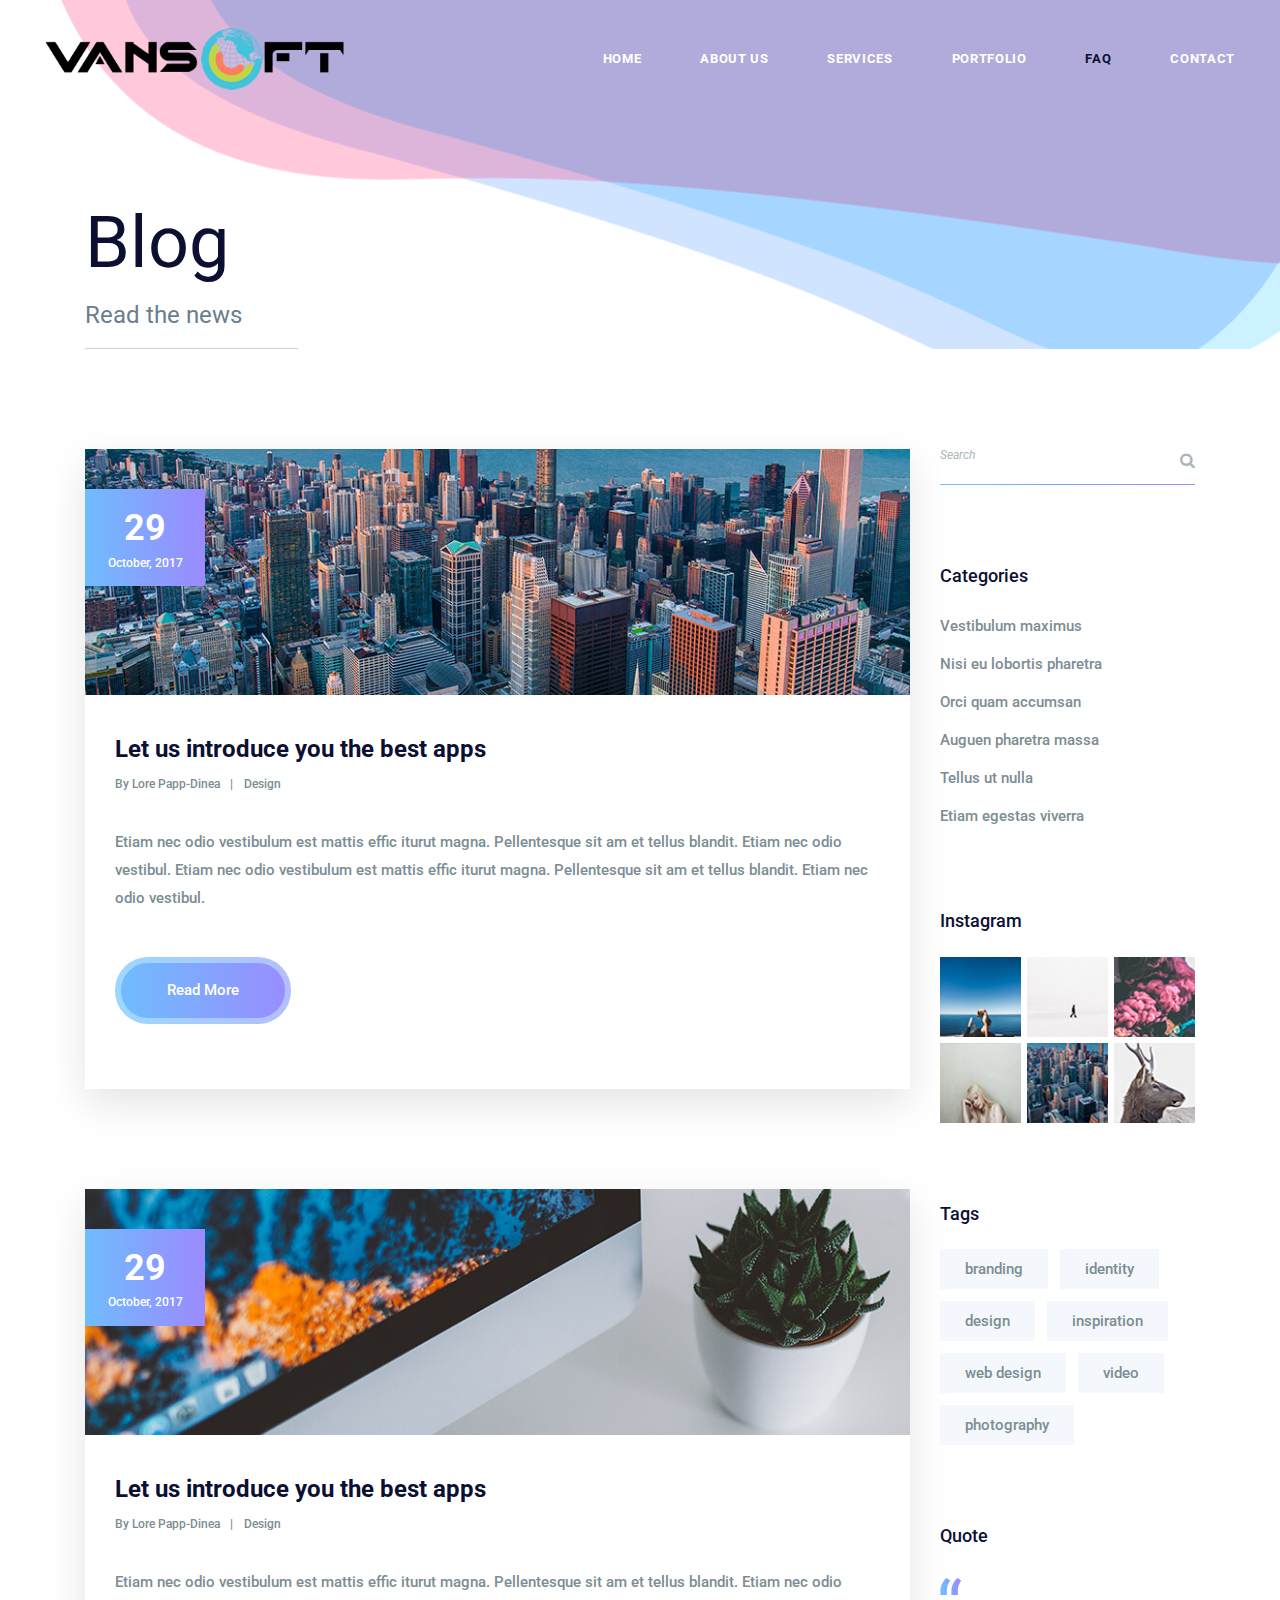
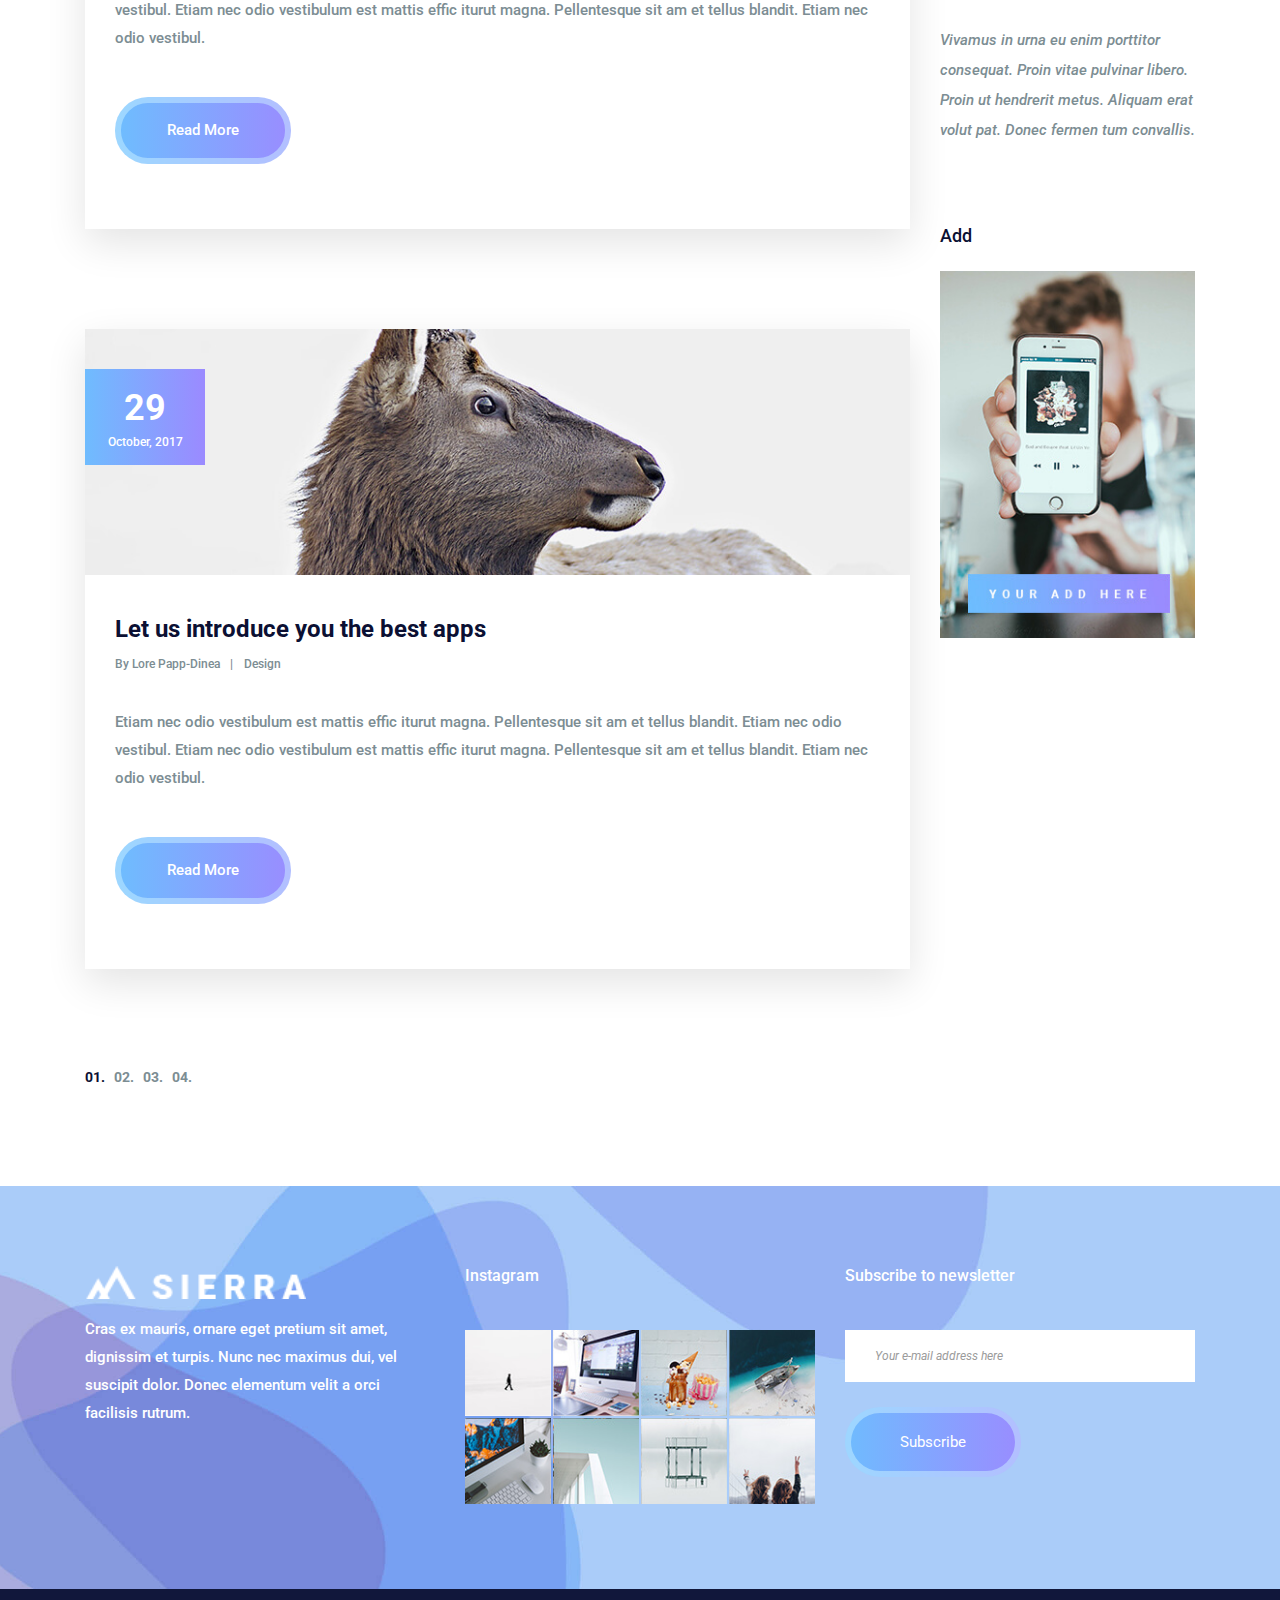
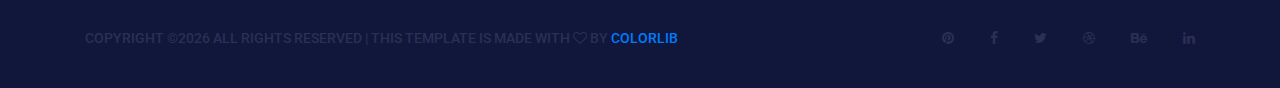
<file: blog-backup.html>
<!DOCTYPE html>
<html lang="en">
    <head>
        <meta charset="utf-8">
        <meta http-equiv="X-UA-Compatible" content="IE=edge">
        <meta name="viewport" content="width=device-width, initial-scale=1">
        
        <link rel="icon" href="img/fav-icon.png" type="image/x-icon" />
        <!-- The above 3 meta tags *must* come first in the head; any other head content must come *after* these tags -->
        <title>Vansoft Studio FAQ</title>

        <!-- Icon css link -->
        <link href="css/font-awesome.min.css" rel="stylesheet">
        <!-- Bootstrap -->
        <link href="css/bootstrap.min.css" rel="stylesheet">
        
        <!-- Rev slider css -->
        <link href="vendors/revolution/css/settings.css" rel="stylesheet">
        <link href="vendors/revolution/css/layers.css" rel="stylesheet">
        <link href="vendors/revolution/css/navigation.css" rel="stylesheet">
        
        <!-- Extra plugin css -->
        <link href="vendors/owl-carousel/owl.carousel.min.css" rel="stylesheet">
        <link href="vendors/magnify-popup/magnific-popup.css" rel="stylesheet">
        
        
        <link href="css/style.css" rel="stylesheet">
        <link href="css/responsive.css" rel="stylesheet">
        <link href="css/new.css" rel="stylesheet">

        <!-- HTML5 shim and Respond.js for IE8 support of HTML5 elements and media queries -->
        <!-- WARNING: Respond.js doesn't work if you view the page via file:// -->
        <!--[if lt IE 9]>
        <script src="https://oss.maxcdn.com/html5shiv/3.7.3/html5shiv.min.js"></script>
        <script src="https://oss.maxcdn.com/respond/1.4.2/respond.min.js"></script>
        <![endif]-->
    </head>
    <body>
        
        <!--================Header Menu Area =================-->
        <header class="main_menu_area">
            <nav class="navbar navbar-expand-lg navbar-light bg-light">
                <a class="navbar-brand" href="#"><img src="img/logo.png" alt=""></a>
                <button class="navbar-toggler" type="button" data-toggle="collapse" data-target="#navbarSupportedContent" aria-controls="navbarSupportedContent" aria-expanded="false" aria-label="Toggle navigation">
                    <span></span>
                    <span></span>
                    <span></span>
                </button>

                <div class="collapse navbar-collapse" id="navbarSupportedContent">
                    <ul class="navbar-nav">
                        <li class="nav-item"><a class="nav-link" href="index.html">Home</a></li>
                        <li class="nav-item"><a class="nav-link" href="about-us.html">About Us</a></li>
                        <li class="nav-item"><a class="nav-link" href="service.html">Services</a></li>
                        <li class="nav-item"><a class="nav-link" href="portfolio.html">Portfolio</a></li>
                        <li class="nav-item active"><a class="nav-link" href="blog.html">FAQ</a></li>
                        <li class="nav-item"><a class="nav-link" href="contact.html">Contact</a></li>
                    </ul>
                </div>
            </nav>
        </header>
        <!--================End Header Menu Area =================-->
        
        <!--================Banner Area =================-->
        <section class="banner_area">
            <div class="container">
                <div class="banner_inner_text">
                    <h2>Blog</h2>
                    <p>Read the news</p>
                </div>
            </div>
        </section>
        <!--================End Banner Area =================-->
        
        <!--================Blog Main Area =================-->
        <section class="blog_main_area p_100">
            <div class="container">
                <div class="row">
                    <div class="col-lg-9">
                        <div class="blog_main_inner">
                            <div class="blog_main_item">
                                <div class="blog_img">
                                    <img class="img-fluid" src="img/blog/blog-1.jpg" alt="">
                                    <div class="blog_date">
                                        <h4>29</h4>
                                        <h5>October, 2017</h5>
                                    </div>
                                </div>
                                <div class="blog_text">
                                    <a href="#"><h4>Let us introduce you the best apps</h4></a>
                                    <div class="blog_author">
                                        <a href="#">By Lore Papp-Dinea</a>
                                        <a href="#">Design</a>
                                    </div>
                                    <p>Etiam nec odio vestibulum est mattis effic iturut magna. Pellentesque sit am et tellus blandit. Etiam nec odio vestibul. Etiam nec odio vestibulum est mattis effic iturut magna. Pellentesque sit am et tellus blandit. Etiam nec odio vestibul. </p>
                                    <a class="more_btn" href="#">Read More</a>
                                </div>
                            </div>
                            <div class="blog_main_item">
                                <div class="blog_img">
                                    <img class="img-fluid" src="img/blog/blog-2.jpg" alt="">
                                    <div class="blog_date">
                                        <h4>29</h4>
                                        <h5>October, 2017</h5>
                                    </div>
                                </div>
                                <div class="blog_text">
                                    <a href="#"><h4>Let us introduce you the best apps</h4></a>
                                    <div class="blog_author">
                                        <a href="#">By Lore Papp-Dinea</a>
                                        <a href="#">Design</a>
                                    </div>
                                    <p>Etiam nec odio vestibulum est mattis effic iturut magna. Pellentesque sit am et tellus blandit. Etiam nec odio vestibul. Etiam nec odio vestibulum est mattis effic iturut magna. Pellentesque sit am et tellus blandit. Etiam nec odio vestibul. </p>
                                    <a class="more_btn" href="#">Read More</a>
                                </div>
                            </div>
                            <div class="blog_main_item">
                                <div class="blog_img">
                                    <img class="img-fluid" src="img/blog/blog-3.jpg" alt="">
                                    <div class="blog_date">
                                        <h4>29</h4>
                                        <h5>October, 2017</h5>
                                    </div>
                                </div>
                                <div class="blog_text">
                                    <a href="#"><h4>Let us introduce you the best apps</h4></a>
                                    <div class="blog_author">
                                        <a href="#">By Lore Papp-Dinea</a>
                                        <a href="#">Design</a>
                                    </div>
                                    <p>Etiam nec odio vestibulum est mattis effic iturut magna. Pellentesque sit am et tellus blandit. Etiam nec odio vestibul. Etiam nec odio vestibulum est mattis effic iturut magna. Pellentesque sit am et tellus blandit. Etiam nec odio vestibul. </p>
                                    <a class="more_btn" href="#">Read More</a>
                                </div>
                            </div>
                        </div>
                    </div>
                    <div class="col-lg-3">
                        <div class="blog_right_sidebar">
                            <aside class="r_widget search_widget">
                                <div class="input-group">
                                    <input type="text" class="form-control" placeholder="Search" aria-label="Search">
                                    <span class="input-group-btn">
                                        <button class="btn btn-secondary" type="button"><i class="fa fa-search"></i></button>
                                    </span>
                                </div>
                            </aside>
                            <aside class="r_widget categories_widget">
                                <div class="r_w_title">
                                    <h3>Categories</h3>
                                </div>
                                <ul>
                                    <li><a href="#">Vestibulum maximus</a></li>
                                    <li><a href="#">Nisi eu lobortis pharetra</a></li>
                                    <li><a href="#">Orci quam accumsan</a></li>
                                    <li><a href="#">Auguen pharetra massa</a></li>
                                    <li><a href="#">Tellus ut nulla</a></li>
                                    <li><a href="#"> Etiam egestas viverra </a></li>
                                </ul>
                            </aside>
                            <aside class="r_widget insta_widget">
                                <div class="r_w_title">
                                    <h3>Instagram</h3>
                                </div>
                                <ul>
                                    <li><a href="https://www.instagram.com/?hl=en">
                                        <img class="img-fluid" src="img/instagram/right-instagram/r-in-1.jpg" alt="">
                                    </a></li>
                                    <li><a href="https://www.instagram.com/?hl=en">
                                        <img class="img-fluid" src="img/instagram/right-instagram/r-in-2.jpg" alt="">
                                    </a></li>
                                    <li><a href="https://www.instagram.com/?hl=en">
                                        <img class="img-fluid" src="img/instagram/right-instagram/r-in-3.jpg" alt="">
                                    </a></li>
                                    <li><a href="https://www.instagram.com/?hl=en">
                                        <img class="img-fluid" src="img/instagram/right-instagram/r-in-4.jpg" alt="">
                                    </a></li>
                                    <li><a href="https://www.instagram.com/?hl=en">
                                        <img class="img-fluid" src="img/instagram/right-instagram/r-in-5.jpg" alt="">
                                    </a></li>
                                    <li><a href="https://www.instagram.com/?hl=en">
                                        <img class="img-fluid" src="img/instagram/right-instagram/r-in-6.jpg" alt="">
                                    </a></li>
                                </ul>
                            </aside>
                            <aside class="r_widget tag_widget">
                                <div class="r_w_title">
                                    <h3>Tags</h3>
                                </div>
                                <ul>
                                    <li><a href="#">branding</a></li>
                                    <li><a href="#">identity</a></li>
                                    <li><a href="#">design</a></li>
                                    <li><a href="#">inspiration</a></li>
                                    <li><a href="#">web design</a></li>
                                    <li><a href="#">video</a></li>
                                    <li><a href="#">photography</a></li>
                                </ul>
                            </aside>
                            <aside class="r_widget quote_widget">
                                <div class="r_w_title">
                                    <h3>Quote</h3>
                                </div>
                                <img src="img/icon/quote-icon.png" alt="">
                                <p>Vivamus in urna eu enim porttitor consequat. Proin vitae pulvinar libero. Proin ut hendrerit metus. Aliquam erat volut pat. Donec fermen tum convallis.</p>
                            </aside>
                            <aside class="r_widget add_widget">
                                <div class="r_w_title">
                                    <h3>Add</h3>
                                </div>
                                <img class="img-fluid" src="img/add.jpg" alt="">
                            </aside>
                        </div>
                    </div>
                </div>
                <nav aria-label="Page navigation example" class="pagination_area">
                    <ul class="pagination">
                        <li class="page-item active"><a class="page-link" href="#">01.</a></li>
                        <li class="page-item"><a class="page-link" href="#">02.</a></li>
                        <li class="page-item"><a class="page-link" href="#">03.</a></li>
                        <li class="page-item"><a class="page-link" href="#">04.</a></li>
                    </ul>
                </nav>
            </div>
        </section>
        <!--================End Blog Main Area =================-->
        
        <!--================Footer Area =================-->
        <footer class="footr_area">
            <div class="footer_widget_area">
                <div class="container">
                    <div class="row footer_widget_inner">
                        <div class="col-lg-4 col-sm-6">
                            <aside class="f_widget f_about_widget">
                                <img src="img/footer-logo.png" alt="">
                                <p>Cras ex mauris, ornare eget pretium sit amet, dignissim et turpis. Nunc nec maximus dui, vel suscipit dolor. Donec elementum velit a orci facilisis rutrum.</p>
                            </aside>
                        </div>
                        <div class="col-lg-4 col-sm-6">
                            <aside class="f_widget f_insta_widget">
                                <div class="f_title">
                                    <h3>Instagram</h3>
                                </div>
                                <ul>
                                    <li><a href="#"><img src="img/instagram/ins-1.jpg" alt=""></a></li>
                                    <li><a href="#"><img src="img/instagram/ins-2.jpg" alt=""></a></li>
                                    <li><a href="#"><img src="img/instagram/ins-3.jpg" alt=""></a></li>
                                    <li><a href="#"><img src="img/instagram/ins-4.jpg" alt=""></a></li>
                                    <li><a href="#"><img src="img/instagram/ins-5.jpg" alt=""></a></li>
                                    <li><a href="#"><img src="img/instagram/ins-6.jpg" alt=""></a></li>
                                    <li><a href="#"><img src="img/instagram/ins-7.jpg" alt=""></a></li>
                                    <li><a href="#"><img src="img/instagram/ins-8.jpg" alt=""></a></li>
                                </ul>
                            </aside>
                        </div>
                        <div class="col-lg-4 col-sm-6">
                            <aside class="f_widget f_subs_widget">
                                <div class="f_title">
                                    <h3>Subscribe to newsletter</h3>
                                </div>
                                <div class="input-group">
                                    <input type="text" class="form-control" placeholder="Your e-mail address here" aria-label="Your e-mail address here">
                                    <span class="input-group-btn">
                                        <button class="btn btn-secondary submit_btn" type="button">Subscribe</button>
                                    </span>
                                </div>
                            </aside>
                        </div>
                    </div>
                </div>
            </div>
            <div class="footer_copyright">
                <div class="container">
                    <div class="float-sm-left">
                        <h5><!-- Link back to Colorlib can't be removed. Template is licensed under CC BY 3.0. -->
Copyright &copy;<script>document.write(new Date().getFullYear());</script> All rights reserved | This template is made with <i class="fa fa-heart-o" aria-hidden="true"></i> by <a href="https://colorlib.com" target="_blank">Colorlib</a>
<!-- Link back to Colorlib can't be removed. Template is licensed under CC BY 3.0. --></h5>
                    </div>
                    <div class="float-sm-right">
                        <ul>
                            <li><a href="#"><i class="fa fa-pinterest"></i></a></li>
                            <li><a href="#"><i class="fa fa-facebook"></i></a></li>
                            <li><a href="#"><i class="fa fa-twitter"></i></a></li>
                            <li><a href="#"><i class="fa fa-dribbble"></i></a></li>
                            <li><a href="#"><i class="fa fa-behance"></i></a></li>
                            <li><a href="#"><i class="fa fa-linkedin"></i></a></li>
                        </ul>
                    </div>
                </div>
            </div>
        </footer>
        <!--================End Footer Area =================-->
        
        
        
        
        <!-- jQuery (necessary for Bootstrap's JavaScript plugins) -->
        <script src="js/jquery-3.2.1.min.js"></script>
        <!-- Include all compiled plugins (below), or include individual files as needed -->
        <script src="js/popper.min.js"></script>
        <script src="js/bootstrap.min.js"></script>
        <!-- Rev slider js -->
        <script src="vendors/revolution/js/jquery.themepunch.tools.min.js"></script>
        <script src="vendors/revolution/js/jquery.themepunch.revolution.min.js"></script>
        <script src="vendors/revolution/js/extensions/revolution.extension.actions.min.js"></script>
        <script src="vendors/revolution/js/extensions/revolution.extension.video.min.js"></script>
        <script src="vendors/revolution/js/extensions/revolution.extension.slideanims.min.js"></script>
        <script src="vendors/revolution/js/extensions/revolution.extension.layeranimation.min.js"></script>
        <script src="vendors/revolution/js/extensions/revolution.extension.navigation.min.js"></script>
        <script src="vendors/revolution/js/extensions/revolution.extension.slideanims.min.js"></script>
        <!-- Extra plugin css -->
        <script src="vendors/counterup/jquery.waypoints.min.js"></script>
        <script src="vendors/counterup/jquery.counterup.min.js"></script> 
        <script src="vendors/counterup/apear.js"></script>
        <script src="vendors/counterup/countto.js"></script>
        <script src="vendors/owl-carousel/owl.carousel.min.js"></script>
        <script src="vendors/magnify-popup/jquery.magnific-popup.min.js"></script>
        <script src="js/smoothscroll.js"></script>
        <script src="vendors/circle-bar/circle-progress.min.js"></script>
        <script src="vendors/circle-bar/plugins.js"></script>
        <script src="vendors/isotope/imagesloaded.pkgd.min.js"></script>
        <script src="vendors/isotope/isotope.pkgd.min.js"></script>
        
        <script src="js/circle-active.js"></script>
        <script src="js/theme.js"></script>
    </body>
</html>
</file>
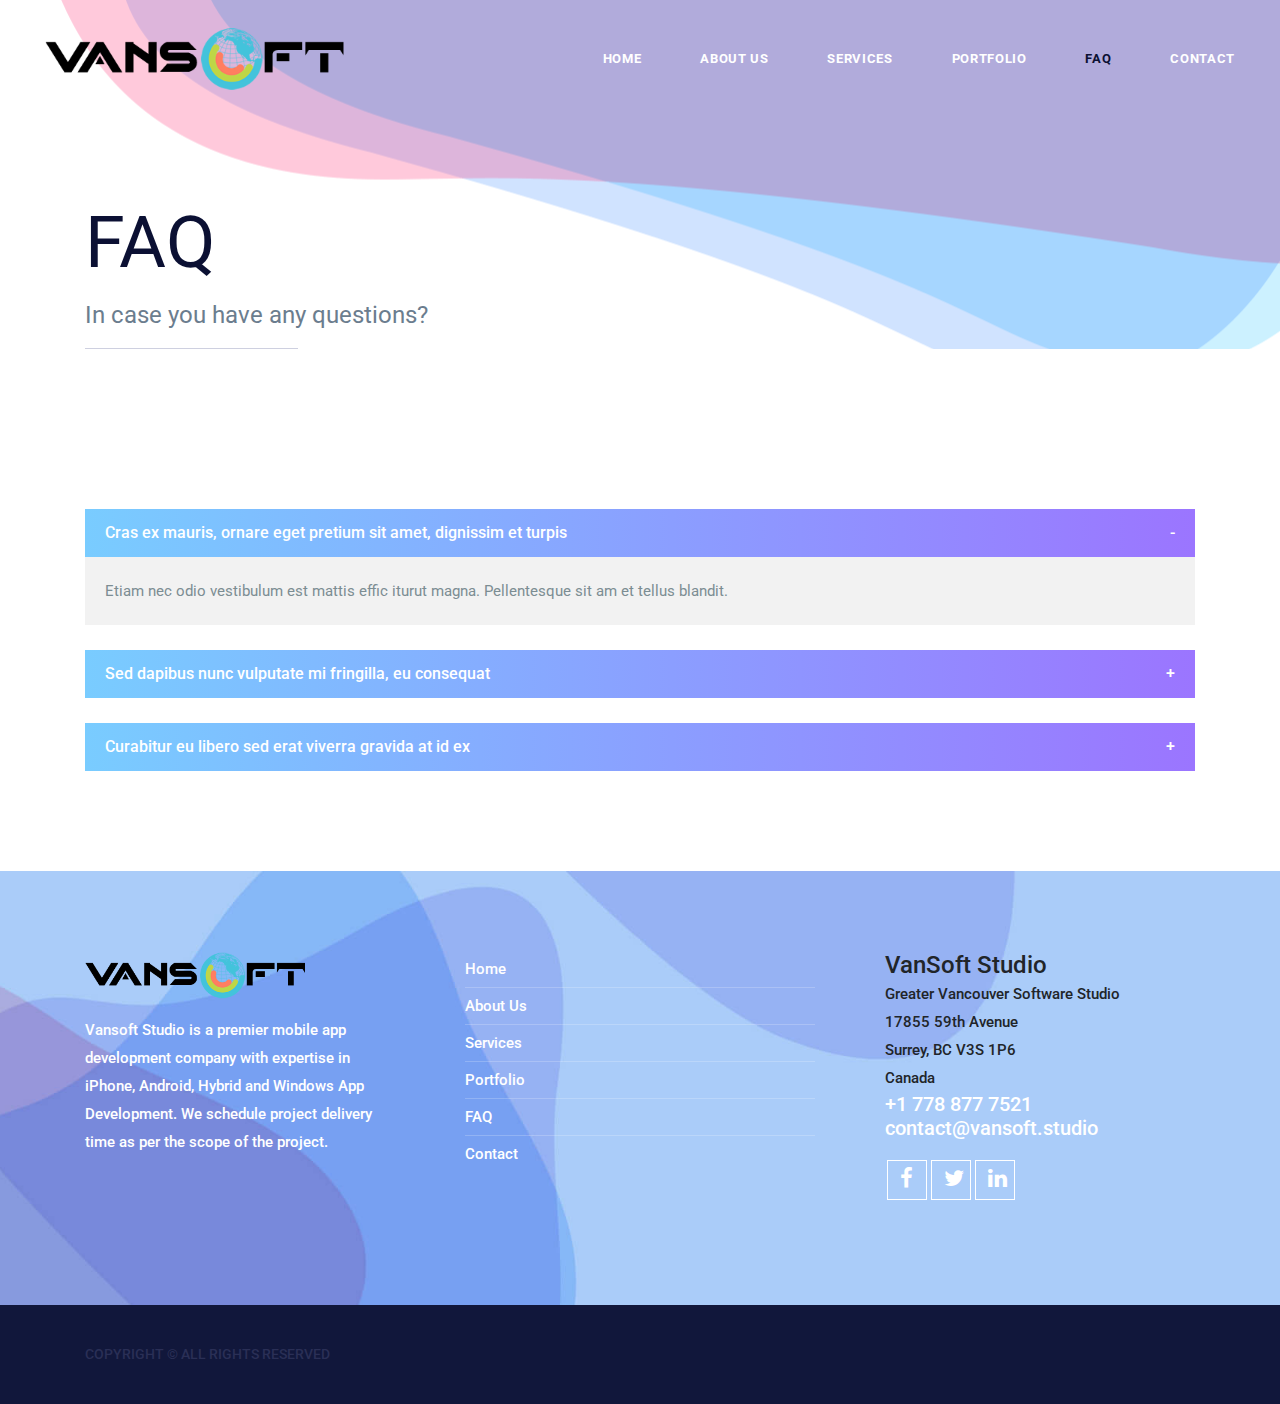
<file: blog.html>
<!DOCTYPE html>
<html lang="en">
    <head>
        <meta charset="utf-8">
        <meta http-equiv="X-UA-Compatible" content="IE=edge">
        <meta name="viewport" content="width=device-width, initial-scale=1">
        
        <link rel="icon" href="img/fav-icon.png" type="image/x-icon" />
        <!-- The above 3 meta tags *must* come first in the head; any other head content must come *after* these tags -->
        <title>Vansoft | Blog</title>

        <!-- Icon css link -->
        <link href="css/font-awesome.min.css" rel="stylesheet">
        <!-- Bootstrap -->
        <link href="css/bootstrap.min.css" rel="stylesheet">
        
        <!-- Rev slider css -->
        <link href="vendors/revolution/css/settings.css" rel="stylesheet">
        <link href="vendors/revolution/css/layers.css" rel="stylesheet">
        <link href="vendors/revolution/css/navigation.css" rel="stylesheet">
        
        <!-- Extra plugin css -->
        <link href="vendors/owl-carousel/owl.carousel.min.css" rel="stylesheet">
        <link href="vendors/magnify-popup/magnific-popup.css" rel="stylesheet">
        
        
        <link href="css/style.css" rel="stylesheet">
        <link href="css/responsive.css" rel="stylesheet">
        <link href="css/new.css" rel="stylesheet">

        <!-- HTML5 shim and Respond.js for IE8 support of HTML5 elements and media queries -->
        <!-- WARNING: Respond.js doesn't work if you view the page via file:// -->
        <!--[if lt IE 9]>
        <script src="https://oss.maxcdn.com/html5shiv/3.7.3/html5shiv.min.js"></script>
        <script src="https://oss.maxcdn.com/respond/1.4.2/respond.min.js"></script>
        <![endif]-->
    </head>
    <body>
        
        <!--================Header Menu Area =================-->
        <header class="main_menu_area">
            <nav class="navbar navbar-expand-lg navbar-light bg-light">
                <a class="navbar-brand" href="#"><img src="img/logo.png" alt=""></a>
                <button class="navbar-toggler" type="button" data-toggle="collapse" data-target="#navbarSupportedContent" aria-controls="navbarSupportedContent" aria-expanded="false" aria-label="Toggle navigation">
                    <span></span>
                    <span></span>
                    <span></span>
                </button>

                <div class="collapse navbar-collapse" id="navbarSupportedContent">
                    <ul class="navbar-nav">
                        <li class="nav-item"><a class="nav-link" href="index.html">Home</a></li>
                        <li class="nav-item"><a class="nav-link" href="about-us.html">About Us</a></li>
                        <li class="nav-item"><a class="nav-link" href="service.html">Services</a></li>
                        <li class="nav-item"><a class="nav-link" href="portfolio.html">Portfolio</a></li>
                        <li class="nav-item active"><a class="nav-link" href="blog.html">FAQ</a></li>
                        <li class="nav-item"><a class="nav-link" href="contact.html">Contact</a></li>
                    </ul>
                </div>
            </nav>
        </header>
        <!--================End Header Menu Area =================-->
        
        <!--================Banner Area =================-->
        <section class="banner_area">
            <div class="container">
                <div class="banner_inner_text">
                    <h2>FAQ</h2>
                    <p>In case you have any questions? </p>
                </div>
            </div>
        </section>
        <!--================End Banner Area =================-->
        
        <!--================Blog Main Area =================-->
        <section class="blog_main_area p_100">
            <div class="container">
                <div class="row">
                    <div class="col-lg-12">
                        <div class="blog_main_inner">
<div id="accordion" role="tablist" class="solution_collaps">
                                <div class="card">
                                    <div class="card-header" role="tab" id="headingOne">
                                        <h5 class="mb-0">
                                            <a data-toggle="collapse" href="#collapseOne" aria-expanded="true" aria-controls="collapseOne">
                                            Cras ex mauris, ornare eget pretium sit amet, dignissim et turpis
                                            <i class="minus">-</i>
                                            <i class="plus">+</i>
                                            </a>
                                        </h5>
                                    </div>

                                    <div id="collapseOne" class="collapse show" role="tabpanel" aria-labelledby="headingOne" data-parent="#accordion">
                                        <div class="card-body">
                                            <p>Etiam nec odio vestibulum est mattis effic iturut magna. Pellentesque sit am et tellus blandit. </p>
                                        </div>
                                    </div>
                                </div>
                                <div class="card">
                                    <div class="card-header" role="tab" id="headingTwo">
                                        <h5 class="mb-0">
                                            <a class="collapsed" data-toggle="collapse" href="#collapseTwo" aria-expanded="false" aria-controls="collapseTwo">
                                            Sed dapibus nunc vulputate mi fringilla, eu consequat
                                            <i class="minus">-</i>
                                            <i class="plus">+</i>
                                            </a>
                                        </h5>
                                    </div>
                                    <div id="collapseTwo" class="collapse" role="tabpanel" aria-labelledby="headingTwo" data-parent="#accordion">
                                        <div class="card-body">
                                            <p>Etiam nec odio vestibulum est mattis effic iturut magna. Pellentesque sit am et tellus blandit. </p>
                                        </div>
                                    </div>
                                </div>
                                <div class="card">
                                    <div class="card-header" role="tab" id="headingThree">
                                        <h5 class="mb-0">
                                            <a class="collapsed" data-toggle="collapse" href="#collapseThree" aria-expanded="false" aria-controls="collapseThree">
                                            Curabitur eu libero sed erat viverra gravida at id ex
                                            <i class="minus">-</i>
                                            <i class="plus">+</i>
                                            </a>
                                        </h5>
                                    </div>
                                    <div id="collapseThree" class="collapse" role="tabpanel" aria-labelledby="headingThree" data-parent="#accordion">
                                        <div class="card-body">
                                            <p>Etiam nec odio vestibulum est mattis effic iturut magna. Pellentesque sit am et tellus blandit. </p>
                                        </div>
                                    </div>
                                </div>
                            </div>                            


                        </div>
                    </div>
                </div>

            </div>
        </section>
        <!--================End Blog Main Area =================-->
        
        <!--================Footer Area =================-->
<footer class="footr_area">
    <div class="footer_widget_area">
        <div class="container">
            <div class="row footer_widget_inner">
                <div class="col-lg-4 col-sm-6">
                    <aside class="f_widget f_about_widget">
                        <img src="img/logo.png" alt="">
                        <p>Vansoft Studio is a premier mobile app development company with expertise in iPhone, Android, Hybrid and Windows App Development. We schedule project delivery time as per the scope of the project.</p>
                    </aside>
                </div>
                <div class="col-lg-4 col-sm-6">
                    <ul class="footer-links">
                        <li><a href="#">Home</a>
                        </li>
                        <li><a href="#">About Us</a>
                        </li>
                        <li><a href="#">Services</a>
                        </li>
                        <li><a href="#">Portfolio</a>
                        </li>
                        <li><a href="#">FAQ</a>
                        </li>
                        <li><a href="#">Contact</a>
                        </li>
                    </ul>
                </div>
                <div class="col-lg-4 col-sm-6">
                    <div class="cnt-wrap">
                        <h4>VanSoft Studio</h4>
                        <p>Greater Vancouver Software Studio</p>
                        <p>17855 59th Avenue </p>
                        <p>Surrey, BC V3S 1P6<br />Canada</p>
                        <h5><a href="#">+1 778 877 7521</a> <a href="#">contact@vansoft.studio</a></h5>
                        <div class="ftr-icons"><a href="#"><i class="fa fa-facebook"></i></a><a href="#"><i class="fa fa-twitter"></i></a><a href="#"><i class="fa fa-linkedin"></i></a>
                        </div>
                    </div>
                </div>
            </div>
        </div>
    </div>
    <div class="footer_copyright">
        <div class="container">
            <div class="float-sm-left">
                <h5>Copyright &copy; All rights reserved </h5>
            </div>
        </div>
    </div>
</footer>
        <!--================End Footer Area =================-->
        
        
        
        
        <!-- jQuery (necessary for Bootstrap's JavaScript plugins) -->
        <script src="js/jquery-3.2.1.min.js"></script>
        <!-- Include all compiled plugins (below), or include individual files as needed -->
        <script src="js/popper.min.js"></script>
        <script src="js/bootstrap.min.js"></script>
        <!-- Rev slider js -->
        <script src="vendors/revolution/js/jquery.themepunch.tools.min.js"></script>
        <script src="vendors/revolution/js/jquery.themepunch.revolution.min.js"></script>
        <script src="vendors/revolution/js/extensions/revolution.extension.actions.min.js"></script>
        <script src="vendors/revolution/js/extensions/revolution.extension.video.min.js"></script>
        <script src="vendors/revolution/js/extensions/revolution.extension.slideanims.min.js"></script>
        <script src="vendors/revolution/js/extensions/revolution.extension.layeranimation.min.js"></script>
        <script src="vendors/revolution/js/extensions/revolution.extension.navigation.min.js"></script>
        <script src="vendors/revolution/js/extensions/revolution.extension.slideanims.min.js"></script>
        <!-- Extra plugin css -->
        <script src="vendors/counterup/jquery.waypoints.min.js"></script>
        <script src="vendors/counterup/jquery.counterup.min.js"></script> 
        <script src="vendors/counterup/apear.js"></script>
        <script src="vendors/counterup/countto.js"></script>
        <script src="vendors/owl-carousel/owl.carousel.min.js"></script>
        <script src="vendors/magnify-popup/jquery.magnific-popup.min.js"></script>
        <script src="js/smoothscroll.js"></script>
        <script src="vendors/circle-bar/circle-progress.min.js"></script>
        <script src="vendors/circle-bar/plugins.js"></script>
        <script src="vendors/isotope/imagesloaded.pkgd.min.js"></script>
        <script src="vendors/isotope/isotope.pkgd.min.js"></script>
        
        <script src="js/circle-active.js"></script>
        <script src="js/theme.js"></script>
    </body>
</html>
</file>
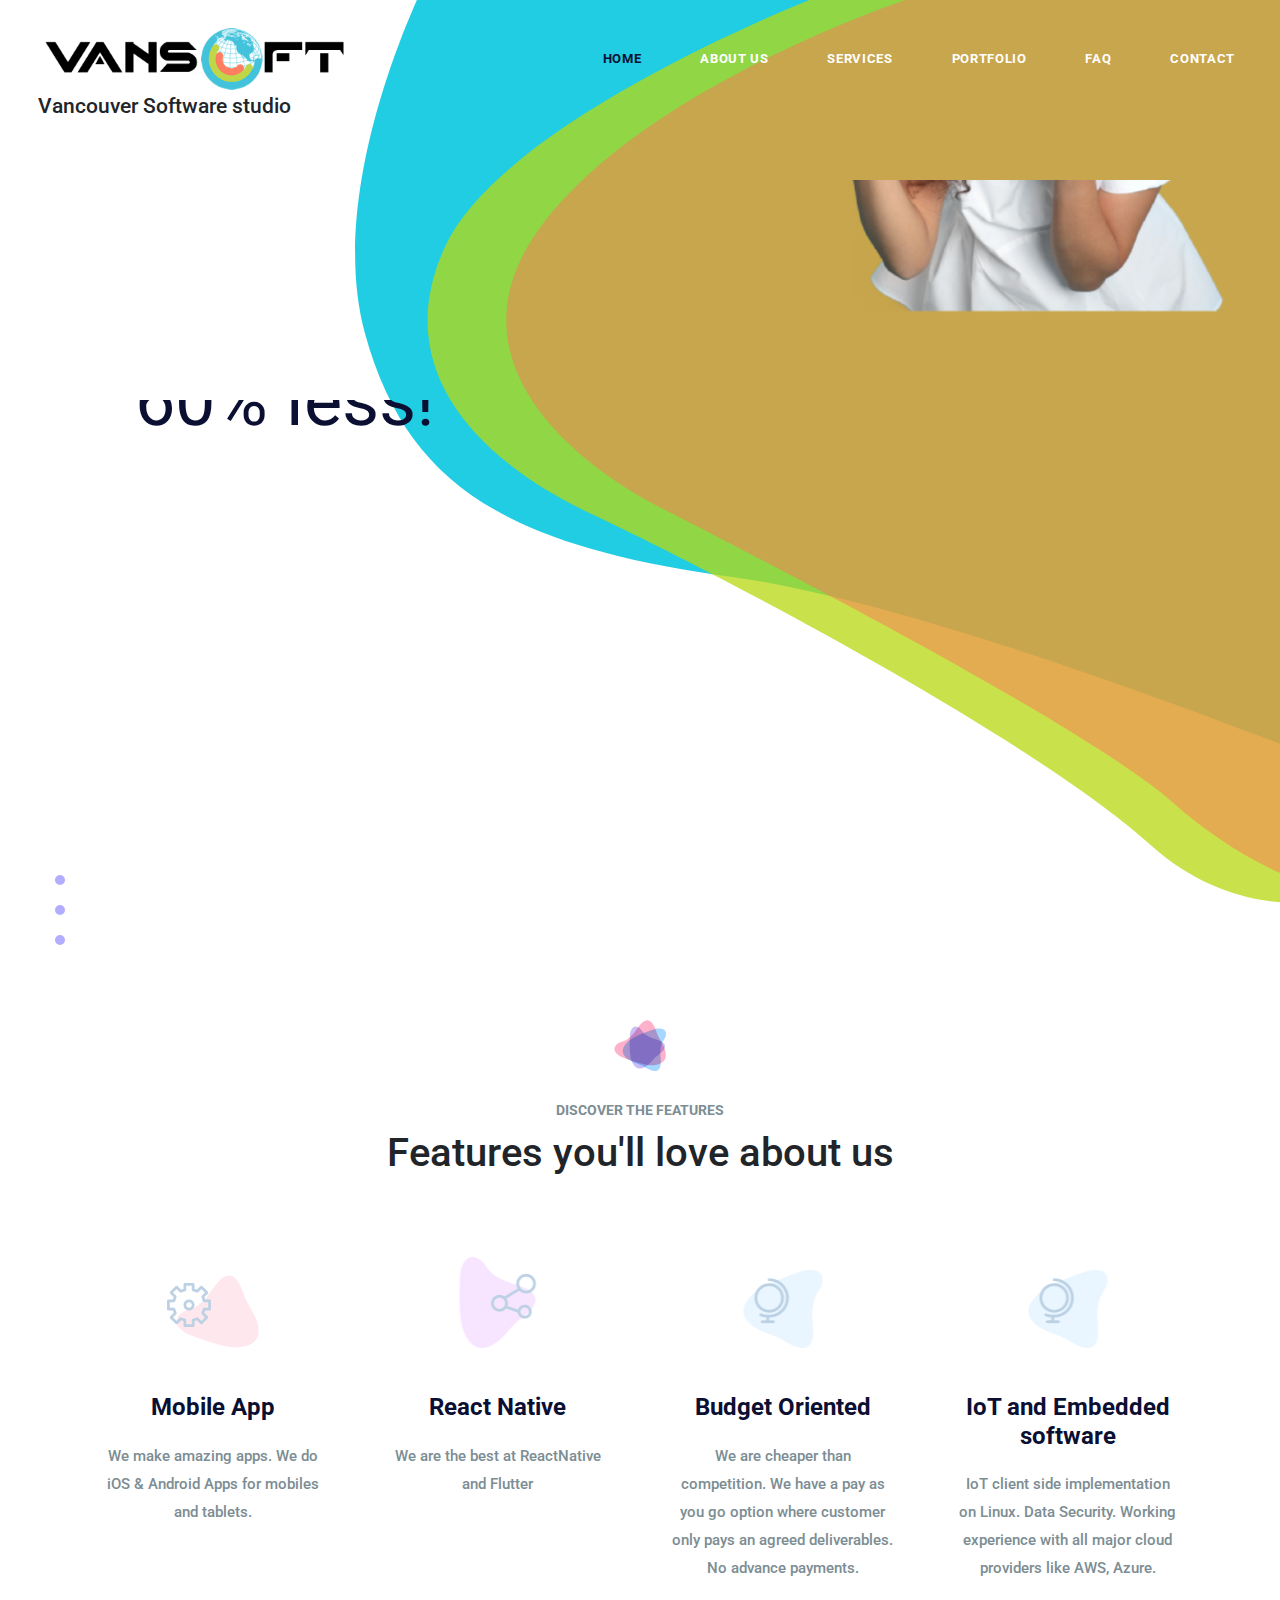
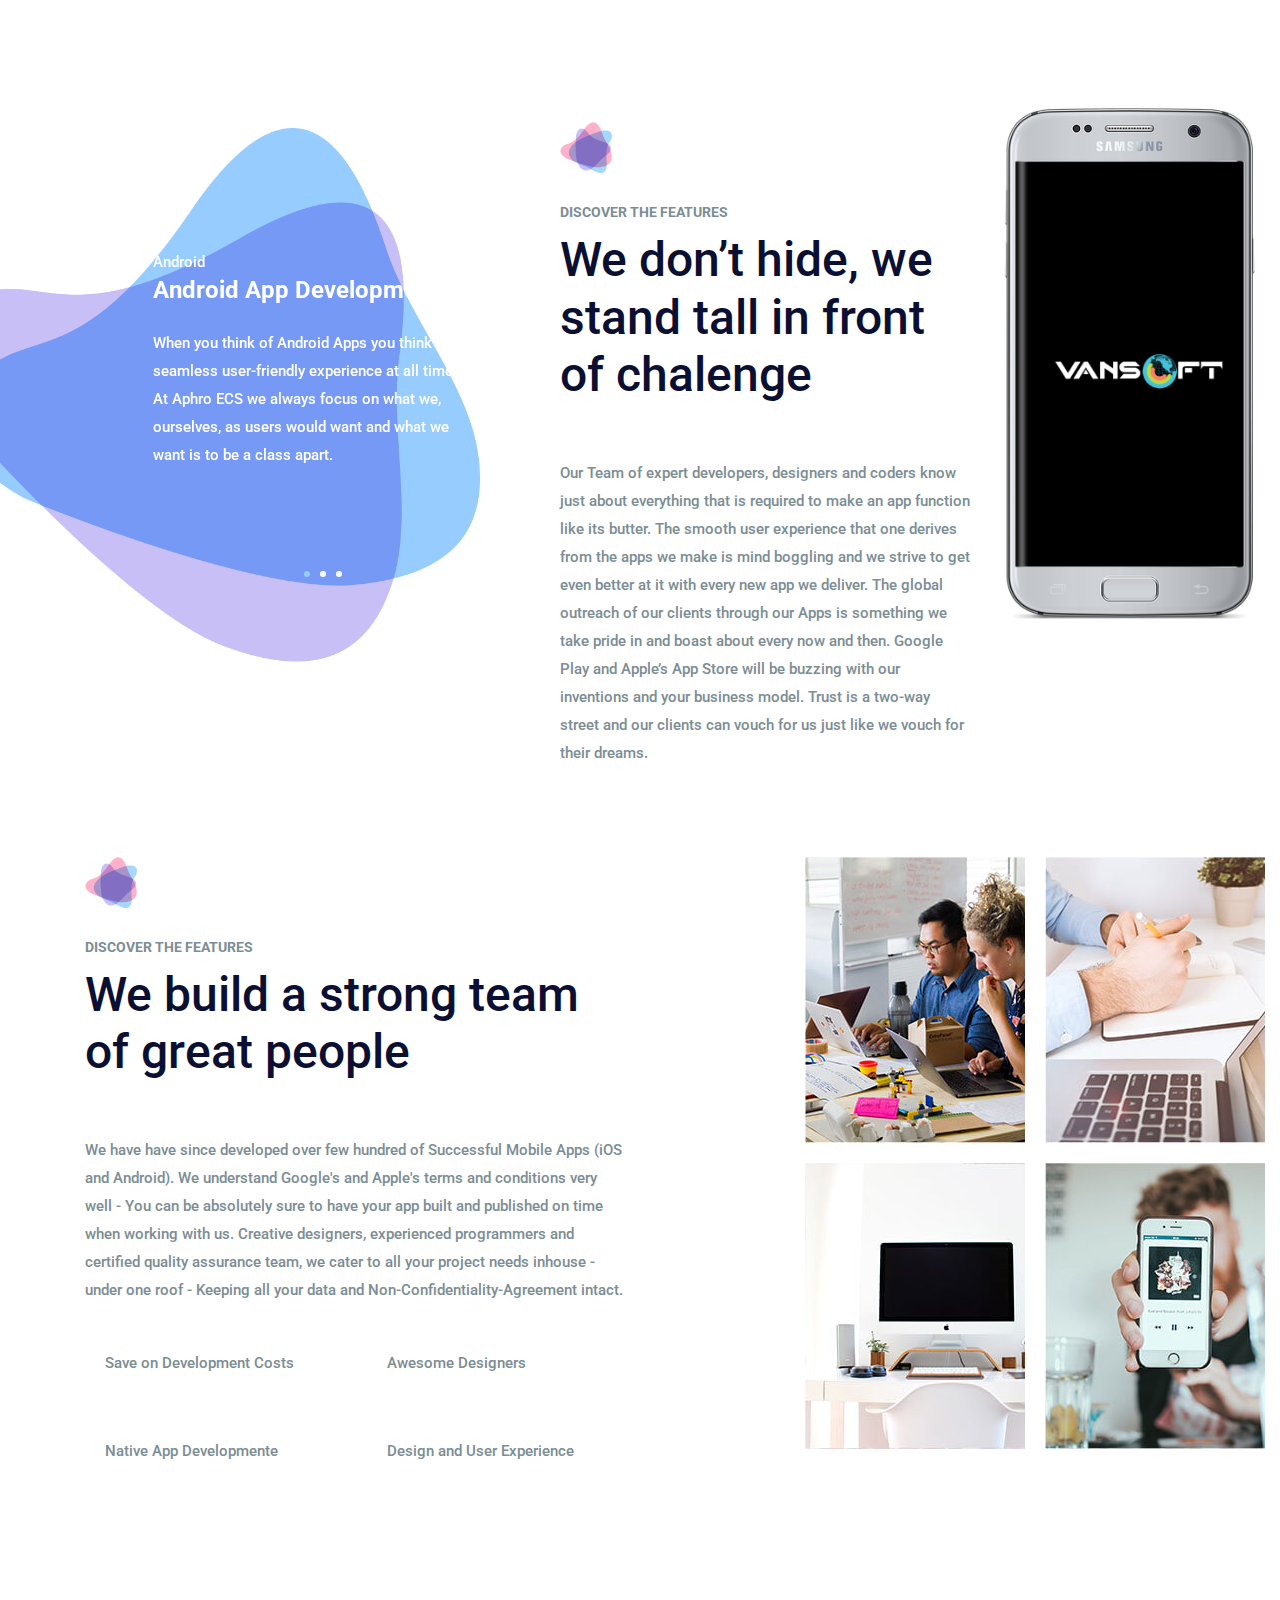
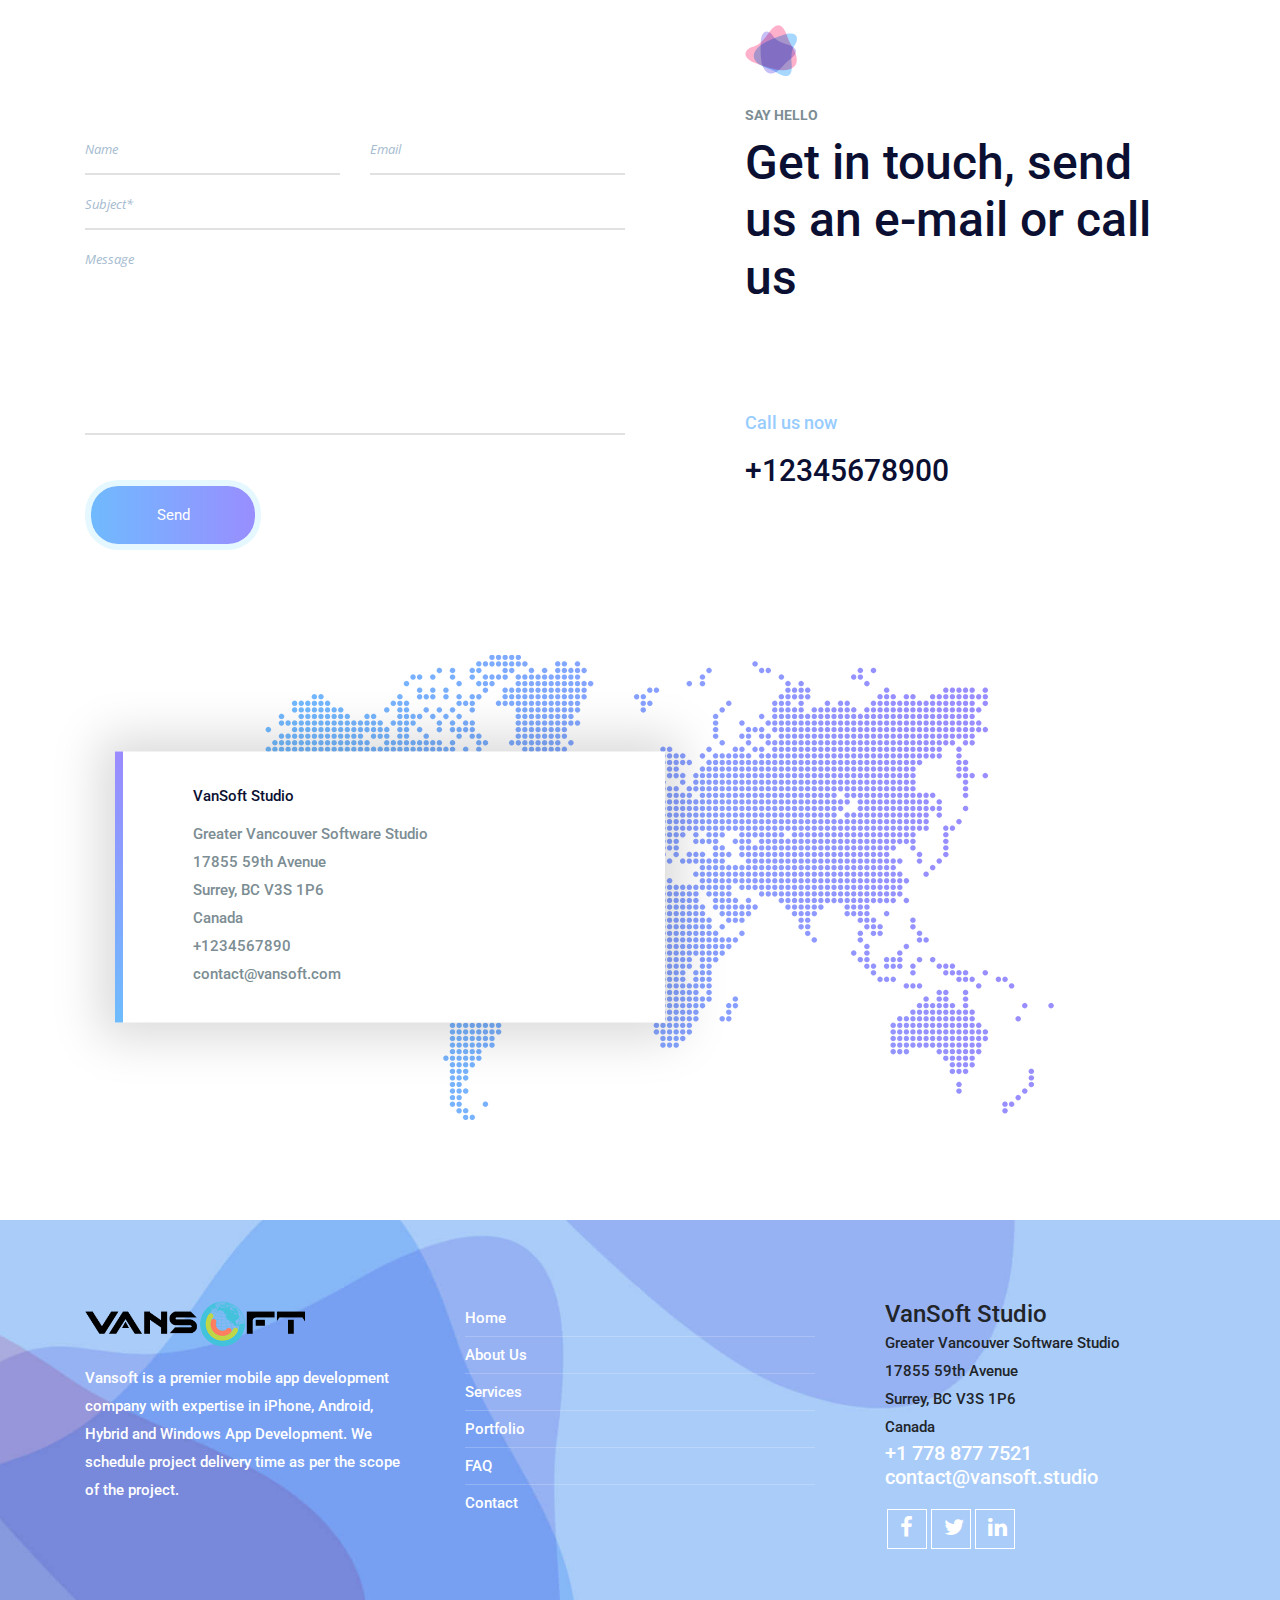
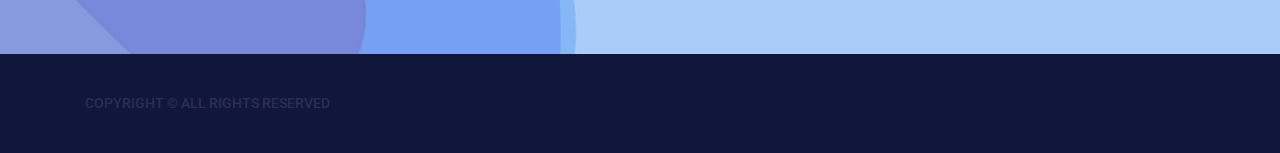
<file: index-bc.html>
<!DOCTYPE html>
<html lang="en">
    <head>
        <meta charset="utf-8">
        <meta http-equiv="X-UA-Compatible" content="IE=edge">
        <meta name="viewport" content="width=device-width, initial-scale=1">
        
        <link rel="icon" href="img/fav-icon.png" type="image/x-icon" />
        <!-- The above 3 meta tags *must* come first in the head; any other head content must come *after* these tags -->
        <title>Vansoft | Home</title>

        <!-- Icon css link -->
        <link href="css/font-awesome.min.css" rel="stylesheet">
        <!-- Bootstrap -->
        <link href="css/bootstrap.min.css" rel="stylesheet">
        
        <!-- Rev slider css -->
        <link href="vendors/revolution/css/settings.css" rel="stylesheet">
        <link href="vendors/revolution/css/layers.css" rel="stylesheet">
        <link href="vendors/revolution/css/navigation.css" rel="stylesheet">
        
        <!-- Extra plugin css -->
        <link href="vendors/owl-carousel/owl.carousel.min.css" rel="stylesheet">
        
        <link href="css/style.css" rel="stylesheet">
        <link href="css/responsive.css" rel="stylesheet">
        <link href="css/new.css" rel="stylesheet">

        <!-- HTML5 shim and Respond.js for IE8 support of HTML5 elements and media queries -->
        <!-- WARNING: Respond.js doesn't work if you view the page via file:// -->
        <!--[if lt IE 9]>
        <script src="https://oss.maxcdn.com/html5shiv/3.7.3/html5shiv.min.js"></script>
        <script src="https://oss.maxcdn.com/respond/1.4.2/respond.min.js"></script>
        <![endif]-->
    </head>
    <body>
        
        <!--================Header Menu Area =================-->
        <header class="main_menu_area">
            <nav class="navbar navbar-expand-lg navbar-light bg-light">
                <a class="navbar-brand" href="#"><img src="img/logo.png" alt=""></a>
                <button class="navbar-toggler" type="button" data-toggle="collapse" data-target="#navbarSupportedContent" aria-controls="navbarSupportedContent" aria-expanded="false" aria-label="Toggle navigation">
                    <span></span>
                    <span></span>
                    <span></span>
                </button>

                <div class="collapse navbar-collapse" id="navbarSupportedContent">
                    <ul class="navbar-nav">
                        <li class="nav-item active"><a class="nav-link" href="index.html">Home</a></li>
                        <li class="nav-item"><a class="nav-link" href="about-us.html">About Us</a></li>
                        <li class="nav-item"><a class="nav-link" href="service.html">Services</a></li>
                        <li class="nav-item"><a class="nav-link" href="portfolio.html">Portfolio</a></li>
                        <li class="nav-item"><a class="nav-link" href="blog.html">FAQ</a></li>
                        <li class="nav-item"><a class="nav-link" href="contact.html">Contact</a></li>
                    </ul>
                </div>
            </nav>
        </header>
        <!--================End Header Menu Area =================-->
        
<div class="vans-wrap"><div class="sub-container">Vancouver Software studio</div></div>
        <!--================Slider Area =================-->
        <section class="main_slider_area">
            <div id="main_slider" class="rev_slider" data-version="5.3.1.6">
                <ul>
                    <li data-index="rs-1587" data-transition="fade" data-slotamount="default" data-hideafterloop="0" data-hideslideonmobile="off"  data-easein="default" data-easeout="default" data-masterspeed="300" data-rotate="0"  data-saveperformance="off"  data-title="Creative" data-param1="01" data-param2="" data-param3="" data-param4="" data-param5="" data-param6="" data-param7="" data-param8="" data-param9="" data-param10="" data-description="">
                        <!-- LAYER NR. 1 -->
                        <div class="slider_text_box">
                            <div class="tp-caption tp-resizeme first_text" 
                            data-x="['left','left','left','left','15','center']" 
                            data-hoffset="['0','80','80','0']" 
                            data-y="['top','top','top','top']" 
                            data-voffset="['400','400','400','250','180','180']" 
                            data-fontsize="['72','72','72','50','50','30']"
                            data-lineheight="['82','82','82','62','62','42']"
                            data-width="['none']"
                            data-height="none"
                            data-whitespace="nowrape"
                            data-type="text" 
                            data-responsive_offset="on" 
                            data-frames="[{&quot;delay&quot;:10,&quot;speed&quot;:1500,&quot;frame&quot;:&quot;0&quot;,&quot;from&quot;:&quot;y:[-100%];z:0;rX:0deg;rY:0;rZ:0;sX:1;sY:1;skX:0;skY:0;&quot;,&quot;mask&quot;:&quot;x:0px;y:0px;s:inherit;e:inherit;&quot;,&quot;to&quot;:&quot;o:1;&quot;,&quot;ease&quot;:&quot;Power2.easeInOut&quot;},{&quot;delay&quot;:&quot;wait&quot;,&quot;speed&quot;:1500,&quot;frame&quot;:&quot;999&quot;,&quot;to&quot;:&quot;y:[175%];&quot;,&quot;mask&quot;:&quot;x:inherit;y:inherit;s:inherit;e:inherit;&quot;,&quot;ease&quot;:&quot;Power2.easeInOut&quot;}]"
                            data-textAlign="['left','left','left','left','left','center']">Build Apps for<br />60% less!</div>
                            
                            <div class="tp-caption tp-resizeme secand_text" 
                                data-x="['left','left','left','left','15','center']" 
                                data-hoffset="['0','80','80','0']" 
                                data-y="['top','top','top','top']" 
                                data-voffset="['575','575','575','400','320','300']"  
                                data-fontsize="['24','24','24','18','16','16']"
                                data-lineheight="['36','36','36','26','26','26']"
                                data-width="['none','none','none','none','none']"
                                data-height="none"
                                data-whitespace="nowrape"
                                data-type="text" 
                                data-responsive_offset="on"
                                data-transform_idle="o:1;"
                                data-frames="[{&quot;delay&quot;:10,&quot;speed&quot;:1500,&quot;frame&quot;:&quot;0&quot;,&quot;from&quot;:&quot;y:[100%];z:0;rX:0deg;rY:0;rZ:0;sX:1;sY:1;skX:0;skY:0;opacity:0;&quot;,&quot;mask&quot;:&quot;x:0px;y:[100%];s:inherit;e:inherit;&quot;,&quot;to&quot;:&quot;o:1;&quot;,&quot;ease&quot;:&quot;Power2.easeInOut&quot;},{&quot;delay&quot;:&quot;wait&quot;,&quot;speed&quot;:1500,&quot;frame&quot;:&quot;999&quot;,&quot;to&quot;:&quot;y:[175%];&quot;,&quot;mask&quot;:&quot;x:inherit;y:inherit;s:inherit;e:inherit;&quot;,&quot;ease&quot;:&quot;Power2.easeInOut&quot;}]"
                                data-textAlign="['left','left','left','left','left','center']">Do not pay a penny in advance!
                            </div>
                            
                            
                            <div class="tp-caption tp-resizeme single_img" 
                            data-x="['right','right','right','right','right','right']" 
                            data-hoffset="['0','0','0','0']" 
                            data-y="['top','top','top','top']" 
                            data-voffset="['180','180','180','180','0']" 
                            data-fontsize="['65','65','60','40','25']"
                            data-lineheight="['75','75','75','50','35']"
                            data-width="['485','485','485','485','485']"
                            data-height="none"
                            data-whitespace="normal"
                            data-type="text" 
                            data-responsive_offset="on" 
                            data-frames="[{&quot;delay&quot;:10,&quot;speed&quot;:1500,&quot;frame&quot;:&quot;0&quot;,&quot;from&quot;:&quot;y:[-100%];z:0;rX:0deg;rY:0;rZ:0;sX:1;sY:1;skX:0;skY:0;&quot;,&quot;mask&quot;:&quot;x:0px;y:0px;s:inherit;e:inherit;&quot;,&quot;to&quot;:&quot;o:1;&quot;,&quot;ease&quot;:&quot;Power2.easeInOut&quot;},{&quot;delay&quot;:&quot;wait&quot;,&quot;speed&quot;:1500,&quot;frame&quot;:&quot;999&quot;,&quot;to&quot;:&quot;y:[175%];&quot;,&quot;mask&quot;:&quot;x:inherit;y:inherit;s:inherit;e:inherit;&quot;,&quot;ease&quot;:&quot;Power2.easeInOut&quot;}]"
                            data-textAlign="['left','left','left','left','left','center']">
                                <img src="img/home-slider/banner-1.png" alt="">
                            </div>
                        </div>
                    </li>
                    <li data-index="rs-1588" data-transition="fade" data-slotamount="default" data-hideafterloop="0" data-hideslideonmobile="off"  data-easein="default" data-easeout="default" data-masterspeed="300" data-rotate="0"  data-saveperformance="off"  data-title="Creative" data-param1="01" data-param2="" data-param3="" data-param4="" data-param5="" data-param6="" data-param7="" data-param8="" data-param9="" data-param10="" data-description="">
                    <!-- LAYERS -->
                        <!-- LAYERS -->

                        <!-- LAYER NR. 1 -->
                        <div class="slider_text_box">
                            <div class="tp-caption tp-resizeme first_text" 
                            data-x="['left','left','left','left','15','center']" 
                            data-hoffset="['0','80','80','0']" 
                            data-y="['top','top','top','top']" 
                            data-voffset="['400','400','400','250','180','180']" 
                            data-fontsize="['72','72','72','50','50','30']"
                            data-lineheight="['82','82','82','62','62','42']"
                            data-width="['none']"
                            data-height="none"
                            data-whitespace="nowrape"
                            data-type="text" 
                            data-responsive_offset="on" 
                            data-frames="[{&quot;delay&quot;:10,&quot;speed&quot;:1500,&quot;frame&quot;:&quot;0&quot;,&quot;from&quot;:&quot;y:[-100%];z:0;rX:0deg;rY:0;rZ:0;sX:1;sY:1;skX:0;skY:0;&quot;,&quot;mask&quot;:&quot;x:0px;y:0px;s:inherit;e:inherit;&quot;,&quot;to&quot;:&quot;o:1;&quot;,&quot;ease&quot;:&quot;Power2.easeInOut&quot;},{&quot;delay&quot;:&quot;wait&quot;,&quot;speed&quot;:1500,&quot;frame&quot;:&quot;999&quot;,&quot;to&quot;:&quot;y:[175%];&quot;,&quot;mask&quot;:&quot;x:inherit;y:inherit;s:inherit;e:inherit;&quot;,&quot;ease&quot;:&quot;Power2.easeInOut&quot;}]"
                            data-textAlign="['left','left','left','left','left','center']">We ace at React Native  <br/> Cross platform Apps</div>
                            
                            <div class="tp-caption tp-resizeme secand_text" 
                                data-x="['left','left','left','left','15','center']" 
                                data-hoffset="['0','80','80','0']" 
                                data-y="['top','top','top','top']" 
                                data-voffset="['575','575','575','400','320','300']"  
                                data-fontsize="['24','24','24','18','16','16']"
                                data-lineheight="['36','36','36','26','26','26']"
                                data-width="['none','none','none','none','none']"
                                data-height="none"
                                data-whitespace="nowrape"
                                data-type="text" 
                                data-responsive_offset="on"
                                data-transform_idle="o:1;"
                                data-frames="[{&quot;delay&quot;:10,&quot;speed&quot;:1500,&quot;frame&quot;:&quot;0&quot;,&quot;from&quot;:&quot;y:[100%];z:0;rX:0deg;rY:0;rZ:0;sX:1;sY:1;skX:0;skY:0;opacity:0;&quot;,&quot;mask&quot;:&quot;x:0px;y:[100%];s:inherit;e:inherit;&quot;,&quot;to&quot;:&quot;o:1;&quot;,&quot;ease&quot;:&quot;Power2.easeInOut&quot;},{&quot;delay&quot;:&quot;wait&quot;,&quot;speed&quot;:1500,&quot;frame&quot;:&quot;999&quot;,&quot;to&quot;:&quot;y:[175%];&quot;,&quot;mask&quot;:&quot;x:inherit;y:inherit;s:inherit;e:inherit;&quot;,&quot;ease&quot;:&quot;Power2.easeInOut&quot;}]"
                                data-textAlign="['left','left','left','left','left','center']">Get the best app you can dream of!
                            </div>
                            
                            
                            <div class="tp-caption tp-resizeme single_img" 
                            data-x="['right','right','right','right','right','right']" 
                            data-hoffset="['0','0','0','0']" 
                            data-y="['top','top','top','top']" 
                            data-voffset="['180','180','180','180','0']" 
                            data-fontsize="['65','65','60','40','25']"
                            data-lineheight="['75','75','75','50','35']"
                            data-width="['485','485','485','485','485']"
                            data-height="none"
                            data-whitespace="normal"
                            data-type="text" 
                            data-responsive_offset="on" 
                            data-frames="[{&quot;delay&quot;:10,&quot;speed&quot;:1500,&quot;frame&quot;:&quot;0&quot;,&quot;from&quot;:&quot;y:[-100%];z:0;rX:0deg;rY:0;rZ:0;sX:1;sY:1;skX:0;skY:0;&quot;,&quot;mask&quot;:&quot;x:0px;y:0px;s:inherit;e:inherit;&quot;,&quot;to&quot;:&quot;o:1;&quot;,&quot;ease&quot;:&quot;Power2.easeInOut&quot;},{&quot;delay&quot;:&quot;wait&quot;,&quot;speed&quot;:1500,&quot;frame&quot;:&quot;999&quot;,&quot;to&quot;:&quot;y:[175%];&quot;,&quot;mask&quot;:&quot;x:inherit;y:inherit;s:inherit;e:inherit;&quot;,&quot;ease&quot;:&quot;Power2.easeInOut&quot;}]"
                            data-textAlign="['left','left','left','left','left','center']">
                                <img src="img/home-slider/react.png" alt="">
                            </div>
                        </div>
                    </li>
                    <li data-index="rs-1589" data-transition="fade" data-slotamount="default" data-hideafterloop="0" data-hideslideonmobile="off"  data-easein="default" data-easeout="default" data-masterspeed="300" data-rotate="0"  data-saveperformance="off"  data-title="Creative" data-param1="01" data-param2="" data-param3="" data-param4="" data-param5="" data-param6="" data-param7="" data-param8="" data-param9="" data-param10="" data-description="">
                    <!-- LAYERS -->
                        <!-- LAYERS -->

                        <!-- LAYER NR. 1 -->
                        <div class="slider_text_box">
                            <div class="tp-caption tp-resizeme first_text" 
                            data-x="['left','left','left','left','15','center']" 
                            data-hoffset="['0','80','80','0']" 
                            data-y="['top','top','top','top']" 
                            data-voffset="['400','400','400','250','180','180']" 
                            data-fontsize="['72','72','72','50','50','30']"
                            data-lineheight="['82','82','82','62','62','42']"
                            data-width="['none']"
                            data-height="none"
                            data-whitespace="nowrape"
                            data-type="text" 
                            data-responsive_offset="on" 
                            data-frames="[{&quot;delay&quot;:10,&quot;speed&quot;:1500,&quot;frame&quot;:&quot;0&quot;,&quot;from&quot;:&quot;y:[-100%];z:0;rX:0deg;rY:0;rZ:0;sX:1;sY:1;skX:0;skY:0;&quot;,&quot;mask&quot;:&quot;x:0px;y:0px;s:inherit;e:inherit;&quot;,&quot;to&quot;:&quot;o:1;&quot;,&quot;ease&quot;:&quot;Power2.easeInOut&quot;},{&quot;delay&quot;:&quot;wait&quot;,&quot;speed&quot;:1500,&quot;frame&quot;:&quot;999&quot;,&quot;to&quot;:&quot;y:[175%];&quot;,&quot;mask&quot;:&quot;x:inherit;y:inherit;s:inherit;e:inherit;&quot;,&quot;ease&quot;:&quot;Power2.easeInOut&quot;}]"
                            data-textAlign="['left','left','left','left','left','center']">Cloud ? No problem<br />Skilled in AWS and <br/> Azure integration</div>
                            
                            
                          
                            <div class="tp-caption tp-resizeme single_img" 
                            data-x="['right','right','right','right','right','right']" 
                            data-hoffset="['0','0','0','0']" 
                            data-y="['top','top','top','top']" 
                            data-voffset="['180','180','180','180','0']" 
                            data-fontsize="['65','65','60','40','25']"
                            data-lineheight="['75','75','75','50','35']"
                            data-width="['485','485','485','485','485']"
                            data-height="none"
                            data-whitespace="normal"
                            data-type="text" 
                            data-responsive_offset="on" 
                            data-frames="[{&quot;delay&quot;:10,&quot;speed&quot;:1500,&quot;frame&quot;:&quot;0&quot;,&quot;from&quot;:&quot;y:[-100%];z:0;rX:0deg;rY:0;rZ:0;sX:1;sY:1;skX:0;skY:0;&quot;,&quot;mask&quot;:&quot;x:0px;y:0px;s:inherit;e:inherit;&quot;,&quot;to&quot;:&quot;o:1;&quot;,&quot;ease&quot;:&quot;Power2.easeInOut&quot;},{&quot;delay&quot;:&quot;wait&quot;,&quot;speed&quot;:1500,&quot;frame&quot;:&quot;999&quot;,&quot;to&quot;:&quot;y:[175%];&quot;,&quot;mask&quot;:&quot;x:inherit;y:inherit;s:inherit;e:inherit;&quot;,&quot;ease&quot;:&quot;Power2.easeInOut&quot;}]"
                            data-textAlign="['left','left','left','left','left','center']">
                                <img src="img/home-slider/aws.png" alt="">
                            </div>
                        </div>
                    </li>





                </ul>
            </div>
        </section>
        <!--================End Slider Area =================-->
        
        <!--================Feature Area =================-->
        <section class="feature_area">
            <div class="container">
                <div class="c_title">
                    <img src="img/icon/title-icon.png" alt="">
                    <h6>Discover the features</h6>
                    <h1>Features you'll love about us</h1>
                    
                </div>
                <div class="row feature_inner">
                    <div class="col-lg-3 col-sm-6">
                        <div class="feature_item">
                            <div class="f_icon">
                                <img src="img/icon/f-icon-1.png" alt="">
                            </div>
                            <h4>Mobile App</h4>
                            <p>We make amazing apps. We do iOS & Android Apps for mobiles and tablets.</p>
                        </div>
                    </div>
                    <div class="col-lg-3 col-sm-6">
                        <div class="feature_item">
                            <div class="f_icon">
                                <img src="img/icon/f-icon-2.png" alt="">
                            </div>
                            <h4>React Native</h4>
                            <p>We are the best at ReactNative and Flutter </p>
                        </div>
                    </div>
                    <div class="col-lg-3 col-sm-6">
                        <div class="feature_item">
                            <div class="f_icon">
                                <img src="img/icon/f-icon-3.png" alt="">
                            </div>
                            <h4>Budget Oriented</h4>
                            <p>We are cheaper than competition. We have a pay as you go option where customer only pays an agreed deliverables. No advance payments.</p>
                        </div>
                    </div>
                    <div class="col-lg-3 col-sm-6">
                        <div class="feature_item">
                            <div class="f_icon">
                                <img src="img/icon/f-icon-3.png" alt="">
                            </div>
                            <h4>IoT and Embedded software</h4>
                            <p>IoT client side implementation on Linux.
								Data Security.
								Working experience with all major cloud providers like AWS, Azure.</p>
                        </div>
                    </div>
                </div>
            </div>
        </section>
        <!--================End Feature Area =================-->
        
        <!--================The best slider Area =================-->
        <section class="best_3d_area">
            <div class="left_3d">
                <div class="shap_slider_inner owl-carousel">
                    <div class="item">
                    	<div class="icon-wrap">Android</div>
                        <h4>Android App Development</h4>
                        <p>When you think of Android Apps you think of a seamless user-friendly experience at all times. At Aphro ECS we always focus on what we, ourselves, as users would want and what we want is to be a class apart.</p>
                        
                    </div>
                    <div class="item">
                    	<div class="icon-wrap">iphone</div>
                        <h4>iOS App Development</h4>
                        <p>>Our team of experts believe in creating limitless possibilities on every iOS device. Our custom made iOS apps are interactive and top of the line. All our iOS apps are made to perfection for a user</p>
                        
                    </div>
                    <div class="item">
                        <h4>Hybrid App Development</h4>
                        <p>Get the ability to serve iOS and Android users from once code set - easy to maintain and fast to enhance. Try Hybrid the next time you will need to cater to your business users/ partners etc. Having reliability of Native apps, Hybrid is an answer to what platform to choose between Android and iOS.</p>
                       
                            </div>
                        </div>
                    </div>
                </div>
            </div>
            <div class="right_text">
                <div class="right_text_inner">
                    <div class="text_3d">
                        <div class="l_title">
                            <img src="img/icon/title-icon.png" alt="">
                            <h6>Discover the features</h6>
                            <h2>We don’t hide, we stand tall in front of chalenge</h2>
                        </div>
                        <p>Our Team of expert developers, designers and coders know just about everything that is required to make an app function like its butter. The smooth user experience that one derives from the apps we make is mind boggling and we strive to get even better at it with every new app we deliver. The global outreach of our clients through our Apps is something we take pride in and boast about every now and then. Google Play and Apple’s App Store will be buzzing with our inventions and your business model. Trust is a two-way street and our clients can vouch for us just like we vouch for their dreams. </p>
                    </div>
                    <div class="shap_mobile">
                        <img src="img/iphone4.png" alt="">
                    </div>
                </div>
            </div>
        </section>
        <!--================End The best slider Area =================-->
        
        <!--================Team People Area =================-->
        <section class="team_people_area">
            <div class="container-fluid">
                <div class="row">
                    <div class="col-lg-6">
                        <div class="team_people_text">
                            <div class="l_title">
                                <img src="img/icon/title-icon.png" alt="">
                                <h6>Discover the features</h6>
                                <h2>We build a strong team of great people</h2>
                            </div>
                            <p>We have have since developed over few hundred of Successful Mobile Apps (iOS and Android). We understand Google's and Apple's terms and conditions very well - You can be absolutely sure to have your app built and published on time when working with us. Creative designers, experienced programmers and certified quality assurance team, we cater to all your project needs inhouse - under one roof - Keeping all your data and Non-Confidentiality-Agreement intact.</p>
                            <ul>
                                <li><p>Save on Development Costs </p></li>
                                <li><p>Awesome Designers</p></li>
                                <li><p>Native App Developmente</p></li>
                                <li><p>Design and User Experience </p></li>
                               
                            </ul>
                        </div>
                    </div>
                    <div class="col-lg-6">
                        <div class="team_img_inner">
                            <div class="row">
                                <div class="col-lg-6 col-6">
                                    <div class="team_img_item">
                                        <img src="img/team/people/people-1.jpg" alt="">
                                    </div>
                                </div>
                                <div class="col-lg-6 col-6">
                                    <div class="team_img_item">
                                        <img src="img/team/people/people-2.jpg" alt="">
                                    </div>
                                </div>
                                <div class="col-lg-6 col-6">
                                    <div class="team_img_item">
                                        <img src="img/team/people/people-3.jpg" alt="">
                                    </div>
                                </div>
                                <div class="col-lg-6 col-6">
                                    <div class="team_img_item">
                                        <img src="img/team/people/people-4.jpg" alt="">
                                    </div>
                                </div>
                            </div>
                        </div>
                    </div>
                </div>
            </div>
        </section>
        <!--================End Team People Area =================-->
        
        <!--================Get in Touch Area =================-->
        <section class="get_in_touch_area">
            <div class="container">
                <div class="row get_touch_inner">
                    <div class="col-lg-6">
                        <form class="contact_us_form row" action="contact_process.php" method="post" id="contactForm" novalidate="novalidate">
                            <div class="form-group col-lg-6">
                                <input type="text" class="form-control" id="name" name="name" placeholder="Name">
                            </div>
                            <div class="form-group col-lg-6">
                                <input type="email" class="form-control" id="email" name="email" placeholder="Email">
                            </div>
                            <div class="form-group col-lg-12">
                                <input type="text" class="form-control" id="subject" name="subject" placeholder="Subject*">
                            </div>
                            <div class="form-group col-lg-12">
                                <textarea class="form-control" name="message" id="message" rows="1" placeholder="Message"></textarea>
                            </div>
                            <div class="form-group col-lg-12">
                                <button type="submit" value="submit" class="btn submit_btn form-control">Send</button>
                            </div>
                        </form>
                    </div>
                    <div class="col-lg-6">
                        <div class="touch_details">
                            <div class="l_title">
                                <img src="img/icon/title-icon.png" alt="">
                                <h6>Say hello</h6>
                                <h2>Get in touch, send us an e-mail or call us</h2>
                            </div>
                            <a href="#"><h5>Call us now</h5></a>
                            <a href="#"><h4>+12345678900</h4></a>
                        </div>
                    </div>
                </div>
            </div>
        </section>
        <!--================End Get in Touch Area =================-->
        
        <!--================Map Area =================-->
        <section class="world_map_area p_100">
            <div class="container">
                <div class="world_map_inner">
                    <img class="img-fluid" src="img/world-map.png" alt="">
                    <div class="bd-callout">
                        <h3>VanSoft Studio</h3>
                        <p>Greater Vancouver Software Studio</p>
                        <p>17855 59th Avenue </p>
                        <p>Surrey, BC V3S 1P6<br />Canada</p>
                        <h4><a href="#">+1234567890</a> <a href="#">contact@vansoft.com</a></h4>
                    </div>
                </div>
            </div>
        </section>
        <!--================End Map Area =================-->
        
        <!--================Footer Area =================-->
<footer class="footr_area">
    <div class="footer_widget_area">
        <div class="container">
            <div class="row footer_widget_inner">
                <div class="col-lg-4 col-sm-6">
                    <aside class="f_widget f_about_widget">
                        <img src="img/logo.png" alt="">
                        <p>Vansoft is a premier mobile app development company with expertise in iPhone, Android, Hybrid and Windows App Development. We schedule project delivery time as per the scope of the project.</p>
                    </aside>
                </div>
                <div class="col-lg-4 col-sm-6">
                    <ul class="footer-links">
                        <li><a href="#">Home</a>
                        </li>
                        <li><a href="#">About Us</a>
                        </li>
                        <li><a href="#">Services</a>
                        </li>
                        <li><a href="#">Portfolio</a>
                        </li>
                        <li><a href="#">FAQ</a>
                        </li>
                        <li><a href="#">Contact</a>
                        </li>
                    </ul>
                </div>
                <div class="col-lg-4 col-sm-6">
                    <div class="cnt-wrap">
                        <h4>VanSoft Studio</h4>
                        <p>Greater Vancouver Software Studio</p>
                        <p>17855 59th Avenue </p>
                        <p>Surrey, BC V3S 1P6<br />Canada</p>
                        <h5><a href="#">+1 778 877 7521</a> <a href="#">contact@vansoft.studio</a></h5>
                        <div class="ftr-icons"><a href="#"><i class="fa fa-facebook"></i></a><a href="#"><i class="fa fa-twitter"></i></a><a href="#"><i class="fa fa-linkedin"></i></a>
                        </div>
                    </div>
                </div>
            </div>
        </div>
    </div>
    <div class="footer_copyright">
        <div class="container">
            <div class="float-sm-left">
                <h5>Copyright &copy; All rights reserved </h5>
            </div>
        </div>
    </div>
</footer>
        <!--================End Footer Area =================-->
        
        
        
        
        <!-- jQuery (necessary for Bootstrap's JavaScript plugins) -->
        <script src="js/jquery-3.2.1.min.js"></script>
        <!-- Include all compiled plugins (below), or include individual files as needed -->
        <script src="js/popper.min.js"></script>
        <script src="js/bootstrap.min.js"></script>
        <!-- Rev slider js -->
        <script src="vendors/revolution/js/jquery.themepunch.tools.min.js"></script>
        <script src="vendors/revolution/js/jquery.themepunch.revolution.min.js"></script>
        <script src="vendors/revolution/js/extensions/revolution.extension.actions.min.js"></script>
        <script src="vendors/revolution/js/extensions/revolution.extension.video.min.js"></script>
        <script src="vendors/revolution/js/extensions/revolution.extension.slideanims.min.js"></script>
        <script src="vendors/revolution/js/extensions/revolution.extension.layeranimation.min.js"></script>
        <script src="vendors/revolution/js/extensions/revolution.extension.navigation.min.js"></script>
        <script src="vendors/revolution/js/extensions/revolution.extension.slideanims.min.js"></script>
        <!-- Extra plugin css -->
        <script src="vendors/counterup/jquery.waypoints.min.js"></script>
        <script src="vendors/counterup/jquery.counterup.min.js"></script> 
        <script src="vendors/counterup/apear.js"></script>
        <script src="vendors/counterup/countto.js"></script>
        <script src="vendors/owl-carousel/owl.carousel.min.js"></script>
        <script src="vendors/magnify-popup/jquery.magnific-popup.min.js"></script>
        <script src="js/smoothscroll.js"></script>
        
        <script src="js/theme.js"></script>
    </body>
</html>
</file>
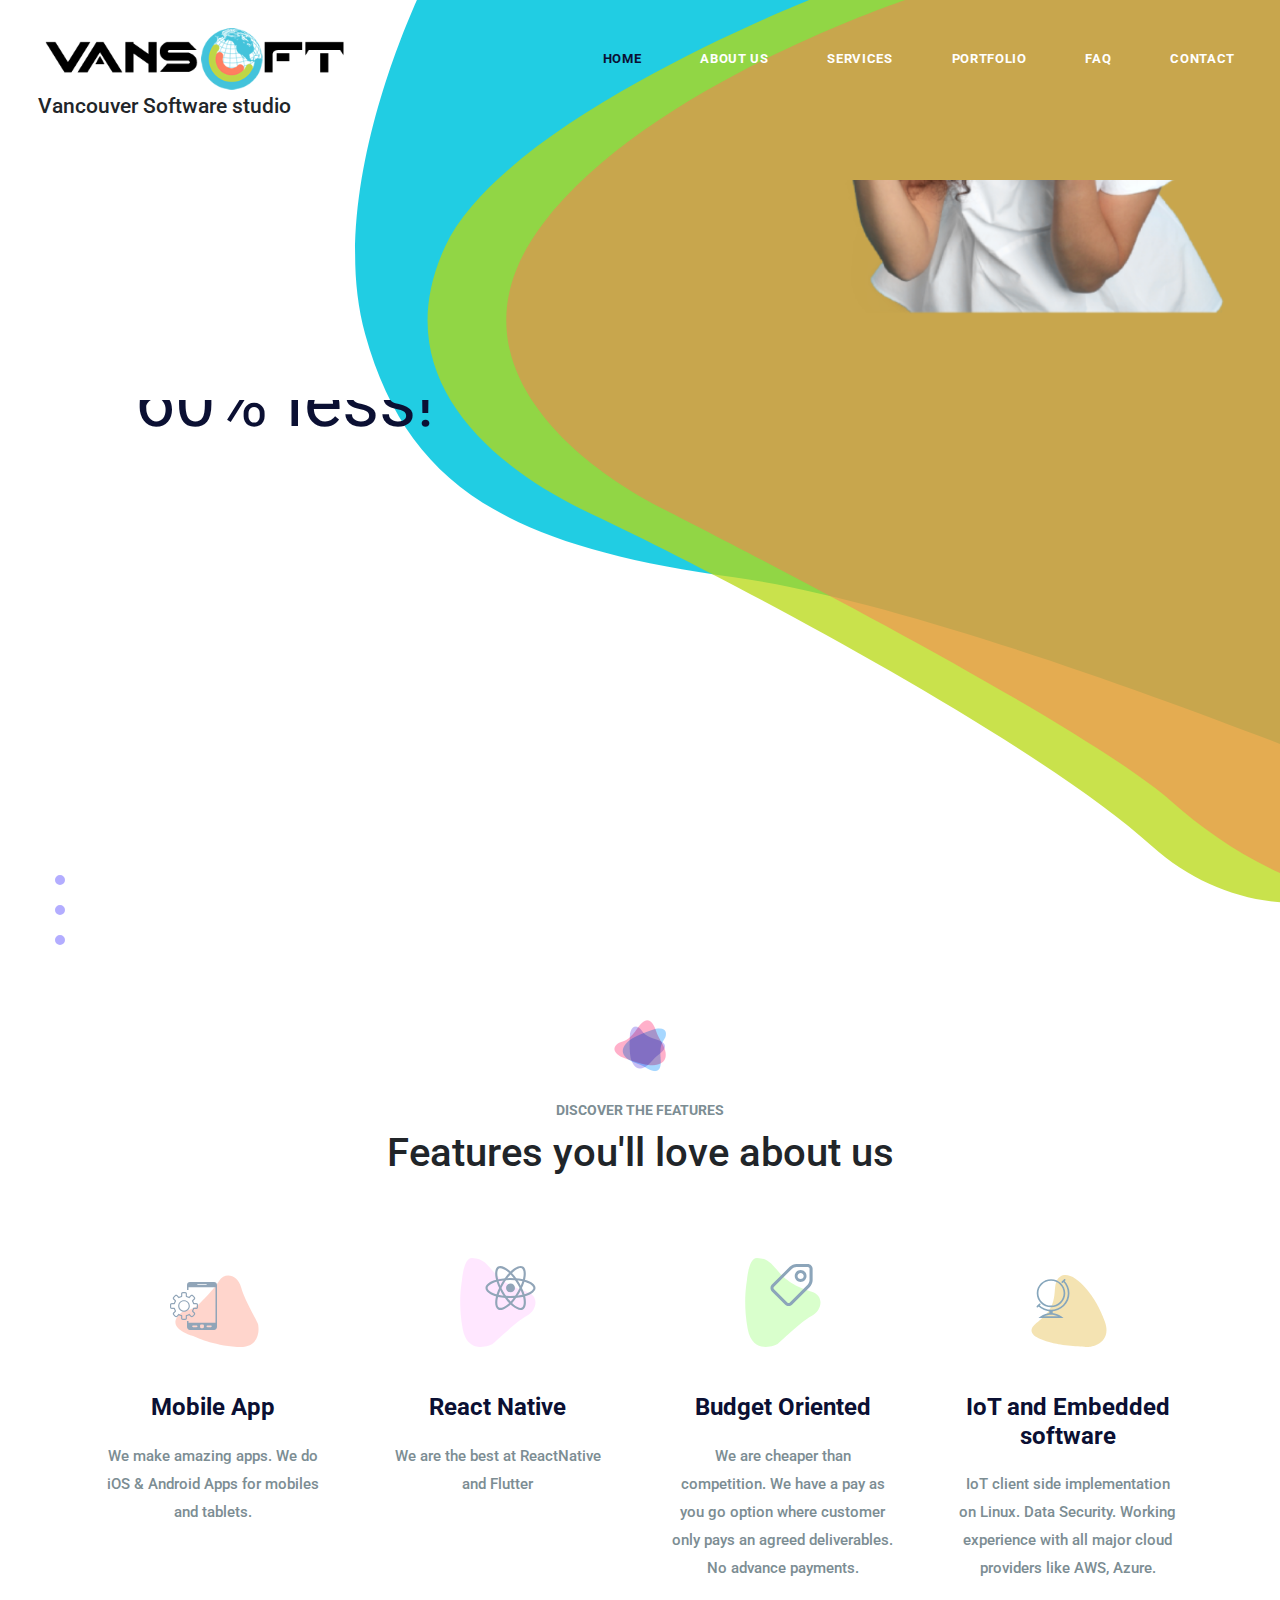
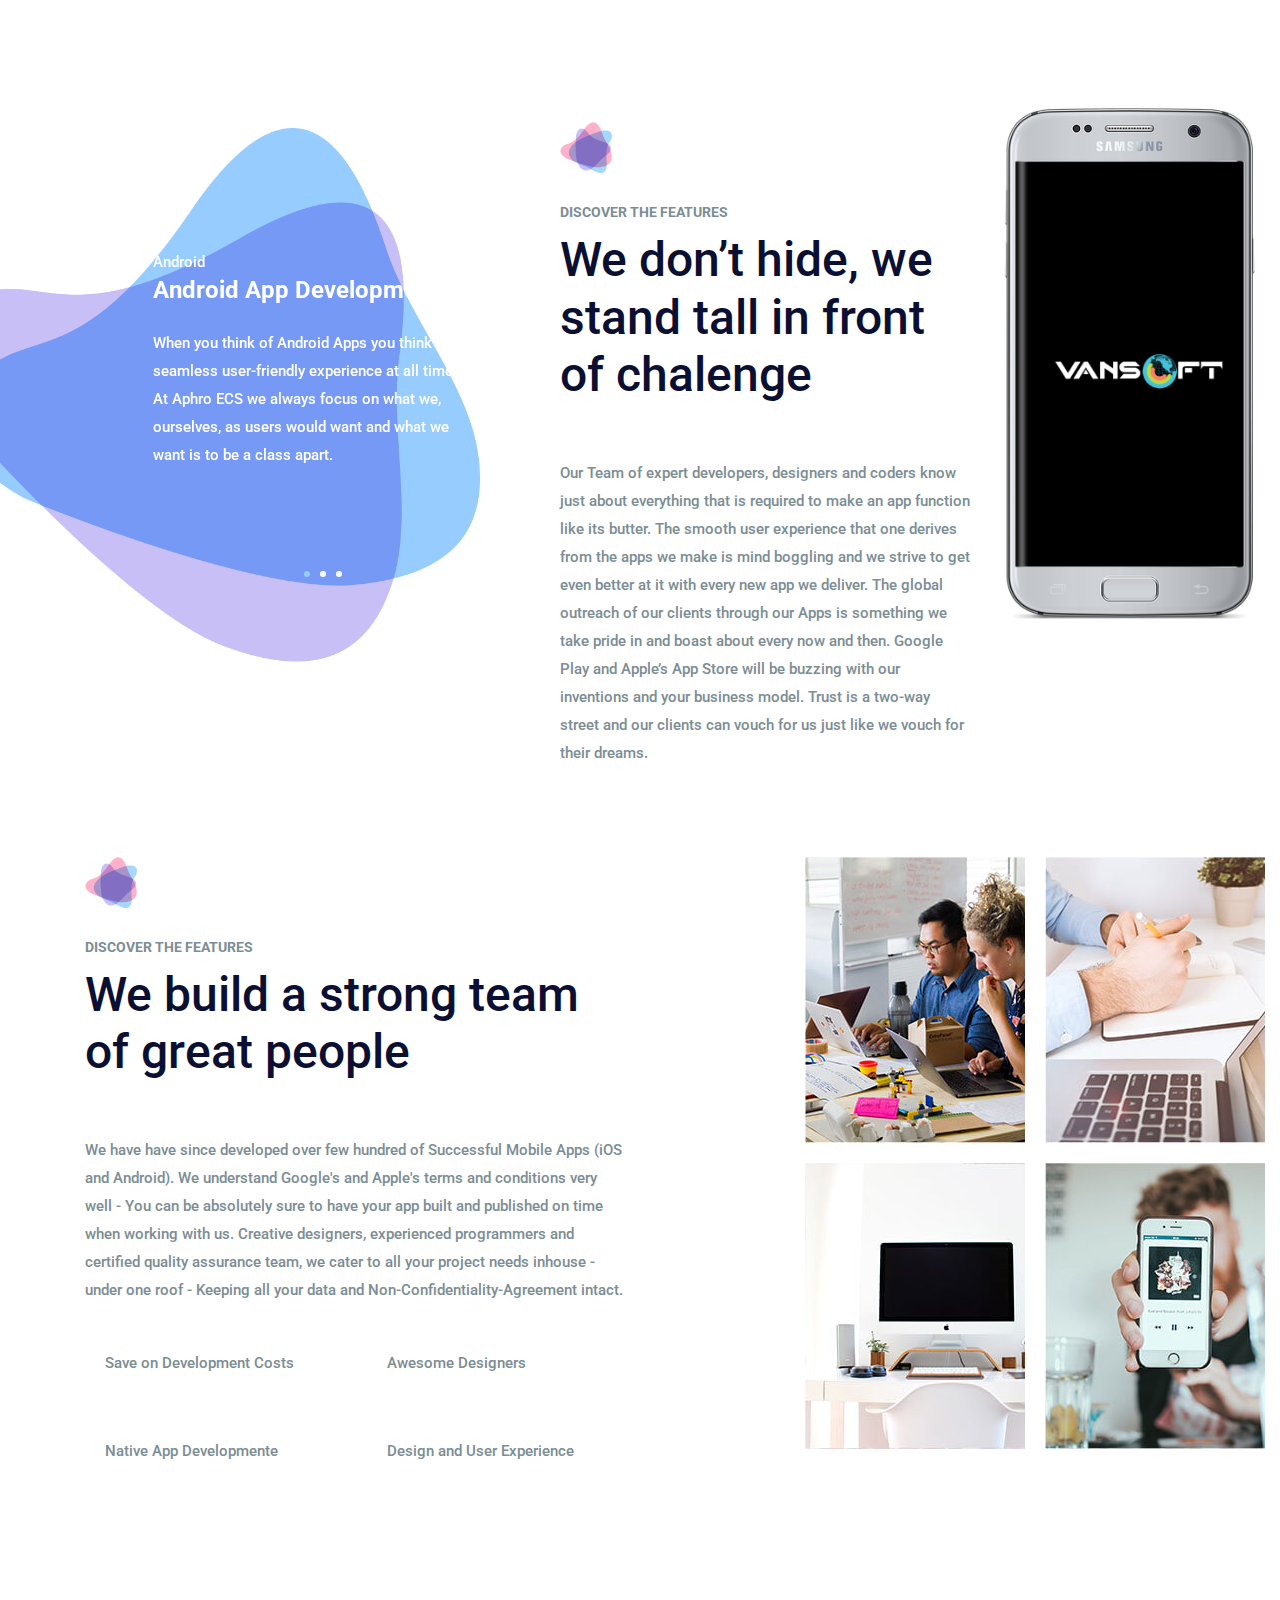
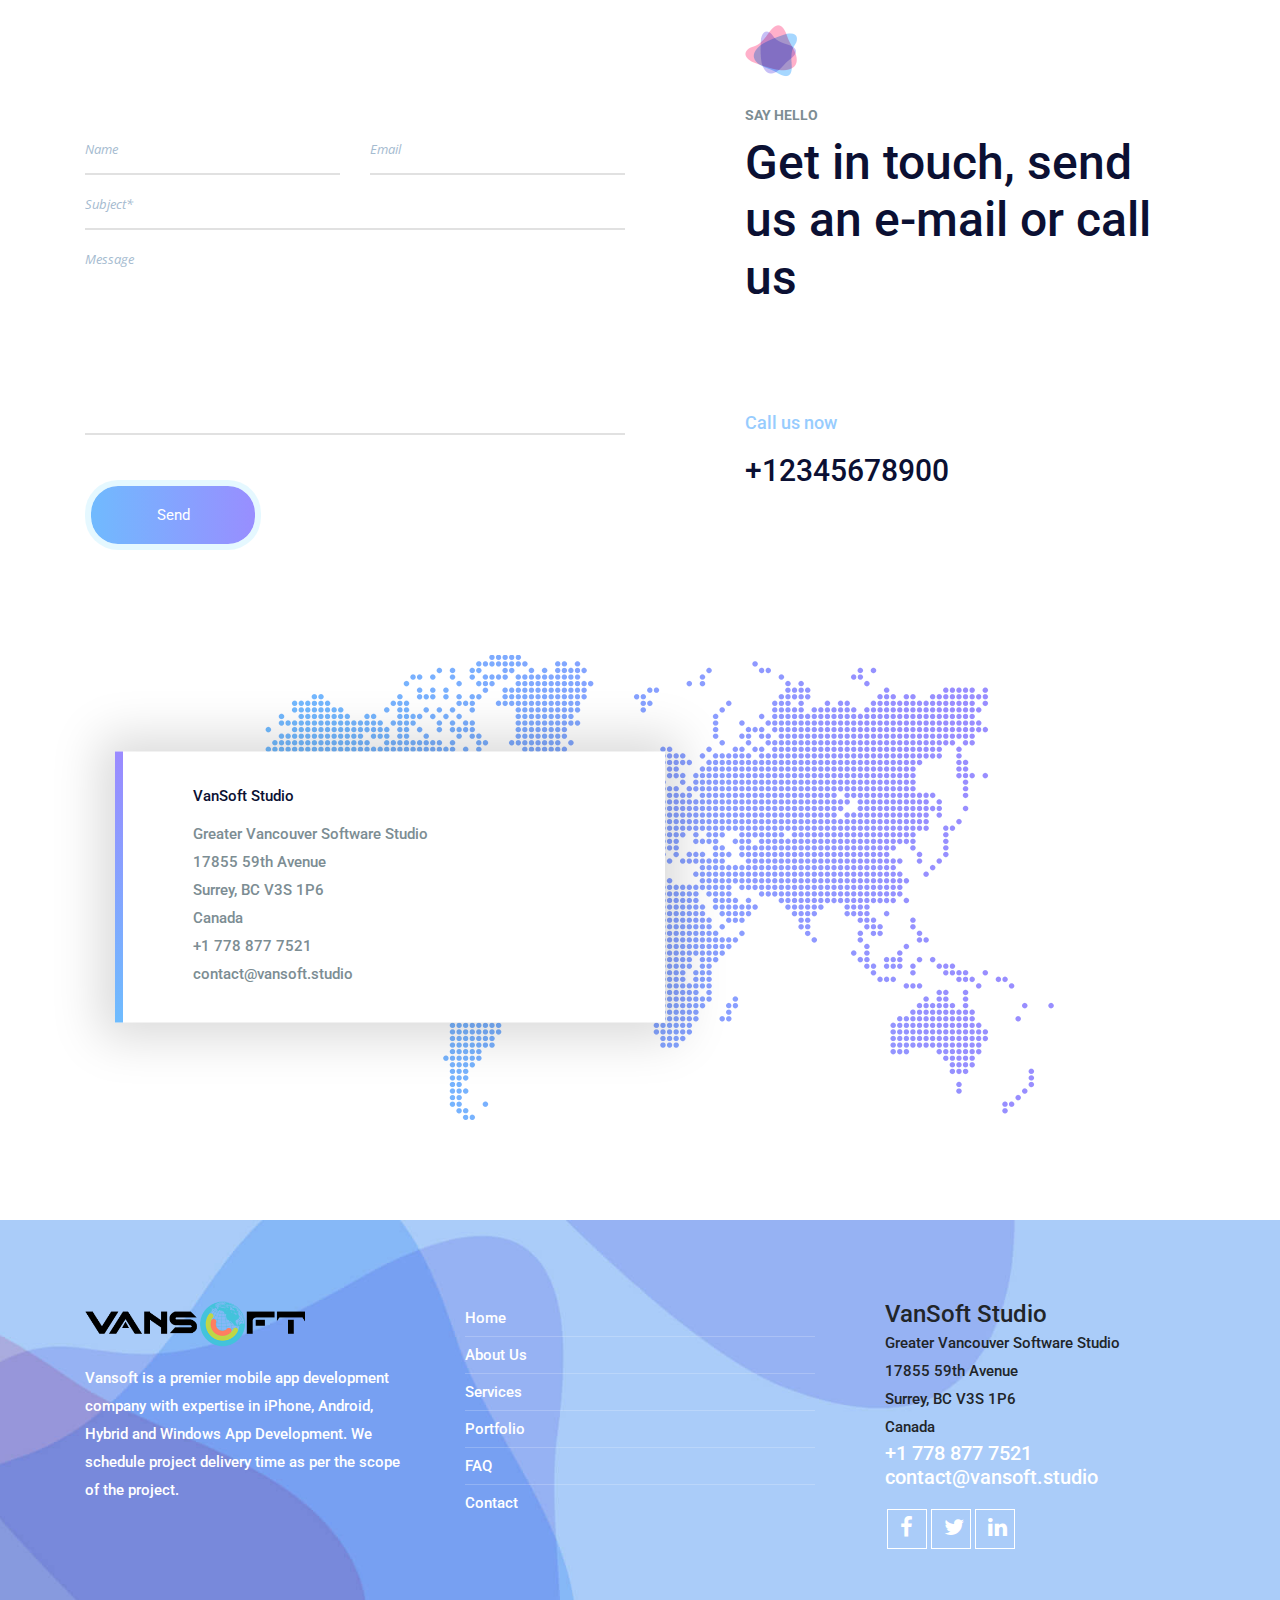
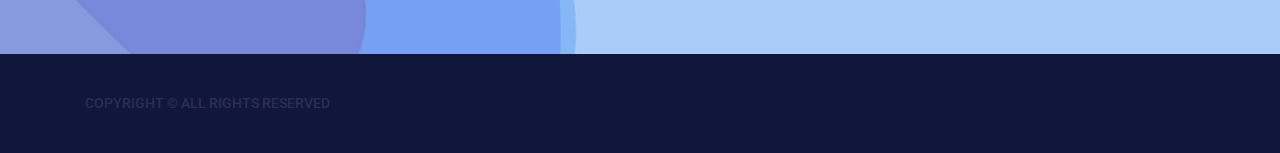
<file: index-bc1006.html>
<!DOCTYPE html>
<html lang="en">
    <head>
        <meta charset="utf-8">
        <meta http-equiv="X-UA-Compatible" content="IE=edge">
        <meta name="viewport" content="width=device-width, initial-scale=1">

        <link rel="icon" href="img/fav-icon.png" type="image/x-icon" />
        <!-- The above 3 meta tags *must* come first in the head; any other head content must come *after* these tags -->
        <title>Vansoft | Home</title>

        <!-- Icon css link -->
        <link href="css/font-awesome.min.css" rel="stylesheet">
        <!-- Bootstrap -->
        <link href="css/bootstrap.min.css" rel="stylesheet">

        <!-- Rev slider css -->
        <link href="vendors/revolution/css/settings.css" rel="stylesheet">
        <link href="vendors/revolution/css/layers.css" rel="stylesheet">
        <link href="vendors/revolution/css/navigation.css" rel="stylesheet">

        <!-- Extra plugin css -->
        <link href="vendors/owl-carousel/owl.carousel.min.css" rel="stylesheet">

        <link href="css/style.css" rel="stylesheet">
        <link href="css/responsive.css" rel="stylesheet">
        <link href="css/new.css" rel="stylesheet">

        <!-- HTML5 shim and Respond.js for IE8 support of HTML5 elements and media queries -->
        <!-- WARNING: Respond.js doesn't work if you view the page via file:// -->
        <!--[if lt IE 9]>
        <script src="https://oss.maxcdn.com/html5shiv/3.7.3/html5shiv.min.js"></script>
        <script src="https://oss.maxcdn.com/respond/1.4.2/respond.min.js"></script>
        <![endif]-->
    </head>
    <body>

        <!--================Header Menu Area =================-->
        <header class="main_menu_area">
            <nav class="navbar navbar-expand-lg navbar-light bg-light">
                <a class="navbar-brand" href="#"><img src="img/logo.png" alt=""></a>
                <button class="navbar-toggler" type="button" data-toggle="collapse" data-target="#navbarSupportedContent" aria-controls="navbarSupportedContent" aria-expanded="false" aria-label="Toggle navigation">
                    <span></span>
                    <span></span>
                    <span></span>
                </button>

                <div class="collapse navbar-collapse" id="navbarSupportedContent">
                    <ul class="navbar-nav">
                        <li class="nav-item active"><a class="nav-link" href="index.html">Home</a></li>
                        <li class="nav-item"><a class="nav-link" href="about-us.html">About Us</a></li>
                        <li class="nav-item"><a class="nav-link" href="service.html">Services</a></li>
                        <li class="nav-item"><a class="nav-link" href="portfolio.html">Portfolio</a></li>
                        <li class="nav-item"><a class="nav-link" href="blog.html">FAQ</a></li>
                        <li class="nav-item"><a class="nav-link" href="contact.html">Contact</a></li>
                    </ul>
                </div>
            </nav>
        </header>
        <!--================End Header Menu Area =================-->

<div class="vans-wrap"><div class="sub-container">Vancouver Software studio</div></div>
        <!--================Slider Area =================-->
        <section class="main_slider_area">
            <div id="main_slider" class="rev_slider" data-version="5.3.1.6">
                <ul>
                    <li data-index="rs-1587" data-transition="fade" data-slotamount="default" data-hideafterloop="0" data-hideslideonmobile="off"  data-easein="default" data-easeout="default" data-masterspeed="300" data-rotate="0"  data-saveperformance="off"  data-title="Creative" data-param1="01" data-param2="" data-param3="" data-param4="" data-param5="" data-param6="" data-param7="" data-param8="" data-param9="" data-param10="" data-description="">
                        <!-- LAYER NR. 1 -->
                        <div class="slider_text_box">
                            <div class="tp-caption tp-resizeme first_text"
                            data-x="['left','left','left','left','15','center']"
                            data-hoffset="['0','80','80','0']"
                            data-y="['top','top','top','top']"
                            data-voffset="['400','400','400','250','180','180']"
                            data-fontsize="['72','72','72','50','50','30']"
                            data-lineheight="['82','82','82','62','62','42']"
                            data-width="['none']"
                            data-height="none"
                            data-whitespace="nowrape"
                            data-type="text"
                            data-responsive_offset="on"
                            data-frames="[{&quot;delay&quot;:10,&quot;speed&quot;:1500,&quot;frame&quot;:&quot;0&quot;,&quot;from&quot;:&quot;y:[-100%];z:0;rX:0deg;rY:0;rZ:0;sX:1;sY:1;skX:0;skY:0;&quot;,&quot;mask&quot;:&quot;x:0px;y:0px;s:inherit;e:inherit;&quot;,&quot;to&quot;:&quot;o:1;&quot;,&quot;ease&quot;:&quot;Power2.easeInOut&quot;},{&quot;delay&quot;:&quot;wait&quot;,&quot;speed&quot;:1500,&quot;frame&quot;:&quot;999&quot;,&quot;to&quot;:&quot;y:[175%];&quot;,&quot;mask&quot;:&quot;x:inherit;y:inherit;s:inherit;e:inherit;&quot;,&quot;ease&quot;:&quot;Power2.easeInOut&quot;}]"
                            data-textAlign="['left','left','left','left','left','center']">Build Apps for<br />60% less!</div>

                            <div class="tp-caption tp-resizeme secand_text"
                                data-x="['left','left','left','left','15','center']"
                                data-hoffset="['0','80','80','0']"
                                data-y="['top','top','top','top']"
                                data-voffset="['575','575','575','400','320','300']"
                                data-fontsize="['24','24','24','18','16','16']"
                                data-lineheight="['36','36','36','26','26','26']"
                                data-width="['none','none','none','none','none']"
                                data-height="none"
                                data-whitespace="nowrape"
                                data-type="text"
                                data-responsive_offset="on"
                                data-transform_idle="o:1;"
                                data-frames="[{&quot;delay&quot;:10,&quot;speed&quot;:1500,&quot;frame&quot;:&quot;0&quot;,&quot;from&quot;:&quot;y:[100%];z:0;rX:0deg;rY:0;rZ:0;sX:1;sY:1;skX:0;skY:0;opacity:0;&quot;,&quot;mask&quot;:&quot;x:0px;y:[100%];s:inherit;e:inherit;&quot;,&quot;to&quot;:&quot;o:1;&quot;,&quot;ease&quot;:&quot;Power2.easeInOut&quot;},{&quot;delay&quot;:&quot;wait&quot;,&quot;speed&quot;:1500,&quot;frame&quot;:&quot;999&quot;,&quot;to&quot;:&quot;y:[175%];&quot;,&quot;mask&quot;:&quot;x:inherit;y:inherit;s:inherit;e:inherit;&quot;,&quot;ease&quot;:&quot;Power2.easeInOut&quot;}]"
                                data-textAlign="['left','left','left','left','left','center']">Do not pay a penny in advance!
                            </div>


                            <div class="tp-caption tp-resizeme single_img"
                            data-x="['right','right','right','right','right','right']"
                            data-hoffset="['0','0','0','0']"
                            data-y="['top','top','top','top']"
                            data-voffset="['180','180','180','180','0']"
                            data-fontsize="['65','65','60','40','25']"
                            data-lineheight="['75','75','75','50','35']"
                            data-width="['485','485','485','485','485']"
                            data-height="none"
                            data-whitespace="normal"
                            data-type="text"
                            data-responsive_offset="on"
                            data-frames="[{&quot;delay&quot;:10,&quot;speed&quot;:1500,&quot;frame&quot;:&quot;0&quot;,&quot;from&quot;:&quot;y:[-100%];z:0;rX:0deg;rY:0;rZ:0;sX:1;sY:1;skX:0;skY:0;&quot;,&quot;mask&quot;:&quot;x:0px;y:0px;s:inherit;e:inherit;&quot;,&quot;to&quot;:&quot;o:1;&quot;,&quot;ease&quot;:&quot;Power2.easeInOut&quot;},{&quot;delay&quot;:&quot;wait&quot;,&quot;speed&quot;:1500,&quot;frame&quot;:&quot;999&quot;,&quot;to&quot;:&quot;y:[175%];&quot;,&quot;mask&quot;:&quot;x:inherit;y:inherit;s:inherit;e:inherit;&quot;,&quot;ease&quot;:&quot;Power2.easeInOut&quot;}]"
                            data-textAlign="['left','left','left','left','left','center']">
                                <img src="img/home-slider/banner-1.png" alt="">
                            </div>
                        </div>
                    </li>
                    <li data-index="rs-1588" data-transition="fade" data-slotamount="default" data-hideafterloop="0" data-hideslideonmobile="off"  data-easein="default" data-easeout="default" data-masterspeed="300" data-rotate="0"  data-saveperformance="off"  data-title="Creative" data-param1="01" data-param2="" data-param3="" data-param4="" data-param5="" data-param6="" data-param7="" data-param8="" data-param9="" data-param10="" data-description="">
                    <!-- LAYERS -->
                        <!-- LAYERS -->

                        <!-- LAYER NR. 1 -->
                        <div class="slider_text_box">
                            <div class="tp-caption tp-resizeme first_text"
                            data-x="['left','left','left','left','15','center']"
                            data-hoffset="['0','80','80','0']"
                            data-y="['top','top','top','top']"
                            data-voffset="['400','400','400','250','180','180']"
                            data-fontsize="['72','72','72','50','50','30']"
                            data-lineheight="['82','82','82','62','62','42']"
                            data-width="['none']"
                            data-height="none"
                            data-whitespace="nowrape"
                            data-type="text"
                            data-responsive_offset="on"
                            data-frames="[{&quot;delay&quot;:10,&quot;speed&quot;:1500,&quot;frame&quot;:&quot;0&quot;,&quot;from&quot;:&quot;y:[-100%];z:0;rX:0deg;rY:0;rZ:0;sX:1;sY:1;skX:0;skY:0;&quot;,&quot;mask&quot;:&quot;x:0px;y:0px;s:inherit;e:inherit;&quot;,&quot;to&quot;:&quot;o:1;&quot;,&quot;ease&quot;:&quot;Power2.easeInOut&quot;},{&quot;delay&quot;:&quot;wait&quot;,&quot;speed&quot;:1500,&quot;frame&quot;:&quot;999&quot;,&quot;to&quot;:&quot;y:[175%];&quot;,&quot;mask&quot;:&quot;x:inherit;y:inherit;s:inherit;e:inherit;&quot;,&quot;ease&quot;:&quot;Power2.easeInOut&quot;}]"
                            data-textAlign="['left','left','left','left','left','center']">We ace at React Native  <br/> Cross platform Apps</div>

                            <div class="tp-caption tp-resizeme secand_text"
                                data-x="['left','left','left','left','15','center']"
                                data-hoffset="['0','80','80','0']"
                                data-y="['top','top','top','top']"
                                data-voffset="['575','575','575','400','320','300']"
                                data-fontsize="['24','24','24','18','16','16']"
                                data-lineheight="['36','36','36','26','26','26']"
                                data-width="['none','none','none','none','none']"
                                data-height="none"
                                data-whitespace="nowrape"
                                data-type="text"
                                data-responsive_offset="on"
                                data-transform_idle="o:1;"
                                data-frames="[{&quot;delay&quot;:10,&quot;speed&quot;:1500,&quot;frame&quot;:&quot;0&quot;,&quot;from&quot;:&quot;y:[100%];z:0;rX:0deg;rY:0;rZ:0;sX:1;sY:1;skX:0;skY:0;opacity:0;&quot;,&quot;mask&quot;:&quot;x:0px;y:[100%];s:inherit;e:inherit;&quot;,&quot;to&quot;:&quot;o:1;&quot;,&quot;ease&quot;:&quot;Power2.easeInOut&quot;},{&quot;delay&quot;:&quot;wait&quot;,&quot;speed&quot;:1500,&quot;frame&quot;:&quot;999&quot;,&quot;to&quot;:&quot;y:[175%];&quot;,&quot;mask&quot;:&quot;x:inherit;y:inherit;s:inherit;e:inherit;&quot;,&quot;ease&quot;:&quot;Power2.easeInOut&quot;}]"
                                data-textAlign="['left','left','left','left','left','center']">Get the best app you can dream of!
                            </div>


                            <div class="tp-caption tp-resizeme single_img"
                            data-x="['right','right','right','right','right','right']"
                            data-hoffset="['0','0','0','0']"
                            data-y="['top','top','top','top']"
                            data-voffset="['180','180','180','180','0']"
                            data-fontsize="['65','65','60','40','25']"
                            data-lineheight="['75','75','75','50','35']"
                            data-width="['485','485','485','485','485']"
                            data-height="none"
                            data-whitespace="normal"
                            data-type="text"
                            data-responsive_offset="on"
                            data-frames="[{&quot;delay&quot;:10,&quot;speed&quot;:1500,&quot;frame&quot;:&quot;0&quot;,&quot;from&quot;:&quot;y:[-100%];z:0;rX:0deg;rY:0;rZ:0;sX:1;sY:1;skX:0;skY:0;&quot;,&quot;mask&quot;:&quot;x:0px;y:0px;s:inherit;e:inherit;&quot;,&quot;to&quot;:&quot;o:1;&quot;,&quot;ease&quot;:&quot;Power2.easeInOut&quot;},{&quot;delay&quot;:&quot;wait&quot;,&quot;speed&quot;:1500,&quot;frame&quot;:&quot;999&quot;,&quot;to&quot;:&quot;y:[175%];&quot;,&quot;mask&quot;:&quot;x:inherit;y:inherit;s:inherit;e:inherit;&quot;,&quot;ease&quot;:&quot;Power2.easeInOut&quot;}]"
                            data-textAlign="['left','left','left','left','left','center']">
                                <img src="img/home-slider/react.png" alt="">
                            </div>
                        </div>
                    </li>
                    <li data-index="rs-1589" data-transition="fade" data-slotamount="default" data-hideafterloop="0" data-hideslideonmobile="off"  data-easein="default" data-easeout="default" data-masterspeed="300" data-rotate="0"  data-saveperformance="off"  data-title="Creative" data-param1="01" data-param2="" data-param3="" data-param4="" data-param5="" data-param6="" data-param7="" data-param8="" data-param9="" data-param10="" data-description="">
                    <!-- LAYERS -->
                        <!-- LAYERS -->

                        <!-- LAYER NR. 1 -->
                        <div class="slider_text_box">
                            <div class="tp-caption tp-resizeme first_text"
                            data-x="['left','left','left','left','15','center']"
                            data-hoffset="['0','80','80','0']"
                            data-y="['top','top','top','top']"
                            data-voffset="['400','400','400','250','180','180']"
                            data-fontsize="['72','72','72','50','50','30']"
                            data-lineheight="['82','82','82','62','62','42']"
                            data-width="['none']"
                            data-height="none"
                            data-whitespace="nowrape"
                            data-type="text"
                            data-responsive_offset="on"
                            data-frames="[{&quot;delay&quot;:10,&quot;speed&quot;:1500,&quot;frame&quot;:&quot;0&quot;,&quot;from&quot;:&quot;y:[-100%];z:0;rX:0deg;rY:0;rZ:0;sX:1;sY:1;skX:0;skY:0;&quot;,&quot;mask&quot;:&quot;x:0px;y:0px;s:inherit;e:inherit;&quot;,&quot;to&quot;:&quot;o:1;&quot;,&quot;ease&quot;:&quot;Power2.easeInOut&quot;},{&quot;delay&quot;:&quot;wait&quot;,&quot;speed&quot;:1500,&quot;frame&quot;:&quot;999&quot;,&quot;to&quot;:&quot;y:[175%];&quot;,&quot;mask&quot;:&quot;x:inherit;y:inherit;s:inherit;e:inherit;&quot;,&quot;ease&quot;:&quot;Power2.easeInOut&quot;}]"
                            data-textAlign="['left','left','left','left','left','center']">Cloud ? No problem<br />Skilled in AWS and <br/> Azure integration</div>



                            <div class="tp-caption tp-resizeme single_img"
                            data-x="['right','right','right','right','right','right']"
                            data-hoffset="['0','0','0','0']"
                            data-y="['top','top','top','top']"
                            data-voffset="['180','180','180','180','0']"
                            data-fontsize="['65','65','60','40','25']"
                            data-lineheight="['75','75','75','50','35']"
                            data-width="['485','485','485','485','485']"
                            data-height="none"
                            data-whitespace="normal"
                            data-type="text"
                            data-responsive_offset="on"
                            data-frames="[{&quot;delay&quot;:10,&quot;speed&quot;:1500,&quot;frame&quot;:&quot;0&quot;,&quot;from&quot;:&quot;y:[-100%];z:0;rX:0deg;rY:0;rZ:0;sX:1;sY:1;skX:0;skY:0;&quot;,&quot;mask&quot;:&quot;x:0px;y:0px;s:inherit;e:inherit;&quot;,&quot;to&quot;:&quot;o:1;&quot;,&quot;ease&quot;:&quot;Power2.easeInOut&quot;},{&quot;delay&quot;:&quot;wait&quot;,&quot;speed&quot;:1500,&quot;frame&quot;:&quot;999&quot;,&quot;to&quot;:&quot;y:[175%];&quot;,&quot;mask&quot;:&quot;x:inherit;y:inherit;s:inherit;e:inherit;&quot;,&quot;ease&quot;:&quot;Power2.easeInOut&quot;}]"
                            data-textAlign="['left','left','left','left','left','center']">
                                <img src="img/home-slider/aws.png" alt="">
                            </div>
                        </div>
                    </li>





                </ul>
            </div>
        </section>
        <!--================End Slider Area =================-->

        <!--================Feature Area =================-->
        <section class="feature_area">
            <div class="container">
                <div class="c_title">
                    <img src="img/icon/title-icon.png" alt="">
                    <h6>Discover the features</h6>
                    <h1>Features you'll love about us</h1>

                </div>
                <div class="row feature_inner">
                    <div class="col-lg-3 col-sm-6">
                        <div class="feature_item">
                            <div class="f_icon">
                                <img src="img/icon/mobile-app.svg" alt="">
                            </div>
                            <h4>Mobile App</h4>
                            <p>We make amazing apps. We do iOS & Android Apps for mobiles and tablets.</p>
                        </div>
                    </div>
                    <div class="col-lg-3 col-sm-6">
                        <div class="feature_item">
                            <div class="f_icon">
                                <img src="img/icon/react.svg" alt="">
                            </div>
                            <h4>React Native</h4>
                            <p>We are the best at ReactNative and Flutter </p>
                        </div>
                    </div>
                    <div class="col-lg-3 col-sm-6">
                        <div class="feature_item">
                            <div class="f_icon">
                                <img src="img/icon/price.svg" alt="">
                            </div>
                            <h4>Budget Oriented</h4>
                            <p>We are cheaper than competition. We have a pay as you go option where customer only pays an agreed deliverables. No advance payments.</p>
                        </div>
                    </div>
                    <div class="col-lg-3 col-sm-6">
                        <div class="feature_item">
                            <div class="f_icon">
                                <img src="img/icon/globe.svg" alt="">
                            </div>
                            <h4>IoT and Embedded software</h4>
                            <p>IoT client side implementation on Linux.
								Data Security.
								Working experience with all major cloud providers like AWS, Azure.</p>
                        </div>
                    </div>
                </div>
            </div>
        </section>
        <!--================End Feature Area =================-->

        <!--================The best slider Area =================-->
        <section class="best_3d_area">
            <div class="left_3d">
                <div class="shap_slider_inner owl-carousel">
                    <div class="item">
                    	<div class="icon-wrap">Android</div>
                        <h4>Android App Development</h4>
                        <p>When you think of Android Apps you think of a seamless user-friendly experience at all times. At Aphro ECS we always focus on what we, ourselves, as users would want and what we want is to be a class apart.</p>

                    </div>
                    <div class="item">
                    	<div class="icon-wrap">iphone</div>
                        <h4>iOS App Development</h4>
                        <p>>Our team of experts believe in creating limitless possibilities on every iOS device. Our custom made iOS apps are interactive and top of the line. All our iOS apps are made to perfection for a user</p>

                    </div>
                    <div class="item">
                        <h4>Hybrid App Development</h4>
                        <p>Get the ability to serve iOS and Android users from once code set - easy to maintain and fast to enhance. Try Hybrid the next time you will need to cater to your business users/ partners etc. Having reliability of Native apps, Hybrid is an answer to what platform to choose between Android and iOS.</p>

                            </div>
                        </div>
                    </div>
                </div>
            </div>
            <div class="right_text">
                <div class="right_text_inner">
                    <div class="text_3d">
                        <div class="l_title">
                            <img src="img/icon/title-icon.png" alt="">
                            <h6>Discover the features</h6>
                            <h2>We don’t hide, we stand tall in front of chalenge</h2>
                        </div>
                        <p>Our Team of expert developers, designers and coders know just about everything that is required to make an app function like its butter. The smooth user experience that one derives from the apps we make is mind boggling and we strive to get even better at it with every new app we deliver. The global outreach of our clients through our Apps is something we take pride in and boast about every now and then. Google Play and Apple’s App Store will be buzzing with our inventions and your business model. Trust is a two-way street and our clients can vouch for us just like we vouch for their dreams. </p>
                    </div>
                    <div class="shap_mobile">
                        <img src="img/iphone4.png" alt="">
                    </div>
                </div>
            </div>
        </section>
        <!--================End The best slider Area =================-->

        <!--================Team People Area =================-->
        <section class="team_people_area">
            <div class="container-fluid">
                <div class="row">
                    <div class="col-lg-6">
                        <div class="team_people_text">
                            <div class="l_title">
                                <img src="img/icon/title-icon.png" alt="">
                                <h6>Discover the features</h6>
                                <h2>We build a strong team of great people</h2>
                            </div>
                            <p>We have have since developed over few hundred of Successful Mobile Apps (iOS and Android). We understand Google's and Apple's terms and conditions very well - You can be absolutely sure to have your app built and published on time when working with us. Creative designers, experienced programmers and certified quality assurance team, we cater to all your project needs inhouse - under one roof - Keeping all your data and Non-Confidentiality-Agreement intact.</p>
                            <ul>
                                <li><p>Save on Development Costs </p></li>
                                <li><p>Awesome Designers</p></li>
                                <li><p>Native App Developmente</p></li>
                                <li><p>Design and User Experience </p></li>

                            </ul>
                        </div>
                    </div>
                    <div class="col-lg-6">
                        <div class="team_img_inner">
                            <div class="row">
                                <div class="col-lg-6 col-6">
                                    <div class="team_img_item">
                                        <img src="img/team/people/people-1.jpg" alt="">
                                    </div>
                                </div>
                                <div class="col-lg-6 col-6">
                                    <div class="team_img_item">
                                        <img src="img/team/people/people-2.jpg" alt="">
                                    </div>
                                </div>
                                <div class="col-lg-6 col-6">
                                    <div class="team_img_item">
                                        <img src="img/team/people/people-3.jpg" alt="">
                                    </div>
                                </div>
                                <div class="col-lg-6 col-6">
                                    <div class="team_img_item">
                                        <img src="img/team/people/people-4.jpg" alt="">
                                    </div>
                                </div>
                            </div>
                        </div>
                    </div>
                </div>
            </div>
        </section>
        <!--================End Team People Area =================-->

        <!--================Get in Touch Area =================-->
        <section class="get_in_touch_area">
            <div class="container">
                <div class="row get_touch_inner">
                    <div class="col-lg-6">
                        <form class="contact_us_form row" action="contact_process.php" method="post" id="contactForm" novalidate="novalidate">
                            <div class="form-group col-lg-6">
                                <input type="text" class="form-control" id="name" name="name" placeholder="Name">
                            </div>
                            <div class="form-group col-lg-6">
                                <input type="email" class="form-control" id="email" name="email" placeholder="Email">
                            </div>
                            <div class="form-group col-lg-12">
                                <input type="text" class="form-control" id="subject" name="subject" placeholder="Subject*">
                            </div>
                            <div class="form-group col-lg-12">
                                <textarea class="form-control" name="message" id="message" rows="1" placeholder="Message"></textarea>
                            </div>
                            <div class="form-group col-lg-12">
                                <button type="submit" value="submit" class="btn submit_btn form-control">Send</button>
                            </div>
                        </form>
                    </div>
                    <div class="col-lg-6">
                        <div class="touch_details">
                            <div class="l_title">
                                <img src="img/icon/title-icon.png" alt="">
                                <h6>Say hello</h6>
                                <h2>Get in touch, send us an e-mail or call us</h2>
                            </div>
                            <a href="#"><h5>Call us now</h5></a>
                            <a href="#"><h4>+12345678900</h4></a>
                        </div>
                    </div>
                </div>
            </div>
        </section>
        <!--================End Get in Touch Area =================-->

        <!--================Map Area =================-->
        <section class="world_map_area p_100">
            <div class="container">
                <div class="world_map_inner">
                    <img class="img-fluid" src="img/world-map.png" alt="">
                    <div class="bd-callout">
                        <h3>VanSoft Studio</h3>
                        <p>Greater Vancouver Software Studio</p>
                        <p>17855 59th Avenue </p>
                        <p>Surrey, BC V3S 1P6<br />Canada</p>
                        <h4><a href="#">+1 778 877 7521</a> <a href="#">contact@vansoft.studio</a></h4>
                    </div>
                </div>
            </div>
        </section>
        <!--================End Map Area =================-->

        <!--================Footer Area =================-->
<footer class="footr_area">
    <div class="footer_widget_area">
        <div class="container">
            <div class="row footer_widget_inner">
                <div class="col-lg-4 col-sm-6">
                    <aside class="f_widget f_about_widget">
                        <img src="img/logo.png" alt="">
                        <p>Vansoft is a premier mobile app development company with expertise in iPhone, Android, Hybrid and Windows App Development. We schedule project delivery time as per the scope of the project.</p>
                    </aside>
                </div>
                <div class="col-lg-4 col-sm-6">
                    <ul class="footer-links">
                        <li><a href="#">Home</a>
                        </li>
                        <li><a href="#">About Us</a>
                        </li>
                        <li><a href="#">Services</a>
                        </li>
                        <li><a href="#">Portfolio</a>
                        </li>
                        <li><a href="#">FAQ</a>
                        </li>
                        <li><a href="#">Contact</a>
                        </li>
                    </ul>
                </div>
                <div class="col-lg-4 col-sm-6">
                    <div class="cnt-wrap">
                            <h4>VanSoft Studio</h4>
                            <p>Greater Vancouver Software Studio</p>
                            <p>17855 59th Avenue </p>
                            <p>Surrey, BC V3S 1P6<br />Canada</p>
                            <h5><a href="#">+1 778 877 7521</a> <a href="#">contact@vansoft.studio</a></h5>
                        <div class="ftr-icons"><a href="#"><i class="fa fa-facebook"></i></a><a href="#"><i class="fa fa-twitter"></i></a><a href="#"><i class="fa fa-linkedin"></i></a>
                        </div>
                    </div>
                </div>
            </div>
        </div>
    </div>
    <div class="footer_copyright">
        <div class="container">
            <div class="float-sm-left">
                <h5>Copyright &copy; All rights reserved </h5>
            </div>
        </div>
    </div>
</footer>
        <!--================End Footer Area =================-->




        <!-- jQuery (necessary for Bootstrap's JavaScript plugins) -->
        <script src="js/jquery-3.2.1.min.js"></script>
        <!-- Include all compiled plugins (below), or include individual files as needed -->
        <script src="js/popper.min.js"></script>
        <script src="js/bootstrap.min.js"></script>
        <!-- Rev slider js -->
        <script src="vendors/revolution/js/jquery.themepunch.tools.min.js"></script>
        <script src="vendors/revolution/js/jquery.themepunch.revolution.min.js"></script>
        <script src="vendors/revolution/js/extensions/revolution.extension.actions.min.js"></script>
        <script src="vendors/revolution/js/extensions/revolution.extension.video.min.js"></script>
        <script src="vendors/revolution/js/extensions/revolution.extension.slideanims.min.js"></script>
        <script src="vendors/revolution/js/extensions/revolution.extension.layeranimation.min.js"></script>
        <script src="vendors/revolution/js/extensions/revolution.extension.navigation.min.js"></script>
        <script src="vendors/revolution/js/extensions/revolution.extension.slideanims.min.js"></script>
        <!-- Extra plugin css -->
        <script src="vendors/counterup/jquery.waypoints.min.js"></script>
        <script src="vendors/counterup/jquery.counterup.min.js"></script>
        <script src="vendors/counterup/apear.js"></script>
        <script src="vendors/counterup/countto.js"></script>
        <script src="vendors/owl-carousel/owl.carousel.min.js"></script>
        <script src="vendors/magnify-popup/jquery.magnific-popup.min.js"></script>
        <script src="js/smoothscroll.js"></script>

        <script src="js/theme.js"></script>
    </body>
</html>
</file>
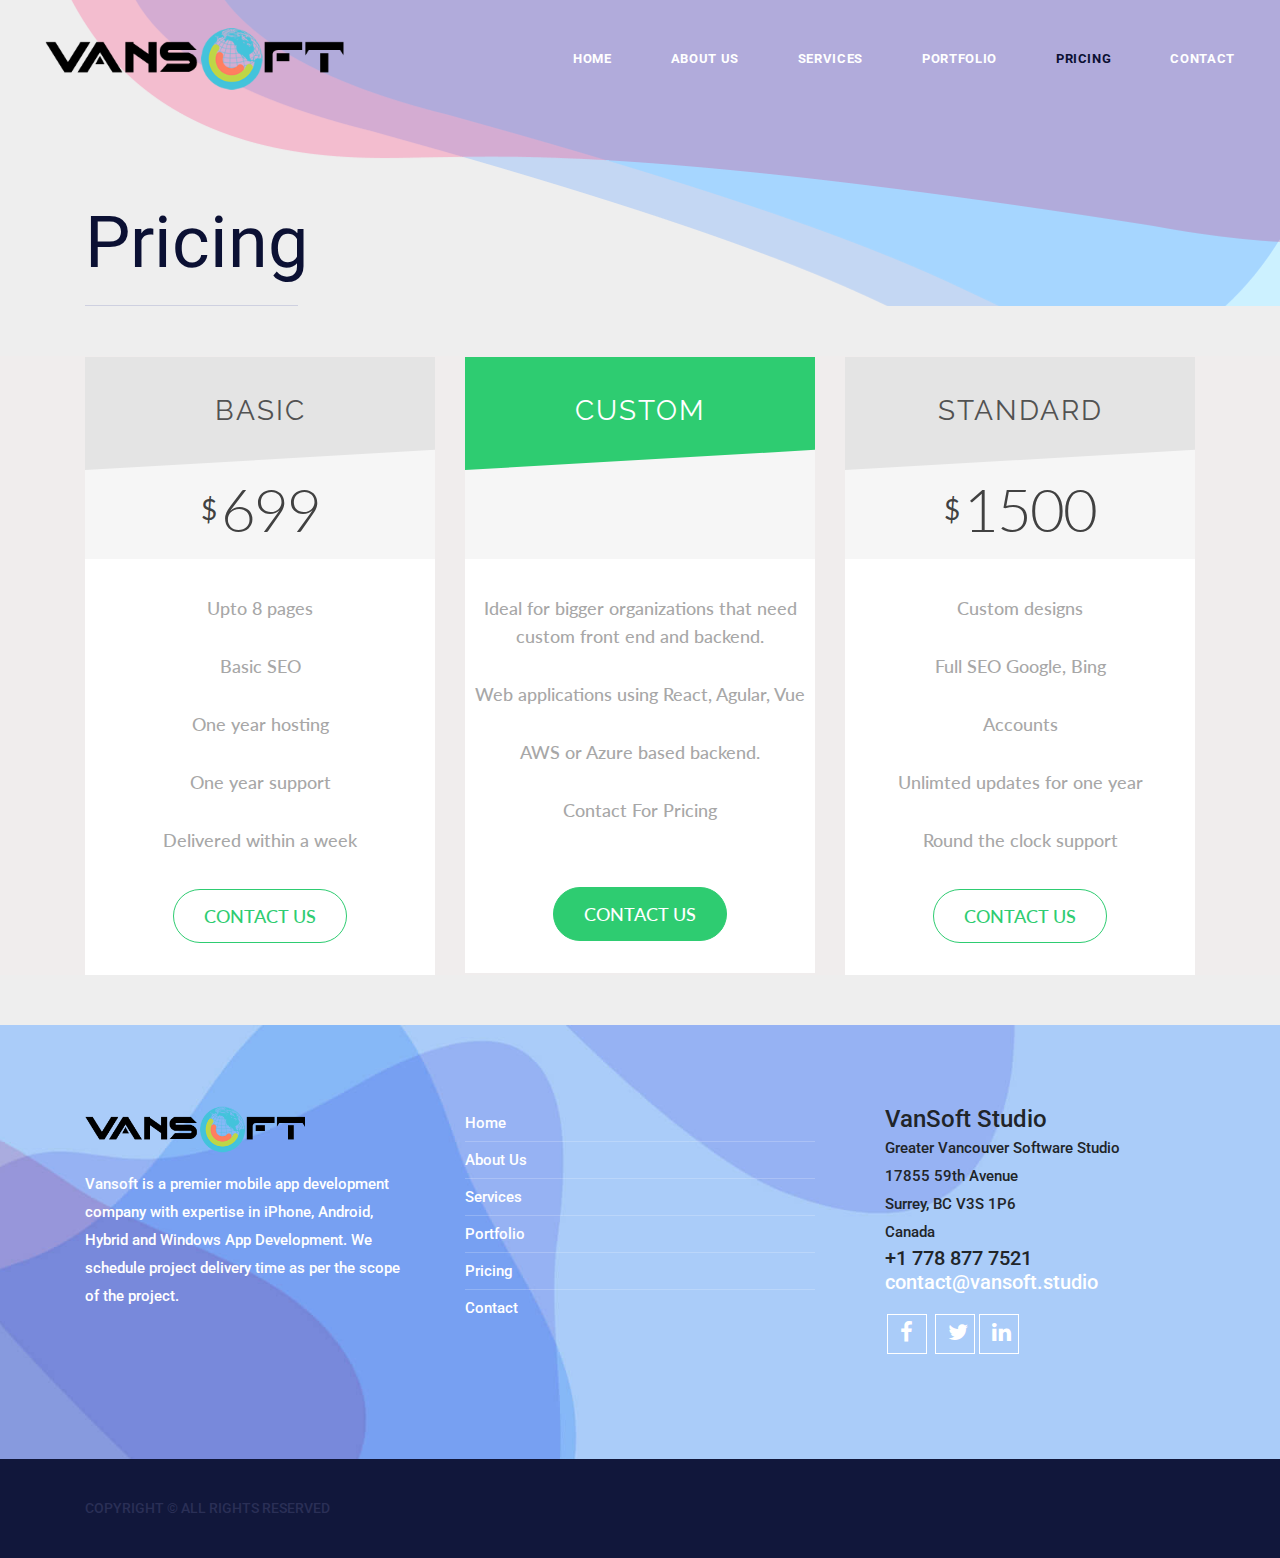
<file: pricing.html>
<!DOCTYPE html>
<html lang="en">

<head>
    <meta name="title" content="Best web designers in Vancouver| Web app developers in Kozhikode">
    <meta name="description"
        content="Hey, are you getting tired of looking attractive Website? Vansoft fulfill all your Software requirements at best quality and price">
    <meta name="keywords"
        content="IoT developers in Kerala, Best Android developers in Vancouver, Attractive web design, Cheap price and best quality website, Creative website at best price">
    <meta name="robots" content="index, follow">
    <meta http-equiv="Content-Type" content="text/html; charset=utf-8">
    <meta name="language" content="English">
    <meta http-equiv="X-UA-Compatible" content="IE=edge">
    <meta name="viewport" content="width=device-width, initial-scale=1">

    <link rel="icon" href="img/fav-icon.png" type="image/x-icon" />
    <!-- The above 3 meta tags *must* come first in the head; any other head content must come *after* these tags -->


    <!-- Icon css link -->
    <link href="css/font-awesome.min.css" rel="stylesheet">
    <!-- Bootstrap -->
    <link href="css/bootstrap.min.css" rel="stylesheet">

    <!-- Rev slider css -->
    <link href="vendors/revolution/css/settings.css" rel="stylesheet">
    <link href="vendors/revolution/css/layers.css" rel="stylesheet">
    <link href="vendors/revolution/css/navigation.css" rel="stylesheet">

    <!-- Extra plugin css -->
    <link href="vendors/owl-carousel/owl.carousel.min.css" rel="stylesheet">
    <link href="vendors/magnify-popup/magnific-popup.css" rel="stylesheet">


    <link href="css/style.css" rel="stylesheet">
    <link href="css/responsive.css" rel="stylesheet">
    <link href="css/new.css" rel="stylesheet">
    <link href="css/price.css" rel="stylesheet">

    <!-- HTML5 shim and Respond.js for IE8 support of HTML5 elements and media queries -->
    <!-- WARNING: Respond.js doesn't work if you view the page via file:// -->
    <!--[if lt IE 9]>
        <script src="https://oss.maxcdn.com/html5shiv/3.7.3/html5shiv.min.js"></script>
        <script src="https://oss.maxcdn.com/respond/1.4.2/respond.min.js"></script>
        <![endif]-->
</head>

<body>

    <!--================Header Menu Area =================-->
    <header class="main_menu_area">
        <nav class="navbar navbar-expand-lg navbar-light bg-light">
            <a class="navbar-brand" href="index.html"><img src="img/logo.png" alt=""></a>
            <button class="navbar-toggler" type="button" data-toggle="collapse" data-target="#navbarSupportedContent"
                aria-controls="navbarSupportedContent" aria-expanded="false" aria-label="Toggle navigation">
                <span></span>
                <span></span>
                <span></span>
            </button>

            <div class="collapse navbar-collapse" id="navbarSupportedContent">
                <ul class="navbar-nav">
                    <li class="nav-item "><a class="nav-link" href="index.html">Home</a></li>
                    <li class="nav-item"><a class="nav-link" href="about-us.html">About Us</a></li>
                    <li class="nav-item"><a class="nav-link" href="service.html">Services</a></li>
                    <li class="nav-item"><a class="nav-link" href="portfolio.html">Portfolio</a></li>
                    <li class="nav-item active"><a class="nav-link" href="pricing.html">Pricing</a></li>
                    <li class="nav-item"><a class="nav-link" href="contact.html">Contact</a></li>
                </ul>
            </div>
        </nav>
    </header>
    <!--================End Header Menu Area =================-->

    <!--================Banner Area =================-->
    <section class="banner_area">
        <div class="container">
            <div class="banner_inner_text">
                <h2>Pricing</h2>

            </div>
        </div>
    </section>
    <!--================End Banner Area =================-->

    <!--================End Banner Area =================-->
    <!========================Syed Sahar Ali Raza========================!>
        <div id="generic_price_table">
            <section>
                <div class="container">
                    <div class="row">
                        <div class="col-md-12">
                            <!--PRICE HEADING START-->
                            <div class="price-heading clearfix">

                            </div>
                            <!--//PRICE HEADING END-->
                        </div>
                    </div>
                </div>
                <div class="container">

                    <!--BLOCK ROW START-->
                    <div class="row">
                        <div class="col-md-4">

                            <!--PRICE CONTENT START-->
                            <div class="generic_content clearfix">

                                <!--HEAD PRICE DETAIL START-->
                                <div class="generic_head_price clearfix">

                                    <!--HEAD CONTENT START-->
                                    <div class="generic_head_content clearfix">

                                        <!--HEAD START-->
                                        <div class="head_bg"></div>
                                        <div class="head">
                                            <span>Basic</span>
                                        </div>
                                        <!--//HEAD END-->

                                    </div>
                                    <!--//HEAD CONTENT END-->

                                    <!--PRICE START-->
                                    <div class="generic_price_tag clearfix">
                                        <span class="price">
                                            <span class="sign">$</span>
                                            <span class="currency">699</span>


                                        </span>
                                    </div>
                                    <!--//PRICE END-->

                                </div>
                                <!--//HEAD PRICE DETAIL END-->

                                <!--FEATURE LIST START-->
                                <div class="generic_feature_list">
                                    <ul>
                                        <li> Upto 8 pages</li>
                                        <li>Basic SEO</li>
                                        <li> One year hosting</li>
                                        <li>One year support</li>
                                        <li> Delivered within a week</li>
                                    </ul>
                                </div>
                                <!--//FEATURE LIST END-->

                                <!--BUTTON START-->
                                <div class="generic_price_btn clearfix">
                                    <a class="" href="contact.html">Contact Us</a>
                                </div>
                                <!--//BUTTON END-->

                            </div>
                            <!--//PRICE CONTENT END-->

                        </div>

                        <div class="col-md-4">

                            <!--PRICE CONTENT START-->
                            <div class="generic_content active clearfix">

                                <!--HEAD PRICE DETAIL START-->
                                <div class="generic_head_price clearfix">

                                    <!--HEAD CONTENT START-->
                                    <div class="generic_head_content clearfix">

                                        <!--HEAD START-->
                                        <div class="head_bg"></div>
                                        <div class="head">
                                            <span>Custom </span>
                                        </div>
                                        <!--//HEAD END-->

                                    </div>
                                    <!--//HEAD CONTENT END-->

                                    <!--PRICE START-->
                                    <div class="generic_price_tag clearfix">
                                        <span class="price">
                                            <span class="sign"></span>
                                            <span class="currency"></span>
                                        </span>
                                    </div>
                                    <!--//PRICE END-->

                                </div>
                                <!--//HEAD PRICE DETAIL END-->

                                <!--FEATURE LIST START-->
                                <div class="generic_feature_list">
                                    <ul>
                                        <li> Ideal for bigger organizations that need custom front end and backend.</li>
                                        <li> Web applications using React, Agular, Vue</li>
                                        <li> AWS or Azure based backend.</li>

                                        <li> Contact For Pricing</li>
                                    </ul>
                                </div>
                                <br>
                                <!--//FEATURE LIST END-->

                                <!--BUTTON START-->
                                <div class="generic_price_btn clearfix">
                                    <a class="" href="contact.html">Contact Us</a>
                                </div>
                                <!--//BUTTON END-->

                            </div>
                            <!--//PRICE CONTENT END-->

                        </div>
                        <div class="col-md-4">

                            <!--PRICE CONTENT START-->
                            <div class="generic_content clearfix">

                                <!--HEAD PRICE DETAIL START-->
                                <div class="generic_head_price clearfix">

                                    <!--HEAD CONTENT START-->
                                    <div class="generic_head_content clearfix">

                                        <!--HEAD START-->
                                        <div class="head_bg"></div>
                                        <div class="head">
                                            <span>Standard</span>
                                        </div>
                                        <!--//HEAD END-->
                                    </div>
                                    <!--//HEAD CONTENT END-->
                                    <!--PRICE START-->
                                    <div class="generic_price_tag clearfix">
                                        <span class="price">
                                            <span class="sign">$</span>
                                            <span class="currency">1500</span>
                                        </span>
                                    </div>
                                    <!--//PRICE END-->
                                </div>
                                <!--//HEAD PRICE DETAIL END-->
                                <!--FEATURE LIST START-->
                                <div class="generic_feature_list">
                                    <ul>
                                        <li> Custom designs</li>
                                        <li> Full SEO Google, Bing</li>
                                        <li> Accounts</li>
                                        <li> Unlimted updates for one year</li>
                                        <li> Round the clock support</li>
                                    </ul>
                                </div>
                                <!--//FEATURE LIST END-->
                                <!--BUTTON START-->
                                <div class="generic_price_btn clearfix">
                                    <a class="" href="contact.html">Contact Us</a>
                                </div>
                                <!--//BUTTON END-->
                            </div>
                            <!--//PRICE CONTENT END-->
                        </div>
                    </div>
                    <!--//BLOCK ROW END-->
                </div>
            </section>
        </div>
        <!--================End Service Solution Area =================-->
        <!--================Footer Area =================-->
        <footer class="footr_area">
            <div class="footer_widget_area">
                <div class="container">
                    <div class="row footer_widget_inner">
                        <div class="col-lg-4 col-sm-6">
                            <aside class="f_widget f_about_widget">
                                <img src="img/logo.png" alt="">
                                <p>Vansoft is a premier mobile app development company with expertise in iPhone,
                                    Android, Hybrid and Windows App Development. We schedule project delivery time as
                                    per the scope of the project.</p>
                            </aside>
                        </div>
                        <div class="col-lg-4 col-sm-6">
                            <ul class="footer-links">
                                <li><a href="index.html">Home</a>
                                </li>
                                <li><a href="about-us.html">About Us</a>
                                </li>
                                <li><a href="service.html">Services</a>
                                </li>
                                <li><a href="portfolio.html">Portfolio</a>
                                </li>
                                <li><a href="pricing.html">Pricing</a>
                                </li>
                                <li><a href="contact.html">Contact</a>
                                </li>
                            </ul>
                        </div>
                        <div class="col-lg-4 col-sm-6">
                            <div class="cnt-wrap">
                                <h4>VanSoft Studio</h4>
                                <p>Greater Vancouver Software Studio</p>
                                <p>17855 59th Avenue </p>
                                <p>Surrey, BC V3S 1P6<br />Canada</p>
                                <h5>+1 778 877 7521 <a href="contact.html">contact@vansoft.studio</a></h5>
                                <div class="ftr-icons"><a
                                        href="https://www.facebook.com/Vansoft-109993740401672/?modal=admin_todo_tour"><i
                                            class="fa fa-facebook"></i></a>
                                    <a href="https://twitter.com/vansoft2"><i class="fa fa-twitter"></i></a><a
                                        href="#"><i class="fa fa-linkedin"></i></a>
                                </div>
                            </div>
                        </div>
                    </div>
                </div>
            </div>
            <div class="footer_copyright">
                <div class="container">
                    <div class="float-sm-left">
                        <h5>Copyright &copy; All rights reserved </h5>
                    </div>
                </div>  
            </div>
        </footer>
        <!--================End Footer Area =================-->






        <!-- jQuery (necessary for Bootstrap's JavaScript plugins) -->
        <script src="js/jquery-3.2.1.min.js"></script>
        <!-- Include all compiled plugins (below), or include individual files as needed -->
        <script src="js/popper.min.js"></script>
        <script src="js/bootstrap.min.js"></script>
        <!-- Rev slider js -->
        <script src="vendors/revolution/js/jquery.themepunch.tools.min.js"></script>
        <script src="vendors/revolution/js/jquery.themepunch.revolution.min.js"></script>
        <script src="vendors/revolution/js/extensions/revolution.extension.actions.min.js"></script>
        <script src="vendors/revolution/js/extensions/revolution.extension.video.min.js"></script>
        <script src="vendors/revolution/js/extensions/revolution.extension.slideanims.min.js"></script>
        <script src="vendors/revolution/js/extensions/revolution.extension.layeranimation.min.js"></script>
        <script src="vendors/revolution/js/extensions/revolution.extension.navigation.min.js"></script>
        <script src="vendors/revolution/js/extensions/revolution.extension.slideanims.min.js"></script>
        <!-- Extra plugin css -->
        <script src="vendors/counterup/jquery.waypoints.min.js"></script>
        <script src="vendors/counterup/jquery.counterup.min.js"></script>
        <script src="vendors/counterup/apear.js"></script>
        <script src="vendors/counterup/countto.js"></script>
        <script src="vendors/owl-carousel/owl.carousel.min.js"></script>
        <script src="vendors/magnify-popup/jquery.magnific-popup.min.js"></script>
        <script src="js/smoothscroll.js"></script>
        <script src="vendors/circle-bar/circle-progress.min.js"></script>
        <script src="vendors/circle-bar/plugins.js"></script>

        <script src="js/circle-active.js"></script>
        <script src="js/theme.js"></script>
</body>

</html>
</file>
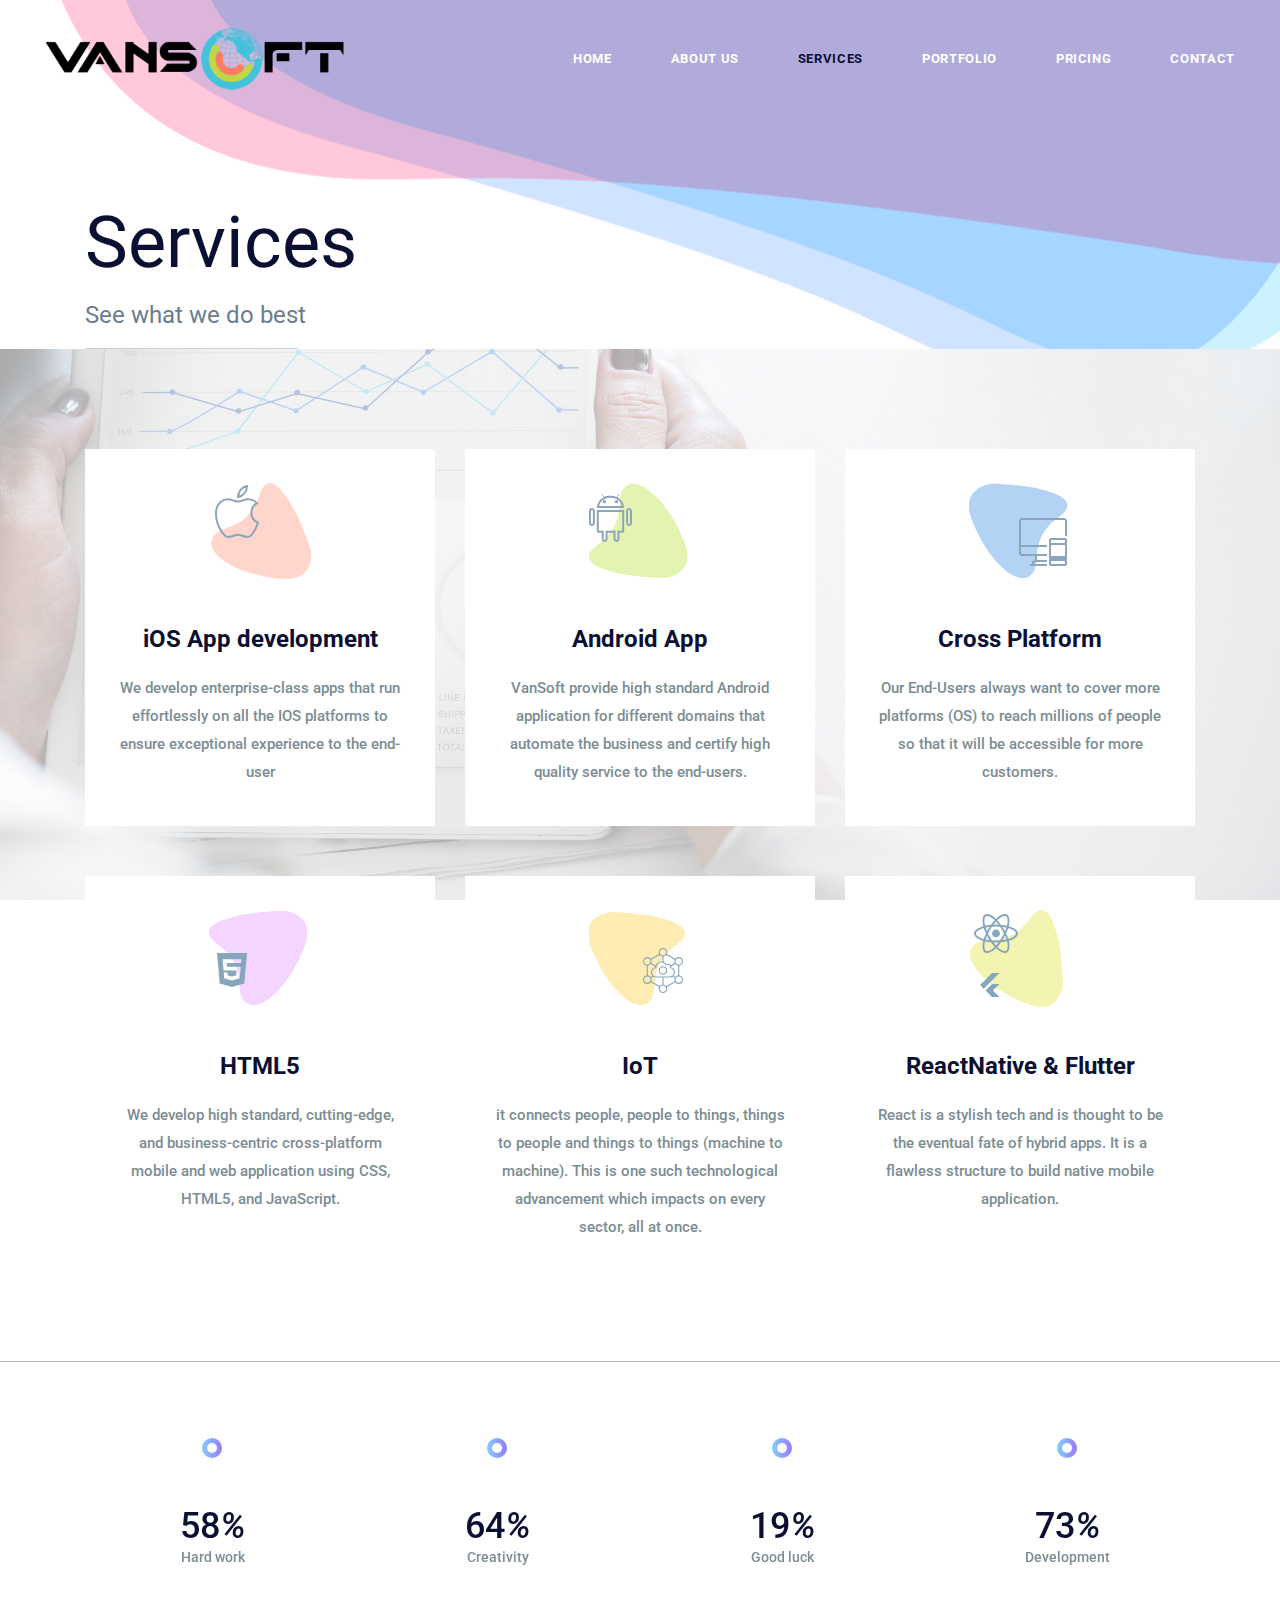
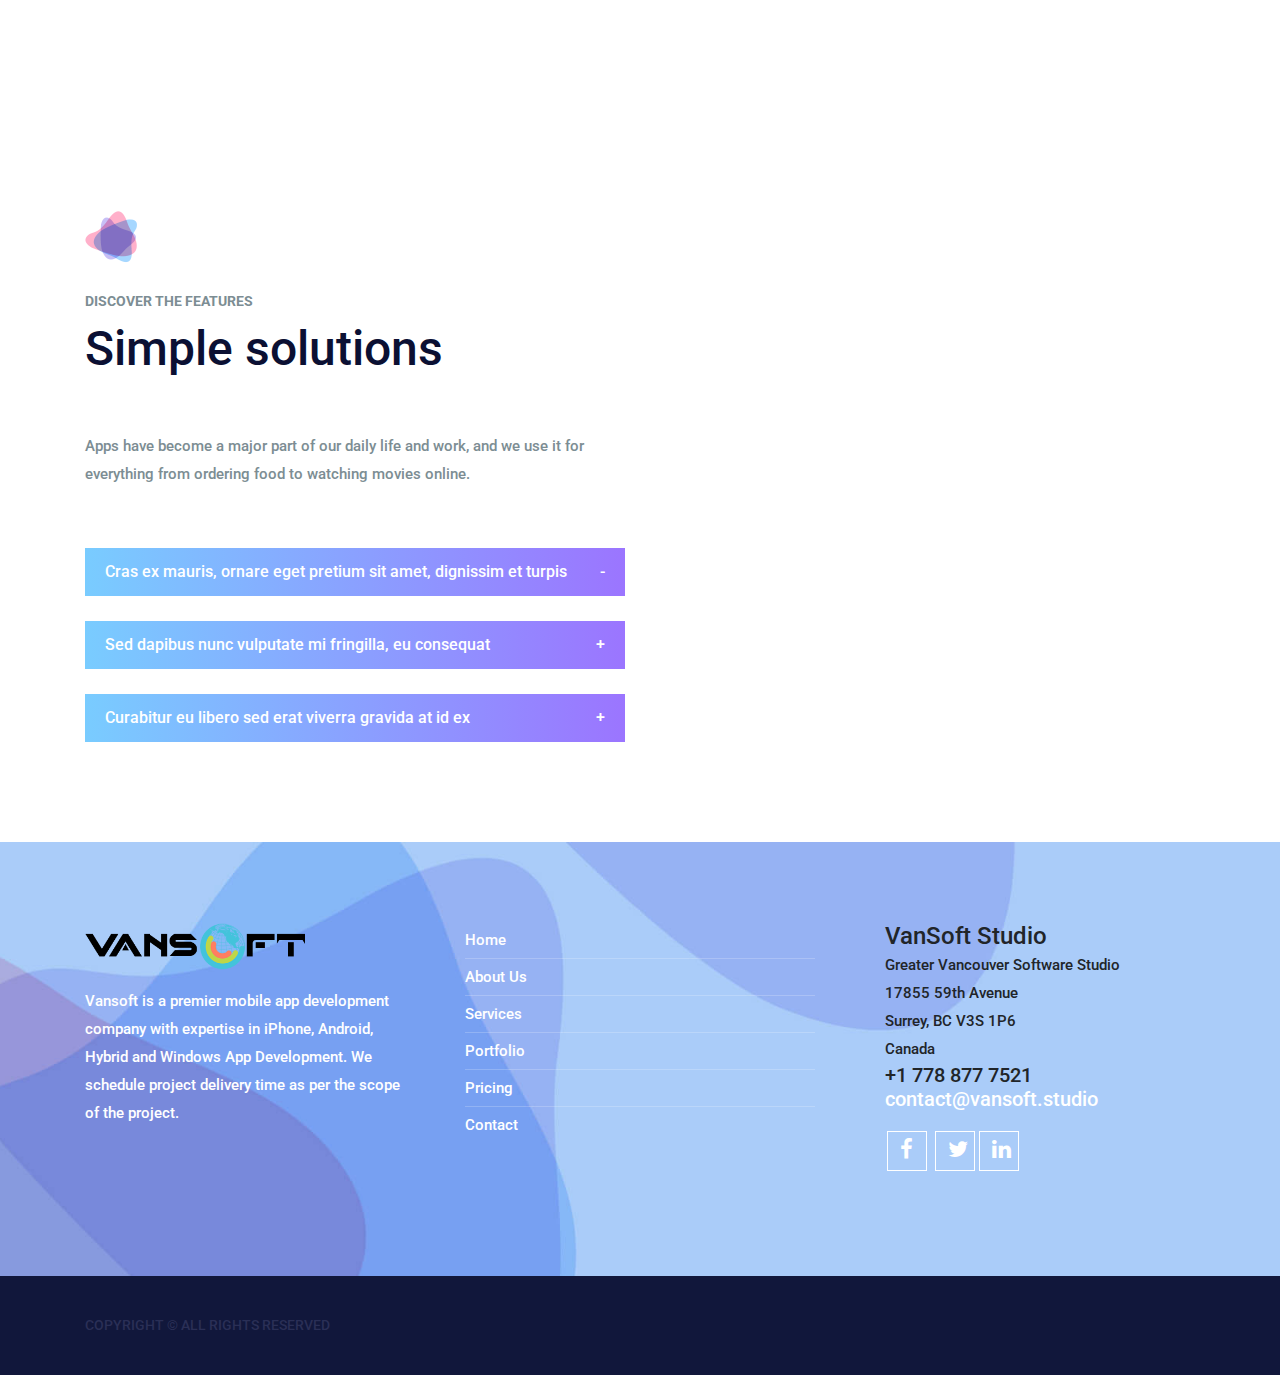
<file: service.html>
<!DOCTYPE html>
<html lang="en">

<head>
    <meta name="title" content="Web app development in Vancouver|web development webdesign in India">
    <meta name="description"
        content="Are you looking for the best software services? We are undertaking all types of software development. Vansoft is a premier mobile app development company with expertise in iPhone, Android, native, Hybrid and web app development.see what we do best ">
    <meta name="keywords"
        content="Web development companies in India, Web app development in Vancouver, Website design and development, Android app development firm in Canada, mobile app development, IOT service in Canada, IoT providers in India, Cloud servicing company in Kerala, IOS app development in India,  Best software developers in Calicut,top IT company  in Vancouver">
    <meta name="robots" content="index, follow">
    <meta name="language" content="English">
    <meta charset="utf-8">
    <meta http-equiv="X-UA-Compatible" content="IE=edge">
    <meta name="viewport" content="width=device-width, initial-scale=1">

    <link rel="icon" href="img/fav-icon.png" type="image/x-icon" />
    <!-- The above 3 meta tags *must* come first in the head; any other head content must come *after* these tags -->


    <!-- Icon css link -->
    <link href="css/font-awesome.min.css" rel="stylesheet">
    <!-- Bootstrap -->
    <link href="css/bootstrap.min.css" rel="stylesheet">

    <!-- Rev slider css -->
    <link href="vendors/revolution/css/settings.css" rel="stylesheet">
    <link href="vendors/revolution/css/layers.css" rel="stylesheet">
    <link href="vendors/revolution/css/navigation.css" rel="stylesheet">

    <!-- Extra plugin css -->
    <link href="vendors/owl-carousel/owl.carousel.min.css" rel="stylesheet">
    <link href="vendors/magnify-popup/magnific-popup.css" rel="stylesheet">


    <link href="css/style.css" rel="stylesheet">
    <link href="css/responsive.css" rel="stylesheet">
    <link href="css/new.css" rel="stylesheet">

    <!-- HTML5 shim and Respond.js for IE8 support of HTML5 elements and media queries -->
    <!-- WARNING: Respond.js doesn't work if you view the page via file:// -->
    <!--[if lt IE 9]>
        <script src="https://oss.maxcdn.com/html5shiv/3.7.3/html5shiv.min.js"></script>
        <script src="https://oss.maxcdn.com/respond/1.4.2/respond.min.js"></script>
        <![endif]-->
</head>

<body>

    <!--================Header Menu Area =================-->
    <header class="main_menu_area">
        <nav class="navbar navbar-expand-lg navbar-light bg-light">
            <a class="navbar-brand" href="index.html"><img src="img/logo.png" alt=""></a>
            <button class="navbar-toggler" type="button" data-toggle="collapse" data-target="#navbarSupportedContent"
                aria-controls="navbarSupportedContent" aria-expanded="false" aria-label="Toggle navigation">
                <span></span>
                <span></span>
                <span></span>
            </button>

            <div class="collapse navbar-collapse" id="navbarSupportedContent">
                <ul class="navbar-nav">
                    <li class="nav-item "><a class="nav-link" href="index.html">Home</a></li>
                    <li class="nav-item"><a class="nav-link" href="about-us.html">About Us</a></li>
                    <li class="nav-item active"><a class="nav-link" href="service.html">Services</a></li>
                    <li class="nav-item"><a class="nav-link" href="portfolio.html">Portfolio</a></li>
                    <li class="nav-item"><a class="nav-link" href="pricing.html">Pricing</a></li>
                    <li class="nav-item"><a class="nav-link" href="contact.html">Contact</a></li>
                </ul>
            </div>
        </nav>
    </header>
    <!--================End Header Menu Area =================-->

    <!--================Banner Area =================-->
    <section class="banner_area">
        <div class="container">
            <div class="banner_inner_text">
                <h2>Services</h2>
                <p>See what we do best</p>
            </div>
        </div>
    </section>
    <!--================End Banner Area =================-->

    <!--================End Banner Area =================-->
    <section class="service_feature">
        <div class="container">
            <div class="row feature_inner">
                <div class="col-lg-4 col-sm-6">
                    <div class="feature_item">
                        <div class="f_icon">
                            <img src="img/icon/ios.svg" alt="">
                        </div>
                        <h4>iOS App development</h4>
                        <p>We develop enterprise-class apps that run effortlessly on all the IOS platforms to ensure
                            exceptional experience to the end-user</p>

                    </div>
                </div>
                <div class="col-lg-4 col-sm-6">
                    <div class="feature_item">
                        <div class="f_icon">
                            <img src="img/icon/android.svg" alt="">
                        </div>
                        <h4>Android App</h4>
                        <p>VanSoft provide high standard Android application for different domains that automate the
                            business and certify high quality service to the end-users.</p>

                    </div>
                </div>
                <div class="col-lg-4 col-sm-6">
                    <div class="feature_item">
                        <div class="f_icon">
                            <img src="img/icon/responsive.svg" alt="">
                        </div>
                        <h4>Cross Platform </h4>
                        <p>Our End-Users always want to cover more platforms (OS) to reach millions of people so that it
                            will be accessible for more customers.</p>

                    </div>
                </div>
                <div class="col-lg-4 col-sm-6">
                    <div class="feature_item">
                        <div class="f_icon">
                            <img src="img/icon/html5.svg" alt="">
                        </div>
                        <h4>HTML5</h4>
                        <p>We develop high standard, cutting-edge, and business-centric cross-platform mobile and web
                            application using CSS, HTML5, and JavaScript.</p>

                    </div>
                </div>
                <div class="col-lg-4 col-sm-6">
                    <div class="feature_item">
                        <div class="f_icon">
                            <img src="img/icon/iot.svg" alt="">
                        </div>
                        <h4>IoT </h4>
                        <p>it connects people, people to things, things to people and things to things (machine to
                            machine). This is one such technological advancement which impacts on every sector, all at
                            once.</p>

                    </div>
                </div>
                <div class="col-lg-4 col-sm-6">
                    <div class="feature_item">
                        <div class="f_icon">
                            <img src="img/icon/react-flutter.svg" alt="">
                        </div>
                        <h4>ReactNative & Flutter</h4>
                        <p>React is a stylish tech and is thought to be the eventual fate of hybrid apps. It is a
                            flawless structure to build native mobile application.</p>

                    </div>
                </div>
            </div>
        </div>
    </section>
    <!--================End Banner Area =================-->

    <!--================Circle Chart Area =================-->
    <section class="circle_chart_area">
        <div class="container">
            <div class="row">
                <div class="col-lg-3 col-sm-6">
                    <div class="circle_progress circular style-polygon" data-percentage="75" data-thickness="3"
                        data-reverse="true" data-empty-fill="transparent" data-start-color="#987dff"
                        data-end-color="#7acaff">
                        <div class="circle_progress_inner">
                            <strong></strong>
                            <span class="percentage"></span>
                            <h4>Hard work</h4>
                        </div>
                    </div>
                </div>
                <div class="col-lg-3 col-sm-6">
                    <div class="circle_progress circular style-polygon" data-percentage="83" data-thickness="3"
                        data-reverse="true" data-empty-fill="transparent" data-start-color="#987dff"
                        data-end-color="#7acaff">
                        <div class="circle_progress_inner">
                            <strong></strong>
                            <span class="percentage"></span>
                            <h4>Creativity</h4>
                        </div>
                    </div>
                </div>
                <div class="col-lg-3 col-sm-6">
                    <div class="circle_progress circular style-polygon" data-percentage="25" data-thickness="3"
                        data-reverse="true" data-empty-fill="transparent" data-start-color="#987dff"
                        data-end-color="#7acaff">
                        <div class="circle_progress_inner">
                            <strong></strong>
                            <span class="percentage"></span>
                            <h4>Good luck</h4>
                        </div>
                    </div>
                </div>
                <div class="col-lg-3 col-sm-6">
                    <div class="circle_progress circular style-polygon" data-percentage="95" data-thickness="3"
                        data-reverse="true" data-empty-fill="transparent" data-start-color="#987dff"
                        data-end-color="#7acaff">
                        <div class="circle_progress_inner">
                            <strong></strong>
                            <span class="percentage"></span>
                            <h4>Development</h4>
                        </div>
                    </div>
                </div>
            </div>
        </div>
    </section>
    <!--================End Circle Chart Area =================-->

    <!--================Service Solution Area =================-->
    <section class="service_solution_area p_100">
        <div class="container">
            <div class="row s_solution_inner">
                <div class="col-lg-6">
                    <div class="s_solution_item">
                        <div class="l_title">
                            <img src="img/icon/title-icon.png" alt="">
                            <h6>Discover the features</h6>
                            <h2>Simple solutions</h2>
                        </div>
                        <p>Apps have become a major part of our daily life and work, and we use it for everything from
                            ordering food to watching movies online. </p>
                        <div id="accordion" role="tablist" class="solution_collaps">
                            <div class="card">
                                <div class="card-header" role="tab" id="headingOne">
                                    <h5 class="mb-0">
                                        <a data-toggle="collapse" href="#collapseOne" aria-expanded="true"
                                            aria-controls="collapseOne">
                                            Cras ex mauris, ornare eget pretium sit amet, dignissim et turpis
                                            <i class="minus">-</i>
                                            <i class="plus">+</i>
                                        </a>
                                    </h5>
                                </div>

                                <div id="collapseOne" class="collapse" role="tabpanel" aria-labelledby="headingOne"
                                    data-parent="#accordion">
                                    <div class="card-body">
                                        <p>Etiam nec odio vestibulum est mattis effic iturut magna. Pellentesque sit am
                                            et tellus blandit. </p>
                                    </div>
                                </div>
                            </div>
                            <div class="card">
                                <div class="card-header" role="tab" id="headingTwo">
                                    <h5 class="mb-0">
                                        <a class="collapsed" data-toggle="collapse" href="#collapseTwo"
                                            aria-expanded="false" aria-controls="collapseTwo">
                                            Sed dapibus nunc vulputate mi fringilla, eu consequat
                                            <i class="minus">-</i>
                                            <i class="plus">+</i>
                                        </a>
                                    </h5>
                                </div>
                                <div id="collapseTwo" class="collapse" role="tabpanel" aria-labelledby="headingTwo"
                                    data-parent="#accordion">
                                    <div class="card-body">
                                        <p>Etiam nec odio vestibulum est mattis effic iturut magna. Pellentesque sit am
                                            et tellus blandit. </p>
                                    </div>
                                </div>
                            </div>
                            <div class="card">
                                <div class="card-header" role="tab" id="headingThree">
                                    <h5 class="mb-0">
                                        <a class="collapsed" data-toggle="collapse" href="#collapseThree"
                                            aria-expanded="false" aria-controls="collapseThree">
                                            Curabitur eu libero sed erat viverra gravida at id ex
                                            <i class="minus">-</i>
                                            <i class="plus">+</i>
                                        </a>
                                    </h5>
                                </div>
                                <div id="collapseThree" class="collapse" role="tabpanel" aria-labelledby="headingThree"
                                    data-parent="#accordion">
                                    <div class="card-body">
                                        <p>Etiam nec odio vestibulum est mattis effic iturut magna. Pellentesque sit am
                                            et tellus blandit. </p>
                                    </div>
                                </div>
                            </div>
                        </div>
                    </div>
                </div>
            </div>
        </div>
    </section>
    <!--================End Service Solution Area =================-->

    <!--================Footer Area =================-->
    <footer class="footr_area">
        <div class="footer_widget_area">
            <div class="container">
                <div class="row footer_widget_inner">
                    <div class="col-lg-4 col-sm-6">
                        <aside class="f_widget f_about_widget">
                            <img src="img/logo.png" alt="">
                            <p>Vansoft is a premier mobile app development company with expertise in iPhone, Android,
                                Hybrid and Windows App Development. We schedule project delivery time as per the scope
                                of the project.</p>
                        </aside>
                    </div>
                    <div class="col-lg-4 col-sm-6">
                        <ul class="footer-links">
                            <li><a href="index.html">Home</a>
                            </li>
                            <li><a href="about-us.html">About Us</a>
                            </li>
                            <li><a href="service.html">Services</a>
                            </li>
                            <li><a href="portfolio.html">Portfolio</a>
                            </li>
                            <li><a href="pricing.html">Pricing</a>
                            </li>
                            <li><a href="contact.html">Contact</a>
                            </li>
                        </ul>
                    </div>
                    <div class="col-lg-4 col-sm-6">
                        <div class="cnt-wrap">
                            <h4>VanSoft Studio</h4>
                            <p>Greater Vancouver Software Studio</p>
                            <p>17855 59th Avenue </p>
                            <p>Surrey, BC V3S 1P6<br />Canada</p>
                            <h5>+1 778 877 7521 <a href="contact.html">contact@vansoft.studio</a></h5>
                            <div class="ftr-icons"><a
                                    href="https://www.facebook.com/Vansoft-109993740401672/?modal=admin_todo_tour"><i
                                        class="fa fa-facebook"></i></a>
                                <a href="https://twitter.com/vansoft2"><i class="fa fa-twitter"></i></a><a href="#"><i
                                        class="fa fa-linkedin"></i></a>
                            </div>
                        </div>
                    </div>
                </div>
            </div>
        </div>
        <div class="footer_copyright">
            <div class="container">
                <div class="float-sm-left">
                    <h5>Copyright &copy; All rights reserved </h5>
                </div>
            </div>
        </div>
    </footer>
    <!--================End Footer Area =================-->




    <!-- jQuery (necessary for Bootstrap's JavaScript plugins) -->
    <script src="js/jquery-3.2.1.min.js"></script>
    <!-- Include all compiled plugins (below), or include individual files as needed -->
    <script src="js/popper.min.js"></script>
    <script src="js/bootstrap.min.js"></script>
    <!-- Rev slider js -->
    <script src="vendors/revolution/js/jquery.themepunch.tools.min.js"></script>
    <script src="vendors/revolution/js/jquery.themepunch.revolution.min.js"></script>
    <script src="vendors/revolution/js/extensions/revolution.extension.actions.min.js"></script>
    <script src="vendors/revolution/js/extensions/revolution.extension.video.min.js"></script>
    <script src="vendors/revolution/js/extensions/revolution.extension.slideanims.min.js"></script>
    <script src="vendors/revolution/js/extensions/revolution.extension.layeranimation.min.js"></script>
    <script src="vendors/revolution/js/extensions/revolution.extension.navigation.min.js"></script>
    <script src="vendors/revolution/js/extensions/revolution.extension.slideanims.min.js"></script>
    <!-- Extra plugin css -->
    <script src="vendors/counterup/jquery.waypoints.min.js"></script>
    <script src="vendors/counterup/jquery.counterup.min.js"></script>
    <script src="vendors/counterup/apear.js"></script>
    <script src="vendors/counterup/countto.js"></script>
    <script src="vendors/owl-carousel/owl.carousel.min.js"></script>
    <script src="vendors/magnify-popup/jquery.magnific-popup.min.js"></script>
    <script src="js/smoothscroll.js"></script>
    <script src="vendors/circle-bar/circle-progress.min.js"></script>
    <script src="vendors/circle-bar/plugins.js"></script>

    <script src="js/circle-active.js"></script>
    <script src="js/theme.js"></script>
</body>

</html>
</file>
<file: vendors/revolution/css/settings.css>
/*-----------------------------------------------------------------------------

-	Revolution Slider 5.0 Default Style Settings -

Screen Stylesheet

version:   	5.3.1
date:      	07/12/15
author:		themepunch
email:     	info@themepunch.com
website:   	http://www.themepunch.com
-----------------------------------------------------------------------------*/

#debungcontrolls,.debugtimeline{width:100%;box-sizing:border-box}.rev_column,.rev_column .tp-parallax-wrap,.tp-svg-layer svg{vertical-align:top}#debungcontrolls{z-index:100000;position:fixed;bottom:0;height:auto;background:rgba(0,0,0,.6);padding:10px}.debugtimeline{height:10px;position:relative;margin-bottom:3px;display:none;white-space:nowrap}.debugtimeline:hover{height:15px}.the_timeline_tester{background:#e74c3c;position:absolute;top:0;left:0;height:100%;width:0}.debugtimeline.tl_slide .the_timeline_tester{background:#f39c12}.debugtimeline.tl_frame .the_timeline_tester{background:#3498db}.debugtimline_txt{color:#fff;font-weight:400;font-size:7px;position:absolute;left:10px;top:0;white-space:nowrap;line-height:10px}.rtl{direction:rtl}@font-face{font-family:revicons;src:url(../fonts/revicons/revicons.eot?5510888);src:url(../fonts/revicons/revicons.eot?5510888#iefix) format('embedded-opentype'),url(../fonts/revicons/revicons.woff?5510888) format('woff'),url(../fonts/revicons/revicons.ttf?5510888) format('truetype'),url(../fonts/revicons/revicons.svg?5510888#revicons) format('svg');font-weight:400;font-style:normal}[class*=" revicon-"]:before,[class^=revicon-]:before{font-family:revicons;font-style:normal;font-weight:400;speak:none;display:inline-block;text-decoration:inherit;width:1em;margin-right:.2em;text-align:center;font-variant:normal;text-transform:none;line-height:1em;margin-left:.2em}.revicon-search-1:before{content:'\e802'}.revicon-pencil-1:before{content:'\e831'}.revicon-picture-1:before{content:'\e803'}.revicon-cancel:before{content:'\e80a'}.revicon-info-circled:before{content:'\e80f'}.revicon-trash:before{content:'\e801'}.revicon-left-dir:before{content:'\e817'}.revicon-right-dir:before{content:'\e818'}.revicon-down-open:before{content:'\e83b'}.revicon-left-open:before{content:'\e819'}.revicon-right-open:before{content:'\e81a'}.revicon-angle-left:before{content:'\e820'}.revicon-angle-right:before{content:'\e81d'}.revicon-left-big:before{content:'\e81f'}.revicon-right-big:before{content:'\e81e'}.revicon-magic:before{content:'\e807'}.revicon-picture:before{content:'\e800'}.revicon-export:before{content:'\e80b'}.revicon-cog:before{content:'\e832'}.revicon-login:before{content:'\e833'}.revicon-logout:before{content:'\e834'}.revicon-video:before{content:'\e805'}.revicon-arrow-combo:before{content:'\e827'}.revicon-left-open-1:before{content:'\e82a'}.revicon-right-open-1:before{content:'\e82b'}.revicon-left-open-mini:before{content:'\e822'}.revicon-right-open-mini:before{content:'\e823'}.revicon-left-open-big:before{content:'\e824'}.revicon-right-open-big:before{content:'\e825'}.revicon-left:before{content:'\e836'}.revicon-right:before{content:'\e826'}.revicon-ccw:before{content:'\e808'}.revicon-arrows-ccw:before{content:'\e806'}.revicon-palette:before{content:'\e829'}.revicon-list-add:before{content:'\e80c'}.revicon-doc:before{content:'\e809'}.revicon-left-open-outline:before{content:'\e82e'}.revicon-left-open-2:before{content:'\e82c'}.revicon-right-open-outline:before{content:'\e82f'}.revicon-right-open-2:before{content:'\e82d'}.revicon-equalizer:before{content:'\e83a'}.revicon-layers-alt:before{content:'\e804'}.revicon-popup:before{content:'\e828'}.rev_slider_wrapper{position:relative;z-index:0;width:100%}.rev_slider{position:relative;overflow:visible}.entry-content .rev_slider a,.rev_slider a{box-shadow:none}.tp-overflow-hidden{overflow:hidden!important}.group_ov_hidden{overflow:hidden}.rev_slider img,.tp-simpleresponsive img{max-width:none!important;transition:none;margin:0;padding:0;border:none}.rev_slider .no-slides-text{font-weight:700;text-align:center;padding-top:80px}.rev_slider>ul,.rev_slider>ul>li,.rev_slider>ul>li:before,.rev_slider_wrapper>ul,.tp-revslider-mainul>li,.tp-revslider-mainul>li:before,.tp-simpleresponsive>ul,.tp-simpleresponsive>ul>li,.tp-simpleresponsive>ul>li:before{list-style:none!important;position:absolute;margin:0!important;padding:0!important;overflow-x:visible;overflow-y:visible;background-image:none;background-position:0 0;text-indent:0;top:0;left:0}.rev_slider>ul>li,.rev_slider>ul>li:before,.tp-revslider-mainul>li,.tp-revslider-mainul>li:before,.tp-simpleresponsive>ul>li,.tp-simpleresponsive>ul>li:before{visibility:hidden}.tp-revslider-mainul,.tp-revslider-slidesli{padding:0!important;margin:0!important;list-style:none!important}.fullscreen-container,.fullwidthbanner-container{padding:0;position:relative}.rev_slider li.tp-revslider-slidesli{position:absolute!important}.tp-caption .rs-untoggled-content{display:block}.tp-caption .rs-toggled-content{display:none}.rs-toggle-content-active.tp-caption .rs-toggled-content{display:block}.rs-toggle-content-active.tp-caption .rs-untoggled-content{display:none}.rev_slider .caption,.rev_slider .tp-caption{position:relative;visibility:hidden;white-space:nowrap;display:block;-webkit-font-smoothing:antialiased!important;z-index:1}.rev_slider .caption,.rev_slider .tp-caption,.tp-simpleresponsive img{-moz-user-select:none;-khtml-user-select:none;-webkit-user-select:none;-o-user-select:none}.rev_slider .tp-mask-wrap .tp-caption,.rev_slider .tp-mask-wrap :last-child,.wpb_text_column .rev_slider .tp-mask-wrap .tp-caption,.wpb_text_column .rev_slider .tp-mask-wrap :last-child{margin-bottom:0}.tp-svg-layer svg{width:100%;height:100%;position:relative}.tp-carousel-wrapper{cursor:url(openhand.cur),move}.tp-carousel-wrapper.dragged{cursor:url(closedhand.cur),move}.tp_inner_padding{box-sizing:border-box;max-height:none!important}.tp-caption.tp-layer-selectable{-moz-user-select:all;-khtml-user-select:all;-webkit-user-select:all;-o-user-select:all}.tp-caption.tp-hidden-caption,.tp-forcenotvisible,.tp-hide-revslider,.tp-parallax-wrap.tp-hidden-caption{visibility:hidden!important;display:none!important}.rev_slider audio,.rev_slider embed,.rev_slider iframe,.rev_slider object,.rev_slider video{max-width:none!important}.tp-element-background{position:absolute;top:0;left:0;width:100%;height:100%;z-index:0}.rev_row_zone{position:absolute;width:100%;left:0;box-sizing:border-box;min-height:50px;font-size:0}.rev_column_inner,.rev_slider .tp-caption.rev_row{position:relative;width:100%!important;box-sizing:border-box}.rev_row_zone_top{top:0}.rev_row_zone_middle{top:50%;transform:translateY(-50%)}.rev_row_zone_bottom{bottom:0}.rev_slider .tp-caption.rev_row{display:table;table-layout:fixed;vertical-align:top;height:auto!important;font-size:0}.rev_column{display:table-cell;position:relative;height:auto;box-sizing:border-box;font-size:0}.rev_column_inner{display:block;height:auto!important;white-space:normal!important}.rev_column_bg{width:100%;height:100%;position:absolute;top:0;left:0;z-index:0;box-sizing:border-box;background-clip:content-box;border:0 solid transparent}.tp-caption .backcorner,.tp-caption .backcornertop,.tp-caption .frontcorner,.tp-caption .frontcornertop{height:0;top:0;width:0;position:absolute}.rev_column_inner .tp-loop-wrap,.rev_column_inner .tp-mask-wrap,.rev_column_inner .tp-parallax-wrap{text-align:inherit}.rev_column_inner .tp-mask-wrap{display:inline-block}.rev_column_inner .tp-parallax-wrap,.rev_column_inner .tp-parallax-wrap .tp-loop-wrap,.rev_column_inner .tp-parallax-wrap .tp-mask-wrap{position:relative!important;left:auto!important;top:auto!important;line-height:0}.tp-video-play-button,.tp-video-play-button i{line-height:50px!important;vertical-align:top;text-align:center}.rev_column_inner .rev_layer_in_column,.rev_column_inner .tp-parallax-wrap,.rev_column_inner .tp-parallax-wrap .tp-loop-wrap,.rev_column_inner .tp-parallax-wrap .tp-mask-wrap{vertical-align:top}.rev_break_columns{display:block!important}.rev_break_columns .tp-parallax-wrap.rev_column{display:block!important;width:100%!important}.fullwidthbanner-container{overflow:hidden}.fullwidthbanner-container .fullwidthabanner{width:100%;position:relative}.tp-static-layers{position:absolute;z-index:101;top:0;left:0}.tp-caption .frontcorner{border-left:40px solid transparent;border-right:0 solid transparent;border-top:40px solid #00A8FF;left:-40px}.tp-caption .backcorner{border-left:0 solid transparent;border-right:40px solid transparent;border-bottom:40px solid #00A8FF;right:0}.tp-caption .frontcornertop{border-left:40px solid transparent;border-right:0 solid transparent;border-bottom:40px solid #00A8FF;left:-40px}.tp-caption .backcornertop{border-left:0 solid transparent;border-right:40px solid transparent;border-top:40px solid #00A8FF;right:0}.tp-layer-inner-rotation{position:relative!important}img.tp-slider-alternative-image{width:100%;height:auto}.caption.fullscreenvideo,.rs-background-video-layer,.tp-caption.coverscreenvideo,.tp-caption.fullscreenvideo{width:100%;height:100%;top:0;left:0;position:absolute}.noFilterClass{filter:none!important}.rs-background-video-layer{visibility:hidden;z-index:0}.caption.fullscreenvideo audio,.caption.fullscreenvideo iframe,.caption.fullscreenvideo video,.tp-caption.fullscreenvideo iframe,.tp-caption.fullscreenvideo iframe audio,.tp-caption.fullscreenvideo iframe video{width:100%!important;height:100%!important;display:none}.fullcoveredvideo audio,.fullscreenvideo audio .fullcoveredvideo video,.fullscreenvideo video{background:#000}.fullcoveredvideo .tp-poster{background-position:center center;background-size:cover;width:100%;height:100%;top:0;left:0}.videoisplaying .html5vid .tp-poster{display:none}.tp-video-play-button{background:#000;background:rgba(0,0,0,.3);border-radius:5px;position:absolute;top:50%;left:50%;color:#FFF;margin-top:-25px;margin-left:-25px;cursor:pointer;width:50px;height:50px;box-sizing:border-box;display:inline-block;z-index:4;opacity:0;transition:opacity .3s ease-out!important}.tp-audio-html5 .tp-video-play-button,.tp-hiddenaudio{display:none!important}.tp-caption .html5vid{width:100%!important;height:100%!important}.tp-video-play-button i{width:50px;height:50px;display:inline-block;font-size:40px!important}.rs-fullvideo-cover,.tp-dottedoverlay,.tp-shadowcover{height:100%;top:0;left:0;position:absolute}.tp-caption:hover .tp-video-play-button{opacity:1;display:block}.tp-caption .tp-revstop{display:none;border-left:5px solid #fff!important;border-right:5px solid #fff!important;margin-top:15px!important;line-height:20px!important;vertical-align:top;font-size:25px!important}.tp-seek-bar,.tp-video-button,.tp-volume-bar{outline:0;line-height:12px;margin:0;cursor:pointer}.videoisplaying .revicon-right-dir{display:none}.videoisplaying .tp-revstop{display:inline-block}.videoisplaying .tp-video-play-button{display:none}.fullcoveredvideo .tp-video-play-button{display:none!important}.fullscreenvideo .fullscreenvideo audio,.fullscreenvideo .fullscreenvideo video{object-fit:contain!important}.fullscreenvideo .fullcoveredvideo audio,.fullscreenvideo .fullcoveredvideo video{object-fit:cover!important}.tp-video-controls{position:absolute;bottom:0;left:0;right:0;padding:5px;opacity:0;transition:opacity .3s;background-image:linear-gradient(to bottom,#000 13%,#323232 100%);display:table;max-width:100%;overflow:hidden;box-sizing:border-box}.rev-btn.rev-hiddenicon i,.rev-btn.rev-withicon i{transition:all .2s ease-out!important;font-size:15px}.tp-caption:hover .tp-video-controls{opacity:.9}.tp-video-button{background:rgba(0,0,0,.5);border:0;border-radius:3px;font-size:12px;color:#fff;padding:0}.tp-video-button:hover{cursor:pointer}.tp-video-button-wrap,.tp-video-seek-bar-wrap,.tp-video-vol-bar-wrap{padding:0 5px;display:table-cell;vertical-align:middle}.tp-video-seek-bar-wrap{width:80%}.tp-video-vol-bar-wrap{width:20%}.tp-seek-bar,.tp-volume-bar{width:100%;padding:0}.rs-fullvideo-cover{width:100%;background:0 0;z-index:5}.disabled_lc .tp-video-play-button,.rs-background-video-layer audio::-webkit-media-controls,.rs-background-video-layer video::-webkit-media-controls,.rs-background-video-layer video::-webkit-media-controls-start-playback-button{display:none!important}.tp-audio-html5 .tp-video-controls{opacity:1!important;visibility:visible!important}.tp-dottedoverlay{background-repeat:repeat;width:100%;z-index:3}.tp-dottedoverlay.twoxtwo{background:url(../assets/gridtile.png)}.tp-dottedoverlay.twoxtwowhite{background:url(../assets/gridtile_white.png)}.tp-dottedoverlay.threexthree{background:url(../assets/gridtile_3x3.png)}.tp-dottedoverlay.threexthreewhite{background:url(../assets/gridtile_3x3_white.png)}.tp-shadowcover{width:100%;background:#fff;z-index:-1}.tp-shadow1{box-shadow:0 10px 6px -6px rgba(0,0,0,.8)}.tp-shadow2:after,.tp-shadow2:before,.tp-shadow3:before,.tp-shadow4:after{z-index:-2;position:absolute;content:"";bottom:10px;left:10px;width:50%;top:85%;max-width:300px;background:0 0;box-shadow:0 15px 10px rgba(0,0,0,.8);transform:rotate(-3deg)}.tp-shadow2:after,.tp-shadow4:after{transform:rotate(3deg);right:10px;left:auto}.tp-shadow5{position:relative;box-shadow:0 1px 4px rgba(0,0,0,.3),0 0 40px rgba(0,0,0,.1) inset}.tp-shadow5:after,.tp-shadow5:before{content:"";position:absolute;z-index:-2;box-shadow:0 0 25px 0 rgba(0,0,0,.6);top:30%;bottom:0;left:20px;right:20px;border-radius:100px/20px}.tp-button{padding:6px 13px 5px;border-radius:3px;height:30px;cursor:pointer;color:#fff!important;text-shadow:0 1px 1px rgba(0,0,0,.6)!important;font-size:15px;line-height:45px!important;font-family:arial,sans-serif;font-weight:700;letter-spacing:-1px;text-decoration:none}.tp-button.big{color:#fff;text-shadow:0 1px 1px rgba(0,0,0,.6);font-weight:700;padding:9px 20px;font-size:19px;line-height:57px!important}.purchase:hover,.tp-button.big:hover,.tp-button:hover{background-position:bottom,15px 11px}.purchase.green,.purchase:hover.green,.tp-button.green,.tp-button:hover.green{background-color:#21a117;box-shadow:0 3px 0 0 #104d0b}.purchase.blue,.purchase:hover.blue,.tp-button.blue,.tp-button:hover.blue{background-color:#1d78cb;box-shadow:0 3px 0 0 #0f3e68}.purchase.red,.purchase:hover.red,.tp-button.red,.tp-button:hover.red{background-color:#cb1d1d;box-shadow:0 3px 0 0 #7c1212}.purchase.orange,.purchase:hover.orange,.tp-button.orange,.tp-button:hover.orange{background-color:#f70;box-shadow:0 3px 0 0 #a34c00}.purchase.darkgrey,.purchase:hover.darkgrey,.tp-button.darkgrey,.tp-button.grey,.tp-button:hover.darkgrey,.tp-button:hover.grey{background-color:#555;box-shadow:0 3px 0 0 #222}.purchase.lightgrey,.purchase:hover.lightgrey,.tp-button.lightgrey,.tp-button:hover.lightgrey{background-color:#888;box-shadow:0 3px 0 0 #555}.rev-btn,.rev-btn:visited{outline:0!important;box-shadow:none!important;text-decoration:none!important;line-height:44px;font-size:17px;font-weight:500;padding:12px 35px;box-sizing:border-box;font-family:Roboto,sans-serif;cursor:pointer}.rev-btn.rev-uppercase,.rev-btn.rev-uppercase:visited{text-transform:uppercase;letter-spacing:1px;font-size:15px;font-weight:900}.rev-btn.rev-withicon i{font-weight:400;position:relative;top:0;margin-left:10px!important}.rev-btn.rev-hiddenicon i{font-weight:400;position:relative;top:0;opacity:0;margin-left:0!important;width:0!important}.rev-btn.rev-hiddenicon:hover i{opacity:1!important;margin-left:10px!important;width:auto!important}.rev-btn.rev-medium,.rev-btn.rev-medium:visited{line-height:36px;font-size:14px;padding:10px 30px}.rev-btn.rev-medium.rev-hiddenicon i,.rev-btn.rev-medium.rev-withicon i{font-size:14px;top:0}.rev-btn.rev-small,.rev-btn.rev-small:visited{line-height:28px;font-size:12px;padding:7px 20px}.rev-btn.rev-small.rev-hiddenicon i,.rev-btn.rev-small.rev-withicon i{font-size:12px;top:0}.rev-maxround{border-radius:30px}.rev-minround{border-radius:3px}.rev-burger{position:relative;width:60px;height:60px;box-sizing:border-box;padding:22px 0 0 14px;border-radius:50%;border:1px solid rgba(51,51,51,.25);-webkit-tap-highlight-color:transparent;cursor:pointer}.rev-burger span{display:block;width:30px;height:3px;background:#333;transition:.7s;pointer-events:none;transform-style:flat!important}.rev-burger.revb-white span,.rev-burger.revb-whitenoborder span{background:#fff}.rev-burger span:nth-child(2){margin:3px 0}#dialog_addbutton .rev-burger:hover :first-child,.open .rev-burger :first-child,.open.rev-burger :first-child{transform:translateY(6px) rotate(-45deg)}#dialog_addbutton .rev-burger:hover :nth-child(2),.open .rev-burger :nth-child(2),.open.rev-burger :nth-child(2){transform:rotate(-45deg);opacity:0}#dialog_addbutton .rev-burger:hover :last-child,.open .rev-burger :last-child,.open.rev-burger :last-child{transform:translateY(-6px) rotate(-135deg)}.rev-burger.revb-white{border:2px solid rgba(255,255,255,.2)}.rev-burger.revb-darknoborder,.rev-burger.revb-whitenoborder{border:0}.rev-burger.revb-darknoborder span{background:#333}.rev-burger.revb-whitefull{background:#fff;border:none}.rev-burger.revb-whitefull span{background:#333}.rev-burger.revb-darkfull{background:#333;border:none}.rev-burger.revb-darkfull span,.rev-scroll-btn.revs-fullwhite{background:#fff}@keyframes rev-ani-mouse{0%{opacity:1;top:29%}15%{opacity:1;top:50%}50%{opacity:0;top:50%}100%{opacity:0;top:29%}}.rev-scroll-btn{display:inline-block;position:relative;left:0;right:0;text-align:center;cursor:pointer;width:35px;height:55px;box-sizing:border-box;border:3px solid #fff;border-radius:23px}.rev-scroll-btn>*{display:inline-block;line-height:18px;font-size:13px;font-weight:400;color:#fff;font-family:proxima-nova,"Helvetica Neue",Helvetica,Arial,sans-serif;letter-spacing:2px}.rev-scroll-btn>.active,.rev-scroll-btn>:focus,.rev-scroll-btn>:hover{color:#fff}.rev-scroll-btn>.active,.rev-scroll-btn>:active,.rev-scroll-btn>:focus,.rev-scroll-btn>:hover{opacity:.8}.rev-scroll-btn.revs-fullwhite span{background:#333}.rev-scroll-btn.revs-fulldark{background:#333;border:none}.rev-scroll-btn.revs-fulldark span,.tp-bullet{background:#fff}.rev-scroll-btn span{position:absolute;display:block;top:29%;left:50%;width:8px;height:8px;margin:-4px 0 0 -4px;background:#fff;border-radius:50%;animation:rev-ani-mouse 2.5s linear infinite}.rev-scroll-btn.revs-dark{border-color:#333}.rev-scroll-btn.revs-dark span{background:#333}.rev-control-btn{position:relative;display:inline-block;z-index:5;color:#FFF;font-size:20px;line-height:60px;font-weight:400;font-style:normal;font-family:Raleway;text-decoration:none;text-align:center;background-color:#000;border-radius:50px;text-shadow:none;background-color:rgba(0,0,0,.5);width:60px;height:60px;box-sizing:border-box;cursor:pointer}.rev-cbutton-dark-sr,.rev-cbutton-light-sr{border-radius:3px}.rev-cbutton-light,.rev-cbutton-light-sr{color:#333;background-color:rgba(255,255,255,.75)}.rev-sbutton{line-height:37px;width:37px;height:37px}.rev-sbutton-blue{background-color:#3B5998}.rev-sbutton-lightblue{background-color:#00A0D1}.rev-sbutton-red{background-color:#DD4B39}.tp-bannertimer{visibility:hidden;width:100%;height:5px;background:#000;background:rgba(0,0,0,.15);position:absolute;z-index:200;top:0}.tp-bannertimer.tp-bottom{top:auto;bottom:0!important;height:5px}.tp-caption img{background:0 0;-ms-filter:"progid:DXImageTransform.Microsoft.gradient(startColorstr=#00FFFFFF,endColorstr=#00FFFFFF)";filter:progid:DXImageTransform.Microsoft.gradient(startColorstr=#00FFFFFF, endColorstr=#00FFFFFF);zoom:1}.caption.slidelink a div,.tp-caption.slidelink a div{width:3000px;height:1500px;background:url(../assets/coloredbg.png)}.tp-caption.slidelink a span{background:url(../assets/coloredbg.png)}.tp-loader.spinner0,.tp-loader.spinner5{background-image:url(../assets/loader.gif);background-repeat:no-repeat}.tp-shape{width:100%;height:100%}.tp-caption .rs-starring{display:inline-block}.tp-caption .rs-starring .star-rating{float:none;display:inline-block;vertical-align:top;color:#FFC321!important}.tp-caption .rs-starring .star-rating,.tp-caption .rs-starring-page .star-rating{position:relative;height:1em;width:5.4em;font-family:star;font-size:1em!important}.tp-loader.spinner0,.tp-loader.spinner1{width:40px;height:40px;margin-top:-20px;margin-left:-20px;animation:tp-rotateplane 1.2s infinite ease-in-out;background-color:#fff;border-radius:3px;box-shadow:0 0 20px 0 rgba(0,0,0,.15)}.tp-caption .rs-starring .star-rating:before,.tp-caption .rs-starring-page .star-rating:before{content:"\73\73\73\73\73";color:#E0DADF;float:left;top:0;left:0;position:absolute}.tp-caption .rs-starring .star-rating span{overflow:hidden;float:left;top:0;left:0;position:absolute;padding-top:1.5em;font-size:1em!important}.tp-caption .rs-starring .star-rating span:before{content:"\53\53\53\53\53";top:0;position:absolute;left:0}.tp-loader{top:50%;left:50%;z-index:10000;position:absolute}.tp-loader.spinner0{background-position:center center}.tp-loader.spinner5{background-position:10px 10px;background-color:#fff;margin:-22px;width:44px;height:44px;border-radius:3px}@keyframes tp-rotateplane{0%{transform:perspective(120px) rotateX(0) rotateY(0)}50%{transform:perspective(120px) rotateX(-180.1deg) rotateY(0)}100%{transform:perspective(120px) rotateX(-180deg) rotateY(-179.9deg)}}.tp-loader.spinner2{width:40px;height:40px;margin-top:-20px;margin-left:-20px;background-color:red;box-shadow:0 0 20px 0 rgba(0,0,0,.15);border-radius:100%;animation:tp-scaleout 1s infinite ease-in-out}@keyframes tp-scaleout{0%{transform:scale(0)}100%{transform:scale(1);opacity:0}}.tp-loader.spinner3{margin:-9px 0 0 -35px;width:70px;text-align:center}.tp-loader.spinner3 .bounce1,.tp-loader.spinner3 .bounce2,.tp-loader.spinner3 .bounce3{width:18px;height:18px;background-color:#fff;box-shadow:0 0 20px 0 rgba(0,0,0,.15);border-radius:100%;display:inline-block;animation:tp-bouncedelay 1.4s infinite ease-in-out;animation-fill-mode:both}.tp-loader.spinner3 .bounce1{animation-delay:-.32s}.tp-loader.spinner3 .bounce2{animation-delay:-.16s}@keyframes tp-bouncedelay{0%,100%,80%{transform:scale(0)}40%{transform:scale(1)}}.tp-loader.spinner4{margin:-20px 0 0 -20px;width:40px;height:40px;text-align:center;animation:tp-rotate 2s infinite linear}.tp-loader.spinner4 .dot1,.tp-loader.spinner4 .dot2{width:60%;height:60%;display:inline-block;position:absolute;top:0;background-color:#fff;border-radius:100%;animation:tp-bounce 2s infinite ease-in-out;box-shadow:0 0 20px 0 rgba(0,0,0,.15)}.tp-loader.spinner4 .dot2{top:auto;bottom:0;animation-delay:-1s}@keyframes tp-rotate{100%{transform:rotate(360deg)}}@keyframes tp-bounce{0%,100%{transform:scale(0)}50%{transform:scale(1)}}.tp-bullets.navbar,.tp-tabs.navbar,.tp-thumbs.navbar{border:none;min-height:0;margin:0;border-radius:0}.tp-bullets,.tp-tabs,.tp-thumbs{position:absolute;display:block;z-index:1000;top:0;left:0}.tp-tab,.tp-thumb{cursor:pointer;position:absolute;opacity:.5;box-sizing:border-box}.tp-arr-imgholder,.tp-tab-image,.tp-thumb-image,.tp-videoposter{background-position:center center;background-size:cover;width:100%;height:100%;display:block;position:absolute;top:0;left:0}.tp-tab.selected,.tp-tab:hover,.tp-thumb.selected,.tp-thumb:hover{opacity:1}.tp-tab-mask,.tp-thumb-mask{box-sizing:border-box!important}.tp-tabs,.tp-thumbs{box-sizing:content-box!important}.tp-bullet{width:15px;height:15px;position:absolute;background:rgba(255,255,255,.3);cursor:pointer}.tp-bullet.selected,.tp-bullet:hover{background:#fff}.tparrows{cursor:pointer;background:#000;background:rgba(0,0,0,.5);width:40px;height:40px;position:absolute;display:block;z-index:1000}.tparrows:hover{background:#000}.tparrows:before{font-family:revicons;font-size:15px;color:#fff;display:block;line-height:40px;text-align:center}.hginfo,.hglayerinfo{font-size:12px;font-weight:600}.tparrows.tp-leftarrow:before{content:'\e824'}.tparrows.tp-rightarrow:before{content:'\e825'}body.rtl .tp-kbimg{left:0!important}.dddwrappershadow{box-shadow:0 45px 100px rgba(0,0,0,.4)}.hglayerinfo{position:fixed;bottom:0;left:0;color:#FFF;line-height:20px;background:rgba(0,0,0,.75);padding:5px 10px;z-index:2000;white-space:normal}.helpgrid,.hginfo{position:absolute}.hginfo{top:-2px;left:-2px;color:#e74c3c;background:#000;padding:2px 5px}.indebugmode .tp-caption:hover{border:1px dashed #c0392b!important}.helpgrid{border:2px dashed #c0392b;top:0;left:0;z-index:0}#revsliderlogloglog{padding:15px;color:#fff;position:fixed;top:0;left:0;width:200px;height:150px;background:rgba(0,0,0,.7);z-index:100000;font-size:10px;overflow:scroll}.aden{filter:hue-rotate(-20deg) contrast(.9) saturate(.85) brightness(1.2)}.aden::after{background:linear-gradient(to right,rgba(66,10,14,.2),transparent);mix-blend-mode:darken}.perpetua::after,.reyes::after{mix-blend-mode:soft-light;opacity:.5}.inkwell{filter:sepia(.3) contrast(1.1) brightness(1.1) grayscale(1)}.perpetua::after{background:linear-gradient(to bottom,#005b9a,#e6c13d)}.reyes{filter:sepia(.22) brightness(1.1) contrast(.85) saturate(.75)}.reyes::after{background:#efcdad}.gingham{filter:brightness(1.05) hue-rotate(-10deg)}.gingham::after{background:linear-gradient(to right,rgba(66,10,14,.2),transparent);mix-blend-mode:darken}.toaster{filter:contrast(1.5) brightness(.9)}.toaster::after{background:radial-gradient(circle,#804e0f,#3b003b);mix-blend-mode:screen}.walden{filter:brightness(1.1) hue-rotate(-10deg) sepia(.3) saturate(1.6)}.walden::after{background:#04c;mix-blend-mode:screen;opacity:.3}.hudson{filter:brightness(1.2) contrast(.9) saturate(1.1)}.hudson::after{background:radial-gradient(circle,#a6b1ff 50%,#342134);mix-blend-mode:multiply;opacity:.5}.earlybird{filter:contrast(.9) sepia(.2)}.earlybird::after{background:radial-gradient(circle,#d0ba8e 20%,#360309 85%,#1d0210 100%);mix-blend-mode:overlay}.mayfair{filter:contrast(1.1) saturate(1.1)}.mayfair::after{background:radial-gradient(circle at 40% 40%,rgba(255,255,255,.8),rgba(255,200,200,.6),#111 60%);mix-blend-mode:overlay;opacity:.4}.lofi{filter:saturate(1.1) contrast(1.5)}.lofi::after{background:radial-gradient(circle,transparent 70%,#222 150%);mix-blend-mode:multiply}._1977{filter:contrast(1.1) brightness(1.1) saturate(1.3)}._1977:after{background:rgba(243,106,188,.3);mix-blend-mode:screen}.brooklyn{filter:contrast(.9) brightness(1.1)}.brooklyn::after{background:radial-gradient(circle,rgba(168,223,193,.4) 70%,#c4b7c8);mix-blend-mode:overlay}.xpro2{filter:sepia(.3)}.xpro2::after{background:radial-gradient(circle,#e6e7e0 40%,rgba(43,42,161,.6) 110%);mix-blend-mode:color-burn}.nashville{filter:sepia(.2) contrast(1.2) brightness(1.05) saturate(1.2)}.nashville::after{background:rgba(0,70,150,.4);mix-blend-mode:lighten}.nashville::before{background:rgba(247,176,153,.56);mix-blend-mode:darken}.lark{filter:contrast(.9)}.lark::after{background:rgba(242,242,242,.8);mix-blend-mode:darken}.lark::before{background:#22253f;mix-blend-mode:color-dodge}.moon{filter:grayscale(1) contrast(1.1) brightness(1.1)}.moon::before{background:#a0a0a0;mix-blend-mode:soft-light}.moon::after{background:#383838;mix-blend-mode:lighten}.clarendon{filter:contrast(1.2) saturate(1.35)}.clarendon:before{background:rgba(127,187,227,.2);mix-blend-mode:overlay}.willow{filter:grayscale(.5) contrast(.95) brightness(.9)}.willow::before{background-color:radial-gradient(40%,circle,#d4a9af 55%,#000 150%);mix-blend-mode:overlay}.willow::after{background-color:#d8cdcb;mix-blend-mode:color}.rise{filter:brightness(1.05) sepia(.2) contrast(.9) saturate(.9)}.rise::after{background:radial-gradient(circle,rgba(232,197,152,.8),transparent 90%);mix-blend-mode:overlay;opacity:.6}.rise::before{background:radial-gradient(circle,rgba(236,205,169,.15) 55%,rgba(50,30,7,.4));mix-blend-mode:multiply}._1977:after,._1977:before,.aden:after,.aden:before,.brooklyn:after,.brooklyn:before,.clarendon:after,.clarendon:before,.earlybird:after,.earlybird:before,.gingham:after,.gingham:before,.hudson:after,.hudson:before,.inkwell:after,.inkwell:before,.lark:after,.lark:before,.lofi:after,.lofi:before,.mayfair:after,.mayfair:before,.moon:after,.moon:before,.nashville:after,.nashville:before,.perpetua:after,.perpetua:before,.reyes:after,.reyes:before,.rise:after,.rise:before,.slumber:after,.slumber:before,.toaster:after,.toaster:before,.walden:after,.walden:before,.willow:after,.willow:before,.xpro2:after,.xpro2:before{content:'';display:block;height:100%;width:100%;top:0;left:0;position:absolute;pointer-events:none}._1977,.aden,.brooklyn,.clarendon,.earlybird,.gingham,.hudson,.inkwell,.lark,.lofi,.mayfair,.moon,.nashville,.perpetua,.reyes,.rise,.slumber,.toaster,.walden,.willow,.xpro2{position:relative}._1977 img,.aden img,.brooklyn img,.clarendon img,.earlybird img,.gingham img,.hudson img,.inkwell img,.lark img,.lofi img,.mayfair img,.moon img,.nashville img,.perpetua img,.reyes img,.rise img,.slumber img,.toaster img,.walden img,.willow img,.xpro2 img{width:100%;z-index:1}._1977:before,.aden:before,.brooklyn:before,.clarendon:before,.earlybird:before,.gingham:before,.hudson:before,.inkwell:before,.lark:before,.lofi:before,.mayfair:before,.moon:before,.nashville:before,.perpetua:before,.reyes:before,.rise:before,.slumber:before,.toaster:before,.walden:before,.willow:before,.xpro2:before{z-index:2}._1977:after,.aden:after,.brooklyn:after,.clarendon:after,.earlybird:after,.gingham:after,.hudson:after,.inkwell:after,.lark:after,.lofi:after,.mayfair:after,.moon:after,.nashville:after,.perpetua:after,.reyes:after,.rise:after,.slumber:after,.toaster:after,.walden:after,.willow:after,.xpro2:after{z-index:3}.slumber{filter:saturate(.66) brightness(1.05)}.slumber::after{background:rgba(125,105,24,.5);mix-blend-mode:soft-light}.slumber::before{background:rgba(69,41,12,.4);mix-blend-mode:lighten}
</file>
<file: vendors/revolution/css/layers.css>
/*-----------------------------------------------------------------------------

-	Revolution Slider 5.0 Layer Style Settings -

Screen Stylesheet

version:   	5.0.0
date:      	18/03/15
author:		themepunch
email:     	info@themepunch.com
website:   	http://www.themepunch.com
-----------------------------------------------------------------------------*/

* {
    -webkit-box-sizing: border-box;
    -moz-box-sizing: border-box;
    box-sizing: border-box;
}

.tp-caption.Twitter-Content a,.tp-caption.Twitter-Content a:visited
{
	color:#0084B4!important;
}

.tp-caption.Twitter-Content a:hover
{
	color:#0084B4!important;
	text-decoration:underline!important;
}

.tp-caption.medium_grey,.medium_grey
{
	background-color:#888;
	border-style:none;
	border-width:0;
	color:#fff;
	font-family:Arial;
	font-size:20px;
	font-weight:700;
	line-height:20px;
	margin:0;
	padding:2px 4px;
	position:absolute;
	text-shadow:0 2px 5px rgba(0,0,0,0.5);
	white-space:nowrap;
}

.tp-caption.small_text,.small_text
{
	border-style:none;
	border-width:0;
	color:#fff;
	font-family:Arial;
	font-size:14px;
	font-weight:700;
	line-height:20px;
	margin:0;
	position:absolute;
	text-shadow:0 2px 5px rgba(0,0,0,0.5);
	white-space:nowrap;
}

.tp-caption.medium_text,.medium_text
{
	border-style:none;
	border-width:0;
	color:#fff;
	font-family:Arial;
	font-size:20px;
	font-weight:700;
	line-height:20px;
	margin:0;
	position:absolute;
	text-shadow:0 2px 5px rgba(0,0,0,0.5);
	white-space:nowrap;
}

.tp-caption.large_text,.large_text
{
	border-style:none;
	border-width:0;
	color:#fff;
	font-family:Arial;
	font-size:40px;
	font-weight:700;
	line-height:40px;
	margin:0;
	position:absolute;
	text-shadow:0 2px 5px rgba(0,0,0,0.5);
	white-space:nowrap;
}

.tp-caption.very_large_text,.very_large_text
{
	border-style:none;
	border-width:0;
	color:#fff;
	font-family:Arial;
	font-size:60px;
	font-weight:700;
	letter-spacing:-2px;
	line-height:60px;
	margin:0;
	position:absolute;
	text-shadow:0 2px 5px rgba(0,0,0,0.5);
	white-space:nowrap;
}

.tp-caption.very_big_white,.very_big_white
{
	background-color:#000;
	border-style:none;
	border-width:0;
	color:#fff;
	font-family:Arial;
	font-size:60px;
	font-weight:800;
	line-height:60px;
	margin:0;
	padding:1px 4px 0;
	position:absolute;
	text-shadow:none;
	white-space:nowrap;
}

.tp-caption.very_big_black,.very_big_black
{
	background-color:#fff;
	border-style:none;
	border-width:0;
	color:#000;
	font-family:Arial;
	font-size:60px;
	font-weight:700;
	line-height:60px;
	margin:0;
	padding:1px 4px 0;
	position:absolute;
	text-shadow:none;
	white-space:nowrap;
}

.tp-caption.modern_medium_fat,.modern_medium_fat
{
	border-style:none;
	border-width:0;
	color:#000;
	font-family:"Open Sans", sans-serif;
	font-size:24px;
	font-weight:800;
	line-height:20px;
	margin:0;
	position:absolute;
	text-shadow:none;
	white-space:nowrap;
}

.tp-caption.modern_medium_fat_white,.modern_medium_fat_white
{
	border-style:none;
	border-width:0;
	color:#fff;
	font-family:"Open Sans", sans-serif;
	font-size:24px;
	font-weight:800;
	line-height:20px;
	margin:0;
	position:absolute;
	text-shadow:none;
	white-space:nowrap;
}

.tp-caption.modern_medium_light,.modern_medium_light
{
	border-style:none;
	border-width:0;
	color:#000;
	font-family:"Open Sans", sans-serif;
	font-size:24px;
	font-weight:300;
	line-height:20px;
	margin:0;
	position:absolute;
	text-shadow:none;
	white-space:nowrap;
}

.tp-caption.modern_big_bluebg,.modern_big_bluebg
{
	background-color:#4e5b6c;
	border-style:none;
	border-width:0;
	color:#fff;
	font-family:"Open Sans", sans-serif;
	font-size:30px;
	font-weight:800;
	letter-spacing:0;
	line-height:36px;
	margin:0;
	padding:3px 10px;
	position:absolute;
	text-shadow:none;
}

.tp-caption.modern_big_redbg,.modern_big_redbg
{
	background-color:#de543e;
	border-style:none;
	border-width:0;
	color:#fff;
	font-family:"Open Sans", sans-serif;
	font-size:30px;
	font-weight:300;
	letter-spacing:0;
	line-height:36px;
	margin:0;
	padding:1px 10px 3px;
	position:absolute;
	text-shadow:none;
}

.tp-caption.modern_small_text_dark,.modern_small_text_dark
{
	border-style:none;
	border-width:0;
	color:#555;
	font-family:Arial;
	font-size:14px;
	line-height:22px;
	margin:0;
	position:absolute;
	text-shadow:none;
	white-space:nowrap;
}

.tp-caption.boxshadow,.boxshadow
{		
	box-shadow:0 0 20px rgba(0,0,0,0.5);
}

.tp-caption.black,.black
{
	color:#000;
	text-shadow:none;
}

.tp-caption.noshadow,.noshadow
{
	text-shadow:none;
}

.tp-caption.thinheadline_dark,.thinheadline_dark
{
	background-color:transparent;
	color:rgba(0,0,0,0.85);
	font-family:"Open Sans";
	font-size:30px;
	font-weight:300;
	line-height:30px;
	position:absolute;
	text-shadow:none;
}

.tp-caption.thintext_dark,.thintext_dark
{
	background-color:transparent;
	color:rgba(0,0,0,0.85);
	font-family:"Open Sans";
	font-size:16px;
	font-weight:300;
	line-height:26px;
	position:absolute;
	text-shadow:none;
}

.tp-caption.largeblackbg,.largeblackbg
{
	
	
	background-color:#000;
	border-radius:0;
	color:#fff;
	font-family:"Open Sans";
	font-size:50px;
	font-weight:300;
	line-height:70px;
	padding:0 20px;
	position:absolute;
	text-shadow:none;
}

.tp-caption.largepinkbg,.largepinkbg
{
	
	
	background-color:#db4360;
	border-radius:0;
	color:#fff;
	font-family:"Open Sans";
	font-size:50px;
	font-weight:300;
	line-height:70px;
	padding:0 20px;
	position:absolute;
	text-shadow:none;
}

.tp-caption.largewhitebg,.largewhitebg
{
	
	
	background-color:#fff;
	border-radius:0;
	color:#000;
	font-family:"Open Sans";
	font-size:50px;
	font-weight:300;
	line-height:70px;
	padding:0 20px;
	position:absolute;
	text-shadow:none;
}

.tp-caption.largegreenbg,.largegreenbg
{
	
	
	background-color:#67ae73;
	border-radius:0;
	color:#fff;
	font-family:"Open Sans";
	font-size:50px;
	font-weight:300;
	line-height:70px;
	padding:0 20px;
	position:absolute;
	text-shadow:none;
}

.tp-caption.excerpt,.excerpt
{
	background-color:rgba(0,0,0,1);
	border-color:#fff;
	border-style:none;
	border-width:0;
	color:#fff;
	font-family:Arial;
	font-size:36px;
	font-weight:700;
	height:auto;
	letter-spacing:-1.5px;
	line-height:36px;
	margin:0;
	padding:1px 4px 0;
	text-decoration:none;
	text-shadow:none;
	white-space:normal!important;
	width:150px;
}

.tp-caption.large_bold_grey,.large_bold_grey
{
	background-color:transparent;
	border-color:#ffd658;
	border-style:none;
	border-width:0;
	color:#666;
	font-family:"Open Sans";
	font-size:60px;
	font-weight:800;
	line-height:60px;
	margin:0;
	padding:1px 4px 0;
	text-decoration:none;
	text-shadow:none;
}

.tp-caption.medium_thin_grey,.medium_thin_grey
{
	background-color:transparent;
	border-color:#ffd658;
	border-style:none;
	border-width:0;
	color:#666;
	font-family:"Open Sans";
	font-size:34px;
	font-weight:300;
	line-height:30px;
	margin:0;
	padding:1px 4px 0;
	text-decoration:none;
	text-shadow:none;
}

.tp-caption.small_thin_grey,.small_thin_grey
{
	background-color:transparent;
	border-color:#ffd658;
	border-style:none;
	border-width:0;
	color:#757575;
	font-family:"Open Sans";
	font-size:18px;
	font-weight:300;
	line-height:26px;
	margin:0;
	padding:1px 4px 0;
	text-decoration:none;
	text-shadow:none;
}

.tp-caption.lightgrey_divider,.lightgrey_divider
{
	background-color:rgba(235,235,235,1);
	background-position:initial;
	background-repeat:initial;
	border-color:#222;
	border-style:none;
	border-width:0;
	height:3px;
	text-decoration:none;
	width:370px;
}

.tp-caption.large_bold_darkblue,.large_bold_darkblue
{
	background-color:transparent;
	border-color:#ffd658;
	border-style:none;
	border-width:0;
	color:#34495e;
	font-family:"Open Sans";
	font-size:58px;
	font-weight:800;
	line-height:60px;
	text-decoration:none;
}

.tp-caption.medium_bg_darkblue,.medium_bg_darkblue
{
	background-color:#34495e;
	border-color:#ffd658;
	border-style:none;
	border-width:0;
	color:#fff;
	font-family:"Open Sans";
	font-size:20px;
	font-weight:800;
	line-height:20px;
	padding:10px;
	text-decoration:none;
}

.tp-caption.medium_bold_red,.medium_bold_red
{
	background-color:transparent;
	border-color:#ffd658;
	border-style:none;
	border-width:0;
	color:#e33a0c;
	font-family:"Open Sans";
	font-size:24px;
	font-weight:800;
	line-height:30px;
	padding:0;
	text-decoration:none;
}

.tp-caption.medium_light_red,.medium_light_red
{
	background-color:transparent;
	border-color:#ffd658;
	border-style:none;
	border-width:0;
	color:#e33a0c;
	font-family:"Open Sans";
	font-size:21px;
	font-weight:300;
	line-height:26px;
	padding:0;
	text-decoration:none;
}

.tp-caption.medium_bg_red,.medium_bg_red
{
	background-color:#e33a0c;
	border-color:#ffd658;
	border-style:none;
	border-width:0;
	color:#fff;
	font-family:"Open Sans";
	font-size:20px;
	font-weight:800;
	line-height:20px;
	padding:10px;
	text-decoration:none;
}

.tp-caption.medium_bold_orange,.medium_bold_orange
{
	background-color:transparent;
	border-color:#ffd658;
	border-style:none;
	border-width:0;
	color:#f39c12;
	font-family:"Open Sans";
	font-size:24px;
	font-weight:800;
	line-height:30px;
	text-decoration:none;
}

.tp-caption.medium_bg_orange,.medium_bg_orange
{
	background-color:#f39c12;
	border-color:#ffd658;
	border-style:none;
	border-width:0;
	color:#fff;
	font-family:"Open Sans";
	font-size:20px;
	font-weight:800;
	line-height:20px;
	padding:10px;
	text-decoration:none;
}

.tp-caption.grassfloor,.grassfloor
{
	background-color:rgba(160,179,151,1);
	border-color:#222;
	border-style:none;
	border-width:0;
	height:150px;
	text-decoration:none;
	width:4000px;
}

.tp-caption.large_bold_white,.large_bold_white
{
	background-color:transparent;
	border-color:#ffd658;
	border-style:none;
	border-width:0;
	color:#fff;
	font-family:"Open Sans";
	font-size:58px;
	font-weight:800;
	line-height:60px;
	text-decoration:none;
}

.tp-caption.medium_light_white,.medium_light_white
{
	background-color:transparent;
	border-color:#ffd658;
	border-style:none;
	border-width:0;
	color:#fff;
	font-family:"Open Sans";
	font-size:30px;
	font-weight:300;
	line-height:36px;
	padding:0;
	text-decoration:none;
}

.tp-caption.mediumlarge_light_white,.mediumlarge_light_white
{
	background-color:transparent;
	border-color:#ffd658;
	border-style:none;
	border-width:0;
	color:#fff;
	font-family:"Open Sans";
	font-size:34px;
	font-weight:300;
	line-height:40px;
	padding:0;
	text-decoration:none;
}

.tp-caption.mediumlarge_light_white_center,.mediumlarge_light_white_center
{
	background-color:transparent;
	border-color:#ffd658;
	border-style:none;
	border-width:0;
	color:#fff;
	font-family:"Open Sans";
	font-size:34px;
	font-weight:300;
	line-height:40px;
	padding:0;
	text-align:center;
	text-decoration:none;
}

.tp-caption.medium_bg_asbestos,.medium_bg_asbestos
{
	background-color:#7f8c8d;
	border-color:#ffd658;
	border-style:none;
	border-width:0;
	color:#fff;
	font-family:"Open Sans";
	font-size:20px;
	font-weight:800;
	line-height:20px;
	padding:10px;
	text-decoration:none;
}

.tp-caption.medium_light_black,.medium_light_black
{
	background-color:transparent;
	border-color:#ffd658;
	border-style:none;
	border-width:0;
	color:#000;
	font-family:"Open Sans";
	font-size:30px;
	font-weight:300;
	line-height:36px;
	padding:0;
	text-decoration:none;
}

.tp-caption.large_bold_black,.large_bold_black
{
	background-color:transparent;
	border-color:#ffd658;
	border-style:none;
	border-width:0;
	color:#000;
	font-family:"Open Sans";
	font-size:58px;
	font-weight:800;
	line-height:60px;
	text-decoration:none;
}

.tp-caption.mediumlarge_light_darkblue,.mediumlarge_light_darkblue
{
	background-color:transparent;
	border-color:#ffd658;
	border-style:none;
	border-width:0;
	color:#34495e;
	font-family:"Open Sans";
	font-size:34px;
	font-weight:300;
	line-height:40px;
	padding:0;
	text-decoration:none;
}

.tp-caption.small_light_white,.small_light_white
{
	background-color:transparent;
	border-color:#ffd658;
	border-style:none;
	border-width:0;
	color:#fff;
	font-family:"Open Sans";
	font-size:17px;
	font-weight:300;
	line-height:28px;
	padding:0;
	text-decoration:none;
}

.tp-caption.roundedimage,.roundedimage
{
	border-color:#222;
	border-style:none;
	border-width:0;
}

.tp-caption.large_bg_black,.large_bg_black
{
	background-color:#000;
	border-color:#ffd658;
	border-style:none;
	border-width:0;
	color:#fff;
	font-family:"Open Sans";
	font-size:40px;
	font-weight:800;
	line-height:40px;
	padding:10px 20px 15px;
	text-decoration:none;
}

.tp-caption.mediumwhitebg,.mediumwhitebg
{
	background-color:#fff;
	border-color:#000;
	border-style:none;
	border-width:0;
	color:#000;
	font-family:"Open Sans";
	font-size:30px;
	font-weight:300;
	line-height:30px;
	padding:5px 15px 10px;
	text-decoration:none;
	text-shadow:none;
}

.tp-caption.maincaption,.maincaption
{
	background-color:transparent;
	border-color:#000;
	border-style:none;
	border-width:0;
	color:#212a40;
	font-family:roboto;
	font-size:33px;
	font-weight:500;
	line-height:43px;
	text-decoration:none;
	text-shadow:none;
}

.tp-caption.miami_title_60px,.miami_title_60px
{
	background-color:transparent;
	border-color:#000;
	border-style:none;
	border-width:0;
	color:#fff;
	font-family:"Source Sans Pro";
	font-size:60px;
	font-weight:700;
	letter-spacing:1px;
	line-height:60px;
	text-decoration:none;
	text-shadow:none;
}

.tp-caption.miami_subtitle,.miami_subtitle
{
	background-color:transparent;
	border-color:#000;
	border-style:none;
	border-width:0;
	color:rgba(255,255,255,0.65);
	font-family:"Source Sans Pro";
	font-size:17px;
	font-weight:400;
	letter-spacing:2px;
	line-height:24px;
	text-decoration:none;
	text-shadow:none;
}

.tp-caption.divideline30px,.divideline30px
{
	background:#fff;
	background-color:#fff;
	border-color:#222;
	border-style:none;
	border-width:0;
	height:2px;
	min-width:30px;
	text-decoration:none;
}

.tp-caption.Miami_nostyle,.Miami_nostyle
{
	border-color:#222;
	border-style:none;
	border-width:0;
}

.tp-caption.miami_content_light,.miami_content_light
{
	background-color:transparent;
	border-color:#000;
	border-style:none;
	border-width:0;
	color:#fff;
	font-family:"Source Sans Pro";
	font-size:22px;
	font-weight:400;
	letter-spacing:0;
	line-height:28px;
	text-decoration:none;
	text-shadow:none;
}

.tp-caption.miami_title_60px_dark,.miami_title_60px_dark
{
	background-color:transparent;
	border-color:#000;
	border-style:none;
	border-width:0;
	color:#333;
	font-family:"Source Sans Pro";
	font-size:60px;
	font-weight:700;
	letter-spacing:1px;
	line-height:60px;
	text-decoration:none;
	text-shadow:none;
}

.tp-caption.miami_content_dark,.miami_content_dark
{
	background-color:transparent;
	border-color:#000;
	border-style:none;
	border-width:0;
	color:#666;
	font-family:"Source Sans Pro";
	font-size:22px;
	font-weight:400;
	letter-spacing:0;
	line-height:28px;
	text-decoration:none;
	text-shadow:none;
}

.tp-caption.divideline30px_dark,.divideline30px_dark
{
	background-color:#333;
	border-color:#222;
	border-style:none;
	border-width:0;
	height:2px;
	min-width:30px;
	text-decoration:none;
}

.tp-caption.ellipse70px,.ellipse70px
{
	background-color:rgba(0,0,0,0.14902);
	border-color:#222;
	border-radius:50px 50px 50px 50px;
	border-style:none;
	border-width:0;
	cursor:pointer;
	line-height:1px;
	min-height:70px;
	min-width:70px;
	text-decoration:none;
}

.tp-caption.arrowicon,.arrowicon
{
	border-color:#222;
	border-style:none;
	border-width:0;
	line-height:1px;
}

.tp-caption.MarkerDisplay,.MarkerDisplay
{
	background-color:transparent;
	border-color:#000;
	border-radius:0 0 0 0;
	border-style:none;
	border-width:0;
	font-family:"Permanent Marker";
	font-style:normal;
	padding:0;
	text-decoration:none;
	text-shadow:none;
}

.tp-caption.Restaurant-Display,.Restaurant-Display
{
	background-color:transparent;
	border-color:transparent;
	border-radius:0 0 0 0;
	border-style:none;
	border-width:0;
	color:#fff;
	font-family:Roboto;
	font-size:120px;
	font-style:normal;
	font-weight:700;
	line-height:120px;
	padding:0;
	text-decoration:none;
}

.tp-caption.Restaurant-Cursive,.Restaurant-Cursive
{
	background-color:transparent;
	border-color:transparent;
	border-radius:0 0 0 0;
	border-style:none;
	border-width:0;
	color:#fff;
	font-family:"Nothing you could do";
	font-size:30px;
	font-style:normal;
	font-weight:400;
	letter-spacing:2px;
	line-height:30px;
	padding:0;
	text-decoration:none;
}

.tp-caption.Restaurant-ScrollDownText,.Restaurant-ScrollDownText
{
	background-color:transparent;
	border-color:transparent;
	border-radius:0 0 0 0;
	border-style:none;
	border-width:0;
	color:#fff;
	font-family:Roboto;
	font-size:17px;
	font-style:normal;
	font-weight:400;
	letter-spacing:2px;
	line-height:17px;
	padding:0;
	text-decoration:none;
}

.tp-caption.Restaurant-Description,.Restaurant-Description
{
	background-color:transparent;
	border-color:transparent;
	border-radius:0 0 0 0;
	border-style:none;
	border-width:0;
	color:#fff;
	font-family:Roboto;
	font-size:20px;
	font-style:normal;
	font-weight:300;
	letter-spacing:3px;
	line-height:30px;
	padding:0;
	text-decoration:none;
}

.tp-caption.Restaurant-Price,.Restaurant-Price
{
	background-color:transparent;
	border-color:transparent;
	border-radius:0 0 0 0;
	border-style:none;
	border-width:0;
	color:#fff;
	font-family:Roboto;
	font-size:30px;
	font-style:normal;
	font-weight:300;
	letter-spacing:3px;
	line-height:30px;
	padding:0;
	text-decoration:none;
}

.tp-caption.Restaurant-Menuitem,.Restaurant-Menuitem
{
	background-color:rgba(0,0,0,1.00);
	border-color:transparent;
	border-radius:0 0 0 0;
	border-style:none;
	border-width:0;
	color:rgba(255,255,255,1.00);
	font-family:Roboto;
	font-size:17px;
	font-style:normal;
	font-weight:400;
	letter-spacing:2px;
	line-height:17px;
	padding:10px 30px;
	text-align:left;
	text-decoration:none;
}

.tp-caption.Furniture-LogoText,.Furniture-LogoText
{
	background-color:transparent;
	border-color:transparent;
	border-radius:0 0 0 0;
	border-style:none;
	border-width:0;
	color:rgba(230,207,163,1.00);
	font-family:Raleway;
	font-size:160px;
	font-style:normal;
	font-weight:300;
	line-height:150px;
	padding:0;
	text-decoration:none;
	text-shadow:none;
}

.tp-caption.Furniture-Plus,.Furniture-Plus
{
	background-color:rgba(255,255,255,1.00);
	border-color:transparent;
	border-radius:30px 30px 30px 30px;
	border-style:none;
	border-width:0;
	box-shadow:rgba(0,0,0,0.1) 0 1px 3px;
	color:rgba(230,207,163,1.00);
	font-family:Raleway;
	font-size:20px;
	font-style:normal;
	font-weight:400;
	line-height:20px;
	padding:6px 7px 4px;
	text-decoration:none;
	text-shadow:none;
}

.tp-caption.Furniture-Title,.Furniture-Title
{
	background-color:transparent;
	border-color:transparent;
	border-radius:0 0 0 0;
	border-style:none;
	border-width:0;
	color:rgba(0,0,0,1.00);
	font-family:Raleway;
	font-size:20px;
	font-style:normal;
	font-weight:700;
	letter-spacing:3px;
	line-height:20px;
	padding:0;
	text-decoration:none;
	text-shadow:none;
}

.tp-caption.Furniture-Subtitle,.Furniture-Subtitle
{
	background-color:transparent;
	border-color:transparent;
	border-radius:0 0 0 0;
	border-style:none;
	border-width:0;
	color:rgba(0,0,0,1.00);
	font-family:Raleway;
	font-size:17px;
	font-style:normal;
	font-weight:300;
	line-height:20px;
	padding:0;
	text-decoration:none;
	text-shadow:none;
}

.tp-caption.Gym-Display,.Gym-Display
{
	background-color:transparent;
	border-color:transparent;
	border-radius:0 0 0 0;
	border-style:none;
	border-width:0;
	color:rgba(255,255,255,1.00);
	font-family:Raleway;
	font-size:80px;
	font-style:normal;
	font-weight:900;
	line-height:70px;
	padding:0;
	text-decoration:none;
}

.tp-caption.Gym-Subline,.Gym-Subline
{
	background-color:transparent;
	border-color:transparent;
	border-radius:0 0 0 0;
	border-style:none;
	border-width:0;
	color:rgba(255,255,255,1.00);
	font-family:Raleway;
	font-size:30px;
	font-style:normal;
	font-weight:100;
	letter-spacing:5px;
	line-height:30px;
	padding:0;
	text-decoration:none;
}

.tp-caption.Gym-SmallText,.Gym-SmallText
{
	background-color:transparent;
	border-color:transparent;
	border-radius:0 0 0 0;
	border-style:none;
	border-width:0;
	color:rgba(255,255,255,1.00);
	font-family:Raleway;
	font-size:17px;
	font-style:normal;
	font-weight:300;
	line-height:22;
	padding:0;
	text-decoration:none;
	text-shadow:none;
}

.tp-caption.Fashion-SmallText,.Fashion-SmallText
{
	background-color:transparent;
	border-color:transparent;
	border-radius:0 0 0 0;
	border-style:none;
	border-width:0;
	color:rgba(255,255,255,1.00);
	font-family:Raleway;
	font-size:12px;
	font-style:normal;
	font-weight:600;
	letter-spacing:2px;
	line-height:20px;
	padding:0;
	text-decoration:none;
}

.tp-caption.Fashion-BigDisplay,.Fashion-BigDisplay
{
	background-color:transparent;
	border-color:transparent;
	border-radius:0 0 0 0;
	border-style:none;
	border-width:0;
	color:rgba(0,0,0,1.00);
	font-family:Raleway;
	font-size:60px;
	font-style:normal;
	font-weight:900;
	letter-spacing:2px;
	line-height:60px;
	padding:0;
	text-decoration:none;
}

.tp-caption.Fashion-TextBlock,.Fashion-TextBlock
{
	background-color:transparent;
	border-color:transparent;
	border-radius:0 0 0 0;
	border-style:none;
	border-width:0;
	color:rgba(0,0,0,1.00);
	font-family:Raleway;
	font-size:20px;
	font-style:normal;
	font-weight:400;
	letter-spacing:2px;
	line-height:40px;
	padding:0;
	text-decoration:none;
}

.tp-caption.Sports-Display,.Sports-Display
{
	background-color:transparent;
	border-color:transparent;
	border-radius:0 0 0 0;
	border-style:none;
	border-width:0;
	color:rgba(255,255,255,1.00);
	font-family:Raleway;
	font-size:130px;
	font-style:normal;
	font-weight:100;
	letter-spacing:13px;
	line-height:130px;
	padding:0;
	text-decoration:none;
}

.tp-caption.Sports-DisplayFat,.Sports-DisplayFat
{
	background-color:transparent;
	border-color:transparent;
	border-radius:0 0 0 0;
	border-style:none;
	border-width:0;
	color:rgba(255,255,255,1.00);
	font-family:Raleway;
	font-size:130px;
	font-style:normal;
	font-weight:900;
	line-height:130px;
	padding:0;
	text-decoration:none;
}

.tp-caption.Sports-Subline,.Sports-Subline
{
	background-color:transparent;
	border-color:transparent;
	border-radius:0 0 0 0;
	border-style:none;
	border-width:0;
	color:rgba(0,0,0,1.00);
	font-family:Raleway;
	font-size:32px;
	font-style:normal;
	font-weight:400;
	letter-spacing:4px;
	line-height:32px;
	padding:0;
	text-decoration:none;
}

.tp-caption.Instagram-Caption,.Instagram-Caption
{
	background-color:transparent;
	border-color:transparent;
	border-radius:0 0 0 0;
	border-style:none;
	border-width:0;
	color:rgba(255,255,255,1.00);
	font-family:Roboto;
	font-size:20px;
	font-style:normal;
	font-weight:900;
	line-height:20px;
	padding:0;
	text-decoration:none;
}

.tp-caption.News-Title,.News-Title
{
	background-color:transparent;
	border-color:transparent;
	border-radius:0 0 0 0;
	border-style:none;
	border-width:0;
	color:rgba(255,255,255,1.00);
	font-family:"Roboto Slab";
	font-size:70px;
	font-style:normal;
	font-weight:400;
	line-height:60px;
	padding:0;
	text-decoration:none;
}

.tp-caption.News-Subtitle,.News-Subtitle
{
	background-color:rgba(255,255,255,0);
	border-color:transparent;
	border-radius:0 0 0 0;
	border-style:none;
	border-width:0;
	color:rgba(255,255,255,1.00);
	font-family:"Roboto Slab";
	font-size:15px;
	font-style:normal;
	font-weight:300;
	line-height:24px;
	padding:0;
	text-decoration:none;
}

.tp-caption.News-Subtitle:hover,.News-Subtitle:hover
{
	background-color:rgba(255,255,255,0);
	border-color:transparent;
	border-radius:0 0 0 0;
	border-style:solid;
	border-width:0;
	color:rgba(255,255,255,0.65);
	text-decoration:none;
}

.tp-caption.Photography-Display,.Photography-Display
{
	background-color:transparent;
	border-color:transparent;
	border-radius:0 0 0 0;
	border-style:none;
	border-width:0;
	color:rgba(255,255,255,1.00);
	font-family:Raleway;
	font-size:80px;
	font-style:normal;
	font-weight:100;
	letter-spacing:5px;
	line-height:70px;
	padding:0;
	text-decoration:none;
}

.tp-caption.Photography-Subline,.Photography-Subline
{
	background-color:transparent;
	border-color:transparent;
	border-radius:0 0 0 0;
	border-style:none;
	border-width:0;
	color:rgba(119,119,119,1.00);
	font-family:Raleway;
	font-size:20px;
	font-style:normal;
	font-weight:300;
	letter-spacing:3px;
	line-height:30px;
	padding:0;
	text-decoration:none;
}

.tp-caption.Photography-ImageHover,.Photography-ImageHover
{
	background-color:transparent;
	border-color:rgba(255,255,255,0);
	border-radius:0 0 0 0;
	border-style:none;
	border-width:0;
	color:rgba(255,255,255,1.00);
	font-size:20px;
	font-style:normal;
	font-weight:400;
	line-height:22;
	padding:0;
	text-decoration:none;
}

.tp-caption.Photography-ImageHover:hover,.Photography-ImageHover:hover
{
	background-color:transparent;
	border-color:transparent;
	border-radius:0 0 0 0;
	border-style:none;
	border-width:0;
	color:rgba(255,255,255,1.00);
	text-decoration:none;
}

.tp-caption.Photography-Menuitem,.Photography-Menuitem
{
	background-color:rgba(0,0,0,0.65);
	border-color:transparent;
	border-radius:0 0 0 0;
	border-style:none;
	border-width:0;
	color:rgba(255,255,255,1.00);
	font-family:Raleway;
	font-size:20px;
	font-style:normal;
	font-weight:300;
	letter-spacing:2px;
	line-height:20px;
	padding:3px 5px 3px 8px;
	text-decoration:none;
}

.tp-caption.Photography-Menuitem:hover,.Photography-Menuitem:hover
{
	background-color:rgba(0,255,222,0.65);
	border-color:transparent;
	border-radius:0 0 0 0;
	border-style:none;
	border-width:0;
	color:rgba(255,255,255,1.00);
	text-decoration:none;
}

.tp-caption.Photography-Textblock,.Photography-Textblock
{
	background-color:transparent;
	border-color:transparent;
	border-radius:0 0 0 0;
	border-style:none;
	border-width:0;
	color:rgba(255,255,255,1.00);
	font-family:Raleway;
	font-size:17px;
	font-style:normal;
	font-weight:300;
	letter-spacing:2px;
	line-height:30px;
	padding:0;
	text-decoration:none;
}

.tp-caption.Photography-Subline-2,.Photography-Subline-2
{
	background-color:transparent;
	border-color:transparent;
	border-radius:0 0 0 0;
	border-style:none;
	border-width:0;
	color:rgba(255,255,255,0.35);
	font-family:Raleway;
	font-size:20px;
	font-style:normal;
	font-weight:300;
	letter-spacing:3px;
	line-height:30px;
	padding:0;
	text-decoration:none;
}

.tp-caption.Photography-ImageHover2,.Photography-ImageHover2
{
	background-color:transparent;
	border-color:rgba(255,255,255,0);
	border-radius:0 0 0 0;
	border-style:none;
	border-width:0;
	color:rgba(255,255,255,1.00);
	font-family:Arial;
	font-size:20px;
	font-style:normal;
	font-weight:400;
	line-height:22;
	padding:0;
	text-decoration:none;
}

.tp-caption.Photography-ImageHover2:hover,.Photography-ImageHover2:hover
{
	background-color:transparent;
	border-color:transparent;
	border-radius:0 0 0 0;
	border-style:none;
	border-width:0;
	color:rgba(255,255,255,1.00);
	text-decoration:none;
}

.tp-caption.WebProduct-Title,.WebProduct-Title
{
	background-color:transparent;
	border-color:transparent;
	border-radius:0 0 0 0;
	border-style:none;
	border-width:0;
	color:rgba(51,51,51,1.00);
	font-family:Raleway;
	font-size:90px;
	font-style:normal;
	font-weight:100;
	line-height:90px;
	padding:0;
	text-decoration:none;
}

.tp-caption.WebProduct-SubTitle,.WebProduct-SubTitle
{
	background-color:transparent;
	border-color:transparent;
	border-radius:0 0 0 0;
	border-style:none;
	border-width:0;
	color:rgba(153,153,153,1.00);
	font-family:Raleway;
	font-size:15px;
	font-style:normal;
	font-weight:400;
	line-height:20px;
	padding:0;
	text-decoration:none;
}

.tp-caption.WebProduct-Content,.WebProduct-Content
{
	background-color:transparent;
	border-color:transparent;
	border-radius:0 0 0 0;
	border-style:none;
	border-width:0;
	color:rgba(153,153,153,1.00);
	font-family:Raleway;
	font-size:16px;
	font-style:normal;
	font-weight:600;
	line-height:24px;
	padding:0;
	text-decoration:none;
}

.tp-caption.WebProduct-Menuitem,.WebProduct-Menuitem
{
	background-color:rgba(51,51,51,1.00);
	border-color:transparent;
	border-radius:0 0 0 0;
	border-style:none;
	border-width:0;
	color:rgba(255,255,255,1.00);
	font-family:Raleway;
	font-size:15px;
	font-style:normal;
	font-weight:500;
	letter-spacing:2px;
	line-height:20px;
	padding:3px 5px 3px 8px;
	text-align:left;
	text-decoration:none;
}

.tp-caption.WebProduct-Menuitem:hover,.WebProduct-Menuitem:hover
{
	background-color:rgba(255,255,255,1.00);
	border-color:transparent;
	border-radius:0 0 0 0;
	border-style:none;
	border-width:0;
	color:rgba(153,153,153,1.00);
	text-decoration:none;
}

.tp-caption.WebProduct-Title-Light,.WebProduct-Title-Light
{
	background-color:transparent;
	border-color:transparent;
	border-radius:0 0 0 0;
	border-style:none;
	border-width:0;
	color:rgba(255,255,255,1.00);
	font-family:Raleway;
	font-size:90px;
	font-style:normal;
	font-weight:100;
	line-height:90px;
	padding:0;
	text-align:left;
	text-decoration:none;
}

.tp-caption.WebProduct-SubTitle-Light,.WebProduct-SubTitle-Light
{
	background-color:transparent;
	border-color:transparent;
	border-radius:0 0 0 0;
	border-style:none;
	border-width:0;
	color:rgba(255,255,255,0.35);
	font-family:Raleway;
	font-size:15px;
	font-style:normal;
	font-weight:400;
	line-height:20px;
	padding:0;
	text-align:left;
	text-decoration:none;
}

.tp-caption.WebProduct-Content-Light,.WebProduct-Content-Light
{
	background-color:transparent;
	border-color:transparent;
	border-radius:0 0 0 0;
	border-style:none;
	border-width:0;
	color:rgba(255,255,255,0.65);
	font-family:Raleway;
	font-size:16px;
	font-style:normal;
	font-weight:600;
	line-height:24px;
	padding:0;
	text-align:left;
	text-decoration:none;
}

.tp-caption.FatRounded,.FatRounded
{
	background-color:rgba(0,0,0,0.50);
	border-color:rgba(211,211,211,1.00);
	border-radius:50px 50px 50px 50px;
	border-style:none;
	border-width:0;
	color:rgba(255,255,255,1.00);
	font-family:Raleway;
	font-size:30px;
	font-style:normal;
	font-weight:900;
	line-height:30px;
	padding:20px 22px 20px 25px;
	text-align:left;
	text-decoration:none;
	text-shadow:none;
}

.tp-caption.FatRounded:hover,.FatRounded:hover
{
	background-color:rgba(0,0,0,1.00);
	border-color:rgba(211,211,211,1.00);
	border-radius:50px 50px 50px 50px;
	border-style:none;
	border-width:0;
	color:rgba(255,255,255,1.00);
	text-decoration:none;
}

.tp-caption.NotGeneric-Title,.NotGeneric-Title
{
	background-color:transparent;
	border-color:transparent;
	border-radius:0 0 0 0;
	border-style:none;
	border-width:0;
	color:rgba(255,255,255,1.00);
	font-family:Raleway;
	font-size:70px;
	font-style:normal;
	font-weight:800;
	line-height:70px;
	padding:10px 0;
	text-decoration:none;
}

.tp-caption.NotGeneric-SubTitle,.NotGeneric-SubTitle
{
	background-color:transparent;
	border-color:transparent;
	border-radius:0 0 0 0;
	border-style:none;
	border-width:0;
	color:rgba(255,255,255,1.00);
	font-family:Raleway;
	font-size:13px;
	font-style:normal;
	font-weight:500;
	letter-spacing:4px;
	line-height:20px;
	padding:0;
	text-align:left;
	text-decoration:none;
}

.tp-caption.NotGeneric-CallToAction,.NotGeneric-CallToAction
{
	background-color:rgba(0,0,0,0);
	border-color:rgba(255,255,255,0.50);
	border-radius:0 0 0 0;
	border-style:solid;
	border-width:1px;
	color:rgba(255,255,255,1.00);
	font-family:Raleway;
	font-size:14px;
	font-style:normal;
	font-weight:500;
	letter-spacing:3px;
	line-height:14px;
	padding:10px 30px;
	text-align:left;
	text-decoration:none;
}

.tp-caption.NotGeneric-CallToAction:hover,.NotGeneric-CallToAction:hover
{
	background-color:transparent;
	border-color:rgba(255,255,255,1.00);
	border-radius:0 0 0 0;
	border-style:solid;
	border-width:1px;
	color:rgba(255,255,255,1.00);
	text-decoration:none;
}

.tp-caption.NotGeneric-Icon,.NotGeneric-Icon
{
	background-color:rgba(0,0,0,0);
	border-color:rgba(255,255,255,0);
	border-radius:0 0 0 0;
	border-style:solid;
	border-width:0;
	color:rgba(255,255,255,1.00);
	font-family:Raleway;
	font-size:30px;
	font-style:normal;
	font-weight:400;
	letter-spacing:3px;
	line-height:30px;
	padding:0;
	text-align:left;
	text-decoration:none;
}

.tp-caption.NotGeneric-Menuitem,.NotGeneric-Menuitem
{
	background-color:rgba(0,0,0,0);
	border-color:rgba(255,255,255,0.15);
	border-radius:0 0 0 0;
	border-style:solid;
	border-width:1px;
	color:rgba(255,255,255,1.00);
	font-family:Raleway;
	font-size:14px;
	font-style:normal;
	font-weight:500;
	letter-spacing:3px;
	line-height:14px;
	padding:27px 30px;
	text-align:left;
	text-decoration:none;
}

.tp-caption.NotGeneric-Menuitem:hover,.NotGeneric-Menuitem:hover
{
	background-color:rgba(0,0,0,0);
	border-color:rgba(255,255,255,1.00);
	border-radius:0 0 0 0;
	border-style:solid;
	border-width:1px;
	color:rgba(255,255,255,1.00);
	text-decoration:none;
}

.tp-caption.MarkerStyle,.MarkerStyle
{
	background-color:transparent;
	border-color:transparent;
	border-radius:0 0 0 0;
	border-style:none;
	border-width:0;
	color:rgba(255,255,255,1.00);
	font-family:"Permanent Marker";
	font-size:17px;
	font-style:normal;
	font-weight:100;
	line-height:30px;
	padding:0;
	text-align:left;
	text-decoration:none;
}

.tp-caption.Gym-Menuitem,.Gym-Menuitem
{
	background-color:rgba(0,0,0,1.00);
	border-color:rgba(255,255,255,0);
	border-radius:3px 3px 3px 3px;
	border-style:solid;
	border-width:2px;
	color:rgba(255,255,255,1.00);
	font-family:Raleway;
	font-size:20px;
	font-style:normal;
	font-weight:300;
	letter-spacing:2px;
	line-height:20px;
	padding:3px 5px 3px 8px;
	text-align:left;
	text-decoration:none;
}

.tp-caption.Gym-Menuitem:hover,.Gym-Menuitem:hover
{
	background-color:rgba(0,0,0,1.00);
	border-color:rgba(255,255,255,0.25);
	border-radius:3px 3px 3px 3px;
	border-style:solid;
	border-width:2px;
	color:rgba(255,255,255,1.00);
	text-decoration:none;
}

.tp-caption.Newspaper-Button,.Newspaper-Button
{
	background-color:rgba(255,255,255,0);
	border-color:rgba(255,255,255,0.25);
	border-radius:0 0 0 0;
	border-style:solid;
	border-width:1px;
	color:rgba(255,255,255,1.00);
	font-family:Roboto;
	font-size:13px;
	font-style:normal;
	font-weight:700;
	letter-spacing:2px;
	line-height:17px;
	padding:12px 35px;
	text-align:left;
	text-decoration:none;
}

.tp-caption.Newspaper-Button:hover,.Newspaper-Button:hover
{
	background-color:rgba(255,255,255,1.00);
	border-color:rgba(255,255,255,1.00);
	border-radius:0 0 0 0;
	border-style:solid;
	border-width:1px;
	color:rgba(0,0,0,1.00);
	text-decoration:none;
}

.tp-caption.Newspaper-Subtitle,.Newspaper-Subtitle
{
	background-color:transparent;
	border-color:transparent;
	border-radius:0 0 0 0;
	border-style:none;
	border-width:0;
	color:rgba(168,216,238,1.00);
	font-family:Roboto;
	font-size:15px;
	font-style:normal;
	font-weight:900;
	line-height:20px;
	padding:0;
	text-align:left;
	text-decoration:none;
}

.tp-caption.Newspaper-Title,.Newspaper-Title
{
	background-color:transparent;
	border-color:transparent;
	border-radius:0 0 0 0;
	border-style:none;
	border-width:0;
	color:rgba(255,255,255,1.00);
	font-family:"Roboto Slab";
	font-size:50px;
	font-style:normal;
	font-weight:400;
	line-height:55px;
	padding:0 0 10px;
	text-align:left;
	text-decoration:none;
}

.tp-caption.Newspaper-Title-Centered,.Newspaper-Title-Centered
{
	background-color:transparent;
	border-color:transparent;
	border-radius:0 0 0 0;
	border-style:none;
	border-width:0;
	color:rgba(255,255,255,1.00);
	font-family:"Roboto Slab";
	font-size:50px;
	font-style:normal;
	font-weight:400;
	line-height:55px;
	padding:0 0 10px;
	text-align:center;
	text-decoration:none;
}

.tp-caption.Hero-Button,.Hero-Button
{
	background-color:rgba(0,0,0,0);
	border-color:rgba(255,255,255,0.50);
	border-radius:0 0 0 0;
	border-style:solid;
	border-width:1px;
	color:rgba(255,255,255,1.00);
	font-family:Raleway;
	font-size:14px;
	font-style:normal;
	font-weight:500;
	letter-spacing:3px;
	line-height:14px;
	padding:10px 30px;
	text-align:left;
	text-decoration:none;
}

.tp-caption.Hero-Button:hover,.Hero-Button:hover
{
	background-color:rgba(255,255,255,1.00);
	border-color:rgba(255,255,255,1.00);
	border-radius:0 0 0 0;
	border-style:solid;
	border-width:1px;
	color:rgba(0,0,0,1.00);
	text-decoration:none;
}

.tp-caption.Video-Title,.Video-Title
{
	background-color:rgba(0,0,0,1.00);
	border-color:transparent;
	border-radius:0 0 0 0;
	border-style:none;
	border-width:0;
	color:rgba(255,255,255,1.00);
	font-family:Raleway;
	font-size:30px;
	font-style:normal;
	font-weight:900;
	line-height:30px;
	padding:5px;
	text-align:left;
	text-decoration:none;
}

.tp-caption.Video-SubTitle,.Video-SubTitle
{
	background-color:rgba(0,0,0,0.35);
	border-color:transparent;
	border-radius:0 0 0 0;
	border-style:none;
	border-width:0;
	color:rgba(255,255,255,1.00);
	font-family:Raleway;
	font-size:12px;
	font-style:normal;
	font-weight:600;
	letter-spacing:2px;
	line-height:12px;
	padding:5px;
	text-align:left;
	text-decoration:none;
}

.tp-caption.NotGeneric-Button,.NotGeneric-Button
{
	background-color:rgba(0,0,0,0);
	border-color:rgba(255,255,255,0.50);
	border-radius:0 0 0 0;
	border-style:solid;
	border-width:1px;
	color:rgba(255,255,255,1.00);
	font-family:Raleway;
	font-size:14px;
	font-style:normal;
	font-weight:500;
	letter-spacing:3px;
	line-height:14px;
	padding:10px 30px;
	text-align:left;
	text-decoration:none;
}

.tp-caption.NotGeneric-Button:hover,.NotGeneric-Button:hover
{
	background-color:transparent;
	border-color:rgba(255,255,255,1.00);
	border-radius:0 0 0 0;
	border-style:solid;
	border-width:1px;
	color:rgba(255,255,255,1.00);
	text-decoration:none;
}

.tp-caption.NotGeneric-BigButton,.NotGeneric-BigButton
{
	background-color:rgba(0,0,0,0);
	border-color:rgba(255,255,255,0.15);
	border-radius:0 0 0 0;
	border-style:solid;
	border-width:1px;
	color:rgba(255,255,255,1.00);
	font-family:Raleway;
	font-size:14px;
	font-style:normal;
	font-weight:500;
	letter-spacing:3px;
	line-height:14px;
	padding:27px 30px;
	text-align:left;
	text-decoration:none;
}

.tp-caption.NotGeneric-BigButton:hover,.NotGeneric-BigButton:hover
{
	background-color:rgba(0,0,0,0);
	border-color:rgba(255,255,255,1.00);
	border-radius:0 0 0 0;
	border-style:solid;
	border-width:1px;
	color:rgba(255,255,255,1.00);
	text-decoration:none;
}

.tp-caption.WebProduct-Button,.WebProduct-Button
{
	background-color:rgba(51,51,51,1.00);
	border-color:rgba(0,0,0,1.00);
	border-radius:0 0 0 0;
	border-style:none;
	border-width:2px;
	color:rgba(255,255,255,1.00);
	font-family:Raleway;
	font-size:16px;
	font-style:normal;
	font-weight:600;
	letter-spacing:1px;
	line-height:48px;
	padding:0 40px;
	text-align:left;
	text-decoration:none;
}

.tp-caption.WebProduct-Button:hover,.WebProduct-Button:hover
{
	background-color:rgba(255,255,255,1.00);
	border-color:rgba(0,0,0,1.00);
	border-radius:0 0 0 0;
	border-style:none;
	border-width:2px;
	color:rgba(51,51,51,1.00);
	text-decoration:none;
}

.tp-caption.Restaurant-Button,.Restaurant-Button
{
	background-color:rgba(10,10,10,0);
	border-color:rgba(255,255,255,0.50);
	border-radius:0 0 0 0;
	border-style:solid;
	border-width:2px;
	color:rgba(255,255,255,1.00);
	font-family:Roboto;
	font-size:17px;
	font-style:normal;
	font-weight:500;
	letter-spacing:3px;
	line-height:17px;
	padding:12px 35px;
	text-align:left;
	text-decoration:none;
}

.tp-caption.Restaurant-Button:hover,.Restaurant-Button:hover
{
	background-color:rgba(0,0,0,0);
	border-color:rgba(255,224,129,1.00);
	border-radius:0 0 0 0;
	border-style:solid;
	border-width:2px;
	color:rgba(255,255,255,1.00);
	text-decoration:none;
}

.tp-caption.Gym-Button,.Gym-Button
{
	background-color:rgba(139,192,39,1.00);
	border-color:rgba(0,0,0,0);
	border-radius:30px 30px 30px 30px;
	border-style:solid;
	border-width:0;
	color:rgba(255,255,255,1.00);
	font-family:Raleway;
	font-size:15px;
	font-style:normal;
	font-weight:600;
	letter-spacing:1px;
	line-height:15px;
	padding:13px 35px;
	text-align:left;
	text-decoration:none;
}

.tp-caption.Gym-Button:hover,.Gym-Button:hover
{
	background-color:rgba(114,168,0,1.00);
	border-color:rgba(0,0,0,0);
	border-radius:30px 30px 30px 30px;
	border-style:solid;
	border-width:0;
	color:rgba(255,255,255,1.00);
	text-decoration:none;
}

.tp-caption.Gym-Button-Light,.Gym-Button-Light
{
	background-color:transparent;
	border-color:rgba(255,255,255,0.25);
	border-radius:30px 30px 30px 30px;
	border-style:solid;
	border-width:2px;
	color:rgba(255,255,255,1.00);
	font-family:Raleway;
	font-size:15px;
	font-style:normal;
	font-weight:600;
	line-height:15px;
	padding:12px 35px;
	text-align:left;
	text-decoration:none;
}

.tp-caption.Gym-Button-Light:hover,.Gym-Button-Light:hover
{
	background-color:rgba(114,168,0,0);
	border-color:rgba(139,192,39,1.00);
	border-radius:30px 30px 30px 30px;
	border-style:solid;
	border-width:2px;
	color:rgba(255,255,255,1.00);
	text-decoration:none;
}

.tp-caption.Sports-Button-Light,.Sports-Button-Light
{
	background-color:rgba(0,0,0,0);
	border-color:rgba(255,255,255,0.50);
	border-radius:0 0 0 0;
	border-style:solid;
	border-width:2px;
	color:rgba(255,255,255,1.00);
	font-family:Raleway;
	font-size:17px;
	font-style:normal;
	font-weight:600;
	letter-spacing:2px;
	line-height:17px;
	padding:12px 35px;
	text-align:left;
	text-decoration:none;
}

.tp-caption.Sports-Button-Light:hover,.Sports-Button-Light:hover
{
	background-color:rgba(0,0,0,0);
	border-color:rgba(255,255,255,1.00);
	border-radius:0 0 0 0;
	border-style:solid;
	border-width:2px;
	color:rgba(255,255,255,1.00);
	text-decoration:none;
}

.tp-caption.Sports-Button-Red,.Sports-Button-Red
{
	background-color:rgba(219,28,34,1.00);
	border-color:rgba(219,28,34,0);
	border-radius:0 0 0 0;
	border-style:solid;
	border-width:2px;
	color:rgba(255,255,255,1.00);
	font-family:Raleway;
	font-size:17px;
	font-style:normal;
	font-weight:600;
	letter-spacing:2px;
	line-height:17px;
	padding:12px 35px;
	text-align:left;
	text-decoration:none;
}

.tp-caption.Sports-Button-Red:hover,.Sports-Button-Red:hover
{
	background-color:rgba(0,0,0,1.00);
	border-color:rgba(0,0,0,1.00);
	border-radius:0 0 0 0;
	border-style:solid;
	border-width:2px;
	color:rgba(255,255,255,1.00);
	text-decoration:none;
}

.tp-caption.Photography-Button,.Photography-Button
{
	background-color:rgba(0,0,0,0);
	border-color:rgba(255,255,255,0.25);
	border-radius:30px 30px 30px 30px;
	border-style:solid;
	border-width:1px;
	color:rgba(255,255,255,1.00);
	font-family:Raleway;
	font-size:15px;
	font-style:normal;
	font-weight:600;
	letter-spacing:1px;
	line-height:15px;
	padding:13px 35px;
	text-align:left;
	text-decoration:none;
}

.tp-caption.Photography-Button:hover,.Photography-Button:hover
{
	background-color:rgba(0,0,0,0);
	border-color:rgba(255,255,255,1.00);
	border-radius:30px 30px 30px 30px;
	border-style:solid;
	border-width:1px;
	color:rgba(255,255,255,1.00);
	text-decoration:none;
}

.tp-caption.Newspaper-Button-2,.Newspaper-Button-2
{
	background-color:rgba(0,0,0,0);
	border-color:rgba(255,255,255,0.50);
	border-radius:3px 3px 3px 3px;
	border-style:solid;
	border-width:2px;
	color:rgba(255,255,255,1.00);
	font-family:Roboto;
	font-size:15px;
	font-style:normal;
	font-weight:900;
	line-height:15px;
	padding:10px 30px;
	text-align:left;
	text-decoration:none;
}

.tp-caption.Newspaper-Button-2:hover,.Newspaper-Button-2:hover
{
	background-color:rgba(0,0,0,0);
	border-color:rgba(255,255,255,1.00);
	border-radius:3px 3px 3px 3px;
	border-style:solid;
	border-width:2px;
	color:rgba(255,255,255,1.00);
	text-decoration:none;
}

.tp-caption.Feature-Tour,.Feature-Tour
{
	background-color:rgba(139,192,39,1.00);
	border-color:rgba(0,0,0,0);
	border-radius:30px 30px 30px 30px;
	border-style:solid;
	border-width:0;
	color:rgba(255,255,255,1.00);
	font-family:Roboto;
	font-size:17px;
	font-style:normal;
	font-weight:700;
	line-height:17px;
	padding:17px 35px;
	text-align:left;
	text-decoration:none;
}

.tp-caption.Feature-Tour:hover,.Feature-Tour:hover
{
	background-color:rgba(114,168,0,1.00);
	border-color:rgba(0,0,0,0);
	border-radius:30px 30px 30px 30px;
	border-style:solid;
	border-width:0;
	color:rgba(255,255,255,1.00);
	text-decoration:none;
}

.tp-caption.Feature-Examples,.Feature-Examples
{
	background-color:transparent;
	border-color:rgba(33,42,64,0.15);
	border-radius:30px 30px 30px 30px;
	border-style:solid;
	border-width:2px;
	color:rgba(33,42,64,0.50);
	font-family:Roboto;
	font-size:17px;
	font-style:normal;
	font-weight:700;
	line-height:17px;
	padding:15px 35px;
	text-align:left;
	text-decoration:none;
}

.tp-caption.Feature-Examples:hover,.Feature-Examples:hover
{
	background-color:transparent;
	border-color:rgba(139,192,39,1.00);
	border-radius:30px 30px 30px 30px;
	border-style:solid;
	border-width:2px;
	color:rgba(139,192,39,1.00);
	text-decoration:none;
}

.tp-caption.subcaption,.subcaption
{
	background-color:transparent;
	border-color:rgba(0,0,0,1.00);
	border-radius:0 0 0 0;
	border-style:none;
	border-width:0;
	color:rgba(111,124,130,1.00);
	font-family:roboto;
	font-size:19px;
	font-style:normal;
	font-weight:400;
	line-height:24px;
	padding:0;
	text-align:left;
	text-decoration:none;
	text-shadow:none;
}

.tp-caption.menutab,.menutab
{
	background-color:transparent;
	border-color:rgba(0,0,0,1.00);
	border-radius:0 0 0 0;
	border-style:none;
	border-width:0;
	color:rgba(41,46,49,1.00);
	font-family:roboto;
	font-size:25px;
	font-style:normal;
	font-weight:300;
	line-height:30px;
	padding:0;
	text-align:left;
	text-decoration:none;
	text-shadow:none;
}

.tp-caption.menutab:hover,.menutab:hover
{
	background-color:transparent;
	border-color:transparent;
	border-radius:0 0 0 0;
	border-style:none;
	border-width:0;
	color:rgba(213,0,0,1.00);
	text-decoration:none;
}

.tp-caption.maincontent,.maincontent
{
	background-color:transparent;
	border-color:rgba(0,0,0,1.00);
	border-radius:0 0 0 0;
	border-style:none;
	border-width:0;
	color:rgba(41,46,49,1.00);
	font-family:roboto;
	font-size:21px;
	font-style:normal;
	font-weight:300;
	line-height:26px;
	padding:0;
	text-align:left;
	text-decoration:none;
	text-shadow:none;
}

.tp-caption.minitext,.minitext
{
	background-color:transparent;
	border-color:rgba(0,0,0,1.00);
	border-radius:0 0 0 0;
	border-style:none;
	border-width:0;
	color:rgba(185,186,187,1.00);
	font-family:roboto;
	font-size:15px;
	font-style:normal;
	font-weight:400;
	line-height:20px;
	padding:0;
	text-align:left;
	text-decoration:none;
	text-shadow:none;
}

.tp-caption.Feature-Buy,.Feature-Buy
{
	background-color:rgba(0,154,238,1.00);
	border-color:rgba(0,0,0,0);
	border-radius:30px 30px 30px 30px;
	border-style:solid;
	border-width:0;
	color:rgba(255,255,255,1.00);
	font-family:Roboto;
	font-size:17px;
	font-style:normal;
	font-weight:700;
	line-height:17px;
	padding:17px 35px;
	text-align:left;
	text-decoration:none;
}

.tp-caption.Feature-Buy:hover,.Feature-Buy:hover
{
	background-color:rgba(0,133,214,1.00);
	border-color:rgba(0,0,0,0);
	border-radius:30px 30px 30px 30px;
	border-style:solid;
	border-width:0;
	color:rgba(255,255,255,1.00);
	text-decoration:none;
}

.tp-caption.Feature-Examples-Light,.Feature-Examples-Light
{
	background-color:transparent;
	border-color:rgba(255,255,255,0.15);
	border-radius:30px 30px 30px 30px;
	border-style:solid;
	border-width:2px;
	color:rgba(255,255,255,1.00);
	font-family:Roboto;
	font-size:17px;
	font-style:normal;
	font-weight:700;
	line-height:17px;
	padding:15px 35px;
	text-align:left;
	text-decoration:none;
}

.tp-caption.Feature-Examples-Light:hover,.Feature-Examples-Light:hover
{
	background-color:transparent;
	border-color:rgba(255,255,255,1.00);
	border-radius:30px 30px 30px 30px;
	border-style:solid;
	border-width:2px;
	color:rgba(255,255,255,1.00);
	text-decoration:none;
}

.tp-caption.Facebook-Likes,.Facebook-Likes
{
	background-color:rgba(59,89,153,1.00);
	border-color:transparent;
	border-radius:0 0 0 0;
	border-style:none;
	border-width:0;
	color:rgba(255,255,255,1.00);
	font-family:Roboto;
	font-size:15px;
	font-style:normal;
	font-weight:500;
	line-height:22px;
	padding:5px 15px;
	text-align:left;
	text-decoration:none;
}

.tp-caption.Twitter-Favorites,.Twitter-Favorites
{
	background-color:rgba(255,255,255,0);
	border-color:transparent;
	border-radius:0 0 0 0;
	border-style:none;
	border-width:0;
	color:rgba(136,153,166,1.00);
	font-family:Roboto;
	font-size:15px;
	font-style:normal;
	font-weight:500;
	line-height:22px;
	padding:0;
	text-align:left;
	text-decoration:none;
}

.tp-caption.Twitter-Link,.Twitter-Link
{
	background-color:rgba(255,255,255,1.00);
	border-color:transparent;
	border-radius:30px 30px 30px 30px;
	border-style:none;
	border-width:0;
	color:rgba(135,153,165,1.00);
	font-family:Roboto;
	font-size:15px;
	font-style:normal;
	font-weight:500;
	line-height:15px;
	padding:11px 11px 9px;
	text-align:left;
	text-decoration:none;
}

.tp-caption.Twitter-Link:hover,.Twitter-Link:hover
{
	background-color:rgba(0,132,180,1.00);
	border-color:transparent;
	border-radius:30px 30px 30px 30px;
	border-style:none;
	border-width:0;
	color:rgba(255,255,255,1.00);
	text-decoration:none;
}

.tp-caption.Twitter-Retweet,.Twitter-Retweet
{
	background-color:rgba(255,255,255,0);
	border-color:transparent;
	border-radius:0 0 0 0;
	border-style:none;
	border-width:0;
	color:rgba(136,153,166,1.00);
	font-family:Roboto;
	font-size:15px;
	font-style:normal;
	font-weight:500;
	line-height:22px;
	padding:0;
	text-align:left;
	text-decoration:none;
}

.tp-caption.Twitter-Content,.Twitter-Content
{
	background-color:rgba(255,255,255,1.00);
	border-color:transparent;
	border-radius:0 0 0 0;
	border-style:none;
	border-width:0;
	color:rgba(41,47,51,1.00);
	font-family:Roboto;
	font-size:20px;
	font-style:normal;
	font-weight:500;
	line-height:28px;
	padding:30px 30px 70px;
	text-align:left;
	text-decoration:none;
}

.revtp-searchform input[type="text"],
.revtp-searchform input[type="email"],
.revtp-form input[type="text"],
.revtp-form input[type="email"]{ 	
	font-family: "Arial", sans-serif;
    font-size: 15px;
    color: #000;
    background-color: #fff;
    line-height: 46px;
    padding: 0 20px;
    cursor: text;
    border: 0;
    width: 400px;
    margin-bottom: 0px;
    -webkit-transition: background-color 0.5s;
    -moz-transition: background-color 0.5s;
    -o-transition: background-color 0.5s;
    -ms-transition: background-color 0.5s;
    transition: background-color 0.5s;
    
    
    border-radius: 0px;
}


.tp-caption.BigBold-Title,
.BigBold-Title {
    color: rgba(255, 255, 255, 1.00);
    font-size: 110px;
    line-height: 100px;
    font-weight: 800;
    font-style: normal;
    font-family: Raleway;
    padding: 10px 0px 10px 0;
    text-decoration: none;
    background-color: transparent;
    border-color: transparent;
    border-style: none;
    border-width: 0px;
    border-radius: 0 0 0 0px;
    text-align: left
}
.tp-caption.BigBold-SubTitle,
.BigBold-SubTitle {
    color: rgba(255, 255, 255, 0.50);
    font-size: 15px;
    line-height: 24px;
    font-weight: 500;
    font-style: normal;
    font-family: Raleway;
    padding: 0 0 0 0px;
    text-decoration: none;
    background-color: transparent;
    border-color: transparent;
    border-style: none;
    border-width: 0px;
    border-radius: 0 0 0 0px;
    text-align: left;
    letter-spacing: 1px
}
.tp-caption.BigBold-Button,
.BigBold-Button {
    color: rgba(255, 255, 255, 1.00);
    font-size: 13px;
    line-height: 13px;
    font-weight: 500;
    font-style: normal;
    font-family: Raleway;
    padding: 15px 50px 15px 50px;
    text-decoration: none;
    background-color: rgba(0, 0, 0, 0);
    border-color: rgba(255, 255, 255, 0.50);
    border-style: solid;
    border-width: 1px;
    border-radius: 0px 0px 0px 0px;
    text-align: left;
    letter-spacing: 1px
}
.tp-caption.BigBold-Button:hover,
.BigBold-Button:hover {
    color: rgba(255, 255, 255, 1.00);
    text-decoration: none;
    background-color: transparent;
    border-color: rgba(255, 255, 255, 1.00);
    border-style: solid;
    border-width: 1px;
    border-radius: 0px 0px 0px 0px
}
.tp-caption.FoodCarousel-Content,
.FoodCarousel-Content {
    color: rgba(41, 46, 49, 1.00);
    font-size: 17px;
    line-height: 28px;
    font-weight: 500;
    font-style: normal;
    font-family: Raleway;
    padding: 30px 30px 30px 30px;
    text-decoration: none;
    background-color: rgba(255, 255, 255, 1.00);
    border-color: rgba(41, 46, 49, 1.00);
    border-style: solid;
    border-width: 1px;
    border-radius: 0 0 0 0px;
    text-align: left
}
.tp-caption.FoodCarousel-Button,
.FoodCarousel-Button {
    color: rgba(41, 46, 49, 1.00);
    font-size: 13px;
    line-height: 13px;
    font-weight: 700;
    font-style: normal;
    font-family: Raleway;
    padding: 15px 70px 15px 50px;
    text-decoration: none;
    background-color: rgba(255, 255, 255, 1.00);
    border-color: rgba(41, 46, 49, 1.00);
    border-style: solid;
    border-width: 1px;
    border-radius: 0px 0px 0px 0px;
    text-align: left;
    letter-spacing: 1px
}
.tp-caption.FoodCarousel-Button:hover,
.FoodCarousel-Button:hover {
    color: rgba(255, 255, 255, 1.00);
    text-decoration: none;
    background-color: rgba(41, 46, 49, 1.00);
    border-color: rgba(41, 46, 49, 1.00);
    border-style: solid;
    border-width: 1px;
    border-radius: 0px 0px 0px 0px
}
.tp-caption.FoodCarousel-CloseButton,
.FoodCarousel-CloseButton {
    color: rgba(41, 46, 49, 1.00);
    font-size: 20px;
    line-height: 20px;
    font-weight: 700;
    font-style: normal;
    font-family: Raleway;
    padding: 14px 14px 14px 16px;
    text-decoration: none;
    background-color: rgba(0, 0, 0, 0);
    border-color: rgba(41, 46, 49, 0);
    border-style: solid;
    border-width: 1px;
    border-radius: 30px 30px 30px 30px;
    text-align: left;
    letter-spacing: 1px
}
.tp-caption.FoodCarousel-CloseButton:hover,
.FoodCarousel-CloseButton:hover {
    color: rgba(255, 255, 255, 1.00);
    text-decoration: none;
    background-color: rgba(41, 46, 49, 1.00);
    border-color: rgba(41, 46, 49, 0);
    border-style: solid;
    border-width: 1px;
    border-radius: 30px 30px 30px 30px
}
.tp-caption.Video-SubTitle,
.Video-SubTitle {
    color: rgba(255, 255, 255, 1.00);
    font-size: 12px;
    line-height: 12px;
    font-weight: 600;
    font-style: normal;
    font-family: Raleway;
    padding: 5px 5px 5px 5px;
    text-decoration: none;
    background-color: rgba(0, 0, 0, 0.35);
    border-color: transparent;
    border-style: none;
    border-width: 0px;
    border-radius: 0 0 0 0px;
    letter-spacing: 2px;
    text-align: left
}
.tp-caption.Video-Title,
.Video-Title {
    color: rgba(255, 255, 255, 1.00);
    font-size: 30px;
    line-height: 30px;
    font-weight: 900;
    font-style: normal;
    font-family: Raleway;
    padding: 5px 5px 5px 5px;
    text-decoration: none;
    background-color: rgba(0, 0, 0, 1.00);
    border-color: transparent;
    border-style: none;
    border-width: 0px;
    border-radius: 0 0 0 0px;
    text-align: left
}
.tp-caption.Travel-BigCaption,
.Travel-BigCaption {
    color: rgba(255, 255, 255, 1.00);
    font-size: 50px;
    line-height: 50px;
    font-weight: 400;
    font-style: normal;
    font-family: Roboto;
    padding: 0 0 0 0px;
    text-decoration: none;
    background-color: transparent;
    border-color: transparent;
    border-style: none;
    border-width: 0px;
    border-radius: 0 0 0 0px;
    text-align: left
}
.tp-caption.Travel-SmallCaption,
.Travel-SmallCaption {
    color: rgba(255, 255, 255, 1.00);
    font-size: 25px;
    line-height: 30px;
    font-weight: 300;
    font-style: normal;
    font-family: Roboto;
    padding: 0 0 0 0px;
    text-decoration: none;
    background-color: transparent;
    border-color: transparent;
    border-style: none;
    border-width: 0px;
    border-radius: 0 0 0 0px;
    text-align: left
}
.tp-caption.Travel-CallToAction,
.Travel-CallToAction {
    color: rgba(255, 255, 255, 1.00);
    font-size: 25px;
    line-height: 25px;
    font-weight: 500;
    font-style: normal;
    font-family: Roboto;
    padding: 12px 20px 12px 20px;
    text-decoration: none;
    background-color: rgba(255, 255, 255, 0.05);
    border-color: rgba(255, 255, 255, 1.00);
    border-style: solid;
    border-width: 2px;
    border-radius: 5px 5px 5px 5px;
    text-align: left;
    letter-spacing: 1px
}
.tp-caption.Travel-CallToAction:hover,
.Travel-CallToAction:hover {
    color: rgba(255, 255, 255, 1.00);
    text-decoration: none;
    background-color: rgba(255, 255, 255, 0.15);
    border-color: rgba(255, 255, 255, 1.00);
    border-style: solid;
    border-width: 2px;
    border-radius: 5px 5px 5px 5px
}


.tp-caption.RotatingWords-TitleWhite,
.RotatingWords-TitleWhite {
    color: rgba(255, 255, 255, 1.00);
    font-size: 70px;
    line-height: 70px;
    font-weight: 800;
    font-style: normal;
    font-family: Raleway;
    padding: 0px 0px 0px 0;
    text-decoration: none;
    background-color: transparent;
    border-color: transparent;
    border-style: none;
    border-width: 0px;
    border-radius: 0 0 0 0px;
    text-align: left
}
.tp-caption.RotatingWords-Button,
.RotatingWords-Button {
    color: rgba(255, 255, 255, 1.00);
    font-size: 20px;
    line-height: 20px;
    font-weight: 700;
    font-style: normal;
    font-family: Raleway;
    padding: 20px 50px 20px 50px;
    text-decoration: none;
    background-color: rgba(0, 0, 0, 0);
    border-color: rgba(255, 255, 255, 0.15);
    border-style: solid;
    border-width: 2px;
    border-radius: 0px 0px 0px 0px;
    text-align: left;
    letter-spacing: 3px
}
.tp-caption.RotatingWords-Button:hover,
.RotatingWords-Button:hover {
    color: rgba(255, 255, 255, 1.00);
    text-decoration: none;
    background-color: transparent;
    border-color: rgba(255, 255, 255, 1.00);
    border-style: solid;
    border-width: 2px;
    border-radius: 0px 0px 0px 0px
}
.tp-caption.RotatingWords-SmallText,
.RotatingWords-SmallText {
    color: rgba(255, 255, 255, 1.00);
    font-size: 14px;
    line-height: 20px;
    font-weight: 400;
    font-style: normal;
    font-family: Raleway;
    padding: 0 0 0 0px;
    text-decoration: none;
    background-color: transparent;
    border-color: transparent;
    border-style: none;
    border-width: 0px;
    border-radius: 0 0 0 0px;
    text-align: left;
    text-shadow: none
}




.tp-caption.ContentZoom-SmallTitle,
.ContentZoom-SmallTitle {
    color: rgba(41, 46, 49, 1.00);
    font-size: 33px;
    line-height: 45px;
    font-weight: 600;
    font-style: normal;
    font-family: Raleway;
    padding: 0 0 0 0px;
    text-decoration: none;
    background-color: transparent;
    border-color: transparent;
    border-style: none;
    border-width: 0px;
    border-radius: 0 0 0 0px;
    text-align: left
}
.tp-caption.ContentZoom-SmallSubtitle,
.ContentZoom-SmallSubtitle {
    color: rgba(111, 124, 130, 1.00);
    font-size: 16px;
    line-height: 24px;
    font-weight: 600;
    font-style: normal;
    font-family: Raleway;
    padding: 0 0 0 0px;
    text-decoration: none;
    background-color: transparent;
    border-color: transparent;
    border-style: none;
    border-width: 0px;
    border-radius: 0 0 0 0px;
    text-align: left
}
.tp-caption.ContentZoom-SmallIcon,
.ContentZoom-SmallIcon {
    color: rgba(41, 46, 49, 1.00);
    font-size: 20px;
    line-height: 20px;
    font-weight: 400;
    font-style: normal;
    font-family: Raleway;
    padding: 10px 10px 10px 10px;
    text-decoration: none;
    background-color: transparent;
    border-color: transparent;
    border-style: none;
    border-width: 0px;
    border-radius: 0 0 0 0px;
    text-align: left
}
.tp-caption.ContentZoom-SmallIcon:hover,
.ContentZoom-SmallIcon:hover {
    color: rgba(111, 124, 130, 1.00);
    text-decoration: none;
    background-color: transparent;
    border-color: transparent;
    border-style: none;
    border-width: 0px;
    border-radius: 0 0 0 0px
}
.tp-caption.ContentZoom-DetailTitle,
.ContentZoom-DetailTitle {
    color: rgba(41, 46, 49, 1.00);
    font-size: 70px;
    line-height: 70px;
    font-weight: 500;
    font-style: normal;
    font-family: Raleway;
    padding: 0 0 0 0px;
    text-decoration: none;
    background-color: transparent;
    border-color: transparent;
    border-style: none;
    border-width: 0px;
    border-radius: 0 0 0 0px;
    text-align: left
}
.tp-caption.ContentZoom-DetailSubTitle,
.ContentZoom-DetailSubTitle {
    color: rgba(111, 124, 130, 1.00);
    font-size: 25px;
    line-height: 25px;
    font-weight: 500;
    font-style: normal;
    font-family: Raleway;
    padding: 0 0 0 0px;
    text-decoration: none;
    background-color: transparent;
    border-color: transparent;
    border-style: none;
    border-width: 0px;
    border-radius: 0 0 0 0px;
    text-align: left
}
.tp-caption.ContentZoom-DetailContent,
.ContentZoom-DetailContent {
    color: rgba(111, 124, 130, 1.00);
    font-size: 17px;
    line-height: 28px;
    font-weight: 500;
    font-style: normal;
    font-family: Raleway;
    padding: 0 0 0 0px;
    text-decoration: none;
    background-color: transparent;
    border-color: transparent;
    border-style: none;
    border-width: 0px;
    border-radius: 0 0 0 0px;
    text-align: left
}
.tp-caption.ContentZoom-Button,
.ContentZoom-Button {
    color: rgba(41, 46, 49, 1.00);
    font-size: 13px;
    line-height: 13px;
    font-weight: 700;
    font-style: normal;
    font-family: Raleway;
    padding: 15px 50px 15px 50px;
    text-decoration: none;
    background-color: rgba(0, 0, 0, 0);
    border-color: rgba(41, 46, 49, 0.50);
    border-style: solid;
    border-width: 1px;
    border-radius: 0px 0px 0px 0px;
    text-align: left;
    letter-spacing: 1px
}
.tp-caption.ContentZoom-Button:hover,
.ContentZoom-Button:hover {
    color: rgba(255, 255, 255, 1.00);
    text-decoration: none;
    background-color: rgba(41, 46, 49, 1.00);
    border-color: rgba(41, 46, 49, 1.00);
    border-style: solid;
    border-width: 1px;
    border-radius: 0px 0px 0px 0px
}
.tp-caption.ContentZoom-ButtonClose,
.ContentZoom-ButtonClose {
    color: rgba(41, 46, 49, 1.00);
    font-size: 13px;
    line-height: 13px;
    font-weight: 700;
    font-style: normal;
    font-family: Raleway;
    padding: 14px 14px 14px 16px;
    text-decoration: none;
    background-color: rgba(0, 0, 0, 0);
    border-color: rgba(41, 46, 49, 0.50);
    border-style: solid;
    border-width: 1px;
    border-radius: 30px 30px 30px 30px;
    text-align: left;
    letter-spacing: 1px
}
.tp-caption.ContentZoom-ButtonClose:hover,
.ContentZoom-ButtonClose:hover {
    color: rgba(255, 255, 255, 1.00);
    text-decoration: none;
    background-color: rgba(41, 46, 49, 1.00);
    border-color: rgba(41, 46, 49, 1.00);
    border-style: solid;
    border-width: 1px;
    border-radius: 30px 30px 30px 30px
}
.tp-caption.Newspaper-Title,
.Newspaper-Title {
    color: rgba(255, 255, 255, 1.00);
    font-size: 50px;
    line-height: 55px;
    font-weight: 400;
    font-style: normal;
    font-family: "Roboto Slab";
    padding: 0 0 10px 0;
    text-decoration: none;
    background-color: transparent;
    border-color: transparent;
    border-style: none;
    border-width: 0px;
    border-radius: 0 0 0 0px;
    text-align: left
}
.tp-caption.Newspaper-Subtitle,
.Newspaper-Subtitle {
    color: rgba(168, 216, 238, 1.00);
    font-size: 15px;
    line-height: 20px;
    font-weight: 900;
    font-style: normal;
    font-family: Roboto;
    padding: 0 0 0 0px;
    text-decoration: none;
    background-color: transparent;
    border-color: transparent;
    border-style: none;
    border-width: 0px;
    border-radius: 0 0 0 0px;
    text-align: left
}
.tp-caption.Newspaper-Button,
.Newspaper-Button {
    color: rgba(255, 255, 255, 1.00);
    font-size: 13px;
    line-height: 17px;
    font-weight: 700;
    font-style: normal;
    font-family: Roboto;
    padding: 12px 35px 12px 35px;
    text-decoration: none;
    background-color: rgba(255, 255, 255, 0);
    border-color: rgba(255, 255, 255, 0.25);
    border-style: solid;
    border-width: 1px;
    border-radius: 0px 0px 0px 0px;
    letter-spacing: 2px;
    text-align: left
}
.tp-caption.Newspaper-Button:hover,
.Newspaper-Button:hover {
    color: rgba(0, 0, 0, 1.00);
    text-decoration: none;
    background-color: rgba(255, 255, 255, 1.00);
    border-color: rgba(255, 255, 255, 1.00);
    border-style: solid;
    border-width: 1px;
    border-radius: 0px 0px 0px 0px
}
.tp-caption.rtwhitemedium,
.rtwhitemedium {
    font-size: 22px;
    line-height: 26px;
    color: rgb(255, 255, 255);
    text-decoration: none;
    background-color: transparent;
    border-width: 0px;
    border-color: rgb(0, 0, 0);
    border-style: none;
    text-shadow: none
}

@media only screen and (max-width: 767px) {
	.revtp-searchform input[type="text"],
	.revtp-searchform input[type="email"],
	.revtp-form input[type="text"],
	.revtp-form input[type="email"] { width: 200px !important; }
}

.revtp-searchform input[type="submit"],
.revtp-form input[type="submit"] {	
	font-family: "Arial", sans-serif;
    line-height: 46px;
    letter-spacing: 1px;
    text-transform: uppercase;
    font-size: 15px;
    font-weight: 700;
    padding: 0 20px;
    border: 0;
    background: #009aee;
    color: #fff;
    
    
    border-radius: 0px;
}

.tp-caption.Twitter-Content a,
    .tp-caption.Twitter-Content a:visited {
        color: #0084B4 !important
    }
    .tp-caption.Twitter-Content a:hover {
        color: #0084B4 !important;
        text-decoration: underline !important
    }
    .tp-caption.Concept-Title,
    .Concept-Title {
        color: rgba(255, 255, 255, 1.00);
        font-size: 70px;
        line-height: 70px;
        font-weight: 700;
        font-style: normal;
        font-family: "Roboto Condensed";
        padding: 0px 0px 10px 0px;
        text-decoration: none;
        text-align: left;
        background-color: transparent;
        border-color: transparent;
        border-style: none;
        border-width: 0px;
        border-radius: 0px 0px 0px 0px;
        letter-spacing: 5px
    }
    .tp-caption.Concept-SubTitle,
    .Concept-SubTitle {
        color: rgba(255, 255, 255, 0.65);
        font-size: 25px;
        line-height: 25px;
        font-weight: 700;
        font-style: italic;
        font-family: ""Playfair Display"";
        padding: 0px 0px 10px 0px;
        text-decoration: none;
        text-align: left;
        background-color: transparent;
        border-color: transparent;
        border-style: none;
        border-width: 0px;
        border-radius: 0px 0px 0px 0px
    }
    .tp-caption.Concept-Content,
    .Concept-Content {
        color: rgba(255, 255, 255, 1.00);
        font-size: 20px;
        line-height: 30px;
        font-weight: 400;
        font-style: normal;
        font-family: "Roboto Condensed";
        padding: 0px 0px 0px 0px;
        text-decoration: none;
        text-align: center;
        background-color: rgba(0, 0, 0, 0);
        border-color: rgba(255, 255, 255, 1.00);
        border-style: none;
        border-width: 2px;
        border-radius: 0px 0px 0px 0px
    }
    .tp-caption.Concept-MoreBtn,
    .Concept-MoreBtn {
        color: rgba(255, 255, 255, 1.00);
        font-size: 30px;
        line-height: 30px;
        font-weight: 300;
        font-style: normal;
        font-family: Roboto;
        padding: 10px 8px 7px 10px;
        text-decoration: none;
        text-align: left;
        background-color: transparent;
        border-color: rgba(255, 255, 255, 0);
        border-style: solid;
        border-width: 0px;
        border-radius: 50px 50px 50px 50px;
        letter-spacing: 1px;
        text-align: left
    }
    .tp-caption.Concept-MoreBtn:hover,
    .Concept-MoreBtn:hover {
        color: rgba(255, 255, 255, 1.00);
        text-decoration: none;
        background-color: rgba(255, 255, 255, 0.15);
        border-color: rgba(255, 255, 255, 0);
        border-style: solid;
        border-width: 0px;
        border-radius: 50px 50px 50px 50px
    }
    .tp-caption.Concept-LessBtn,
    .Concept-LessBtn {
        color: rgba(255, 255, 255, 1.00);
        font-size: 30px;
        line-height: 30px;
        font-weight: 300;
        font-style: normal;
        font-family: Roboto;
        padding: 10px 8px 7px 10px;
        text-decoration: none;
        text-align: left;
        background-color: rgba(0, 0, 0, 1.00);
        border-color: rgba(255, 255, 255, 0);
        border-style: solid;
        border-width: 0px;
        border-radius: 50px 50px 50px 50px;
        letter-spacing: 1px;
        text-align: left
    }
    .tp-caption.Concept-LessBtn:hover,
    .Concept-LessBtn:hover {
        color: rgba(0, 0, 0, 1.00);
        text-decoration: none;
        background-color: rgba(255, 255, 255, 1.00);
        border-color: rgba(255, 255, 255, 0);
        border-style: solid;
        border-width: 0px;
        border-radius: 50px 50px 50px 50px
    }
    .tp-caption.Concept-SubTitle-Dark,
    .Concept-SubTitle-Dark {
        color: rgba(0, 0, 0, 0.65);
        font-size: 25px;
        line-height: 25px;
        font-weight: 700;
        font-style: italic;
        font-family: "Playfair Display";
        padding: 0px 0px 10px 0px;
        text-decoration: none;
        text-align: left;
        background-color: transparent;
        border-color: transparent;
        border-style: none;
        border-width: 0px;
        border-radius: 0px 0px 0px 0px
    }
    .tp-caption.Concept-Title-Dark,
    .Concept-Title-Dark {
        color: rgba(0, 0, 0, 1.00);
        font-size: 70px;
        line-height: 70px;
        font-weight: 700;
        font-style: normal;
        font-family: "Roboto Condensed";
        padding: 0px 0px 10px 0px;
        text-decoration: none;
        text-align: center;
        background-color: transparent;
        border-color: transparent;
        border-style: none;
        border-width: 0px;
        border-radius: 0px 0px 0px 0px;
        letter-spacing: 5px
    }
    .tp-caption.Concept-MoreBtn-Dark,
    .Concept-MoreBtn-Dark {
        color: rgba(0, 0, 0, 1.00);
        font-size: 30px;
        line-height: 30px;
        font-weight: 300;
        font-style: normal;
        font-family: Roboto;
        padding: 10px 8px 7px 10px;
        text-decoration: none;
        text-align: left;
        background-color: transparent;
        border-color: rgba(255, 255, 255, 0);
        border-style: solid;
        border-width: 0px;
        border-radius: 50px 50px 50px 50px;
        letter-spacing: 1px;
        text-align: left
    }
    .tp-caption.Concept-MoreBtn-Dark:hover,
    .Concept-MoreBtn-Dark:hover {
        color: rgba(255, 255, 255, 1.00);
        text-decoration: none;
        background-color: rgba(0, 0, 0, 1.00);
        border-color: rgba(255, 255, 255, 0);
        border-style: solid;
        border-width: 0px;
        border-radius: 50px 50px 50px 50px
    }
    .tp-caption.Concept-Content-Dark,
    .Concept-Content-Dark {
        color: rgba(0, 0, 0, 1.00);
        font-size: 20px;
        line-height: 30px;
        font-weight: 400;
        font-style: normal;
        font-family: "Roboto Condensed";
        padding: 0px 0px 0px 0px;
        text-decoration: none;
        text-align: center;
        background-color: rgba(0, 0, 0, 0);
        border-color: rgba(255, 255, 255, 1.00);
        border-style: none;
        border-width: 2px;
        border-radius: 0px 0px 0px 0px
    }
    .tp-caption.Concept-Notice,
    .Concept-Notice {
        color: rgba(255, 255, 255, 1.00);
        font-size: 15px;
        line-height: 15px;
        font-weight: 400;
        font-style: normal;
        font-family: "Roboto Condensed";
        padding: 0px 0px 0px 0px;
        text-decoration: none;
        text-align: center;
        background-color: rgba(0, 0, 0, 0);
        border-color: rgba(255, 255, 255, 1.00);
        border-style: none;
        border-width: 2px;
        border-radius: 0px 0px 0px 0px;
        letter-spacing: 2px
    }
    .tp-caption.Concept-Content a,
    .tp-caption.Concept-Content a:visited {
        color: #fff !important;
        border-bottom: 1px solid #fff !important;
        font-weight: 700 !important;
    }
    .tp-caption.Concept-Content a:hover {
        border-bottom: 1px solid transparent !important;
    }
    .tp-caption.Concept-Content-Dark a,
    .tp-caption.Concept-Content-Dark a:visited {
        color: #000 !important;
        border-bottom: 1px solid #000 !important;
        font-weight: 700 !important;
    }
    .tp-caption.Concept-Content-Dark a:hover {
        border-bottom: 1px solid transparent !important;
    }

    .tp-caption.Twitter-Content a,
    .tp-caption.Twitter-Content a:visited {
        color: #0084B4 !important
    }
    .tp-caption.Twitter-Content a:hover {
        color: #0084B4 !important;
        text-decoration: underline !important
    }
    .tp-caption.Creative-Title,
    .Creative-Title {
        color: rgba(255, 255, 255, 1.00);
        font-size: 70px;
        line-height: 70px;
        font-weight: 400;
        font-style: normal;
        font-family: "Playfair Display";
        padding: 0px 0px 0px 0px;
        text-decoration: none;
        text-align: center;
        background-color: transparent;
        border-color: transparent;
        border-style: none;
        border-width: 0px;
        border-radius: 0px 0px 0px 0px
    }
    .tp-caption.Creative-SubTitle,
    .Creative-SubTitle {
        color: rgba(205, 176, 131, 1.00);
        font-size: 14px;
        line-height: 14px;
        font-weight: 400;
        font-style: normal;
        font-family: Lato;
        padding: 0px 0px 0px 0px;
        text-decoration: none;
        text-align: center;
        background-color: transparent;
        border-color: transparent;
        border-style: none;
        border-width: 0px;
        border-radius: 0px 0px 0px 0px;
        letter-spacing: 2px
    }
    .tp-caption.Creative-Button,
    .Creative-Button {
        color: rgba(205, 176, 131, 1.00);
        font-size: 13px;
        line-height: 13px;
        font-weight: 400;
        font-style: normal;
        font-family: Lato;
        padding: 15px 50px 15px 50px;
        text-decoration: none;
        text-align: left;
        background-color: rgba(0, 0, 0, 0);
        border-color: rgba(205, 176, 131, 0.25);
        border-style: solid;
        border-width: 1px;
        border-radius: 0px 0px 0px 0px;
        letter-spacing: 2px
    }
    .tp-caption.Creative-Button:hover,
    .Creative-Button:hover {
        color: rgba(205, 176, 131, 1.00);
        text-decoration: none;
        background-color: rgba(0, 0, 0, 0);
        border-color: rgba(205, 176, 131, 1.00);
        border-style: solid;
        border-width: 1px;
        border-radius: 0px 0px 0px 0px
    }

.tp-caption.subcaption,
    .subcaption {
        color: rgba(111, 124, 130, 1.00);
        font-size: 19px;
        line-height: 24px;
        font-weight: 400;
        font-style: normal;
        font-family: roboto;
        padding: 0 0 0 0px;
        text-decoration: none;
        background-color: transparent;
        border-color: rgba(0, 0, 0, 1.00);
        border-style: none;
        border-width: 0px;
        border-radius: 0 0 0 0px;
        text-shadow: none;
        text-align: left
    }
    .tp-caption.RedDot,
    .RedDot {
        color: rgba(0, 0, 0, 1.00);        
        font-weight: 400;
        font-style: normal;        
        padding: 0px 0px 0px 0px;
        text-decoration: none;
        text-align: left;
        background-color: rgba(213, 0, 0, 1.00);
        border-color: rgba(255, 255, 255, 1.00);
        border-style: solid;
        border-width: 5px;
        border-radius: 50px 50px 50px 50px
    }
    .tp-caption.RedDot:hover,
    .RedDot:hover {
        color: rgba(0, 0, 0, 1.00);
        text-decoration: none;
        background-color: rgba(255, 255, 255, 0.75);
        border-color: rgba(213, 0, 0, 1.00);
        border-style: solid;
        border-width: 5px;
        border-radius: 50px 50px 50px 50px
    }

    .tp-caption.SlidingOverlays-Title,
    .SlidingOverlays-Title {
        color: rgba(255, 255, 255, 1.00);
        font-size: 50px;
        line-height: 50px;
        font-weight: 400;
        font-style: normal;
        font-family: "Playfair Display";
        padding: 0px 0px 0px 0px;
        text-decoration: none;
        text-align: left;
        background-color: transparent;
        border-color: transparent;
        border-style: none;
        border-width: 0px;
        border-radius: 0px 0px 0px 0px
    }
    .tp-caption.SlidingOverlays-Title,
    .SlidingOverlays-Title {
        color: rgba(255, 255, 255, 1.00);
        font-size: 50px;
        line-height: 50px;
        font-weight: 400;
        font-style: normal;
        font-family: "Playfair Display";
        padding: 0px 0px 0px 0px;
        text-decoration: none;
        text-align: left;
        background-color: transparent;
        border-color: transparent;
        border-style: none;
        border-width: 0px;
        border-radius: 0px 0px 0px 0px
    }

     .tp-caption.Woo-TitleLarge,
    .Woo-TitleLarge {
        color: rgba(0, 0, 0, 1.00);
        font-size: 40px;
        line-height: 40px;
        font-weight: 400;
        font-style: normal;
        font-family: "Playfair Display";
        padding: 0 0 0 0px;
        text-decoration: none;
        background-color: transparent;
        border-color: transparent;
        border-style: none;
        border-width: 0px;
        border-radius: 0 0 0 0px;
        text-align: center;
        
    }
    .tp-caption.Woo-Rating,
    .Woo-Rating {
        color: rgba(0, 0, 0, 1.00);
        font-size: 14px;
        line-height: 30px;
        font-weight: 300;
        font-style: normal;
        font-family: Roboto;
        padding: 0 0 0 0px;
        text-decoration: none;
        background-color: transparent;
        border-color: transparent;
        border-style: none;
        border-width: 0px;
        border-radius: 0 0 0 0px;
        text-align: left;
        
    }
    .tp-caption.Woo-SubTitle,
    .Woo-SubTitle {
        color: rgba(0, 0, 0, 1.00);
        font-size: 18px;
        line-height: 18px;
        font-weight: 300;
        font-style: normal;
        font-family: Roboto;
        padding: 0 0 0 0px;
        text-decoration: none;
        background-color: transparent;
        border-color: transparent;
        border-style: none;
        border-width: 0px;
        border-radius: 0 0 0 0px;
        text-align: center;
        letter-spacing: 2px;
        
    }
    .tp-caption.Woo-PriceLarge,
    .Woo-PriceLarge {
        color: rgba(0, 0, 0, 1.00);
        font-size: 60px;
        line-height: 60px;
        font-weight: 700;
        font-style: normal;
        font-family: Roboto;
        padding: 0 0 0 0px;
        text-decoration: none;
        background-color: transparent;
        border-color: transparent;
        border-style: none;
        border-width: 0px;
        border-radius: 0 0 0 0px;
        text-align: center;
        
    }
    .tp-caption.Woo-ProductInfo,
    .Woo-ProductInfo {
        color: rgba(0, 0, 0, 1.00);
        font-size: 15px;
        line-height: 15px;
        font-weight: 500;
        font-style: normal;
        font-family: Roboto;
        padding: 12px 75px 12px 50px;
        text-decoration: none;
        background-color: rgba(254, 207, 114, 1.00);
        border-color: rgba(0, 0, 0, 1.00);
        border-style: solid;
        border-width: 1px;
        border-radius: 4px 4px 4px 4px;
        text-align: left;
        
    }
    .tp-caption.Woo-ProductInfo:hover,
    .Woo-ProductInfo:hover {
        color: rgba(0, 0, 0, 1.00);
        text-decoration: none;
        background-color: rgba(243, 168, 71, 1.00);
        border-color: rgba(0, 0, 0, 1.00);
        border-style: solid;
        border-width: 1px;
        border-radius: 4px 4px 4px 4px
    }
    .tp-caption.Woo-AddToCart,
    .Woo-AddToCart {
        color: rgba(0, 0, 0, 1.00);
        font-size: 15px;
        line-height: 15px;
        font-weight: 500;
        font-style: normal;
        font-family: Roboto;
        padding: 12px 35px 12px 35px;
        text-decoration: none;
        background-color: rgba(254, 207, 114, 1.00);
        border-color: rgba(0, 0, 0, 1.00);
        border-style: solid;
        border-width: 1px;
        border-radius: 4px 4px 4px 4px;
        text-align: left;
        
    }
    .tp-caption.Woo-AddToCart:hover,
    .Woo-AddToCart:hover {
        color: rgba(0, 0, 0, 1.00);
        text-decoration: none;
        background-color: rgba(243, 168, 71, 1.00);
        border-color: rgba(0, 0, 0, 1.00);
        border-style: solid;
        border-width: 1px;
        border-radius: 4px 4px 4px 4px
    }
    .tp-caption.Woo-TitleLarge,
    .Woo-TitleLarge {
        color: rgba(0, 0, 0, 1.00);
        font-size: 40px;
        line-height: 40px;
        font-weight: 400;
        font-style: normal;
        font-family: "Playfair Display";
        padding: 0 0 0 0px;
        text-decoration: none;
        background-color: transparent;
        border-color: transparent;
        border-style: none;
        border-width: 0px;
        border-radius: 0 0 0 0px;
        text-align: center;
        
    }
    .tp-caption.Woo-SubTitle,
    .Woo-SubTitle {
        color: rgba(0, 0, 0, 1.00);
        font-size: 18px;
        line-height: 18px;
        font-weight: 300;
        font-style: normal;
        font-family: Roboto;
        padding: 0 0 0 0px;
        text-decoration: none;
        background-color: transparent;
        border-color: transparent;
        border-style: none;
        border-width: 0px;
        border-radius: 0 0 0 0px;
        text-align: center;
        letter-spacing: 2px;
        
    }
    .tp-caption.Woo-PriceLarge,
    .Woo-PriceLarge {
        color: rgba(0, 0, 0, 1.00);
        font-size: 60px;
        line-height: 60px;
        font-weight: 700;
        font-style: normal;
        font-family: Roboto;
        padding: 0 0 0 0px;
        text-decoration: none;
        background-color: transparent;
        border-color: transparent;
        border-style: none;
        border-width: 0px;
        border-radius: 0 0 0 0px;
        text-align: center;
        
    }
    .tp-caption.Woo-ProductInfo,
    .Woo-ProductInfo {
        color: rgba(0, 0, 0, 1.00);
        font-size: 15px;
        line-height: 15px;
        font-weight: 500;
        font-style: normal;
        font-family: Roboto;
        padding: 12px 75px 12px 50px;
        text-decoration: none;
        background-color: rgba(254, 207, 114, 1.00);
        border-color: rgba(0, 0, 0, 1.00);
        border-style: solid;
        border-width: 1px;
        border-radius: 4px 4px 4px 4px;
        text-align: left;
        
    }
    .tp-caption.Woo-ProductInfo:hover,
    .Woo-ProductInfo:hover {
        color: rgba(0, 0, 0, 1.00);
        text-decoration: none;
        background-color: rgba(243, 168, 71, 1.00);
        border-color: rgba(0, 0, 0, 1.00);
        border-style: solid;
        border-width: 1px;
        border-radius: 4px 4px 4px 4px
    }
    .tp-caption.Woo-AddToCart,
    .Woo-AddToCart {
        color: rgba(0, 0, 0, 1.00);
        font-size: 15px;
        line-height: 15px;
        font-weight: 500;
        font-style: normal;
        font-family: Roboto;
        padding: 12px 35px 12px 35px;
        text-decoration: none;
        background-color: rgba(254, 207, 114, 1.00);
        border-color: rgba(0, 0, 0, 1.00);
        border-style: solid;
        border-width: 1px;
        border-radius: 4px 4px 4px 4px;
        text-align: left;
        
    }
    .tp-caption.Woo-AddToCart:hover,
    .Woo-AddToCart:hover {
        color: rgba(0, 0, 0, 1.00);
        text-decoration: none;
        background-color: rgba(243, 168, 71, 1.00);
        border-color: rgba(0, 0, 0, 1.00);
        border-style: solid;
        border-width: 1px;
        border-radius: 4px 4px 4px 4px
    }

    .tp-caption.FullScreen-Toggle,
    .FullScreen-Toggle {
        color: rgba(255, 255, 255, 1.00);
        font-size: 20px;
        line-height: 20px;
        font-weight: 400;
        font-style: normal;
        font-family: Raleway;
        padding: 11px 8px 11px 12px;
        text-decoration: none;
        text-align: left;
        background-color: rgba(0, 0, 0, 0.50);
        border-color: rgba(255, 255, 255, 0);
        border-style: solid;
        border-width: 0px;
        border-radius: 0px 0px 0px 0px;
        letter-spacing: 3px;
        text-align: left
    }
    .tp-caption.FullScreen-Toggle:hover,
    .FullScreen-Toggle:hover {
        color: rgba(255, 255, 255, 1.00);
        text-decoration: none;
        background-color: rgba(0, 0, 0, 1.00);
        border-color: rgba(255, 255, 255, 0);
        border-style: solid;
        border-width: 0px;
        border-radius: 0px 0px 0px 0px
    }

    .tp-caption.Agency-Title,
.Agency-Title {
    color: rgba(255, 255, 255, 1.00);
    font-size: 70px;
    line-height: 70px;
    font-weight: 900;
    font-style: normal;
    font-family: lato;
    padding: 0 0 0 0px;
    text-decoration: none;
    background-color: transparent;
    border-color: transparent;
    border-style: none;
    border-width: 0px;
    border-radius: 0 0 0 0px;
    text-align: left;
    letter-spacing: 10px
}
.tp-caption.Agency-SubTitle,
.Agency-SubTitle {
    color: rgba(255, 255, 255, 1.00);
    font-size: 20px;
    line-height: 20px;
    font-weight: 400;
    font-style: italic;
    font-family: Georgia, serif;
    padding: 0 0 0 0px;
    text-decoration: none;
    background-color: transparent;
    border-color: transparent;
    border-style: none;
    border-width: 0px;
    border-radius: 0 0 0 0px;
    text-align: center
}
.tp-caption.Agency-PlayBtn,
.Agency-PlayBtn {
    color: rgba(255, 255, 255, 1.00);
    font-size: 30px;
    line-height: 71px;
    font-weight: 500;
    font-style: normal;
    font-family: Roboto;
    padding: 0px 0px 0px 0px;
    text-decoration: none;
    background-color: transparent;
    border-color: rgba(255, 255, 255, 1.00);
    border-style: solid;
    border-width: 2px;
    border-radius: 100px 100px 100px 100px;
    text-align: center
}
.tp-caption.Agency-PlayBtn:hover,
.Agency-PlayBtn:hover {
    color: rgba(255, 255, 255, 1.00);
    text-decoration: none;
    background-color: transparent;
    border-color: rgba(255, 255, 255, 1.00);
    border-style: solid;
    border-width: 2px;
    border-radius: 100px 100px 100px 100px;
    cursor: pointer
}
.tp-caption.Agency-SmallText,
.Agency-SmallText {
    color: rgba(255, 255, 255, 1.00);
    font-size: 12px;
    line-height: 12px;
    font-weight: 900;
    font-style: normal;
    font-family: lato;
    padding: 0 0 0 0px;
    text-decoration: none;
    background-color: transparent;
    border-color: transparent;
    border-style: none;
    border-width: 0px;
    border-radius: 0 0 0 0px;
    text-align: left;
    letter-spacing: 5px
}
.tp-caption.Agency-Social,
.Agency-Social {
    color: rgba(51, 51, 51, 1.00);
    font-size: 25px;
    line-height: 50px;
    font-weight: 400;
    font-style: normal;
    font-family: Georgia, serif;
    padding: 0 0 0 0px;
    text-decoration: none;
    background-color: transparent;
    border-color: rgba(51, 51, 51, 1.00);
    border-style: solid;
    border-width: 2px;
    border-radius: 30px 30px 30px 30px;
    text-align: center
}
.tp-caption.Agency-Social:hover,
.Agency-Social:hover {
    color: rgba(255, 255, 255, 1.00);
    text-decoration: none;
    background-color: rgba(51, 51, 51, 1.00);
    border-color: rgba(51, 51, 51, 1.00);
    border-style: solid;
    border-width: 2px;
    border-radius: 30px 30px 30px 30px;
    cursor: pointer
}
.tp-caption.Agency-CloseBtn,
.Agency-CloseBtn {
    color: rgba(255, 255, 255, 1.00);
    font-size: 50px;
    line-height: 50px;
    font-weight: 500;
    font-style: normal;
    font-family: Roboto;
    padding: 0px 0px 0px 0px;
    text-decoration: none;
    background-color: transparent;
    border-color: rgba(255, 255, 255, 0);
    border-style: none;
    border-width: 0px;
    border-radius: 100px 100px 100px 100px;
    text-align: center
}
.tp-caption.Agency-CloseBtn:hover,
.Agency-CloseBtn:hover {
    color: rgba(255, 255, 255, 1.00);
    text-decoration: none;
    background-color: transparent;
    border-color: rgba(255, 255, 255, 0);
    border-style: none;
    border-width: 0px;
    border-radius: 100px 100px 100px 100px;
    cursor: pointer
}

.tp-caption.Dining-Title,
.Dining-Title {
    color: rgba(255, 255, 255, 1.00);
    font-size: 70px;
    line-height: 70px;
    font-weight: 400;
    font-style: normal;
    font-family: Georgia, serif;
    padding: 0 0 0 0px;
    text-decoration: none;
    background-color: transparent;
    border-color: transparent;
    border-style: none;
    border-width: 0px;
    border-radius: 0 0 0 0px;
    text-align: left;
    letter-spacing: 10px
}
.tp-caption.Dining-SubTitle,
.Dining-SubTitle {
    color: rgba(255, 255, 255, 1.00);
    font-size: 20px;
    line-height: 20px;
    font-weight: 400;
    font-style: normal;
    font-family: Georgia, serif;
    padding: 0 0 0 0px;
    text-decoration: none;
    background-color: transparent;
    border-color: transparent;
    border-style: none;
    border-width: 0px;
    border-radius: 0 0 0 0px;
    text-align: left
}
.tp-caption.Dining-BtnLight,
.Dining-BtnLight {
    color: rgba(255, 255, 255, 0.50);
    font-size: 15px;
    line-height: 15px;
    font-weight: 700;
    font-style: normal;
    font-family: Lato;
    padding: 17px 73px 17px 50px;
    text-decoration: none;
    background-color: rgba(0, 0, 0, 0);
    border-color: rgba(255, 255, 255, 0.25);
    border-style: solid;
    border-width: 1px;
    border-radius: 0px 0px 0px 0px;
    text-align: left;
    letter-spacing: 2px
}
.tp-caption.Dining-BtnLight:hover,
.Dining-BtnLight:hover {
    color: rgba(255, 255, 255, 1.00);
    text-decoration: none;
    background-color: rgba(0, 0, 0, 0);
    border-color: rgba(255, 255, 255, 1.00);
    border-style: solid;
    border-width: 1px;
    border-radius: 0px 0px 0px 0px
}
.tp-caption.Dining-Social,
.Dining-Social {
    color: rgba(255, 255, 255, 1.00);
    font-size: 25px;
    line-height: 50px;
    font-weight: 400;
    font-style: normal;
    font-family: Georgia, serif;
    padding: 0 0 0 0px;
    text-decoration: none;
    background-color: transparent;
    border-color: rgba(255, 255, 255, 0.25);
    border-style: solid;
    border-width: 1px;
    border-radius: 30px 30px 30px 30px;
    text-align: center
}
.tp-caption.Dining-Social:hover,
.Dining-Social:hover {
    color: rgba(255, 255, 255, 1.00);
    text-decoration: none;
    background-color: transparent;
    border-color: rgba(255, 255, 255, 1.00);
    border-style: solid;
    border-width: 1px;
    border-radius: 30px 30px 30px 30px;
    cursor: pointer
}
tp-caption.Team-Thumb,
.Team-Thumb {
    color: rgba(255, 255, 255, 1.00);
    font-size: 20px;
    line-height: 22px;
    font-weight: 400;
    font-style: normal;
    font-family: Arial;
    padding: 0 0 0 0px;
    text-decoration: none;
    background-color: transparent;
    border-color: transparent;
    border-style: none;
    border-width: 0px;
    border-radius: 0 0 0 0px;
    text-align: left
}
.tp-caption.Team-Thumb:hover,
.Team-Thumb:hover {
    color: rgba(255, 255, 255, 1.00);
    text-decoration: none;
    background-color: transparent;
    border-color: transparent;
    border-style: none;
    border-width: 0px;
    border-radius: 0 0 0 0px;
    cursor: pointer
}
.tp-caption.Team-Name,
.Team-Name {
    color: rgba(255, 255, 255, 1.00);
    font-size: 70px;
    line-height: 70px;
    font-weight: 900;
    font-style: normal;
    font-family: Roboto;
    padding: 0 0 0 0px;
    text-decoration: none;
    background-color: transparent;
    border-color: transparent;
    border-style: none;
    border-width: 0px;
    border-radius: 0 0 0 0px;
    text-align: left
}
.tp-caption.Team-Position,
.Team-Position {
    color: rgba(255, 255, 255, 1.00);
    font-size: 30px;
    line-height: 30px;
    font-weight: 400;
    font-style: normal;
    font-family: Georgia, serif;
    padding: 0 0 0 0px;
    text-decoration: none;
    background-color: transparent;
    border-color: transparent;
    border-style: none;
    border-width: 0px;
    border-radius: 0 0 0 0px;
    text-align: left
}
.tp-caption.Team-Description,
.Team-Description {
    color: rgba(255, 255, 255, 1.00);
    font-size: 18px;
    line-height: 28px;
    font-weight: 400;
    font-style: normal;
    font-family: Roboto;
    padding: 0 0 0 0px;
    text-decoration: none;
    background-color: transparent;
    border-color: transparent;
    border-style: none;
    border-width: 0px;
    border-radius: 0 0 0 0px;
    text-align: left
}
.tp-caption.Team-Social,
.Team-Social {
    color: rgba(255, 255, 255, 1.00);
    font-size: 50px;
    line-height: 50px;
    font-weight: 400;
    font-style: normal;
    font-family: Arial;
    padding: 0 0 0 0px;
    text-decoration: none;
    background-color: transparent;
    border-color: transparent;
    border-style: none;
    border-width: 0px;
    border-radius: 0 0 0 0px;
    text-align: center
}
.tp-caption.Team-Social:hover,
.Team-Social:hover {
    color: rgba(255, 255, 255, 1.00);
    text-decoration: none;
    background-color: transparent;
    border-color: transparent;
    border-style: none;
    border-width: 0px;
    border-radius: 0px 0px 0px 0px;
    cursor: pointer
}

.tp-caption.VideoControls-Play,
.VideoControls-Play {
    color: rgba(0, 0, 0, 1.00);
    font-size: 50px;
    line-height: 120px;
    font-weight: 500;
    font-style: normal;
    font-family: Roboto;
    padding: 0px 0px 0px 7px;
    text-decoration: none;
    background-color: rgba(255, 255, 255, 1.00);
    border-color: rgba(0, 0, 0, 1.00);
    border-style: solid;
    border-width: 0px;
    border-radius: 100px 100px 100px 100px;
    text-align: center
}
.tp-caption.VideoControls-Play:hover,
.VideoControls-Play:hover {
    color: rgba(0, 0, 0, 1.00);
    text-decoration: none;
    background-color: rgba(255, 255, 255, 1.00);
    border-color: rgba(0, 0, 0, 1.00);
    border-style: solid;
    border-width: 0px;
    border-radius: 100px 100px 100px 100px;
    cursor: pointer
}
.tp-caption.VideoPlayer-Title,
.VideoPlayer-Title {
    color: rgba(255, 255, 255, 1.00);
    font-size: 40px;
    line-height: 40px;
    font-weight: 900;
    font-style: normal;
    font-family: Lato;
    padding: 0 0 0 0px;
    text-decoration: none;
    background-color: transparent;
    border-color: transparent;
    border-style: none;
    border-width: 0px;
    border-radius: 0 0 0 0px;
    text-align: left;
    letter-spacing: 10px
}
.tp-caption.VideoPlayer-SubTitle,
.VideoPlayer-SubTitle {
    color: rgba(255, 255, 255, 1.00);
    font-size: 20px;
    line-height: 20px;
    font-weight: 400;
    font-style: italic;
    font-family: Georgia, serif;
    padding: 0 0 0 0px;
    text-decoration: none;
    background-color: transparent;
    border-color: transparent;
    border-style: none;
    border-width: 0px;
    border-radius: 0 0 0 0px;
    text-align: center
}
.tp-caption.VideoPlayer-Social,
.VideoPlayer-Social {
    color: rgba(255, 255, 255, 1.00);
    font-size: 50px;
    line-height: 50px;
    font-weight: 400;
    font-style: normal;
    font-family: Arial;
    padding: 0 0 0 0px;
    text-decoration: none;
    background-color: transparent;
    border-color: transparent;
    border-style: none;
    border-width: 0px;
    border-radius: 0 0 0 0px;
    text-align: center
}
.tp-caption.VideoPlayer-Social:hover,
.VideoPlayer-Social:hover {
    color: rgba(255, 255, 255, 1.00);
    text-decoration: none;
    background-color: transparent;
    border-color: transparent;
    border-style: none;
    border-width: 0px;
    border-radius: 0px 0px 0px 0px;
    cursor: pointer
}
.tp-caption.VideoControls-Mute,
.VideoControls-Mute {
    color: rgba(0, 0, 0, 1.00);
    font-size: 20px;
    line-height: 50px;
    font-weight: 500;
    font-style: normal;
    font-family: Roboto;
    padding: 0px 0px 0px 0px;
    text-decoration: none;
    background-color: rgba(255, 255, 255, 1.00);
    border-color: rgba(0, 0, 0, 1.00);
    border-style: solid;
    border-width: 0px;
    border-radius: 100px 100px 100px 100px;
    text-align: center
}
.tp-caption.VideoControls-Mute:hover,
.VideoControls-Mute:hover {
    color: rgba(0, 0, 0, 1.00);
    text-decoration: none;
    background-color: rgba(255, 255, 255, 1.00);
    border-color: rgba(0, 0, 0, 1.00);
    border-style: solid;
    border-width: 0px;
    border-radius: 100px 100px 100px 100px;
    cursor: pointer
}
.tp-caption.VideoControls-Pause,
.VideoControls-Pause {
    color: rgba(0, 0, 0, 1.00);
    font-size: 20px;
    line-height: 50px;
    font-weight: 500;
    font-style: normal;
    font-family: Roboto;
    padding: 0px 0px 0px 0px;
    text-decoration: none;
    background-color: rgba(255, 255, 255, 1.00);
    border-color: rgba(0, 0, 0, 1.00);
    border-style: solid;
    border-width: 0px;
    border-radius: 100px 100px 100px 100px;
    text-align: center
}
.tp-caption.VideoControls-Pause:hover,
.VideoControls-Pause:hover {
    color: rgba(0, 0, 0, 1.00);
    text-decoration: none;
    background-color: rgba(255, 255, 255, 1.00);
    border-color: rgba(0, 0, 0, 1.00);
    border-style: solid;
    border-width: 0px;
    border-radius: 100px 100px 100px 100px;
    cursor: pointer
 }

.soundcloudwrapper iframe {
    width: 100% !important
}
.tp-caption.SleekLanding-Title,
.SleekLanding-Title {
    color: rgba(255, 255, 255, 1.00);
    font-size: 35px;
    line-height: 40px;
    font-weight: 400;
    font-style: normal;
    font-family: Lato;
    padding: 0 0 0 0px;
    text-decoration: none;
    text-align: left;
    background-color: transparent;
    border-color: transparent;
    border-style: none;
    border-width: 0px;
    border-radius: 0 0 0 0px;
    text-align: left;
    letter-spacing: 5px
}
.tp-caption.SleekLanding-ButtonBG,
.SleekLanding-ButtonBG {
    color: rgba(0, 0, 0, 1.00);
        
    font-weight: 700;
    font-style: normal;    
    padding: 0 0 0 0px;
    text-decoration: none;
    text-align: left;
    background-color: rgba(255, 255, 255, 0.10);
    border-color: rgba(0, 0, 0, 0);
    border-style: solid;
    border-width: 0px;
    border-radius: 5px 5px 5px 5px;
    text-align: left;    
    box-shadow: inset 0px 2px 0px 0px rgba(0, 0, 0, 0.15)
}
.tp-caption.SleekLanding-SmallTitle,
.SleekLanding-SmallTitle {
    color: rgba(255, 255, 255, 1.00);
    font-size: 13px;
    line-height: 50px;
    font-weight: 900;
    font-style: normal;
    font-family: Lato;
    padding: 0 0 0 0px;
    text-decoration: none;
    text-align: left;
    background-color: transparent;
    border-color: transparent;
    border-style: none;
    border-width: 0px;
    border-radius: 0 0 0 0px;
    text-align: left;
    letter-spacing: 2px
}
.tp-caption.SleekLanding-BottomText,
.SleekLanding-BottomText {
    color: rgba(255, 255, 255, 1.00);
    font-size: 15px;
    line-height: 24px;
    font-weight: 400;
    font-style: normal;
    font-family: Lato;
    padding: 0 0 0 0px;
    text-decoration: none;
    text-align: left;
    background-color: transparent;
    border-color: transparent;
    border-style: none;
    border-width: 0px;
    border-radius: 0 0 0 0px;
    text-align: left
}
.tp-caption.SleekLanding-Social,
.SleekLanding-Social {
    color: rgba(255, 255, 255, 1.00);
    font-size: 22px;
    line-height: 30px;
    font-weight: 400;
    font-style: normal;
    font-family: Arial;
    padding: 0 0 0 0px;
    text-decoration: none;
    text-align: center;
    background-color: transparent;
    border-color: transparent;
    border-style: none;
    border-width: 0px;
    border-radius: 0 0 0 0px;
    text-align: center
}
.tp-caption.SleekLanding-Social:hover,
.SleekLanding-Social:hover {
    color: rgba(0, 0, 0, 0.25);
    text-decoration: none;
    background-color: transparent;
    border-color: transparent;
    border-style: none;
    border-width: 0px;
    border-radius: 0 0 0 0px;
    cursor: pointer
}
#rev_slider_429_1_wrapper .tp-loader.spinner2 {
    background-color: #555555 !important;
}
.tp-fat {
    font-weight: 900 !important;
}

.tp-caption.PostSlider-Category,
.PostSlider-Category {
    color: rgba(0, 0, 0, 1.00);
    font-size: 15px;
    line-height: 15px;
    font-weight: 300;
    font-style: normal;
    font-family: Roboto;
    padding: 0 0 0 0px;
    text-decoration: none;
    background-color: transparent;
    border-color: transparent;
    border-style: none;
    border-width: 0px;
    border-radius: 0 0 0 0px;
    letter-spacing: 3px;
    text-align: left
}
.tp-caption.PostSlider-Title,
.PostSlider-Title {
    color: rgba(0, 0, 0, 1.00);
    font-size: 40px;
    line-height: 40px;
    font-weight: 400;
    font-style: normal;
    font-family: "Playfair Display";
    padding: 0 0 0 0px;
    text-decoration: none;
    background-color: transparent;
    border-color: transparent;
    border-style: none;
    border-width: 0px;
    border-radius: 0 0 0 0px;
    text-align: left
}
.tp-caption.PostSlider-Content,
.PostSlider-Content {
    color: rgba(119, 119, 119, 1.00);
    font-size: 15px;
    line-height: 23px;
    font-weight: 400;
    font-style: normal;
    font-family: Roboto;
    padding: 0 0 0 0px;
    text-decoration: none;
    background-color: transparent;
    border-color: transparent;
    border-style: none;
    border-width: 0px;
    border-radius: 0 0 0 0px;
    text-align: left
}
.tp-caption.PostSlider-Button,
.PostSlider-Button {
    color: rgba(0, 0, 0, 1.00);
    font-size: 15px;
    line-height: 40px;
    font-weight: 500;
    font-style: normal;
    font-family: Roboto;
    padding: 1px 56px 1px 32px;
    text-decoration: none;
    background-color: rgba(255, 255, 255, 1.00);
    border-color: rgba(0, 0, 0, 1.00);
    border-style: solid;
    border-width: 1px;
    border-radius: 0px 0px 0px 0px;
    text-align: left
}
.tp-caption.PostSlider-Button:hover,
.PostSlider-Button:hover {
    color: rgba(0, 0, 0, 1.00);
    text-decoration: none;
    background-color: rgba(238, 238, 238, 1.00);
    border-color: rgba(0, 0, 0, 1.00);
    border-style: solid;
    border-width: 1px;
    border-radius: 0px 0px 0px 0px;
    cursor: pointer
}

/* media queries */

@media only screen and (max-width: 960px) {} @media only screen and (max-width: 768px) {} .tp-caption.LandingPage-Title,
.LandingPage-Title {
    color:rgba(255,
    255,
    255,
    1.00);
    font-size:70px;
    line-height:80px;
    font-weight:900;
    font-style:normal;
    font-family:Lato;
    padding:0 0 0 0px;
    text-decoration:none;
    background-color:transparent;
    border-color:transparent;
    border-style:none;
    border-width:0px;
    border-radius:0 0 0 0px;
    text-align:left;
    letter-spacing:10px
}
.tp-caption.LandingPage-SubTitle,
.LandingPage-SubTitle {
    color: rgba(255, 255, 255, 1.00);
    font-size: 20px;
    line-height: 30px;
    font-weight: 400;
    font-style: italic;
    font-family: Georgia, serif;
    padding: 0 0 0 0px;
    text-decoration: none;
    background-color: transparent;
    border-color: transparent;
    border-style: none;
    border-width: 0px;
    border-radius: 0 0 0 0px;
    text-align: left
}
.tp-caption.LandingPage-Button,
.LandingPage-Button {
    color: rgba(0, 0, 0, 1.00);
    font-size: 15px;
    line-height: 54px;
    font-weight: 500;
    font-style: normal;
    font-family: Roboto;
    padding: 0px 35px 0px 35px;
    text-decoration: none;
    background-color: rgba(255, 255, 255, 1.00);
    border-color: rgba(0, 0, 0, 1.00);
    border-style: solid;
    border-width: 0px;
    border-radius: 0px 0px 0px 0px;
    text-align: left;
    letter-spacing: 3px
}
.tp-caption.LandingPage-Button:hover,
.LandingPage-Button:hover {
    color: rgba(0, 0, 0, 1.00);
    text-decoration: none;
    background-color: rgba(255, 255, 255, 1.00);
    border-color: rgba(0, 0, 0, 1.00);
    border-style: solid;
    border-width: 0px;
    border-radius: 0px 0px 0px 0px;
    cursor: pointer
}
.tp-caption.App-Content a,
.tp-caption.App-Content a:visited {
    color: #89124e !important;
    border-bottom: 1px solid transparent !important;
    font-weight: bold !important;
}
.tp-caption.App-Content a:hover {
    border-bottom: 1px solid #89124e !important;
}
.tp-caption.RockBand-LogoText,
.RockBand-LogoText {
    color: rgba(255, 255, 255, 1.00);
    font-size: 60px;
    line-height: 60px;
    font-weight: 700;
    font-style: normal;
    font-family: Oswald;
    padding: 0 0 0 0px;
    text-decoration: none;
    text-align: left;
    background-color: transparent;
    border-color: transparent;
    border-style: none;
    border-width: 0px;
    border-radius: 0 0 0 0px;
    text-align: left
}
.tp-caption.Twitter-Content a,
.tp-caption.Twitter-Content a:visited {
    color: #fff !important;
    text-decoration: underline !important;
}
.tp-caption.Twitter-Content a:hover {
    color: #fff !important;
    text-decoration: none !important;
}
.soundcloudwrapper iframe {
    width: 100% !important
}

.tp-caption.Agency-LogoText,
.Agency-LogoText {
    color: rgba(255, 255, 255, 1.00);
    font-size: 12px;
    line-height: 20px;
    font-weight: 400;
    font-style: normal;
    font-family: Lato;
    padding: 0 0 0 0px;
    text-decoration: none;
    text-align: center;
    background-color: transparent;
    border-color: transparent;
    border-style: none;
    border-width: 0px;
    border-radius: 0 0 0 0px;
    text-align: center;
    letter-spacing: 1px
}
.tp-caption.ComingSoon-Highlight,
.ComingSoon-Highlight {
    color: rgba(255, 255, 255, 1.00);
    font-size: 20px;
    line-height: 37px;
    font-weight: 400;
    font-style: normal;
    font-family: Lato;
    padding: 0 20px 3px 20px;
    text-decoration: none;
    text-align: left;
    background-color: rgba(0, 154, 238, 1.00);
    border-color: transparent;
    border-style: none;
    border-width: 0px;
    border-radius: 0 0 0 0px;
    text-align: left
}
.tp-caption.ComingSoon-Count,
.ComingSoon-Count {
    color: rgba(255, 255, 255, 1.00);
    font-size: 50px;
    line-height: 50px;
    font-weight: 900;
    font-style: normal;
    font-family: Lato;
    padding: 0 0 0 0px;
    text-decoration: none;
    text-align: left;
    background-color: transparent;
    border-color: transparent;
    border-style: none;
    border-width: 0px;
    border-radius: 0 0 0 0px;
    text-align: left
}
.tp-caption.ComingSoon-CountUnit,
.ComingSoon-CountUnit {
    color: rgba(255, 255, 255, 1.00);
    font-size: 20px;
    line-height: 20px;
    font-weight: 400;
    font-style: normal;
    font-family: Lato;
    padding: 0 0 0 0px;
    text-decoration: none;
    text-align: center;
    background-color: transparent;
    border-color: transparent;
    border-style: none;
    border-width: 0px;
    border-radius: 0 0 0 0px;
    text-align: center
}
.tp-caption.ComingSoon-NotifyMe,
.ComingSoon-NotifyMe {
    color: rgba(164, 157, 143, 1.00);
    font-size: 27px;
    line-height: 35px;
    font-weight: 600;
    font-style: normal;
    font-family: Lato;
    padding: 0 0 0 0px;
    text-decoration: none;
    text-align: center;
    background-color: transparent;
    border-color: transparent;
    border-style: none;
    border-width: 0px;
    border-radius: 0 0 0 0px;
    text-align: center
}

#mc_embed_signup input#mce-EMAIL {
    font-family: "Lato", sans-serif;
    font-size: 15px;
    color: #000;
    background-color: #fff;
    line-height: 46px;
    padding: 0 20px;
    cursor: text;
    border: 1px solid #fff;
    width: 400px;
    margin-bottom: 0px;
    -webkit-transition: background-color 0.5s;
    -moz-transition: background-color 0.5s;
    -o-transition: background-color 0.5s;
    -ms-transition: background-color 0.5s;
    transition: background-color 0.5s;
    
    
    border-radius: 0px;
}
#mc_embed_signup input#mce-EMAIL[type="email"]:focus {
    background-color: #fff;
    border: 1px solid #666;
    border-right: 0;
}
#mc_embed_signup input#mc-embedded-subscribe,
#mc_embed_signup input#mc-embedded-subscribe:focus {
    font-family: "Lato", sans-serif;
    line-height: 46px;
    letter-spacing: 1px;
    text-transform: uppercase;
    font-size: 13px;
    font-weight: 900;
    padding: 0 20px;
    border: 1px solid #009aee;
    background: #009aee;
    color: #fff;
    
    
    border-radius: 0px;
}
#mc_embed_signup input#mc-embedded-subscribe:hover {
    background: #0083d4;
}
@media only screen and (max-width: 767px) {
    #mc_embed_signup input#mce-EMAIL {
        width: 200px;
    }
}
.tp-caption.Agency-SmallTitle,
.Agency-SmallTitle {
    color: rgba(255, 255, 255, 1.00);
    font-size: 15px;
    line-height: 22px;
    font-weight: 400;
    font-style: normal;
    font-family: lato;
    padding: 0 0 0 0px;
    text-decoration: none;
    text-align: center;
    background-color: transparent;
    border-color: transparent;
    border-style: none;
    border-width: 0px;
    border-radius: 0 0 0 0px;
    text-align: center;
    letter-spacing: 6px
}
.tp-caption.Agency-SmallContent,
.Agency-SmallContent {
    color: rgba(255, 255, 255, 1.00);
    font-size: 15px;
    line-height: 24px;
    font-weight: 400;
    font-style: normal;
    font-family: lato;
    padding: 0 0 0 0px;
    text-decoration: none;
    text-align: center;
    background-color: transparent;
    border-color: transparent;
    border-style: none;
    border-width: 0px;
    border-radius: 0 0 0 0px;
    text-align: center
}
.tp-caption.Agency-SmallLink,
.Agency-SmallLink {
    color: rgba(248, 124, 9, 1.00);
    font-size: 12px;
    line-height: 22px;
    font-weight: 700;
    font-style: normal;
    font-family: lato;
    padding: 0 0 0px 0;
    text-decoration: none;
    text-align: center;
    background-color: transparent;
    border-color: transparent;
    border-style: none;
    border-width: 0px;
    border-radius: 0 0 0 0px;
    text-align: center;
    letter-spacing: 2px;
    border-bottom: 1px solid #f87c09 !important
}
.tp-caption.Agency-SmallLink:hover,
.Agency-SmallLink:hover {
    color: rgba(255, 255, 255, 1.00);
    text-decoration: none;
    background-color: transparent;
    border-color: transparent;
    border-style: none;
    border-width: 0px;
    border-radius: 0 0 0 0px;
    cursor: pointer
}
.tp-caption.Agency-NavButton,
.Agency-NavButton {
    color: rgba(51, 51, 51, 1.00);
    font-size: 17px;
    line-height: 50px;
    font-weight: 500;
    font-style: normal;
    font-family: Roboto;
    padding: 0px 0px 0px 0px;
    text-decoration: none;
    text-align: center;
    background-color: rgba(255, 255, 255, 1.00);
    border-color: rgba(0, 0, 0, 1.00);
    border-style: solid;
    border-width: 0px;
    border-radius: 0px 0px 0px 0px;
    text-align: center
}
.tp-caption.Agency-NavButton:hover,
.Agency-NavButton:hover {
    color: rgba(255, 255, 255, 1.00);
    text-decoration: none;
    background-color: rgba(51, 51, 51, 1.00);
    border-color: rgba(0, 0, 0, 1.00);
    border-style: solid;
    border-width: 0px;
    border-radius: 0px 0px 0px 0px;
    cursor: pointer
}
.tp-caption.Agency-SmallLinkGreen,
.Agency-SmallLinkGreen {
    color: rgba(109, 177, 155, 1.00);
    font-size: 12px;
    line-height: 22px;
    font-weight: 700;
    font-style: normal;
    font-family: lato;
    padding: 0 0 0px 0;
    text-decoration: none;
    text-align: center;
    background-color: transparent;
    border-color: transparent;
    border-style: none;
    border-width: 0px;
    border-radius: 0 0 0 0px;
    text-align: center;
    letter-spacing: 2px;
    border-bottom: 1px solid #6db19b !important
}
.tp-caption.Agency-SmallLinkGreen:hover,
.Agency-SmallLinkGreen:hover {
    color: rgba(255, 255, 255, 1.00);
    text-decoration: none;
    background-color: transparent;
    border-color: transparent;
    border-style: none;
    border-width: 0px;
    border-radius: 0 0 0 0px;
    cursor: pointer
}
.tp-caption.Agency-SmallLinkBlue,
.Agency-SmallLinkBlue {
    color: rgba(153, 153, 153, 1.00);
    font-size: 12px;
    line-height: 22px;
    font-weight: 700;
    font-style: normal;
    font-family: lato;
    padding: 0 0 0px 0;
    text-decoration: none;
    text-align: center;
    background-color: transparent;
    border-color: transparent;
    border-style: none;
    border-width: 0px;
    border-radius: 0 0 0 0px;
    text-align: center;
    letter-spacing: 2px;
    border-bottom: 1px solid #999 !important
}
.tp-caption.Agency-SmallLinkBlue:hover,
.Agency-SmallLinkBlue:hover {
    color: rgba(255, 255, 255, 1.00);
    text-decoration: none;
    background-color: transparent;
    border-color: transparent;
    border-style: none;
    border-width: 0px;
    border-radius: 0 0 0 0px;
    cursor: pointer
}
.tp-caption.Agency-LogoText,
.Agency-LogoText {
    color: rgba(255, 255, 255, 1.00);
    font-size: 12px;
    line-height: 20px;
    font-weight: 400;
    font-style: normal;
    font-family: Lato;
    padding: 0 0 0 0px;
    text-decoration: none;
    text-align: center;
    background-color: transparent;
    border-color: transparent;
    border-style: none;
    border-width: 0px;
    border-radius: 0 0 0 0px;
    text-align: center;
    letter-spacing: 1px
}
.tp-caption.Agency-ArrowTooltip,
.Agency-ArrowTooltip {
    color: rgba(51, 51, 51, 1.00);
    font-size: 15px;
    line-height: 20px;
    font-weight: 400;
    font-style: normal;
    font-family: "Permanent Marker";
    padding: 0 0 0 0px;
    text-decoration: none;
    text-align: left;
    background-color: transparent;
    border-color: transparent;
    border-style: none;
    border-width: 0px;
    border-radius: 0 0 0 0px;
    text-align: left
}
.tp-caption.Agency-SmallSocial,
.Agency-SmallSocial {
    color: rgba(255, 255, 255, 1.00);
    font-size: 30px;
    line-height: 30px;
    font-weight: 400;
    font-style: normal;
    font-family: Arial;
    padding: 0 0 0 0px;
    text-decoration: none;
    text-align: center;
    background-color: transparent;
    border-color: transparent;
    border-style: none;
    border-width: 0px;
    border-radius: 0 0 0 0px;
    text-align: center
}
.tp-caption.Agency-SmallSocial:hover,
.Agency-SmallSocial:hover {
    color: rgba(51, 51, 51, 1.00);
    text-decoration: none;
    background-color: transparent;
    border-color: transparent;
    border-style: none;
    border-width: 0px;
    border-radius: 0px 0px 0px 0px;
    cursor: pointer
}
.tp-caption.Twitter-Content a,
.tp-caption.Twitter-Content a:visited {
    color: #0084B4 !important
}
.tp-caption.Twitter-Content a:hover {
    color: #0084B4 !important;
    text-decoration: underline !important
}
.tp-caption.CreativeFrontPage-Btn,
.CreativeFrontPage-Btn {
    color: rgba(255, 255, 255, 1.00);
    font-size: 14px;
    line-height: 60px;
    font-weight: 900;
    font-style: normal;
    font-family: Roboto;
    padding: 0px 50px 0px 50px;
    text-decoration: none;
    text-align: left;
    background-color: rgba(0, 104, 92, 1.00);
    border-color: rgba(0, 0, 0, 1.00);
    border-style: solid;
    border-width: 0px;
    border-radius: 4px 4px 4px 4px;
    letter-spacing: 2px
}
.tp-caption.CreativeFrontPage-Btn:hover,
.CreativeFrontPage-Btn:hover {
    color: rgba(255, 255, 255, 1.00);
    text-decoration: none;
    background-color: rgba(0, 0, 0, 0.25);
    border-color: rgba(0, 0, 0, 1.00);
    border-style: solid;
    border-width: 0px;
    border-radius: 4px 4px 4px 4px;
    cursor: pointer
}
.tp-caption.CreativeFrontPage-Menu,
.CreativeFrontPage-Menu {
    color: rgba(255, 255, 255, 1.00);
    font-size: 14px;
    line-height: 14px;
    font-weight: 500;
    font-style: normal;
    font-family: roboto;
    padding: 0 0 0 0px;
    text-decoration: none;
    text-align: left;
    background-color: transparent;
    border-color: transparent;
    border-style: none;
    border-width: 0px;
    border-radius: 0 0 0 0px;
    letter-spacing: 2px
}
.tp-flip-index {
    z-index: 1000 !important;
}
.tp-caption.Twitter-Content a,
.tp-caption.Twitter-Content a:visited {
    color: #0084B4 !important
}
.tp-caption.Twitter-Content a:hover {
    color: #0084B4 !important;
    text-decoration: underline !important
}
.tp-caption.FullScreenMenu-Category,
.FullScreenMenu-Category {
    color: rgba(17, 17, 17, 1.00);
    font-size: 20px;
    line-height: 20px;
    font-weight: 700;
    font-style: normal;
    font-family: BenchNine;
    padding: 21px 30px 16px 30px;
    text-decoration: none;
    text-align: left;
    background-color: rgba(255, 255, 255, 0.90);
    border-color: transparent;
    border-style: none;
    border-width: 0px;
    border-radius: 0 0 0 0px;
    letter-spacing: 3px
}
.tp-caption.FullScreenMenu-Title,
.FullScreenMenu-Title {
    color: rgba(255, 255, 255, 1.00);
    font-size: 65px;
    line-height: 70px;
    font-weight: 700;
    font-style: normal;
    font-family: BenchNine;
    padding: 21px 30px 16px 30px;
    text-decoration: none;
    text-align: left;
    background-color: rgba(17, 17, 17, 0.90);
    border-color: transparent;
    border-style: none;
    border-width: 0px;
    border-radius: 0 0 0 0px
}
.tp-caption.Twitter-Content a,
.tp-caption.Twitter-Content a:visited {
    color: #0084B4 !important
}
.tp-caption.Twitter-Content a:hover {
    color: #0084B4 !important;
    text-decoration: underline !important
}
.tp-caption.TechJournal-Button,
.TechJournal-Button {
    color: rgba(255, 255, 255, 1.00);
    font-size: 13px;
    line-height: 40px;
    font-weight: 900;
    font-style: normal;
    font-family: Raleway;
    padding: 1px 30px 1px 30px;
    text-decoration: none;
    text-align: left;
    background-color: rgba(138, 0, 255, 1.00);
    border-color: rgba(0, 0, 0, 1.00);
    border-style: solid;
    border-width: 0px;
    border-radius: 0px 0px 0px 0px;
    letter-spacing: 3px
}
.tp-caption.TechJournal-Button:hover,
.TechJournal-Button:hover {
    color: rgba(0, 0, 0, 1.00);
    text-decoration: none;
    background-color: rgba(255, 255, 255, 1.00);
    border-color: rgba(0, 0, 0, 1.00);
    border-style: solid;
    border-width: 0px;
    border-radius: 0px 0px 0px 0px;
    cursor: pointer
}
.tp-caption.TechJournal-Big,
.TechJournal-Big {
    color: rgba(255, 255, 255, 1.00);
    font-size: 120px;
    line-height: 120px;
    font-weight: 900;
    font-style: normal;
    font-family: Raleway;
    padding: 0 0 0 0px;
    text-decoration: none;
    text-align: left;
    background-color: transparent;
    border-color: transparent;
    border-style: none;
    border-width: 0px;
    border-radius: 0 0 0 0px;
    letter-spacing: 0px
}
.rev_slider {
    overflow: hidden;
}
.effect_layer {
    position: absolute;
    top: 0px;
    left: 0px;
    width: 100%;
    height: 100%;
}

.tp-caption.Twitter-Content a,
    .tp-caption.Twitter-Content a:visited {
        color: #0084B4 !important
    }
    .tp-caption.Twitter-Content a:hover {
        color: #0084B4 !important;
        text-decoration: underline !important
    }
    #menu_forcefullwidth {
        z-index: 5000;
        position: fixed !important;
        top: 0px;
        left: 0px;
        width: 100%
    }
    .tp-caption.FullSiteBlock-Title,
    .FullSiteBlock-Title {
        color: rgba(51, 51, 51, 1.00);
        font-size: 55px;
        line-height: 65px;
        font-weight: 300;
        font-style: normal;
        font-family: Lato;
        padding: 0 0 0 0px;
        text-decoration: none;
        text-align: center;
        background-color: transparent;
        border-color: transparent;
        border-style: none;
        border-width: 0px;
        border-radius: 0 0 0 0px;
        text-align: center
    }
    .tp-caption.FullSiteBlock-SubTitle,
    .FullSiteBlock-SubTitle {
        color: rgba(51, 51, 51, 1.00);
        font-size: 25px;
        line-height: 34px;
        font-weight: 300;
        font-style: normal;
        font-family: Lato;
        padding: 0 0 0 0px;
        text-decoration: none;
        text-align: center;
        background-color: transparent;
        border-color: transparent;
        border-style: none;
        border-width: 0px;
        border-radius: 0 0 0 0px;
        text-align: center
    }
    .tp-caption.FullSiteBlock-Link,
    .FullSiteBlock-Link {
        color: rgba(0, 150, 255, 1.00);
        font-size: 25px;
        line-height: 24px;
        font-weight: 300;
        font-style: normal;
        font-family: Lato;
        padding: 0 0 0 0px;
        text-decoration: none;
        text-align: center;
        background-color: transparent;
        border-color: transparent;
        border-style: none;
        border-width: 0px;
        border-radius: 0 0 0 0px;
        text-align: center
    }
    .tp-caption.FullSiteBlock-Link:hover,
    .FullSiteBlock-Link:hover {
        color: rgba(51, 51, 51, 1.00);
        text-decoration: none;
        background-color: transparent;
        border-color: transparent;
        border-style: none;
        border-width: 0px;
        border-radius: 0 0 0 0px;
        cursor: pointer
    }
    .tp-caption.FullSiteBlock-DownButton,
    .FullSiteBlock-DownButton {
        color: rgba(51, 51, 51, 1.00);
        font-size: 25px;
        line-height: 32px;
        font-weight: 500;
        font-style: normal;
        font-family: Roboto;
        padding: 1px 1px 1px 1px;
        text-decoration: none;
        text-align: center;
        background-color: transparent;
        border-color: rgba(51, 51, 51, 1.00);
        border-style: solid;
        border-width: 1px;
        border-radius: 30px 30px 30px 30px;
        text-align: center
    }
    .tp-caption.FullSiteBlock-DownButton:hover,
    .FullSiteBlock-DownButton:hover {
        color: rgba(0, 150, 255, 1.00);
        text-decoration: none;
        background-color: transparent;
        border-color: rgba(0, 150, 255, 1.00);
        border-style: solid;
        border-width: 1px;
        border-radius: 30px 30px 30px 30px;
        cursor: pointer
    }
    .tp-caption.FullSiteBlock-Title,
    .FullSiteBlock-Title {
        color: rgba(51, 51, 51, 1.00);
        font-size: 55px;
        line-height: 65px;
        font-weight: 300;
        font-style: normal;
        font-family: Lato;
        padding: 0 0 0 0px;
        text-decoration: none;
        text-align: center;
        background-color: transparent;
        border-color: transparent;
        border-style: none;
        border-width: 0px;
        border-radius: 0 0 0 0px;
        text-align: center
    }
    .tp-caption.FullSiteBlock-SubTitle,
    .FullSiteBlock-SubTitle {
        color: rgba(51, 51, 51, 1.00);
        font-size: 25px;
        line-height: 34px;
        font-weight: 300;
        font-style: normal;
        font-family: Lato;
        padding: 0 0 0 0px;
        text-decoration: none;
        text-align: center;
        background-color: transparent;
        border-color: transparent;
        border-style: none;
        border-width: 0px;
        border-radius: 0 0 0 0px;
        text-align: center
    }
    .tp-caption.FullSiteBlock-Link,
    .FullSiteBlock-Link {
        color: rgba(0, 150, 255, 1.00);
        font-size: 25px;
        line-height: 24px;
        font-weight: 300;
        font-style: normal;
        font-family: Lato;
        padding: 0 0 0 0px;
        text-decoration: none;
        text-align: center;
        background-color: transparent;
        border-color: transparent;
        border-style: none;
        border-width: 0px;
        border-radius: 0 0 0 0px;
        text-align: center
    }
    .tp-caption.FullSiteBlock-Link:hover,
    .FullSiteBlock-Link:hover {
        color: rgba(51, 51, 51, 1.00);
        text-decoration: none;
        background-color: transparent;
        border-color: transparent;
        border-style: none;
        border-width: 0px;
        border-radius: 0 0 0 0px;
        cursor: pointer
    }
    .tp-caption.FullSiteBlock-DownButton,
    .FullSiteBlock-DownButton {
        color: rgba(51, 51, 51, 1.00);
        font-size: 25px;
        line-height: 32px;
        font-weight: 500;
        font-style: normal;
        font-family: Roboto;
        padding: 1px 1px 1px 1px;
        text-decoration: none;
        text-align: center;
        background-color: transparent;
        border-color: rgba(51, 51, 51, 1.00);
        border-style: solid;
        border-width: 1px;
        border-radius: 30px 30px 30px 30px;
        text-align: center
    }
    .tp-caption.FullSiteBlock-DownButton:hover,
    .FullSiteBlock-DownButton:hover {
        color: rgba(0, 150, 255, 1.00);
        text-decoration: none;
        background-color: transparent;
        border-color: rgba(0, 150, 255, 1.00);
        border-style: solid;
        border-width: 1px;
        border-radius: 30px 30px 30px 30px;
        cursor: pointer
    }
    .tp-caption.FullSiteBlock-Title,
    .FullSiteBlock-Title {
        color: rgba(51, 51, 51, 1.00);
        font-size: 55px;
        line-height: 65px;
        font-weight: 300;
        font-style: normal;
        font-family: Lato;
        padding: 0 0 0 0px;
        text-decoration: none;
        text-align: center;
        background-color: transparent;
        border-color: transparent;
        border-style: none;
        border-width: 0px;
        border-radius: 0 0 0 0px;
        text-align: center
    }
    .tp-caption.FullSiteBlock-SubTitle,
    .FullSiteBlock-SubTitle {
        color: rgba(51, 51, 51, 1.00);
        font-size: 25px;
        line-height: 34px;
        font-weight: 300;
        font-style: normal;
        font-family: Lato;
        padding: 0 0 0 0px;
        text-decoration: none;
        text-align: center;
        background-color: transparent;
        border-color: transparent;
        border-style: none;
        border-width: 0px;
        border-radius: 0 0 0 0px;
        text-align: center
    }
    .tp-caption.FullSiteBlock-DownButton,
    .FullSiteBlock-DownButton {
        color: rgba(51, 51, 51, 1.00);
        font-size: 25px;
        line-height: 32px;
        font-weight: 500;
        font-style: normal;
        font-family: Roboto;
        padding: 1px 1px 1px 1px;
        text-decoration: none;
        text-align: center;
        background-color: transparent;
        border-color: rgba(51, 51, 51, 1.00);
        border-style: solid;
        border-width: 1px;
        border-radius: 30px 30px 30px 30px;
        text-align: center
    }
    .tp-caption.FullSiteBlock-DownButton:hover,
    .FullSiteBlock-DownButton:hover {
        color: rgba(0, 150, 255, 1.00);
        text-decoration: none;
        background-color: transparent;
        border-color: rgba(0, 150, 255, 1.00);
        border-style: solid;
        border-width: 1px;
        border-radius: 30px 30px 30px 30px;
        cursor: pointer
    }
    .tp-caption.FullSiteBlock-Title,
    .FullSiteBlock-Title {
        color: rgba(51, 51, 51, 1.00);
        font-size: 55px;
        line-height: 65px;
        font-weight: 300;
        font-style: normal;
        font-family: Lato;
        padding: 0 0 0 0px;
        text-decoration: none;
        text-align: center;
        background-color: transparent;
        border-color: transparent;
        border-style: none;
        border-width: 0px;
        border-radius: 0 0 0 0px;
        text-align: center
    }
    .tp-caption.FullSiteBlock-SubTitle,
    .FullSiteBlock-SubTitle {
        color: rgba(51, 51, 51, 1.00);
        font-size: 25px;
        line-height: 34px;
        font-weight: 300;
        font-style: normal;
        font-family: Lato;
        padding: 0 0 0 0px;
        text-decoration: none;
        text-align: center;
        background-color: transparent;
        border-color: transparent;
        border-style: none;
        border-width: 0px;
        border-radius: 0 0 0 0px;
        text-align: center
    }
    .tp-caption.FullSiteBlock-Link,
    .FullSiteBlock-Link {
        color: rgba(0, 150, 255, 1.00);
        font-size: 25px;
        line-height: 24px;
        font-weight: 300;
        font-style: normal;
        font-family: Lato;
        padding: 0 0 0 0px;
        text-decoration: none;
        text-align: center;
        background-color: transparent;
        border-color: transparent;
        border-style: none;
        border-width: 0px;
        border-radius: 0 0 0 0px;
        text-align: center
    }
    .tp-caption.FullSiteBlock-Link:hover,
    .FullSiteBlock-Link:hover {
        color: rgba(51, 51, 51, 1.00);
        text-decoration: none;
        background-color: transparent;
        border-color: transparent;
        border-style: none;
        border-width: 0px;
        border-radius: 0 0 0 0px;
        cursor: pointer
    }
    .tp-caption.FullSiteBlock-DownButton,
    .FullSiteBlock-DownButton {
        color: rgba(51, 51, 51, 1.00);
        font-size: 25px;
        line-height: 32px;
        font-weight: 500;
        font-style: normal;
        font-family: Roboto;
        padding: 1px 1px 1px 1px;
        text-decoration: none;
        text-align: center;
        background-color: transparent;
        border-color: rgba(51, 51, 51, 1.00);
        border-style: solid;
        border-width: 1px;
        border-radius: 30px 30px 30px 30px;
        text-align: center
    }
    .tp-caption.FullSiteBlock-DownButton:hover,
    .FullSiteBlock-DownButton:hover {
        color: rgba(0, 150, 255, 1.00);
        text-decoration: none;
        background-color: transparent;
        border-color: rgba(0, 150, 255, 1.00);
        border-style: solid;
        border-width: 1px;
        border-radius: 30px 30px 30px 30px;
        cursor: pointer
    }
    .rev_slider {
        overflow: hidden;
    }
    .effect_layer {
        position: absolute;
        top: 0px;
        left: 0px;
        width: 100%;
        height: 100%;
    }
    .gyges .tp-thumb {
        opacity: 1
    }
    .gyges .tp-thumb-img-wrap {
        padding: 3px;
        background-color: rgba(0, 0, 0, 0.25);
        display: inline-block;
        width: 100%;
        height: 100%;
        position: relative;
        margin: 0px;
        box-sizing: border-box;
        transition: all 0.3s;
        -webkit-transition: all 0.3s;
    }
    .gyges .tp-thumb-image {
        padding: 3px;
        display: block;
        box-sizing: border-box;
        position: relative;
        -webkit-box-shadow: inset 5px 5px 10px 0px rgba(0, 0, 0, 0.25);
        -moz-box-shadow: inset 5px 5px 10px 0px rgba(0, 0, 0, 0.25);
        box-shadow: inset 5px 5px 10px 0px rgba(0, 0, 0, 0.25);
    }
    .gyges .tp-thumb:hover .tp-thumb-img-wrap,
    .gyges .tp-thumb.selected .tp-thumb-img-wrap {
        background: -moz-linear-gradient(top, rgba(255, 255, 255, 1) 0%, rgba(255, 255, 255, 1) 100%);
        background: -webkit-gradient(left top, left bottom, color-stop(0%, rgba(255, 255, 255, 1)), color-stop(100%, rgba(255, 255, 255, 1)));
        background: -webkit-linear-gradient(top, rgba(255, 255, 255, 1) 0%, rgba(255, 255, 255, 1) 100%);
        background: -o-linear-gradient(top, rgba(255, 255, 255, 1) 0%, rgba(255, 255, 255, 1) 100%);
        background: -ms-linear-gradient(top, rgba(255, 255, 255, 1) 0%, rgba(255, 255, 255, 1) 100%);
        background: linear-gradient(to bottom, rgba(255, 255, 255, 1) 0%, rgba(255, 255, 255, 1) 100%);
    }
    .tp-caption.FullSiteBlock-Title,
    .FullSiteBlock-Title {
        color: rgba(51, 51, 51, 1.00);
        font-size: 55px;
        line-height: 65px;
        font-weight: 300;
        font-style: normal;
        font-family: Lato;
        padding: 0 0 0 0px;
        text-decoration: none;
        text-align: center;
        background-color: transparent;
        border-color: transparent;
        border-style: none;
        border-width: 0px;
        border-radius: 0 0 0 0px;
        text-align: center
    }
    .tp-caption.FullSiteBlock-SubTitle,
    .FullSiteBlock-SubTitle {
        color: rgba(51, 51, 51, 1.00);
        font-size: 25px;
        line-height: 34px;
        font-weight: 300;
        font-style: normal;
        font-family: Lato;
        padding: 0 0 0 0px;
        text-decoration: none;
        text-align: center;
        background-color: transparent;
        border-color: transparent;
        border-style: none;
        border-width: 0px;
        border-radius: 0 0 0 0px;
        text-align: center
    }
    .tp-caption.FullSiteBlock-Link,
    .FullSiteBlock-Link {
        color: rgba(0, 150, 255, 1.00);
        font-size: 25px;
        line-height: 24px;
        font-weight: 300;
        font-style: normal;
        font-family: Lato;
        padding: 0 0 0 0px;
        text-decoration: none;
        text-align: center;
        background-color: transparent;
        border-color: transparent;
        border-style: none;
        border-width: 0px;
        border-radius: 0 0 0 0px;
        text-align: center
    }
    .tp-caption.FullSiteBlock-Link:hover,
    .FullSiteBlock-Link:hover {
        color: rgba(51, 51, 51, 1.00);
        text-decoration: none;
        background-color: transparent;
        border-color: transparent;
        border-style: none;
        border-width: 0px;
        border-radius: 0 0 0 0px;
        cursor: pointer
    }
    .tp-caption.FullSiteBlock-SubTitle,
    .FullSiteBlock-SubTitle {
        color: rgba(51, 51, 51, 1.00);
        font-size: 25px;
        line-height: 34px;
        font-weight: 300;
        font-style: normal;
        font-family: Lato;
        padding: 0 0 0 0px;
        text-decoration: none;
        text-align: center;
        background-color: transparent;
        border-color: transparent;
        border-style: none;
        border-width: 0px;
        border-radius: 0 0 0 0px;
        text-align: center
    }
    .tp-caption.FullSiteBlock-SubTitle,
    .FullSiteBlock-SubTitle {
        color: rgba(51, 51, 51, 1.00);
        font-size: 25px;
        line-height: 34px;
        font-weight: 300;
        font-style: normal;
        font-family: Lato;
        padding: 0 0 0 0px;
        text-decoration: none;
        text-align: center;
        background-color: transparent;
        border-color: transparent;
        border-style: none;
        border-width: 0px;
        border-radius: 0 0 0 0px;
        text-align: center
    }
    .tp-caption.FullSiteBlock-FooterLink,
    .FullSiteBlock-FooterLink {
        color: rgba(85, 85, 85, 1.00);
        font-size: 15px;
        line-height: 20px;
        font-weight: 300;
        font-style: normal;
        font-family: Lato;
        padding: 0 0 0 0px;
        text-decoration: none;
        text-align: left;
        background-color: transparent;
        border-color: transparent;
        border-style: none;
        border-width: 0px;
        border-radius: 0 0 0 0px;
        text-align: left
    }
    .tp-caption.FullSiteBlock-FooterLink:hover,
    .FullSiteBlock-FooterLink:hover {
        color: rgba(0, 150, 255, 1.00);
        text-decoration: none;
        background-color: transparent;
        border-color: transparent;
        border-style: none;
        border-width: 0px;
        border-radius: 0 0 0 0px;
        cursor: pointer
    }
    .fb-share-button.fb_iframe_widget iframe {
        width: 115px!important;
    }
    #tp-socialwrapper {
        opacity: 0;
    }

        .tp-caption.Twitter-Content a,
    .tp-caption.Twitter-Content a:visited {
        color: #0084B4 !important
    }
    .tp-caption.Twitter-Content a:hover {
        color: #0084B4 !important;
        text-decoration: underline !important
    }
    #menu_forcefullwidth {
        z-index: 5000;
        position: fixed !important;
        top: 0px;
        left: 0px;
        width: 100%
    }
    #tp-menubg {
        background: -moz-linear-gradient(top, rgba(0, 0, 0, 0.75) 0%, rgba(0, 0, 0, 0) 100%);
        /* FF3.6-15 */
        
        background: -webkit-linear-gradient(top, rgba(0, 0, 0, 0.75) 0%, rgba(0, 0, 0, 0) 100%);
        /* Chrome10-25,Safari5.1-6 */
        
        background: linear-gradient(to bottom, rgba(0, 0, 0, 0.75) 0%, rgba(0, 0, 0, 0) 100%);
        /* W3C, IE10+, FF16+, Chrome26+, Opera12+, Safari7+ */
        
        filter: progid: DXImageTransform.Microsoft.gradient( startColorstr='#d9000000', endColorstr='#00000000', GradientType=0);
        /* IE6-9 */
    }
    #mc_embed_signup input[type="email"] {
        font-family: "Lato", sans-serif;
        font-size: 16px;
        font-weight: 400;
        background-color: #fff;
        color: #888 !important;
        line-height: 46px;
        padding: 0 20px;
        cursor: text;
        border: 0;
        width: 400px;
        margin-bottom: 0px;
        -webkit-transition: background-color 0.5s;
        -moz-transition: background-color 0.5s;
        -o-transition: background-color 0.5s;
        -ms-transition: background-color 0.5s;
        transition: background-color 0.5s;
        -webkit-border-radius: 3px;
        -moz-border-radius: 3px;
        border-radius: 3px;
    }
    #mc_embed_signup input[type="email"]::-webkit-input-placeholder {
        color: #888 !important;
    }
    #mc_embed_signup input[type="email"]::-moz-placeholder {
        color: #888 !important;
    }
    #mc_embed_signup input[type="email"]:-ms-input-placeholder {
        color: #888 !important;
    }
    #mc_embed_signup input[type="email"]:focus {
        background-color: #f5f5f5;
        color: #454545;
    }
    #mc_embed_signup input#mc-embedded-subscribe,
    #mc_embed_signup input#mc-embedded-subscribe:focus {
        font-family: "Lato", sans-serif;
        line-height: 46px;
        font-size: 16px;
        font-weight: 700;
        padding: 0 30px;
        border: 0;
        background: #f04531;
        text-transform: none;
        color: #fff;
        -webkit-border-radius: 3px;
        -moz-border-radius: 3px;
        border-radius: 3px;
    }
    #mc_embed_signup input#mc-embedded-subscribe:hover {
        background: #e03727;
    }
    @media only screen and (max-width: 767px) {
        #mc_embed_signup input[type="email"] {
            width: 260px;
        }
    }
    @media only screen and (max-width: 480px) {
        #mc_embed_signup input[type="email"] {
            width: 160px;
        }
    }
    #rev_slider_167_6 .uranus.tparrows {
        width: 50px;
        height: 50px;
        background: rgba(255, 255, 255, 0);
    }
    #rev_slider_167_6 .uranus.tparrows:before {
        width: 50px;
        height: 50px;
        line-height: 50px;
        font-size: 40px;
        transition: all 0.3s;
        -webkit-transition: all 0.3s;
    }
    #rev_slider_167_6 .uranus.tparrows:hover:before {
        opacity: 0.75;
    }
    .tp-caption.FullSiteBlock-SubTitle,
    .FullSiteBlock-SubTitle {
        color: rgba(51, 51, 51, 1.00);
        font-size: 25px;
        line-height: 34px;
        font-weight: 300;
        font-style: normal;
        font-family: Lato;
        padding: 0 0 0 0px;
        text-decoration: none;
        text-align: center;
        background-color: transparent;
        border-color: transparent;
        border-style: none;
        border-width: 0px;
        border-radius: 0 0 0 0px;
        text-align: center
    }
    .tp-caption.ParallaxWebsite-FooterItem,
    .ParallaxWebsite-FooterItem {
        color: rgba(255, 255, 255, 0.50);
        font-size: 16px;
        line-height: 24px;
        font-weight: 400;
        font-style: normal;
        font-family: Lato;
        padding: 0 0 0 0px;
        text-decoration: none;
        text-align: left;
        background-color: transparent;
        border-color: transparent;
        border-style: none;
        border-width: 0px;
        border-radius: 0 0 0 0px
    }
    .tp-caption.ParallaxWebsite-FooterItem:hover,
    .ParallaxWebsite-FooterItem:hover {
        color: rgba(255, 255, 255, 1.00);
        text-decoration: none;
        background-color: transparent;
        border-color: transparent;
        border-style: none;
        border-width: 0px;
        border-radius: 0 0 0 0px;
        cursor: pointer
    }
    .fb-share-button.fb_iframe_widget iframe {
        width: 115px!important;
    }
    iframe.twitter-share-button {
        display: none;
    }
    .fb-share-button.fb_iframe_widget iframe {
        display: none;
    }

    .tp-caption.FullSiteBlock-Link, 
    .FullSiteBlock-Link {
    color: rgba(0,150,255,1.00);
    font-size: 25px;
    line-height: 24px;
    font-weight: 300;
    font-style: normal;
    font-family: Lato;
    padding: 0 0 0 0px;
    text-decoration: none;
    text-align: center;
    background-color: transparent;
    border-color: transparent;
    border-style: none;
    border-width: 0px;
    border-radius: 0 0 0 0px;
    text-align: center;
}
</file>
<file: vendors/revolution/css/navigation.css>
/*-----------------------------------------------------------------------------

- Revolution Slider 5.0 Navigatin Skin Style  -

 ARES SKIN

author:  ThemePunch
email:      info@themepunch.com
website:    http://www.themepunch.com
-----------------------------------------------------------------------------*/
.ares.tparrows {
  cursor:pointer;
  background:#fff;
  min-width:60px;
    min-height:60px;
  position:absolute;
  display:block;
  z-index:100;
    border-radius:50%;
}
.ares.tparrows:hover {
}
.ares.tparrows:before {
  font-family: "revicons";
  font-size:25px;
  color:#aaa;
  display:block;
  line-height: 60px;
  text-align: center;
    -webkit-transition: color 0.3s;
    -moz-transition: color 0.3s;
    transition: color 0.3s;
    z-index:2;
    position:relative;
}
.ares.tparrows.tp-leftarrow:before {
  content: "\e81f";
}
.ares.tparrows.tp-rightarrow:before {
  content: "\e81e";
}
.ares.tparrows:hover:before {
 color:#000;
      }
.ares .tp-title-wrap { 
  position:absolute;
  z-index:1;
  display:inline-block;
  background:#fff;
  min-height:60px;
  line-height:60px;
  top:0px;
  margin-left:30px;
  border-radius:0px 30px 30px 0px;
  overflow:hidden;
  -webkit-transition: -webkit-transform 0.3s;
  transition: transform 0.3s;
  transform:scaleX(0);  
  -webkit-transform:scaleX(0);  
  transform-origin:0% 50%; 
   -webkit-transform-origin:0% 50%;
}
 .ares.tp-rightarrow .tp-title-wrap { 
   right:0px;
   margin-right:30px;margin-left:0px;
   -webkit-transform-origin:100% 50%;
border-radius:30px 0px 0px 30px;
 }
.ares.tparrows:hover .tp-title-wrap {
  transform:scaleX(1) scaleY(1);
    -webkit-transform:scaleX(1) scaleY(1);
}
.ares .tp-arr-titleholder {
  position:relative;
  -webkit-transition: -webkit-transform 0.3s;
  transition: transform 0.3s;
  transform:translateX(200px);  
  text-transform:uppercase;
  color:#000;
  font-weight:400;
  font-size:14px;
  line-height:60px;
  white-space:nowrap;
  padding:0px 20px;
  margin-left:10px;
  opacity:0;
}

.ares.tp-rightarrow .tp-arr-titleholder {
   transform:translateX(-200px); 
   margin-left:0px; margin-right:10px;
      }

.ares.tparrows:hover .tp-arr-titleholder {
   transform:translateX(0px);
   -webkit-transform:translateX(0px);
  transition-delay: 0.1s;
  opacity:1;
}

/* BULLETS */
.ares.tp-bullets {
}
.ares.tp-bullets:before {
	content:" ";
	position:absolute;
	width:100%;
	height:100%;
	background:transparent;
	padding:10px;
	margin-left:-10px;margin-top:-10px;
	box-sizing:content-box;
}
.ares .tp-bullet {
	width:13px;
	height:13px;
	position:absolute;
	background:#e5e5e5;
	border-radius:50%;
	cursor: pointer;
	box-sizing:content-box;
}
.ares .tp-bullet:hover,
.ares .tp-bullet.selected {
	background:#fff;
}
.ares .tp-bullet-title {
  position:absolute;
  color:#888;
  font-size:12px;
  padding:0px 10px;
  font-weight:600;
  right:27px;
  top:-4px;
  background:#fff;
  background:rgba(255,255,255,0.75);
  visibility:hidden;
  transform:translateX(-20px);
  -webkit-transform:translateX(-20px);
  transition:transform 0.3s;
  -webkit-transition:transform 0.3s;
  line-height:20px;
  white-space:nowrap;
}     

.ares .tp-bullet-title:after {
    width: 0px;
	height: 0px;
	border-style: solid;
	border-width: 10px 0 10px 10px;
	border-color: transparent transparent transparent rgba(255,255,255,0.75);
	content:" ";
    position:absolute;
    right:-10px;
	top:0px;
}
    
.ares .tp-bullet:hover .tp-bullet-title{
  visibility:visible;
   transform:translateX(0px);
  -webkit-transform:translateX(0px);
}

.ares .tp-bullet.selected:hover .tp-bullet-title {
    background:#fff;
        }
.ares .tp-bullet.selected:hover .tp-bullet-title:after {
  border-color:transparent transparent transparent #fff;
}
.ares.tp-bullets:hover .tp-bullet-title {
        visibility:hidden;
}
.ares.tp-bullets:hover .tp-bullet:hover .tp-bullet-title {
    visibility:visible;
      }

/* TABS */
.ares .tp-tab { 
  opacity:1;      
  padding:10px;
  box-sizing:border-box;
  font-family: "Roboto", sans-serif;
  border-bottom: 1px solid #e5e5e5;
 }
.ares .tp-tab-image 
{ 
  width:60px;
  height:60px; max-height:100%; max-width:100%;
  position:relative;
  display:inline-block;
  float:left;

}
.ares .tp-tab-content 
{
    background:rgba(0,0,0,0); 
    position:relative;
    padding:15px 15px 15px 85px;
 left:0px;
 overflow:hidden;
 margin-top:-15px;
    box-sizing:border-box;
    color:#333;
    display: inline-block;
    width:100%;
    height:100%;
 position:absolute; }
.ares .tp-tab-date
  {
  display:block;
  color: #aaa;
  font-weight:500;
  font-size:12px;
  margin-bottom:0px;
  }
.ares .tp-tab-title 
{
    display:block;	
    text-align:left;
    color:#333;
    font-size:14px;
    font-weight:500;
    text-transform:none;
    line-height:17px;
}
.ares .tp-tab:hover,
.ares .tp-tab.selected {
	background:#eee; 
}

.ares .tp-tab-mask {
}

/* MEDIA QUERIES */
@media only screen and (max-width: 960px) {

}
@media only screen and (max-width: 768px) {

}

/*-----------------------------------------------------------------------------

- Revolution Slider 5.0 Navigatin Skin Style  -

 CUSTOM SKIN

author:  ThemePunch
email:      info@themepunch.com
website:    http://www.themepunch.com
-----------------------------------------------------------------------------*/
/* ARROWS */
.custom.tparrows {
	cursor:pointer;
	background:#000;
	background:rgba(0,0,0,0.5);
	width:40px;
	height:40px;
	position:absolute;
	display:block;
	z-index:10000;
}
.custom.tparrows:hover {
	background:#000;
}
.custom.tparrows:before {
	font-family: "revicons";
	font-size:15px;
	color:#fff;
	display:block;
	line-height: 40px;
	text-align: center;
}
.custom.tparrows.tp-leftarrow:before {
	content: "\e824";
}
.custom.tparrows.tp-rightarrow:before {
	content: "\e825";
}



/* BULLETS */
.custom.tp-bullets {
}
.custom.tp-bullets:before {
	content:" ";
	position:absolute;
	width:100%;
	height:100%;
	background:transparent;
	padding:10px;
	margin-left:-10px;margin-top:-10px;
	box-sizing:content-box;
}
.custom .tp-bullet {
	width:12px;
	height:12px;
	position:absolute;
	background:#aaa;
    background:rgba(125,125,125,0.5);
	cursor: pointer;
	box-sizing:content-box;
}
.custom .tp-bullet:hover,
.custom .tp-bullet.selected {
	background:rgb(125,125,125);
}
.custom .tp-bullet-image {
}
.custom .tp-bullet-title {
}


/* THUMBS */


/* TABS */


/*-----------------------------------------------------------------------------

- Revolution Slider 5.0 Navigatin Skin Style  -

 DIONE SKIN

author:  ThemePunch
email:      info@themepunch.com
website:    http://www.themepunch.com
-----------------------------------------------------------------------------*/
/* ARROWS */
.dione.tparrows {
  height:100%;
  width:100px;
  background:transparent;
  background:rgba(0,0,0,0);
  line-height:100%;
  transition:all 0.3s;
-webkit-transition:all 0.3s;
}

.dione.tparrows:hover {
 background:rgba(0,0,0,0.45);
 }
.dione .tp-arr-imgwrapper {
 width:100px;
 left:0px;
 position:absolute;
 height:100%;
 top:0px;
 overflow:hidden;
 }
.dione.tp-rightarrow .tp-arr-imgwrapper {
left:auto;
right:0px;
}

.dione .tp-arr-imgholder {
background-position:center center;
background-size:cover;
width:100px;
height:100%;
top:0px;
visibility:hidden;
transform:translateX(-50px);
-webkit-transform:translateX(-50px);
transition:all 0.3s;
-webkit-transition:all 0.3s;
opacity:0;
left:0px;
}

.dione.tparrows.tp-rightarrow .tp-arr-imgholder {
  right:0px;
  left:auto;
  transform:translateX(50px);
 -webkit-transform:translateX(50px);
}

.dione.tparrows:before {
position:absolute;
line-height:30px;
margin-left:-22px;
top:50%;
left:50%;
font-size:30px;
margin-top:-15px;
transition:all 0.3s;
-webkit-transition:all 0.3s;
}

.dione.tparrows.tp-rightarrow:before {
margin-left:6px;
}

.dione.tparrows:hover:before {
  transform:translateX(-20px);
-webkit-transform:translateX(-20px);
opacity:0;
}

.dione.tparrows.tp-rightarrow:hover:before {
  transform:translateX(20px);
-webkit-transform:translateX(20px);
}

.dione.tparrows:hover .tp-arr-imgholder {
 transform:translateX(0px);
-webkit-transform:translateX(0px);
opacity:1;
visibility:visible;
}



/* BULLETS */
.dione .tp-bullet { 
    opacity:1;
    width:50px;
    height:50px;    
    padding:3px;
    background:#000;
    background-color:rgba(0,0,0,0.25);
    margin:0px;
    box-sizing:border-box;
    transition:all 0.3s;
    -webkit-transition:all 0.3s;

  }

.dione .tp-bullet-image {
   display:block;
   box-sizing:border-box;
   position:relative;
    -webkit-box-shadow: inset 5px 5px 10px 0px rgba(0,0,0,0.25);
  -moz-box-shadow: inset 5px 5px 10px 0px rgba(0,0,0,0.25);
  box-shadow: inset 5px 5px 10px 0px rgba(0,0,0,0.25);
  width:44px;
  height:44px;
  background-size:cover;
  background-position:center center;
 }  
.dione .tp-bullet-title { 
     position:absolute; 
   bottom:65px;
     display:inline-block;
     left:50%;
     background:#000;
     background:rgba(0,0,0,0.75);
     color:#fff;
     padding:10px 30px;
     border-radius:4px;
   -webkit-border-radius:4px;
     opacity:0;
      transition:all 0.3s;
    -webkit-transition:all 0.3s;
    transform: translateZ(0.001px) translateX(-50%) translateY(14px);
    transform-origin:50% 100%;
    -webkit-transform: translateZ(0.001px) translateX(-50%) translateY(14px);
    -webkit-transform-origin:50% 100%;
    opacity:0;
    white-space:nowrap;
 }

.dione .tp-bullet:hover .tp-bullet-title {
     transform:rotateX(0deg) translateX(-50%);
    -webkit-transform:rotateX(0deg) translateX(-50%);
    opacity:1;
}

.dione .tp-bullet.selected,
.dione .tp-bullet:hover  {
  
   background: rgba(255,255,255,1);
  background: -moz-linear-gradient(top, rgba(255,255,255,1) 0%, rgba(119,119,119,1) 100%);
  background: -webkit-gradient(left top, left bottom, color-stop(0%, rgba(255,255,255,1)), color-stop(100%, rgba(119,119,119,1)));
  background: -webkit-linear-gradient(top, rgba(255,255,255,1) 0%, rgba(119,119,119,1) 100%);
  background: -o-linear-gradient(top, rgba(255,255,255,1) 0%, rgba(119,119,119,1) 100%);
  background: -ms-linear-gradient(top, rgba(255,255,255,1) 0%, rgba(119,119,119,1) 100%);
  background: linear-gradient(to bottom, rgba(255,255,255,1) 0%, rgba(119,119,119,1) 100%);
  filter: progid:DXImageTransform.Microsoft.gradient( startColorstr="#ffffff", endColorstr="#777777", GradientType=0 );
 
      }
.dione .tp-bullet-title:after {
        content:" ";
        position:absolute;
        left:50%;
        margin-left:-8px;
        width: 0;
    height: 0;
    border-style: solid;
    border-width: 8px 8px 0 8px;
    border-color: rgba(0,0,0,0.75) transparent transparent transparent;
        bottom:-8px;
   }


/*-----------------------------------------------------------------------------

- Revolution Slider 5.0 Navigatin Skin Style  -

 ERINYEN SKIN

author:  ThemePunch
email:      info@themepunch.com
website:    http://www.themepunch.com
-----------------------------------------------------------------------------*/
/* ARROWS */
.erinyen.tparrows {
  cursor:pointer;
  background:#000;
  background:rgba(0,0,0,0.5);
  min-width:70px;
  min-height:70px;
  position:absolute;
  display:block;
  z-index:1000;
  border-radius:35px;   
}

.erinyen.tparrows:before {
  font-family: "revicons";
  font-size:20px;
  color:#fff;
  display:block;
  line-height: 70px;
  text-align: center;    
  z-index:2;
  position:relative;
}
.erinyen.tparrows.tp-leftarrow:before {
  content: "\e824";
}
.erinyen.tparrows.tp-rightarrow:before {
  content: "\e825";
}

.erinyen .tp-title-wrap { 
  position:absolute;
  z-index:1;
  display:inline-block;
  background:#000;
  background:rgba(0,0,0,0.5);
  min-height:70px;
  line-height:70px;
  top:0px;
  margin-left:0px;
  border-radius:35px;
  overflow:hidden; 
  transition: opacity 0.3s;
  -webkit-transition:opacity 0.3s;
  -moz-transition:opacity 0.3s;
  -webkit-transform: scale(0);
  -moz-transform: scale(0);
  transform: scale(0);  
  visibility:hidden;
  opacity:0;
}

.erinyen.tparrows:hover .tp-title-wrap{
  -webkit-transform: scale(1);
  -moz-transform: scale(1);
  transform: scale(1);
  opacity:1;
  visibility:visible;
}
        
 .erinyen.tp-rightarrow .tp-title-wrap { 
   right:0px;
   margin-right:0px;margin-left:0px;
   -webkit-transform-origin:100% 50%;
  border-radius:35px;
  padding-right:20px;
  padding-left:10px;
 }


.erinyen.tp-leftarrow .tp-title-wrap { 
   padding-left:20px;
  padding-right:10px;
}

.erinyen .tp-arr-titleholder {
  letter-spacing: 3px;
   position:relative;
  -webkit-transition: -webkit-transform 0.3s;
  transition: transform 0.3s;
  transform:translateX(200px);  
  text-transform:uppercase;
  color:#fff;
  font-weight:600;
  font-size:13px;
  line-height:70px;
  white-space:nowrap;
  padding:0px 20px;
  margin-left:11px;
  opacity:0;  
}

.erinyen .tp-arr-imgholder {
  width:100%;
  height:100%;
  position:absolute;
  top:0px;
  left:0px;
  background-position:center center;
  background-size:cover;
    }
 .erinyen .tp-arr-img-over {
   width:100%;
  height:100%;
  position:absolute;
  top:0px;
  left:0px;
   background:#000;
   background:rgba(0,0,0,0.5);
        }
.erinyen.tp-rightarrow .tp-arr-titleholder {
   transform:translateX(-200px); 
   margin-left:0px; margin-right:11px;
      }

.erinyen.tparrows:hover .tp-arr-titleholder {
   transform:translateX(0px);
   -webkit-transform:translateX(0px);
  transition-delay: 0.1s;
  opacity:1;
}

/* BULLETS */
.erinyen.tp-bullets {
}
.erinyen.tp-bullets:before {
	content:" ";
	position:absolute;
	width:100%;
	height:100%;
	background: #555555; /* old browsers */
    background: -moz-linear-gradient(top,  #555555 0%, #222222 100%); /* ff3.6+ */
    background: -webkit-gradient(linear, left top, left bottom, color-stop(0%,#555555), color-stop(100%,#222222)); /* chrome,safari4+ */
    background: -webkit-linear-gradient(top,  #555555 0%,#222222 100%); /* chrome10+,safari5.1+ */
    background: -o-linear-gradient(top,  #555555 0%,#222222 100%); /* opera 11.10+ */
    background: -ms-linear-gradient(top,  #555555 0%,#222222 100%); /* ie10+ */
    background: linear-gradient(to bottom,  #555555 0%,#222222 100%); /* w3c */
    filter: progid:dximagetransform.microsoft.gradient( startcolorstr="#555555", endcolorstr="#222222",gradienttype=0 ); /* ie6-9 */
	padding:10px 15px;
	margin-left:-15px;margin-top:-10px;
	box-sizing:content-box;
   border-radius:10px;
   box-shadow:0px 0px 2px 1px rgba(33,33,33,0.3);
}
.erinyen .tp-bullet {
	width:13px;
	height:13px;
	position:absolute;
	background:#111;	
	border-radius:50%;
	cursor: pointer;
	box-sizing:content-box;
}
.erinyen .tp-bullet:hover,
.erinyen .tp-bullet.selected {
	background: #e5e5e5; /* old browsers */
background: -moz-linear-gradient(top,  #e5e5e5 0%, #999999 100%); /* ff3.6+ */
background: -webkit-gradient(linear, left top, left bottom, color-stop(0%,#e5e5e5), color-stop(100%,#999999)); /* chrome,safari4+ */
background: -webkit-linear-gradient(top,  #e5e5e5 0%,#999999 100%); /* chrome10+,safari5.1+ */
background: -o-linear-gradient(top,  #e5e5e5 0%,#999999 100%); /* opera 11.10+ */
background: -ms-linear-gradient(top,  #e5e5e5 0%,#999999 100%); /* ie10+ */
background: linear-gradient(to bottom,  #e5e5e5 0%,#999999 100%); /* w3c */
filter: progid:dximagetransform.microsoft.gradient( startcolorstr="#e5e5e5", endcolorstr="#999999",gradienttype=0 ); /* ie6-9 */
  border:1px solid #555;
  width:12px;height:12px;
}
.erinyen .tp-bullet-image {
}
.erinyen .tp-bullet-title {
}


/* THUMBS */
.erinyen .tp-thumb {
opacity:1
}

.erinyen .tp-thumb-over {
  background:#000;
  background:rgba(0,0,0,0.25);
  width:100%;
  height:100%;
  position:absolute;
  top:0px;
  left:0px;
  z-index:1;
  -webkit-transition:all 0.3s;
  transition:all 0.3s;
}

.erinyen .tp-thumb-more:before {
  font-family: "revicons";
  font-size:12px;
  color:#aaa;
  color:rgba(255,255,255,0.75);
  display:block;
  line-height: 12px;
  text-align: left;    
  z-index:2;
  position:absolute;
  top:20px;
  right:20px;
  z-index:2;
}
.erinyen .tp-thumb-more:before {
  content: "\e825";
}

.erinyen .tp-thumb-title {
  font-family:"Raleway";
  letter-spacing:1px;
  font-size:12px;
  color:#fff;
  display:block;
  line-height: 15px;
  text-align: left;    
  z-index:2;
  position:absolute;
  top:0px;
  left:0px;
  z-index:2;
  padding:20px 35px 20px 20px;
  width:100%;
  height:100%;
  box-sizing:border-box;
  transition:all 0.3s;
  -webkit-transition:all 0.3s;
  font-weight:500;
}

.erinyen .tp-thumb.selected .tp-thumb-more:before,
.erinyen .tp-thumb:hover .tp-thumb-more:before {
 color:#aaa;

}

.erinyen .tp-thumb.selected .tp-thumb-over,
.erinyen .tp-thumb:hover .tp-thumb-over {
 background:#fff;
}
.erinyen .tp-thumb.selected .tp-thumb-title,
.erinyen .tp-thumb:hover .tp-thumb-title {
  color:#000;

}


/* TABS */
.erinyen .tp-tab-title {
    color:#a8d8ee;
    font-size:13px;
    font-weight:700;
    text-transform:uppercase;
    font-family:"Roboto Slab"
    margin-bottom:5px;
}

.erinyen .tp-tab-desc {
	font-size:18px;
    font-weight:400;
    color:#fff;
    line-height:25px;
	font-family:"Roboto Slab";
}
      

/*-----------------------------------------------------------------------------

- Revolution Slider 5.0 Navigatin Skin Style  -

 GYGES SKIN

author:  ThemePunch
email:      info@themepunch.com
website:    http://www.themepunch.com
-----------------------------------------------------------------------------*/
/* ARROWS */


/* BULLETS */
.gyges.tp-bullets {
}
.gyges.tp-bullets:before {
	content:" ";
	position:absolute;
	width:100%;
	height:100%;
	background: #777777; /* Old browsers */
    background: -moz-linear-gradient(top,  #777777 0%, #666666 100%); 
    background: -webkit-gradient(linear, left top, left bottom, 
    color-stop(0%,#777777), color-stop(100%,#666666)); 
    background: -webkit-linear-gradient(top,  #777777 0%,#666666 100%); 
    background: -o-linear-gradient(top,  #777777 0%,#666666 100%); 
    background: -ms-linear-gradient(top,  #777777 0%,#666666 100%); 
    background: linear-gradient(to bottom,  #777777 0%,#666666 100%); 
    filter: progid:DXImageTransform.Microsoft.gradient( startColorstr="#777777", 
    endColorstr="#666666",GradientType=0 ); 
	padding:10px;
	margin-left:-10px;margin-top:-10px;
	box-sizing:content-box;
  border-radius:10px;
}
.gyges .tp-bullet {
	width:12px;
	height:12px;
	position:absolute;
	background:#333;
	border:3px solid #444;
	border-radius:50%;
	cursor: pointer;
	box-sizing:content-box;
}
.gyges .tp-bullet:hover,
.gyges .tp-bullet.selected {
	background: #ffffff; /* Old browsers */
    background: -moz-linear-gradient(top,  #ffffff 0%, #e1e1e1 100%); /* FF3.6+ */
    background: -webkit-gradient(linear, left top, left bottom, 
    color-stop(0%,#ffffff), color-stop(100%,#e1e1e1)); /* Chrome,Safari4+ */
    background: -webkit-linear-gradient(top,  #ffffff 0%,#e1e1e1 100%); /* Chrome10+,Safari5.1+ */
    background: -o-linear-gradient(top,  #ffffff 0%,#e1e1e1 100%); /* Opera 11.10+ */
    background: -ms-linear-gradient(top,  #ffffff 0%,#e1e1e1 100%); /* IE10+ */
    background: linear-gradient(to bottom,  #ffffff 0%,#e1e1e1 100%); /* W3C */
    filter: progid:DXImageTransform.Microsoft.gradient( startColorstr="#ffffff", 
    endColorstr="#e1e1e1",GradientType=0 ); /* IE6-9 */

}
.gyges .tp-bullet-image {
}
.gyges .tp-bullet-title {
}
	

/* THUMBS */
.gyges .tp-thumb { 
      opacity:1
  }
.gyges .tp-thumb-img-wrap {
  padding:3px;
    background:#000;
  background-color:rgba(0,0,0,0.25);
  display:inline-block;

  width:100%;
  height:100%;
  position:relative;
  margin:0px;
  box-sizing:border-box;
    transition:all 0.3s;
    -webkit-transition:all 0.3s;
}
.gyges .tp-thumb-image {
   padding:3px; 
   display:block;
   box-sizing:border-box;
   position:relative;
    -webkit-box-shadow: inset 5px 5px 10px 0px rgba(0,0,0,0.25);
  -moz-box-shadow: inset 5px 5px 10px 0px rgba(0,0,0,0.25);
  box-shadow: inset 5px 5px 10px 0px rgba(0,0,0,0.25);
 }  
.gyges .tp-thumb-title { 
     position:absolute; 
     bottom:100%; 
     display:inline-block;
     left:50%;
     background:rgba(255,255,255,0.8);
     padding:10px 30px;
     border-radius:4px;
	 -webkit-border-radius:4px;
     margin-bottom:20px;
     opacity:0;
      transition:all 0.3s;
    -webkit-transition:all 0.3s;
    transform: translateZ(0.001px) translateX(-50%) translateY(14px);
    transform-origin:50% 100%;
    -webkit-transform: translateZ(0.001px) translateX(-50%) translateY(14px);
    -webkit-transform-origin:50% 100%;
    white-space:nowrap;
 }
.gyges .tp-thumb:hover .tp-thumb-title {
  	 transform:rotateX(0deg) translateX(-50%);
    -webkit-transform:rotateX(0deg) translateX(-50%);
    opacity:1;
}

.gyges .tp-thumb:hover .tp-thumb-img-wrap,
 .gyges .tp-thumb.selected .tp-thumb-img-wrap {

  background: rgba(255,255,255,1);
  background: -moz-linear-gradient(top, rgba(255,255,255,1) 0%, rgba(119,119,119,1) 100%);
  background: -webkit-gradient(left top, left bottom, color-stop(0%, rgba(255,255,255,1)), color-stop(100%, rgba(119,119,119,1)));
  background: -webkit-linear-gradient(top, rgba(255,255,255,1) 0%, rgba(119,119,119,1) 100%);
  background: -o-linear-gradient(top, rgba(255,255,255,1) 0%, rgba(119,119,119,1) 100%);
  background: -ms-linear-gradient(top, rgba(255,255,255,1) 0%, rgba(119,119,119,1) 100%);
  background: linear-gradient(to bottom, rgba(255,255,255,1) 0%, rgba(119,119,119,1) 100%);
  filter: progid:DXImageTransform.Microsoft.gradient( startColorstr="#ffffff", endColorstr="#777777", GradientType=0 );
 }
.gyges .tp-thumb-title:after {
        content:" ";
        position:absolute;
        left:50%;
        margin-left:-8px;
        width: 0;
		height: 0;
		border-style: solid;
		border-width: 8px 8px 0 8px;
		border-color: rgba(255,255,255,0.8) transparent transparent transparent;
        bottom:-8px;
   }


/* TABS */
.gyges .tp-tab { 
  opacity:1;      
  padding:10px;
  box-sizing:border-box;
  font-family: "Roboto", sans-serif;
  border-bottom: 1px solid rgba(255,255,255,0.15);
 }
.gyges .tp-tab-image 
{ 
  width:60px;
  height:60px; max-height:100%; max-width:100%;
  position:relative;
  display:inline-block;
  float:left;

}
.gyges .tp-tab-content 
{
    background:rgba(0,0,0,0); 
    position:relative;
    padding:15px 15px 15px 85px;
 left:0px;
  overflow:hidden;
 margin-top:-15px;
    box-sizing:border-box;
    color:#333;
    display: inline-block;
    width:100%;
    height:100%;
 position:absolute; }
.gyges .tp-tab-date
  {
  display:block;
  color: rgba(255,255,255,0.25);
  font-weight:500;
  font-size:12px;
  margin-bottom:0px;
  }
.gyges .tp-tab-title 
{
    display:block;  
    text-align:left;
    color:#fff;
    font-size:14px;
    font-weight:500;
    text-transform:none;
    line-height:17px;
}
.gyges .tp-tab:hover,
.gyges .tp-tab.selected {
  background:rgba(0,0,0,0.5); 
}

.gyges .tp-tab-mask {
}

/* MEDIA QUERIES */
@media only screen and (max-width: 960px) {

}
@media only screen and (max-width: 768px) {

}

/*-----------------------------------------------------------------------------

- Revolution Slider 5.0 Navigatin Skin Style  -

 HADES SKIN

author:  ThemePunch
email:      info@themepunch.com
website:    http://www.themepunch.com
-----------------------------------------------------------------------------*/
/* ARROWS */
.hades.tparrows {
	cursor:pointer;
	background:#000;
	background:rgba(0,0,0,0.15);
	width:100px;
	height:100px;
	position:absolute;
	display:block;
	z-index:1000;
}

.hades.tparrows:before {
	font-family: "revicons";
	font-size:30px;
	color:#fff;
	display:block;
	line-height: 100px;
	text-align: center;
  transition: background 0.3s, color 0.3s;
}
.hades.tparrows.tp-leftarrow:before {
	content: "\e824";
}
.hades.tparrows.tp-rightarrow:before {
	content: "\e825";
}

.hades.tparrows:hover:before {
   color:#aaa;
   background:#fff;
   background:rgba(255,255,255,1);
 }
.hades .tp-arr-allwrapper {
  position:absolute;
  left:100%;
  top:0px;
  background:#888; 
  width:100px;height:100px;
  -webkit-transition: all 0.3s;
  transition: all 0.3s;
  -ms-filter: "progid:dximagetransform.microsoft.alpha(opacity=0)";
  filter: alpha(opacity=0);
  -moz-opacity: 0.0;
  -khtml-opacity: 0.0;
  opacity: 0.0;
  -webkit-transform: rotatey(-90deg);
  transform: rotatey(-90deg);
  -webkit-transform-origin: 0% 50%;
  transform-origin: 0% 50%;
}
.hades.tp-rightarrow .tp-arr-allwrapper {
   left:auto;
   right:100%;
   -webkit-transform-origin: 100% 50%;
  transform-origin: 100% 50%;
   -webkit-transform: rotatey(90deg);
  transform: rotatey(90deg);
}

.hades:hover .tp-arr-allwrapper {
   -ms-filter: "progid:dximagetransform.microsoft.alpha(opacity=100)";
  filter: alpha(opacity=100);
  -moz-opacity: 1;
  -khtml-opacity: 1;
  opacity: 1;  
    -webkit-transform: rotatey(0deg);
  transform: rotatey(0deg);

 }
    
.hades .tp-arr-iwrapper {
}
.hades .tp-arr-imgholder {
  background-size:cover;
  position:absolute;
  top:0px;left:0px;
  width:100%;height:100%;
}
.hades .tp-arr-titleholder {
}
.hades .tp-arr-subtitleholder {
}


/* BULLETS */
.hades.tp-bullets {
}
.hades.tp-bullets:before {
	content:" ";
	position:absolute;
	width:100%;
	height:100%;
	background:transparent;
	padding:10px;
	margin-left:-10px;margin-top:-10px;
	box-sizing:content-box;
}
.hades .tp-bullet {
	width:3px;
	height:3px;
	position:absolute;
	background:#888;	
	cursor: pointer;
    border:5px solid #fff;
	box-sizing:content-box;
    box-shadow:0px 0px 3px 1px rgba(0,0,0,0.2);
    -webkit-perspective:400;
    perspective:400;
    -webkit-transform:translatez(0.01px);
    transform:translatez(0.01px);
}
.hades .tp-bullet:hover,
.hades .tp-bullet.selected {
	background:#555;
  
}

.hades .tp-bullet-image {
  position:absolute;top:-80px; left:-60px;width:120px;height:60px;
  background-position:center center;
  background-size:cover;
  visibility:hidden;
  opacity:0;
  transition:all 0.3s;
  -webkit-transform-style:flat;
  transform-style:flat;
  perspective:600;
  -webkit-perspective:600;
  transform: rotatex(-90deg);
  -webkit-transform: rotatex(-90deg);
  box-shadow:0px 0px 3px 1px rgba(0,0,0,0.2);
  transform-origin:50% 100%;
  -webkit-transform-origin:50% 100%;
  
  
}
.hades .tp-bullet:hover .tp-bullet-image {
  display:block;
  opacity:1;
  transform: rotatex(0deg);
  -webkit-transform: rotatex(0deg);
  visibility:visible;
    }
.hades .tp-bullet-title {
}


/* THUMBS */
.hades .tp-thumb { 
      opacity:1
  }
.hades .tp-thumb-img-wrap {
  border-radius:50%;
  padding:3px;
  display:inline-block;
background:#000;
  background-color:rgba(0,0,0,0.25);
  width:100%;
  height:100%;
  position:relative;
  margin:0px;
  box-sizing:border-box;
    transition:all 0.3s;
    -webkit-transition:all 0.3s;
}
.hades .tp-thumb-image {
   padding:3px; 
   border-radius:50%;
   display:block;
   box-sizing:border-box;
   position:relative;
    -webkit-box-shadow: inset 5px 5px 10px 0px rgba(0,0,0,0.25);
  -moz-box-shadow: inset 5px 5px 10px 0px rgba(0,0,0,0.25);
  box-shadow: inset 5px 5px 10px 0px rgba(0,0,0,0.25);
 }  


.hades .tp-thumb:hover .tp-thumb-img-wrap,
.hades .tp-thumb.selected .tp-thumb-img-wrap {
  
   background: rgba(255,255,255,1);
  background: -moz-linear-gradient(top, rgba(255,255,255,1) 0%, rgba(119,119,119,1) 100%);
  background: -webkit-gradient(left top, left bottom, color-stop(0%, rgba(255,255,255,1)), color-stop(100%, rgba(119,119,119,1)));
  background: -webkit-linear-gradient(top, rgba(255,255,255,1) 0%, rgba(119,119,119,1) 100%);
  background: -o-linear-gradient(top, rgba(255,255,255,1) 0%, rgba(119,119,119,1) 100%);
  background: -ms-linear-gradient(top, rgba(255,255,255,1) 0%, rgba(119,119,119,1) 100%);
  background: linear-gradient(to bottom, rgba(255,255,255,1) 0%, rgba(119,119,119,1) 100%);
  filter: progid:DXImageTransform.Microsoft.gradient( startColorstr="#ffffff", endColorstr="#777777", GradientType=0 );
 
      }
.hades .tp-thumb-title:after {
        content:" ";
        position:absolute;
        left:50%;
        margin-left:-8px;
        width: 0;
		height: 0;
		border-style: solid;
		border-width: 8px 8px 0 8px;
		border-color: rgba(0,0,0,0.75) transparent transparent transparent;
        bottom:-8px;
   }


/* TABS */
.hades .tp-tab {
  opacity:1;
 }
    
.hades .tp-tab-title
 {
      display:block;
      color:#333;
      font-weight:600;
      font-size:18px;
      text-align:center;
      line-height:25px;      
    } 
.hades .tp-tab-price
 {
	display:block;
    text-align:center;
    color:#999;
    font-size:16px;
    margin-top:10px;
   line-height:20px
}

.hades .tp-tab-button {
    display:inline-block;
    margin-top:15px;
    text-align:center;
	padding:5px 15px;
  	color:#fff;
  	font-size:14px;
  	background:#219bd7;
   	border-radius:4px;
   font-weight:400;
}
.hades .tp-tab-inner {
	text-align:center;
}

              

/*-----------------------------------------------------------------------------

- Revolution Slider 5.0 Navigatin Skin Style  -

 HEBE SKIN

author:  ThemePunch
email:      info@themepunch.com
website:    http://www.themepunch.com
-----------------------------------------------------------------------------*/
/* ARROWS */
.hebe.tparrows {
  cursor:pointer;
  background:#fff;
  min-width:70px;
    min-height:70px;
  position:absolute;
  display:block;
  z-index:1000;
}
.hebe.tparrows:hover {
}
.hebe.tparrows:before {
  font-family: "revicons";
  font-size:30px;
  color:#aaa;
  display:block;
  line-height: 70px;
  text-align: center;
  -webkit-transition: color 0.3s;
  -moz-transition: color 0.3s;
  transition: color 0.3s;
  z-index:2;
  position:relative;
   background:#fff;
  min-width:70px;
    min-height:70px;
}
.hebe.tparrows.tp-leftarrow:before {
  content: "\e824";
}
.hebe.tparrows.tp-rightarrow:before {
  content: "\e825";
}
.hebe.tparrows:hover:before {
 color:#000;
      }
.hebe .tp-title-wrap { 
  position:absolute;
  z-index:0;
  display:inline-block;
  background:#000;
  background:rgba(0,0,0,0.75);
  min-height:60px;
  line-height:60px;
  top:-10px;
  margin-left:0px;
  -webkit-transition: -webkit-transform 0.3s;
  transition: transform 0.3s;
  transform:scaleX(0);  
  -webkit-transform:scaleX(0);  
  transform-origin:0% 50%; 
   -webkit-transform-origin:0% 50%;
}
 .hebe.tp-rightarrow .tp-title-wrap { 
   right:0px;
   -webkit-transform-origin:100% 50%;
 }
.hebe.tparrows:hover .tp-title-wrap {
  transform:scaleX(1);
  -webkit-transform:scaleX(1);
}
.hebe .tp-arr-titleholder {
  position:relative;
  text-transform:uppercase;
  color:#fff;
  font-weight:600;
  font-size:12px;
  line-height:90px;
  white-space:nowrap;
  padding:0px 20px 0px 90px;
}

.hebe.tp-rightarrow .tp-arr-titleholder {
   margin-left:0px; 
   padding:0px 90px 0px 20px;
 }

.hebe.tparrows:hover .tp-arr-titleholder {
   transform:translateX(0px);
   -webkit-transform:translateX(0px);
  transition-delay: 0.1s;
  opacity:1;
}

.hebe .tp-arr-imgholder{
      width:90px;
      height:90px;
      position:absolute;
      left:100%;
      display:block;
      background-size:cover;
      background-position:center center;
  	 top:0px; right:-90px;
    }
.hebe.tp-rightarrow .tp-arr-imgholder{
        right:auto;left:-90px;
      }

/* BULLETS */
.hebe.tp-bullets {
}
.hebe.tp-bullets:before {
  content:" ";
  position:absolute;
  width:100%;
  height:100%;
  background:transparent;
  padding:10px;
  margin-left:-10px;margin-top:-10px;
  box-sizing:content-box;
}

.hebe .tp-bullet {
  width:3px;
  height:3px;
  position:absolute;
  background:#fff;  
  cursor: pointer;
  border:5px solid #222;
  border-radius:50%;
  box-sizing:content-box;
  -webkit-perspective:400;
  perspective:400;
  -webkit-transform:translateZ(0.01px);
  transform:translateZ(0.01px);
   transition:all 0.3s;
}
.hebe .tp-bullet:hover,
.hebe .tp-bullet.selected {
  background:#222;
  border-color:#fff;
}

.hebe .tp-bullet-image {
  position:absolute;
  top:-90px; left:-40px;
  width:70px;
  height:70px;
  background-position:center center;
  background-size:cover;
  visibility:hidden;
  opacity:0;
  transition:all 0.3s;
  -webkit-transform-style:flat;
  transform-style:flat;
  perspective:600;
  -webkit-perspective:600;
  transform: scale(0);
  -webkit-transform: scale(0);
  transform-origin:50% 100%;
  -webkit-transform-origin:50% 100%;
border-radius:6px;
  
  
}
.hebe .tp-bullet:hover .tp-bullet-image {
  display:block;
  opacity:1;
  transform: scale(1);
  -webkit-transform: scale(1);
  visibility:visible;
    }
.hebe .tp-bullet-title {
}


/* TABS */
.hebe .tp-tab-title {
    color:#a8d8ee;
    font-size:13px;
    font-weight:700;
    text-transform:uppercase;
    font-family:"Roboto Slab"
    margin-bottom:5px;
}

.hebe .tp-tab-desc {
	font-size:18px;
    font-weight:400;
    color:#fff;
    line-height:25px;
	font-family:"Roboto Slab";
}


/*-----------------------------------------------------------------------------

- Revolution Slider 5.0 Navigatin Skin Style  -

 HEPHAISTOS SKIN

author:  ThemePunch
email:      info@themepunch.com
website:    http://www.themepunch.com
-----------------------------------------------------------------------------*/
/* ARROWS */
.hephaistos.tparrows {
	cursor:pointer;
	background:#000;
	background:rgba(0,0,0,0.5);
	width:40px;
	height:40px;
	position:absolute;
	display:block;
	z-index:1000;
    border-radius:50%;
}
.hephaistos.tparrows:hover {
	background:#000;
}
.hephaistos.tparrows:before {
	font-family: "revicons";
	font-size:18px;
	color:#fff;
	display:block;
	line-height: 40px;
	text-align: center;
}
.hephaistos.tparrows.tp-leftarrow:before {
	content: "\e82c";
  margin-left:-2px;
  
}
.hephaistos.tparrows.tp-rightarrow:before {
	content: "\e82d";
   margin-right:-2px;
}



/* BULLETS */
.hephaistos.tp-bullets {
}
.hephaistos.tp-bullets:before {
	content:" ";
	position:absolute;
	width:100%;
	height:100%;
	background:transparent;
	padding:10px;
	margin-left:-10px;margin-top:-10px;
	box-sizing:content-box;
}
.hephaistos .tp-bullet {
	width:12px;
	height:12px;
	position:absolute;
	background:#999;
	border:3px solid #f5f5f5;
	border-radius:50%;
	cursor: pointer;
	box-sizing:content-box;
  box-shadow: 0px 0px 2px 1px rgba(130,130,130, 0.3);

}
.hephaistos .tp-bullet:hover,
.hephaistos .tp-bullet.selected {
	background:#fff;
    border-color:#000;
}
.hephaistos .tp-bullet-image {
}
.hephaistos .tp-bullet-title {
}


/*-----------------------------------------------------------------------------

- Revolution Slider 5.0 Navigatin Skin Style  -

 HERMES SKIN

author:  ThemePunch
email:      info@themepunch.com
website:    http://www.themepunch.com
-----------------------------------------------------------------------------*/
/* ARROWS */
.hermes.tparrows {
	cursor:pointer;
	background:#000;
	background:rgba(0,0,0,0.5);
	width:30px;
	height:110px;
	position:absolute;
	display:block;
	z-index:1000;
}

.hermes.tparrows:before {
	font-family: "revicons";
	font-size:15px;
	color:#fff;
	display:block;
	line-height: 110px;
	text-align: center;
    transform:translateX(0px);
    -webkit-transform:translateX(0px);
    transition:all 0.3s;
    -webkit-transition:all 0.3s;
}
.hermes.tparrows.tp-leftarrow:before {
	content: "\e824";
}
.hermes.tparrows.tp-rightarrow:before {
	content: "\e825";
}
.hermes.tparrows.tp-leftarrow:hover:before {
    transform:translateX(-20px);
    -webkit-transform:translateX(-20px);
     opacity:0;
}
.hermes.tparrows.tp-rightarrow:hover:before {
    transform:translateX(20px);
    -webkit-transform:translateX(20px);
     opacity:0;
}

.hermes .tp-arr-allwrapper {
    overflow:hidden;
    position:absolute;
	width:180px;
    height:140px;
    top:0px;
    left:0px;
    visibility:hidden;
      -webkit-transition: -webkit-transform 0.3s 0.3s;
  transition: transform 0.3s 0.3s;
  -webkit-perspective: 1000px;
  perspective: 1000px;
    }
.hermes.tp-rightarrow .tp-arr-allwrapper {
   right:0px;left:auto;
      }
.hermes.tparrows:hover .tp-arr-allwrapper {
   visibility:visible;
          }
.hermes .tp-arr-imgholder {
  width:180px;position:absolute;
  left:0px;top:0px;height:110px;
  transform:translateX(-180px);
  -webkit-transform:translateX(-180px);
  transition:all 0.3s;
  transition-delay:0.3s;
}
.hermes.tp-rightarrow .tp-arr-imgholder{
    transform:translateX(180px);
  -webkit-transform:translateX(180px);
      }
  
.hermes.tparrows:hover .tp-arr-imgholder {
   transform:translateX(0px);
   -webkit-transform:translateX(0px);            
}
.hermes .tp-arr-titleholder {
  top:110px;
  width:180px;
  text-align:left; 
  display:block;
  padding:0px 10px;
  line-height:30px; background:#000;
  background:rgba(0,0,0,0.75);color:#fff;
  font-weight:600; position:absolute;
  font-size:12px;
  white-space:nowrap;
  letter-spacing:1px;
  -webkit-transition: all 0.3s;
  transition: all 0.3s;
  -webkit-transform: rotateX(-90deg);
  transform: rotateX(-90deg);
  -webkit-transform-origin: 50% 0;
  transform-origin: 50% 0;
  box-sizing:border-box;

}
.hermes.tparrows:hover .tp-arr-titleholder {
    -webkit-transition-delay: 0.6s;
  transition-delay: 0.6s;
  -webkit-transform: rotateX(0deg);
  transform: rotateX(0deg);
}


/* BULLETS */
.hermes.tp-bullets {
}

.hermes .tp-bullet {
    overflow:hidden;
    border-radius:50%;
    width:16px;
    height:16px;
    background-color: rgba(0, 0, 0, 0);
    box-shadow: inset 0 0 0 2px #FFF;
    -webkit-transition: background 0.3s ease;
    transition: background 0.3s ease;
    position:absolute;
}

.hermes .tp-bullet:hover {
	  background-color: rgba(0, 0, 0, 0.2);
}
.hermes .tp-bullet:after {
  content: ' ';
  position: absolute;
  bottom: 0;
  height: 0;
  left: 0;
  width: 100%;
  background-color: #FFF;
  box-shadow: 0 0 1px #FFF;
  -webkit-transition: height 0.3s ease;
  transition: height 0.3s ease;
}
.hermes .tp-bullet.selected:after {
  height:100%;
}


/* TABS */
.hermes .tp-tab { 
  opacity:1;  
  padding-right:10px;
  box-sizing:border-box;
 }
.hermes .tp-tab-image 
{ 
  width:100%;
  height:60%;
  position:relative;
}
.hermes .tp-tab-content 
{
    background:rgb(54,54,54); 
    position:absolute;
    padding:20px 20px 20px 30px;
    box-sizing:border-box;
    color:#fff;
  display:block;
  width:100%;
  min-height:40%;
  bottom:0px;
  left:-10px;
  }
.hermes .tp-tab-date
  {
  display:block;
  color:#888;
  font-weight:600;
  font-size:12px;
  margin-bottom:10px;
  }
.hermes .tp-tab-title 
{
    display:block;	
    color:#fff;
    font-size:16px;
    font-weight:800;
    text-transform:uppercase;
   line-height:19px;
}

.hermes .tp-tab.selected .tp-tab-title:after {
    width: 0px;
	height: 0px;
	border-style: solid;
	border-width: 30px 0 30px 10px;
	border-color: transparent transparent transparent rgb(54,54,54);
	content:" ";
    position:absolute;
    right:-9px;
    bottom:50%;
    margin-bottom:-30px;
}
.hermes .tp-tab-mask {
     padding-right:10px !important;
          }

/* MEDIA QUERIES */
@media only screen and (max-width: 960px) {
  .hermes .tp-tab .tp-tab-title {font-size:14px;line-height:16px;}
  .hermes .tp-tab-date { font-size:11px; line-height:13px;margin-bottom:10px;}
  .hermes .tp-tab-content { padding:15px 15px 15px 25px;}
}
@media only screen and (max-width: 768px) {
  .hermes .tp-tab .tp-tab-title {font-size:12px;line-height:14px;}
  .hermes .tp-tab-date {font-size:10px; line-height:12px;margin-bottom:5px;}
  .hermes .tp-tab-content {padding:10px 10px 10px 20px;}
}

/*-----------------------------------------------------------------------------

- Revolution Slider 5.0 Navigatin Skin Style  -

 HESPERIDEN SKIN

author:  ThemePunch
email:      info@themepunch.com
website:    http://www.themepunch.com
-----------------------------------------------------------------------------*/
/* ARROWS */
.hesperiden.tparrows {
	cursor:pointer;
	background:#000;
	background:rgba(0,0,0,0.5);
	width:40px;
	height:40px;
	position:absolute;
	display:block;
	z-index:1000;
    border-radius: 50%;
}
.hesperiden.tparrows:hover {
	background:#000;
}
.hesperiden.tparrows:before {
	font-family: "revicons";
	font-size:20px;
	color:#fff;
	display:block;
	line-height: 40px;
	text-align: center;
}
.hesperiden.tparrows.tp-leftarrow:before {
	content: "\e82c";
    margin-left:-3px;
}
.hesperiden.tparrows.tp-rightarrow:before {
	content: "\e82d";
    margin-right:-3px;
}

/* BULLETS */
.hesperiden.tp-bullets {
}
.hesperiden.tp-bullets:before {
	content:" ";
	position:absolute;
	width:100%;
	height:100%;
	background:transparent;
	padding:10px;
	margin-left:-10px;margin-top:-10px;
	box-sizing:content-box;
   border-radius:8px;
  
}
.hesperiden .tp-bullet {
	width:12px;
	height:12px;
	position:absolute;
	background: #999999; /* old browsers */
    background: -moz-linear-gradient(top,  #999999 0%, #e1e1e1 100%); /* ff3.6+ */
    background: -webkit-gradient(linear, left top, left bottom, color-stop(0%,#999999), 
    color-stop(100%,#e1e1e1)); /* chrome,safari4+ */
    background: -webkit-linear-gradient(top,  #999999 0%,#e1e1e1 100%); /* chrome10+,safari5.1+ */
    background: -o-linear-gradient(top,  #999999 0%,#e1e1e1 100%); /* opera 11.10+ */
    background: -ms-linear-gradient(top,  #999999 0%,#e1e1e1 100%); /* ie10+ */
    background: linear-gradient(to bottom,  #999999 0%,#e1e1e1 100%); /* w3c */
    filter: progid:dximagetransform.microsoft.gradient( 
    startcolorstr="#999999", endcolorstr="#e1e1e1",gradienttype=0 ); /* ie6-9 */
	border:3px solid #e5e5e5;
	border-radius:50%;
	cursor: pointer;
	box-sizing:content-box;
}
.hesperiden .tp-bullet:hover,
.hesperiden .tp-bullet.selected {
	background:#666;
}
.hesperiden .tp-bullet-image {
}
.hesperiden .tp-bullet-title {
}


/* THUMBS */
.hesperiden .tp-thumb {
  opacity:1;
  -webkit-perspective: 600px;
  perspective: 600px;
}
.hesperiden .tp-thumb .tp-thumb-title {
    font-size:12px;
    position:absolute;
    margin-top:-10px;
    color:#fff;
    display:block;
    z-index:10000;
    background-color:#000;
    padding:5px 10px; 
    bottom:0px;
    left:0px;
    width:100%;
  box-sizing:border-box;
    text-align:center;
    overflow:hidden;
    white-space:nowrap;
    transition:all 0.3s;
    -webkit-transition:all 0.3s;
    transform:rotatex(90deg) translatez(0.001px);
    transform-origin:50% 100%;
    -webkit-transform:rotatex(90deg) translatez(0.001px);
    -webkit-transform-origin:50% 100%;
    opacity:0;
 }
.hesperiden .tp-thumb:hover .tp-thumb-title {
  	 transform:rotatex(0deg);
    -webkit-transform:rotatex(0deg);
    opacity:1;
}

/* TABS */
.hesperiden .tp-tab { 
  opacity:1;      
  padding:10px;
  box-sizing:border-box;
  font-family: "Roboto", sans-serif;
  border-bottom: 1px solid #e5e5e5;
 }
.hesperiden .tp-tab-image 
{ 
  width:60px;
  height:60px; max-height:100%; max-width:100%;
  position:relative;
  display:inline-block;
  float:left;

}
.hesperiden .tp-tab-content 
{
    background:rgba(0,0,0,0); 
    position:relative;
    padding:15px 15px 15px 85px;
 left:0px;
 overflow:hidden;
 margin-top:-15px;
    box-sizing:border-box;
    color:#333;
    display: inline-block;
    width:100%;
    height:100%;
 position:absolute; }
.hesperiden .tp-tab-date
  {
  display:block;
  color: #aaa;
  font-weight:500;
  font-size:12px;
  margin-bottom:0px;
  }
.hesperiden .tp-tab-title 
{
    display:block;	
    text-align:left;
    color:#333;
    font-size:14px;
    font-weight:500;
    text-transform:none;
    line-height:17px;
}
.hesperiden .tp-tab:hover,
.hesperiden .tp-tab.selected {
	background:#eee; 
}

.hesperiden .tp-tab-mask {
}

/* MEDIA QUERIES */
@media only screen and (max-width: 960px) {

}
@media only screen and (max-width: 768px) {

}

/*-----------------------------------------------------------------------------

- Revolution Slider 5.0 Navigatin Skin Style  -

 METIS SKIN

author:  ThemePunch
email:      info@themepunch.com
website:    http://www.themepunch.com
-----------------------------------------------------------------------------*/
/* ARROWS */
.metis.tparrows {
  background:#fff;
  padding:10px;
  transition:all 0.3s;
  -webkit-transition:all 0.3s;
  width:60px;
  height:60px;
  box-sizing:border-box;
 }
 
 .metis.tparrows:hover {
   background:#fff;
   background:rgba(255,255,255,0.75);
 }
 
 .metis.tparrows:before {
  color:#000;  
   transition:all 0.3s;
  -webkit-transition:all 0.3s;
 }
 
 .metis.tparrows:hover:before {
   transform:scale(1.5);
  }
 

/* BULLETS */
.metis .tp-bullet { 
    opacity:1;
    width:50px;
    height:50px;    
    padding:3px;
    background:#000;
    background-color:rgba(0,0,0,0.25);
    margin:0px;
    box-sizing:border-box;
    transition:all 0.3s;
    -webkit-transition:all 0.3s;
    border-radius:50%;
  }

.metis .tp-bullet-image {

   border-radius:50%;
   display:block;
   box-sizing:border-box;
   position:relative;
    -webkit-box-shadow: inset 5px 5px 10px 0px rgba(0,0,0,0.25);
  -moz-box-shadow: inset 5px 5px 10px 0px rgba(0,0,0,0.25);
  box-shadow: inset 5px 5px 10px 0px rgba(0,0,0,0.25);
  width:44px;
  height:44px;
  background-size:cover;
  background-position:center center;
 }  
.metis .tp-bullet-title { 
     position:absolute; 
	 bottom:65px;
     display:inline-block;
     left:50%;
     background:#000;
     background:rgba(0,0,0,0.75);
     color:#fff;
     padding:10px 30px;
     border-radius:4px;
	 -webkit-border-radius:4px;
     opacity:0;
      transition:all 0.3s;
    -webkit-transition:all 0.3s;
    transform: translateZ(0.001px) translateX(-50%) translateY(14px);
    transform-origin:50% 100%;
    -webkit-transform: translateZ(0.001px) translateX(-50%) translateY(14px);
    -webkit-transform-origin:50% 100%;
    opacity:0;
    white-space:nowrap;
 }

.metis .tp-bullet:hover .tp-bullet-title {
  	 transform:rotateX(0deg) translateX(-50%);
    -webkit-transform:rotateX(0deg) translateX(-50%);
    opacity:1;
}

.metis .tp-bullet.selected,
.metis .tp-bullet:hover  {
  
   background: rgba(255,255,255,1);
  background: -moz-linear-gradient(top, rgba(255,255,255,1) 0%, rgba(119,119,119,1) 100%);
  background: -webkit-gradient(left top, left bottom, color-stop(0%, rgba(255,255,255,1)), color-stop(100%, rgba(119,119,119,1)));
  background: -webkit-linear-gradient(top, rgba(255,255,255,1) 0%, rgba(119,119,119,1) 100%);
  background: -o-linear-gradient(top, rgba(255,255,255,1) 0%, rgba(119,119,119,1) 100%);
  background: -ms-linear-gradient(top, rgba(255,255,255,1) 0%, rgba(119,119,119,1) 100%);
  background: linear-gradient(to bottom, rgba(255,255,255,1) 0%, rgba(119,119,119,1) 100%);
  filter: progid:DXImageTransform.Microsoft.gradient( startColorstr="#ffffff", endColorstr="#777777", GradientType=0 );
 
      }
.metis .tp-bullet-title:after {
        content:" ";
        position:absolute;
        left:50%;
        margin-left:-8px;
        width: 0;
		height: 0;
		border-style: solid;
		border-width: 8px 8px 0 8px;
		border-color: rgba(0,0,0,0.75) transparent transparent transparent;
        bottom:-8px;
   }

.metis .tp-tab-number {
        color: #fff;
        font-size: 40px;
        line-height: 30px;
        font-weight: 400;
        font-family: "Playfair Display";
        width: 50px;
        margin-right: 17px;
        display: inline-block;
        float: left;
    }
    .metis .tp-tab-mask {
        padding-left: 20px;
        left: 0px;
        max-width: 90px !important;
        transition: 0.4s padding-left, 0.4s left, 0.4s max-width;
    }
    .metis:hover .tp-tab-mask {
        padding-left: 0px;
        left: 50px;
        max-width: 500px !important;
    }
    .metis .tp-tab-divider {
        border-right: 1px solid transparent;
        height: 30px;
        width: 1px;
        margin-top: 5px;
        display: inline-block;
        float: left;
    }
    .metis .tp-tab-title {
        color: #fff;
        font-size: 20px;
        line-height: 20px;
        font-weight: 400;
        font-family: "Playfair Display";
        position: relative;
        padding-top: 10px;
        padding-left: 30px;
        display: inline-block;
        transform: translateX(-100%);
        transition: 0.4s all;
    }
    .metis .tp-tab-title-mask {
        position: absolute;
        overflow: hidden;
        left: 67px;
    }
    .metis:hover .tp-tab-title {
        transform: translateX(0);
    }
    .metis .tp-tab {
        opacity: 0.15;
        transition: 0.4s all;
    }
    .metis .tp-tab:hover,
    .metis .tp-tab.selected {
        opacity: 1;
    }
    .metis .tp-tab.selected .tp-tab-divider {
        border-right: 1px solid #cdb083;
    }
    .metis.tp-tabs {
        max-width: 118px !important;
        padding-left: 50px;
    }
    .metis.tp-tabs:before {
        content: " ";
        height: 100%;
        width: 88px;
        background: rgba(0, 0, 0, 0.15);
        border-right: 1px solid rgba(255, 255, 255, 0.10);
        left: 0px;
        top: 0px;
        position: absolute;
        transition: 0.4s all;
    }
    .metis.tp-tabs:hover:before {
        width: 118px;
    }
    @media (max-width: 499px) {
        .metis.tp-tabs:before {
            background: rgba(0, 0, 0, 0.75);
        }
    }

/*-----------------------------------------------------------------------------

- Revolution Slider 5.0 Navigatin Skin Style  -

 PERSEPHONE SKIN

author:  ThemePunch
email:      info@themepunch.com
website:    http://www.themepunch.com
-----------------------------------------------------------------------------*/
/* ARROWS */
.persephone.tparrows {
	cursor:pointer;
	background:#aaa;
	background:rgba(200,200,200,0.5);
	width:40px;
	height:40px;
	position:absolute;
	display:block;
	z-index:100;
  border:1px solid #f5f5f5;
}
.persephone.tparrows:hover {
	background:#333;
}
.persephone.tparrows:before {
	font-family: "revicons";
	font-size:15px;
	color:#fff;
	display:block;
	line-height: 40px;
	text-align: center;
}
.persephone.tparrows.tp-leftarrow:before {
	content: "\e824";
}
.persephone.tparrows.tp-rightarrow:before {
	content: "\e825";
}



/* BULLETS */
.persephone.tp-bullets {
}
.persephone.tp-bullets:before {
	content:" ";
	position:absolute;
	width:100%;
	height:100%;
	background:#transparent;
	padding:10px;
	margin-left:-10px;margin-top:-10px;
	box-sizing:content-box;
}
.persephone .tp-bullet {
	width:12px;
	height:12px;
	position:absolute;
	background:#aaa;
	border:1px solid #e5e5e5;	
	cursor: pointer;
	box-sizing:content-box;
}
.persephone .tp-bullet:hover,
.persephone .tp-bullet.selected {
	background:#222;
}
.persephone .tp-bullet-image {
}
.persephone .tp-bullet-title {
}


/*-----------------------------------------------------------------------------

- Revolution Slider 5.0 Navigatin Skin Style  -

 URANUS SKIN

author:  ThemePunch
email:      info@themepunch.com
website:    http://www.themepunch.com
-----------------------------------------------------------------------------*/
/* ARROWS */
.uranus.tparrows {
  width:50px;
  height:50px;
  background:transparent;
 }
 .uranus.tparrows:before {
 width:50px;
 height:50px;
 line-height:50px;
 font-size:40px;
 transition:all 0.3s;
-webkit-transition:all 0.3s;
 }
 
  .uranus.tparrows:hover:before {
    opacity:0.75;
  }

/* BULLETS */
.uranus .tp-bullet{
	border-radius: 50%;
  box-shadow: 0 0 0 2px rgba(255, 255, 255, 0);
  -webkit-transition: box-shadow 0.3s ease;
  transition: box-shadow 0.3s ease;
  background:transparent;
}
.uranus .tp-bullet.selected,
.uranus .tp-bullet:hover {
  box-shadow: 0 0 0 2px #FFF;
  border:none;
  border-radius: 50%;

   background:transparent;
}



.uranus .tp-bullet-inner {
  background-color: rgba(255, 255, 255, 0.7);
  -webkit-transition: background-color 0.3s ease, -webkit-transform 0.3s ease;
  transition: background-color 0.3s ease, transform 0.3s ease;
  top: 0;
  left: 0;
  width: 100%;
  height: 100%;
  outline: none;
  border-radius: 50%;
  background-color: #FFF;
  background-color: rgba(255, 255, 255, 0.3);
  text-indent: -999em;
  cursor: pointer;
  position: absolute;
}

.uranus .tp-bullet.selected .tp-bullet-inner,
.uranus .tp-bullet:hover .tp-bullet-inner{
 transform: scale(0.4);
 -webkit-transform: scale(0.4);
 background-color:#fff;
}

/*-----------------------------------------------------------------------------

- Revolution Slider 5.0 Navigatin Skin Style  -

 ZEUS SKIN

author:  ThemePunch
email:      info@themepunch.com
website:    http://www.themepunch.com
-----------------------------------------------------------------------------*/
/* ARROWS */
.zeus.tparrows {
  cursor:pointer;
  min-width:70px;
  min-height:70px;
  position:absolute;
  display:block;
  z-index:100;
  border-radius:35px;   
  overflow:hidden;
  background:rgba(0,0,0,0.10);
}

.zeus.tparrows:before {
  font-family: "revicons";
  font-size:20px;
  color:#fff;
  display:block;
  line-height: 70px;
  text-align: center;    
  z-index:2;
  position:relative;
}
.zeus.tparrows.tp-leftarrow:before {
  content: "\e824";
}
.zeus.tparrows.tp-rightarrow:before {
  content: "\e825";
}

.zeus .tp-title-wrap {
  background:#000;
  background:rgba(0,0,0,0.5);
  width:100%;
  height:100%;
  top:0px;
  left:0px;
  position:absolute;
  opacity:0;
  transform:scale(0);
  -webkit-transform:scale(0);
   transition: all 0.3s;
  -webkit-transition:all 0.3s;
  -moz-transition:all 0.3s;
   border-radius:50%;
 }
.zeus .tp-arr-imgholder {
  width:100%;
  height:100%;
  position:absolute;
  top:0px;
  left:0px;
  background-position:center center;
  background-size:cover;
  border-radius:50%;
  transform:translateX(-100%);
  -webkit-transform:translateX(-100%);
   transition: all 0.3s;
  -webkit-transition:all 0.3s;
  -moz-transition:all 0.3s;

 }
.zeus.tp-rightarrow .tp-arr-imgholder {
    transform:translateX(100%);
  -webkit-transform:translateX(100%);
      }
.zeus.tparrows:hover .tp-arr-imgholder {
  transform:translateX(0);
  -webkit-transform:translateX(0);
  opacity:1;
}
      
.zeus.tparrows:hover .tp-title-wrap {
  transform:scale(1);
  -webkit-transform:scale(1);
  opacity:1;
}
 

/* BULLETS */
.zeus .tp-bullet {
     box-sizing:content-box; -webkit-box-sizing:content-box; border-radius:50%;
      background-color: rgba(0, 0, 0, 0);
      -webkit-transition: opacity 0.3s ease;
      transition: opacity 0.3s ease;
	  width:13px;height:13px;
	  border:2px solid #fff;
 }
.zeus .tp-bullet:after {
  content: "";
  position: absolute;
  width: 100%;
  height: 100%;
  left: 0;
  border-radius: 50%;
  background-color: #FFF;
  -webkit-transform: scale(0);
  transform: scale(0);
  -webkit-transform-origin: 50% 50%;
  transform-origin: 50% 50%;
  -webkit-transition: -webkit-transform 0.3s ease;
  transition: transform 0.3s ease;
}
.zeus .tp-bullet:hover:after,
.zeus .tp-bullet.selected:after{
    -webkit-transform: scale(1.2);
  transform: scale(1.2);
}
  
 .zeus .tp-bullet-image,
 .zeus .tp-bullet-imageoverlay{
        width:135px;
        height:60px;
        position:absolute;
        background:#000;
        background:rgba(0,0,0,0.5);
        bottom:25px;
        left:50%;
        margin-left:-65px;
        box-sizing:border-box;
        background-size:cover;
        background-position:center center;
        visibility:hidden;
        opacity:0;
         -webkit-backface-visibility: hidden; 
      	backface-visibility: hidden;
        -webkit-transform-origin: 50% 50%;
		transform-origin: 50% 50%;
  		-webkit-transition: all 0.3s ease;
  		transition: all 0.3s ease;
        border-radius:4px;

}
          

.zeus .tp-bullet-title,
.zeus .tp-bullet-imageoverlay {
        z-index:2;
        -webkit-transition: all 0.5s ease;
	  	transition: all 0.5s ease;
}     
.zeus .tp-bullet-title { 
        color:#fff;
        text-align:center;
        line-height:15px;
        font-size:13px;
        font-weight:600;  
        z-index:3;
         visibility:hidden;
        opacity:0;
         -webkit-backface-visibility: hidden; 
      	backface-visibility: hidden;
        -webkit-transform-origin: 50% 50%;
		transform-origin: 50% 50%;
  		-webkit-transition: all 0.3s ease;
  		transition: all 0.3s ease;
        position:absolute;
        bottom:45px;
        width:135px;
    	vertical-align:middle;
        left:-57px;
}
      
.zeus .tp-bullet:hover .tp-bullet-title,
.zeus .tp-bullet:hover .tp-bullet-image,
.zeus .tp-bullet:hover .tp-bullet-imageoverlay{
      opacity:1;
      visibility:visible;
	  -webkit-transform:translateY(0px);
      transform:translateY(0px);         
    }

/* THUMBS */
.zeus .tp-thumb {
opacity:1
}

.zeus .tp-thumb-over {
  background:#000;
  background:rgba(0,0,0,0.25);
  width:100%;
  height:100%;
  position:absolute;
  top:0px;
  left:0px;
  z-index:1;
  -webkit-transition:all 0.3s;
  transition:all 0.3s;
}

.zeus .tp-thumb-more:before {
  font-family: "revicons";
  font-size:12px;
  color:#aaa;
  color:rgba(255,255,255,0.75);
  display:block;
  line-height: 12px;
  text-align: left;    
  z-index:2;
  position:absolute;
  top:20px;
  right:20px;
  z-index:2;
}
.zeus .tp-thumb-more:before {
  content: "\e825";
}

.zeus .tp-thumb-title {
  font-family:"Raleway";
  letter-spacing:1px;
  font-size:12px;
  color:#fff;
  display:block;
  line-height: 15px;
  text-align: left;    
  z-index:2;
  position:absolute;
  top:0px;
  left:0px;
  z-index:2;
  padding:20px 35px 20px 20px;
  width:100%;
  height:100%;
  box-sizing:border-box;
  transition:all 0.3s;
  -webkit-transition:all 0.3s;
  font-weight:500;
}

.zeus .tp-thumb.selected .tp-thumb-more:before,
.zeus .tp-thumb:hover .tp-thumb-more:before {
 color:#aaa;

}

.zeus .tp-thumb.selected .tp-thumb-over,
.zeus .tp-thumb:hover .tp-thumb-over {
 background:#000;
}
.zeus .tp-thumb.selected .tp-thumb-title,
.zeus .tp-thumb:hover .tp-thumb-title {
  color:#fff;

}


/* TABS */
.zeus .tp-tab { 
  opacity:1;      
  box-sizing:border-box;
}

.zeus .tp-tab-title { 
display: block;
text-align: center;
background: rgba(0,0,0,0.25);
font-family: "Roboto Slab", serif; 
font-weight: 700; 
font-size: 13px; 
line-height: 13px;
color: #fff; 
padding: 9px 10px; }

.zeus .tp-tab:hover .tp-tab-title,
.zeus .tp-tab.selected .tp-tab-title {
 color: #000;
  background:rgba(255,255,255,1); 
}



/*-----------------------------------------------------------------------------

- Revolution Slider 5.0 Navigatin Skin Style  -

 ZEUS SKIN

author:  ThemePunch
email:      info@themepunch.com
website:    http://www.themepunch.com
-----------------------------------------------------------------------------*/


.post-tabs .tp-thumb {
opacity:1
}

.post-tabs .tp-thumb-over {
  background:#252525;
  width:100%;
  height:100%;
  position:absolute;
  top:0px;
  left:0px;
  z-index:1;
  -webkit-transition:all 0.3s;
  transition:all 0.3s;
}

.post-tabs .tp-thumb-more:before {
  font-family: "revicons";
  font-size:12px;
  color:#aaa;
  color:rgba(255,255,255,0.75);
  display:block;
  line-height: 12px;
  text-align: left;    
  z-index:2;
  position:absolute;
  top:15px;
  right:15px;
  z-index:2;
}
.post-tabs .tp-thumb-more:before {
  content: "\e825";
}

.post-tabs .tp-thumb-title {
  font-family:"raleway";
  letter-spacing:1px;
  font-size:12px;
  color:#fff;
  display:block;
  line-height: 15px;
  text-align: left;    
  z-index:2;
  position:absolute;
  top:0px;
  left:0px;
  z-index:2;
  padding:15px 30px 15px 15px;
  width:100%;
  height:100%;
  box-sizing:border-box;
  transition:all 0.3s;
  -webkit-transition:all 0.3s;
  font-weight:500;
}

.post-tabs .tp-thumb.selected .tp-thumb-more:before,
.post-tabs .tp-thumb:hover .tp-thumb-more:before {
 color:#aaa;

}

.post-tabs .tp-thumb.selected .tp-thumb-over,
.post-tabs .tp-thumb:hover .tp-thumb-over {
 background:#fff;
}
.post-tabs .tp-thumb.selected .tp-thumb-title,
.post-tabs .tp-thumb:hover .tp-thumb-title {
  color:#000;

}
</file>
<file: css/style.css>
/*----------------------------------------------------
@File: Default Styles
@Author: Rocky
@URL: http://wethemez.com
Author E-mail: rockybd1995@gmail.com

This file contains the styling for the actual theme, this
is the file you need to edit to change the look of the
theme.
---------------------------------------------------- */
/*=====================================================================
@Template Name: Cerative Agency
@Author: Rocky
@Developed By: Rocky
@Developer URL: http://rocky.wethemez.com
Author E-mail: rockybd1995@gmail.com

@Default Styles

Table of Content:
01/ Variables
02/ predefin
03/ header
04/ banner
05/ slider
06/ feature
07/ button
08/ service
09/ testimonials 
10/ blog 
11/ contact 
12/ footer 
=====================================================================*/
/*----------------------------------------------------*/
/*font Variables*/
/*Color Variables*/
@import url("https://fonts.googleapis.com/css?family=Roboto:300,300i,400,400i,500,500i,700,900");
@import url("https://fonts.googleapis.com/css?family=Open+Sans:300,300i,400,400i,600,600i,700");
.col-md-offset-right-1, .col-lg-offset-right-1 {
  margin-right: 8.33333333%;
}

/*---------------------------------------------------- */
/*----------------------------------------------------*/
ul {
  list-style: none;
  margin: 0px;
  padding: 0px;
}

a {
  text-decoration: none;
}

a:hover, a:focus {
  text-decoration: none;
  outline: none;
}

.row.m0 {
  margin: 0px;
}

.p0 {
  padding: 0px;
}

body {
  line-height: 28px;
  font-size: 15px;
  font-family: "Roboto", sans-serif;
  font-weight: 500;
}

body, p, h1, h2, h3, h4, h5, h6 {
  margin: 0px;
  padding: 0px;
}

#success {
  display: none;
}

#error {
  display: none;
}

.display_table {
  display: table;
  width: 100%;
}

.display_table_row {
  display: table-row;
}

.display_table_cell {
  display: table-cell;
  float: none !important;
}

.p_100 {
  padding: 100px 0px;
}

iframe {
  border: none;
}

i:before {
  margin-left: 0px !important;
}

/* Main title css
============================================================================================ */
.c_title {
  text-align: center;
  padding-bottom: 40px;
}

.c_title img {
  padding-bottom: 30px;
}

.c_title h6 {
  font-size: 14px;
  font-family: "Roboto", sans-serif;
  font-weight: bold;
  text-transform: uppercase;
  color: #7c8d93;
  padding-bottom: 10px;
}

.c_title h2 {
  font-size: 48px;
  color: #0b1033;
  font-family: "Roboto", sans-serif;
  font-weight: 500;
}

.l_title {
  padding-bottom: 55px;
}

.l_title img {
  padding-bottom: 30px;
}

.l_title h6 {
  font-size: 14px;
  font-family: "Roboto", sans-serif;
  font-weight: bold;
  text-transform: uppercase;
  color: #7c8d93;
  padding-bottom: 10px;
}

.l_title h2 {
  font-size: 48px;
  color: #0b1033;
  font-family: "Roboto", sans-serif;
  font-weight: 500;
}

.l_title h2 span {
  font-style: italic;
  color: #6fbbfe;
}

/* Main title css
============================================================================================ */
/*---------------------------------------------------- */
/*----------------------------------------------------*/
/* Main Menu Area css
============================================================================================ */
.main_menu_area {
  position: absolute;
  left: 0px;
  top: 0px;
  width: 100%;
  z-index: 30;
  padding: 0px 45px;
}

.main_menu_area .navbar {
  padding: 0px;
  border-radius: 0px;
  background-color: transparent !important;
}

.main_menu_area .navbar .navbar-toggler {
  border: none;
  border-radius: 0px;
  padding: 0px;
}

.main_menu_area .navbar .navbar-toggler span {
  height: 3px;
  width: 25px;
  display: block;
  background: #0b1033;
  margin-bottom: 3px;
}

.main_menu_area .navbar .navbar-toggler span:last-child {
  margin-bottom: 0px;
}

@media (min-width: 992px) {
  .main_menu_area .navbar .navbar-collapse {
    text-align: right;
    display: block !important;
  }
}

.main_menu_area .navbar .navbar-nav {
  display: inline-block;
  text-align: right;
}

.main_menu_area .navbar .navbar-nav li {
  display: inline-block;
  margin-right: 55px;
}

.main_menu_area .navbar .navbar-nav li a {
  font-size: 13px;
  font-family: "Roboto", sans-serif;
  font-weight: bold;
  text-transform: uppercase;
  color: #fff;
  letter-spacing: .65px;
  padding: 0px;
  line-height: 118px;
  -webkit-transition: all 400ms linear 0s;
  -o-transition: all 400ms linear 0s;
  transition: all 400ms linear 0s;
}

.main_menu_area .navbar .navbar-nav li:last-child {
  margin-right: 0px;
}

@media (min-width: 992px) {
  .main_menu_area .navbar .navbar-nav li.submenu .dropdown-menu {
    -webkit-transform: scaleY(0);
    -ms-transform: scaleY(0);
    transform: scaleY(0);
    -webkit-transition: all 400ms ease-out;
    -o-transition: all 400ms ease-out;
    transition: all 400ms ease-out;
    display: block;
    -webkit-transform-origin: 50% 0;
    -ms-transform-origin: 50% 0;
    transform-origin: 50% 0;
    min-width: 250px;
    background: #171717;
    left: auto;
    right: 0px;
    top: 90%;
    border-radius: 0px;
    border: none;
    padding: 30px 0px 30px 0px;
    -webkit-box-shadow: none;
    box-shadow: none;
    visibility: hidden;
  }
}

.main_menu_area .navbar .navbar-nav li.submenu .dropdown-menu li {
  margin-right: 0px;
  display: block;
}

.main_menu_area .navbar .navbar-nav li.submenu .dropdown-menu li a {
  display: block;
  line-height: 38px;
  color: #fff;
  font-family: "Roboto", sans-serif;
  letter-spacing: .48px;
  font-size: 16px;
  padding: 0px 30px;
  text-transform: inherit;
  -webkit-transition: all 400ms linear 0s;
  -o-transition: all 400ms linear 0s;
  transition: all 400ms linear 0s;
  font-weight: normal;
  text-shadow: none;
}

.main_menu_area .navbar .navbar-nav li.submenu .dropdown-menu li:hover a {
  color: #97ccfe;
}

@media (min-width: 992px) {
  .main_menu_area .navbar .navbar-nav li:hover.submenu .dropdown-menu {
    -webkit-transform: scaleY(1);
    -ms-transform: scaleY(1);
    transform: scaleY(1);
    visibility: visible;
  }
}

.main_menu_area .navbar .navbar-nav li:hover a, .main_menu_area .navbar .navbar-nav li.active a {
  color: #0b1033;
}

.main_menu_area.navbar_fixed {
  position: fixed;
  width: 100%;
  top: -70px;
  left: 0;
  right: 0;
  background: rgba(0, 0, 0, 0.6);
  -webkit-transform: translateY(70px);
  -ms-transform: translateY(70px);
  transform: translateY(70px);
  -webkit-transition: background 500ms ease, -webkit-transform 500ms ease;
  transition: background 500ms ease, -webkit-transform 500ms ease;
  -o-transition: transform 500ms ease, background 500ms ease;
  transition: transform 500ms ease, background 500ms ease;
  transition: transform 500ms ease, background 500ms ease, -webkit-transform 500ms ease;
  -webkit-transition: transform 500ms ease, background 500ms ease;
  z-index: 999999;
}

.main_menu_area.navbar_fixed .navbar .navbar-nav li a {
  line-height: 70px;
}

/* End Main Menu Area css
============================================================================================ */
/*---------------------------------------------------- */
/*----------------------------------------------------*/
/* Banner Area css
============================================================================================ */
.banner_area {
  position: relative;
  z-index: 3;
  overflow: hidden;
}

.banner_area:before {
  content: "";
  background: url(../img/banner/banner-bg.png) no-repeat scroll center right;
  position: absolute;
  right: 0px;
  top: 0px;
  height: 100%;
  max-width: 1233px;
  width: 100%;
}

.banner_inner_text {
  padding-top: 200px;
  position: relative;
  padding-bottom: 95px;
}

.banner_inner_text:before {
  content: "";
  width: 213px;
  height: 1px;
  position: absolute;
  background: #ced0e0;
  left: 0px;
  bottom: 0px;
}

.banner_inner_text h2 {
  font-size: 72px;
  color: #0b1033;
  font-family: "Roboto", sans-serif;
  font-weight: normal;
}

.banner_inner_text p {
  font-size: 24px;
  color: #6b7d8e;
  font-family: "Roboto", sans-serif;
  font-weight: normal;
  padding-top: 15px;
}

/* End Banner Area css
============================================================================================ */
/*---------------------------------------------------- */
/*----------------------------------------------------*/
/* Slider css
============================================================================================ */
.main_slider_area {
  background: url(../img/home-slider/slider-bg-1.png) no-repeat scroll center center;
  background-size: cover;
}

.main_slider_area .rev_slider .tp-revslider-mainul li .slider_text_box .first_text {
  font-weight: normal !important;
  color: #0b1033;
}

.main_slider_area .rev_slider .tp-revslider-mainul li .slider_text_box .secand_text {
  color: #6b7d8e;
}

.main_slider_area .rev_slider .tp-revslider-mainul li .slider_text_box .more_btn {
  -webkit-transition: all 400ms linear !important;
  -o-transition: all 400ms linear !important;
  transition: all 400ms linear !important;
  padding: 0px 53px;
}

.main_slider_area .rev_slider .tp-bullets {
  left: calc(50% - 970px) !important;
}

.main_slider_area .rev_slider .tp-bullets .tp-bullet {
  height: 10px;
  width: 10px;
  background: #b3adff;
  border: 5px solid #fff;
}

.main_slider_area .rev_slider .tp-bullets .tp-bullet.selected {
  background: #97cdfe;
  border-color: #97cdfe;
}

.main_slider_area .rev_slider .tp-leftarrow, .main_slider_area .rev_slider .tp-rightarrow {
  height: 120px;
  background-image: -webkit-gradient(linear, left top, right top, from(#70bafe), color-stop(51%, #998dff), to(#70bafe));
  background-image: -webkit-linear-gradient(left, #70bafe 0%, #998dff 51%, #70bafe 100%);
  background-image: -o-linear-gradient(left, #70bafe 0%, #998dff 51%, #70bafe 100%);
  background-image: linear-gradient(to right, #70bafe 0%, #998dff 51%, #70bafe 100%);
  background-size: 200% auto;
  width: 138px;
  border: 10px solid rgba(204, 241, 255, 0.5);
  -webkit-transition: all 400ms ease-out;
  -o-transition: all 400ms ease-out;
  transition: all 400ms ease-out;
}

.main_slider_area .rev_slider .tp-leftarrow:before, .main_slider_area .rev_slider .tp-rightarrow:before {
  line-height: 100px;
}

.main_slider_area .rev_slider .tp-leftarrow:hover, .main_slider_area .rev_slider .tp-rightarrow:hover {
  background-position: right center;
  color: #fff;
}

.main_slider_area .rev_slider .tp-leftarrow {
  border-bottom-right-radius: 60px;
  border-top-right-radius: 60px;
  border-left: 0px;
}

.main_slider_area .rev_slider .tp-rightarrow {
  border-bottom-left-radius: 60px;
  border-top-left-radius: 60px;
  border-right: 0px;
}

/* End Slider css
============================================================================================ */
/* Testimonials Slider css
============================================================================================ */
.testimonials_area {
  padding-top: 190px;
  padding-bottom: 130px;
  border-bottom: 1px solid #bbbec1;
}

.testimonials_slider {
  position: relative;
}

.testimonials_slider:before {
  content: "";
  background: url(../img/3d-shap.png) no-repeat scroll center center;
  height: 600px;
  max-width: 524px;
  width: 100%;
  position: absolute;
  left: 50%;
  top: -210px;
  -webkit-transform: translateX(-50%);
  -ms-transform: translateX(-50%);
  transform: translateX(-50%);
  z-index: -1;
}

.testimonials_slider .owl-item.center {
  color: #fff;
}

.testimonials_slider .owl-item.center h3 {
  color: #fff;
}

.testimonials_slider .owl-item.center p {
  color: #fff;
}

.testimonials_slider .owl-item.center .media .media-body h5 {
  color: #fff;
}

.testimonials_slider .testi_item h3 {
  font-size: 24px;
  font-family: "Roboto", sans-serif;
  font-weight: bold;
  color: #0b1033;
}

.testimonials_slider .testi_item p {
  font-size: 15px;
  color: #7c8d93;
  line-height: 28px;
  font-weight: normal;
  padding: 20px 0px 55px 0px;
}

.testimonials_slider .testi_item .media .d-flex {
  padding-right: 20px;
}

.testimonials_slider .testi_item .media .media-body h4 {
  font-size: 15px;
  font-family: "Roboto", sans-serif;
  font-weight: 500;
  color: #0b1033;
  padding-bottom: 8px;
}

.testimonials_slider .testi_item .media .media-body h5 {
  font-family: "Roboto", sans-serif;
  color: #7c8d93;
  font-weight: 500;
  font-size: 12px;
}

.testimonials_slider .owl-dots {
  text-align: center;
  z-index: 4;
  margin-top: 50px;
}

.testimonials_slider .owl-dots .owl-dot {
  height: 6px;
  width: 6px;
  border-radius: 50%;
  background: #fff;
  display: inline-block;
  margin-right: 8px;
}

.testimonials_slider .owl-dots .owl-dot:last-child {
  margin-right: 0px;
}

/* End Testimonials Slider css
============================================================================================ */
/*---------------------------------------------------- */
/*----------------------------------------------------*/
/* Feature Area css
============================================================================================ */
.feature_area {
  padding-top: 70px;
}

.feature_item {
  text-align: center;
  padding: 40px 0px 60px 0px;
  -webkit-transition: all 400ms linear 0s;
  -o-transition: all 400ms linear 0s;
  transition: all 400ms linear 0s;
}

.feature_item .f_icon {
  min-height: 91px;
  position: relative;
}

.feature_item .f_icon img {
  position: absolute;
  bottom: 0px;
  left: 50%;
  -webkit-transform: translateX(-50%);
  -ms-transform: translateX(-50%);
  transform: translateX(-50%);
}

.feature_item h4 {
  color: #0b1033;
  font-family: "Roboto", sans-serif;
  font-weight: bold;
  font-size: 24px;
  padding: 45px 0px 20px 0px;
}

.feature_item p {
  font-size: 15px;
  line-height: 28px;
  font-family: "Roboto", sans-serif;
  color: #7c8d93;
  font-weight: 500;
  max-width: 290px;
  margin: auto;
  padding-bottom: 60px;
}

.feature_item .more_btn {
  opacity: 0;
}

.feature_item:hover {
  -webkit-box-shadow: 0px 14px 38px 0px rgba(0, 0, 0, 0.11);
  box-shadow: 0px 14px 38px 0px rgba(0, 0, 0, 0.11);
}

.feature_item:hover .more_btn {
  opacity: 1;
}

.service_feature {
  border-bottom: 1px solid #bbbec1;
  padding-top: 100px;
  overflow: hidden;
}

.service_feature .feature_inner {
  margin-bottom: -50px;
}

.service_feature .feature_inner .feature_item {
  margin-bottom: 50px;
}

.service_feature .feature_inner .feature_item .more_btn {
  opacity: 1;
  background: transparent;
  border-color: transparent;
  background-image: -webkit-gradient(linear, left top, right top, from(#6ebdfe), to(#9b8aff));
  background-image: -webkit-linear-gradient(left, #6ebdfe, #9b8aff);
  background-image: -o-linear-gradient(left, #6ebdfe, #9b8aff);
  background-image: linear-gradient(left, #6ebdfe, #9b8aff);
  color: transparent;
  -webkit-background-clip: text;
  background-clip: text;
  -webkit-transition: all 400ms linear 0s;
  -o-transition: all 400ms linear 0s;
  transition: all 400ms linear 0s;
  background-size: 200% auto;
}

.service_feature .feature_inner .feature_item:hover .more_btn {
  color: #fff;
  background-image: -webkit-gradient(linear, left top, right top, from(#70bafe), color-stop(51%, #998dff), to(#70bafe));
  background-image: -webkit-linear-gradient(left, #70bafe 0%, #998dff 51%, #70bafe 100%);
  background-image: -o-linear-gradient(left, #70bafe 0%, #998dff 51%, #70bafe 100%);
  background-image: linear-gradient(to right, #70bafe 0%, #998dff 51%, #70bafe 100%);
  border-color: rgba(204, 241, 255, 0.5);
  background-clip: inherit;
}

/* End Feature Area css
============================================================================================ */
/* Team People Area css
============================================================================================ */
.team_people_area {
  overflow: hidden;
  padding-top: 90px;
}

.team_people_text {
  max-width: 540px;
  float: right;
}

.team_people_text p {
  font-family: "Roboto", sans-serif;
  color: #7c8d93;
  font-size: 15px;
  line-height: 28px;
  font-weight: 500;
  padding-bottom: 45px;
}

.team_people_text ul {
  padding-left: 20px;
}

.team_people_text ul li {
  width: calc(100% / 2);
  float: left;
  margin-bottom: 15px;
}

.team_people_text ul li a {
  padding-left: 18px;
  font-family: "Roboto", sans-serif;
  color: #7c8d93;
  font-size: 15px;
  line-height: 28px;
  font-weight: 500;
  position: relative;
  -webkit-transition: all 400ms linear 0s;
  -o-transition: all 400ms linear 0s;
  transition: all 400ms linear 0s;
}

.team_people_text ul li a:before {
  content: "";
  height: 5px;
  width: 5px;
  border-radius: 50%;
  background: #a6d7ff;
  position: absolute;
  left: 0px;
  top: 50%;
  -webkit-transform: translateY(-50%);
  -ms-transform: translateY(-50%);
  transform: translateY(-50%);
  -webkit-transition: all 400ms linear 0s;
  -o-transition: all 400ms linear 0s;
  transition: all 400ms linear 0s;
}

.team_people_text ul li:nth-child(even) {
  padding-left: 22px;
}

.team_people_text ul li:last-child {
  margin-bottom: 0px;
}

.team_people_text ul li:hover a {
  color: #a6d7ff;
}

.team_people_text ul li:hover a:before {
  left: 4px;
}

.team_img_inner {
  max-width: 591px;
  margin-bottom: -20px;
  margin-left: 150px;
}

.team_img_inner .row {
  margin-left: -10px;
  margin-right: -10px;
}

.team_img_inner .row .col-lg-6 {
  padding: 0px 10px;
  margin-bottom: 20px;
  overflow: hidden;
}

.team_img_inner .team_img_item {
  overflow: hidden;
}

/* End Team People Area css
============================================================================================ */
/* Challange Area css
============================================================================================ */
.challange_area {
  overflow: hidden;
}

.challange_text_inner {
  max-width: 545px;
  float: right;
}

.challange_text_inner p {
  font-size: 15px;
  line-height: 28px;
  color: #7c8d93;
  font-family: "Roboto", sans-serif;
  font-weight: 500;
  padding-right: 25px;
}

.challange_text_inner .c_video {
  padding-top: 35px;
}

.challange_text_inner .c_video a {
  font-size: 18px;
  font-family: "Roboto", sans-serif;
  font-weight: 500;
  color: #0b1033;
}

.challange_text_inner .c_video a img {
  padding-right: 15px;
}

.challange_img {
  display: -webkit-box;
  display: -ms-flexbox;
  display: flex;
}

.challange_img .challange_img_inner {
  -ms-flex-item-align: center;
  align-self: center;
  -webkit-box-shadow: 0px 27px 68px 0px rgba(0, 0, 0, 0.4);
  box-shadow: 0px 27px 68px 0px rgba(0, 0, 0, 0.4);
}

/* End Challange Area css
============================================================================================ */
/* We Are Company Area css
============================================================================================ */
.left_company_text p {
  font-size: 15px;
  color: #7c8d93;
  font-family: "Roboto", sans-serif;
  font-weight: 500;
  padding-right: 20px;
}

.company_skill {
  padding-top: 90px;
}

.company_skill p {
  font-size: 18px;
  font-family: "Roboto", sans-serif;
  line-height: 28px;
  color: #7c8d93;
  font-weight: 500;
  padding-bottom: 70px;
}

.our_skill_inner .single_skill {
  margin-bottom: 20px;
}

.our_skill_inner .single_skill h3 {
  font-size: 15px;
  font-family: "Roboto", sans-serif;
  color: #7c8d93;
  font-weight: 500;
  padding-bottom: 12px;
}

.our_skill_inner .single_skill .progress {
  height: 5px;
  background: #f4f8fc;
  border-radius: 0px;
  overflow: visible;
}

.our_skill_inner .single_skill .progress .progress-bar {
  background-image: -moz-linear-gradient(0deg, #6ebdfe 0%, #9b8aff 100%);
  background-image: -webkit-linear-gradient(0deg, #6ebdfe 0%, #9b8aff 100%);
  background-image: -ms-linear-gradient(0deg, #6ebdfe 0%, #9b8aff 100%);
  position: relative;
}

.our_skill_inner .single_skill .progress .progress-bar .progress_parcent {
  position: absolute;
  right: 0px;
  top: -40px;
  background-image: -moz-linear-gradient(10deg, #6ebdfe 0%, #9b8aff 100%);
  background-image: -webkit-linear-gradient(10deg, #6ebdfe 0%, #9b8aff 100%);
  background-image: -ms-linear-gradient(10deg, #6ebdfe 0%, #9b8aff 100%);
  color: #fff;
  padding: 0px 16px;
  font-size: 14px;
  font-family: "Roboto", sans-serif;
  line-height: 34px;
  border-radius: 17px;
}

.our_skill_inner .single_skill:last-child {
  margin-bottom: 0px;
}

.talk_area {
  background-image: -moz-linear-gradient(10deg, #6ebdfe 0%, #9b8aff 100%);
  background-image: -webkit-linear-gradient(10deg, #6ebdfe 0%, #9b8aff 100%);
  background-image: -ms-linear-gradient(10deg, #6ebdfe 0%, #9b8aff 100%);
  padding: 160px 0px 170px 0px;
  border-bottom: 2px solid #fff;
}

.talk_text {
  text-align: center;
}

.talk_text h4 {
  font-size: 48px;
  color: #fff;
  font-family: "Roboto", sans-serif;
  font-weight: 600;
  padding-bottom: 26px;
}

.talk_text a {
  font-size: 48px;
  color: #fff;
  font-family: "Roboto", sans-serif;
  font-weight: 600;
}

/* End We Are Company Area css
============================================================================================ */
/* Service Solution Area css
============================================================================================ */
.service_solution_area {
  background: url(../img/service-bg.jpg) no-repeat fixed center right;
  background-size: cover;
  position: relative;
  z-index: 3;
}

.service_solution_area:before {
  content: "";
  background: rgba(255, 255, 255, 0.7);
  position: absolute;
  left: 0px;
  top: 0px;
  width: 100%;
  height: 100%;
  z-index: -1;
  opacity: 0;
}

.s_solution_item p {
  font-size: 15px;
  line-height: 28px;
  font-family: "Roboto", sans-serif;
  font-weight: 500;
  color: #7c8d93;
}

.solution_collaps {
  margin-top: 60px;
}

.solution_collaps .card {
  margin-bottom: 25px;
  border: none;
}

.solution_collaps .card:last-child {
  margin-bottom: 0px;
}

.solution_collaps .card .card-header {
  padding: 0px;
  border: none;
  background-color: transparent;
}

.solution_collaps .card .card-header h5 a {
  background: #79ccff;
  background: -moz-linear-gradient(left, #79ccff 0%, #9b75ff 100%);
  background: -webkit-linear-gradient(left, #79ccff 0%, #9b75ff 100%);
  filter: progid:DXImageTransform.Microsoft.gradient( startColorstr='#79ccff', endColorstr='#9b75ff',GradientType=1 );
  display: block;
  color: #fff;
  font-size: 16px;
  font-family: "Roboto", sans-serif;
  font-weight: 500;
  padding: 11px 25px 11px 20px;
  line-height: 26px;
  position: relative;
}

.solution_collaps .card .card-header h5 a i {
  display: inline-block;
  font-style: normal;
  position: absolute;
  right: 20px;
  line-height: 30px;
  top: 50%;
  -webkit-transform: translateY(-50%);
  -ms-transform: translateY(-50%);
  transform: translateY(-50%);
}

.solution_collaps .card .card-header h5 a i + i {
  display: none;
}

.solution_collaps .card .card-header h5 .collapsed i {
  display: none;
}

.solution_collaps .card .card-header h5 .collapsed i + i {
  display: inline-block;
}

.solution_collaps .card .card-body p {
  font-size: 15px;
  line-height: 28px;
  font-family: "Roboto", sans-serif;
  font-weight: normal;
  color: #7c8d93;
}

/* End Service Solution Area css
============================================================================================ */
/* Elements Page Area css
============================================================================================ */
.elements_title {
  font-size: 24px;
  font-family: "Roboto", sans-serif;
  font-weight: 500;
  color: #7c8d93;
  font-weight: normal;
  padding-bottom: 75px;
}

.buttons_area .more_btn {
  width: 176px;
}

.buttons_area .submit_btn {
  border: none;
  position: relative;
  width: 158px;
  height: 56px;
  margin-left: 45px;
  cursor: pointer;
  line-height: 56px;
  outline: none !important;
  -webkit-box-shadow: none !important;
  box-shadow: none !important;
}

.buttons_area .submit_btn:before {
  content: "";
  width: 176px;
  height: 67px;
  border: 2px solid #bee1fe;
  position: absolute;
  left: -8.5px;
  top: -5.5px;
  border-radius: 33px;
}

.buttons_area .submit_btn:focus {
  border: none;
}

.buttons_area .solid_btn {
  margin-left: 40px;
}

.progress_bar_area .company_skill {
  padding-top: 0px;
}

.progress_bar_area .solution_collaps {
  margin-top: 30px;
}

.element_service {
  padding-top: 0px;
  padding-bottom: 100px;
  border-bottom: 0px;
}

.element_service .elements_title {
  padding-bottom: 65px;
}

.mileston_area {
  padding-bottom: 100px;
}

.mileston_area .elements_title {
  padding-bottom: 65px;
}

.mileston_area .col-lg-3 {
  text-align: center;
}

.mileston_item {
  display: inline-block;
  text-align: left;
}

.mileston_item h4 {
  font-size: 72px;
  font-family: "Roboto", sans-serif;
  font-weight: 500;
  background: -moz-linear-gradient(left, #6ebcfe 0%, #997aff 100%);
  /* FF3.6-15 */
  background: -webkit-linear-gradient(left, #6ebcfe 0%, #997aff 100%);
  /* Chrome10-25,Safari5.1-6 */
  background: -webkit-gradient(linear, left top, right top, from(#6ebcfe), to(#997aff));
  background: -o-linear-gradient(left, #6ebcfe 0%, #997aff 100%);
  background: linear-gradient(to right, #6ebcfe 0%, #997aff 100%);
  /* W3C, IE10+, FF16+, Chrome26+, Opera12+, Safari7+ */
  filter: progid:DXImageTransform.Microsoft.gradient( startColorstr='#6ebcfe', endColorstr='#997aff',GradientType=1 );
  /* IE6-9 */
  -webkit-background-clip: text;
  -webkit-text-fill-color: transparent;
}

.mileston_item h5 {
  font-size: 14px;
  font-family: "Roboto", sans-serif;
  font-weight: 500;
  color: #0b1033;
}

/* End Elements Page Area css
============================================================================================ */
/* Best 3d Area css
============================================================================================ */
.best_3d_area {
  overflow: hidden;
  display: -webkit-box;
  display: -ms-flexbox;
  display: flex;
  min-height: 887px;
}

.best_3d_area .left_3d {
  width: calc(50% - 160px);
  float: left;
  position: relative;
}

.best_3d_area .left_3d:before {
  content: "";
  background: url(../img/3d-slider-shap.png) no-repeat scroll center center;
  background-size: cover;
  min-height: 100%;
  position: absolute;
  left: 0px;
  top: 0px;
  width: 797px;
  z-index: -1;
}

.best_3d_area .right_text {
  width: calc(50% + 160px);
  float: right;
}

.shap_slider_inner {
  max-width: 315px;
  float: right;
  margin-right: 160px;
  margin-top: 300px;
}

.shap_slider_inner .item {
  color: #fff;
}

.shap_slider_inner .item img {
  width: auto;
}

.shap_slider_inner .item h4 {
  font-size: 24px;
  line-height: 28px;
  font-family: "Roboto", sans-serif;
  font-weight: bold;
}

.shap_slider_inner .item p {
  font-size: 15px;
  font-family: "Roboto", sans-serif;
  font-weight: 500;
  line-height: 28px;
  padding: 25px 0px 55px 0px;
}

.shap_slider_inner .item .media {
  vertical-align: middle;
}

.shap_slider_inner .item .media img {
  -ms-flex-item-align: center;
  align-self: center;
}

.shap_slider_inner .item .media .media-body {
  padding-left: 18px;
}

.shap_slider_inner .item .media .media-body h5 {
  font-size: 15px;
  font-family: "Roboto", sans-serif;
  font-weight: 500;
  line-height: 28px;
  color: #0b1033;
  padding-bottom: 5px;
}

.shap_slider_inner .item .media .media-body h6 {
  font-size: 12px;
  font-family: "Roboto", sans-serif;
  font-weight: 500;
}

.shap_slider_inner .owl-dots {
  text-align: right;
  margin-top: 70px;
}

.shap_slider_inner .owl-dots .owl-dot {
  height: 6px;
  width: 6px;
  border-radius: 50%;
  background: #fff;
  display: inline-block;
  margin-right: 10px;
}

.shap_slider_inner .owl-dots .owl-dot:last-child {
  margin-right: 0px;
}

.shap_slider_inner .owl-dots .owl-dot.active {
  background: #97ccfe;
}

.text_3d {
  display: inline-block;
  padding-left: 80px;
  padding-top: 150px;
  width: 54%;
  float: left;
  padding-right: 5px;
}

.text_3d p {
  font-size: 15px;
  line-height: 28px;
  color: #7c8d93;
  font-family: "Roboto", sans-serif;
  font-weight: 500;
}

.shap_mobile {
  padding-top: 85px;
  float: right;
  width: 46%;
  padding-left: 130px;
}

/* End Best 3d Area css
============================================================================================ */
/*---------------------------------------------------- */
/*----------------------------------------------------*/
/* Button Area css
============================================================================================ */
.more_btn {
  padding: 0px 46px;
  background-image: -webkit-gradient(linear, left top, right top, from(#6fbcfe), color-stop(51%, #998dff), to(#6fbcfe));
  background-image: -webkit-linear-gradient(left, #6fbcfe 0%, #998dff 51%, #6fbcfe 100%);
  background-image: -o-linear-gradient(left, #6fbcfe 0%, #998dff 51%, #6fbcfe 100%);
  background-image: linear-gradient(to right, #6fbcfe 0%, #998dff 51%, #6fbcfe 100%);
  background-size: 200% auto;
  z-index: 2;
  display: inline-block;
  -webkit-transition: all 400ms ease-out;
  -o-transition: all 400ms ease-out;
  transition: all 400ms ease-out;
  text-align: center;
  color: #fff;
  font-size: 15px;
  font-family: "Roboto", sans-serif;
  line-height: 55px;
  border: 6px solid rgba(204, 241, 255, 0.5);
  border-radius: 33px;
}

.more_btn:hover {
  background-position: right center;
  color: #fff;
}

.submit_btn {
  background-image: -webkit-gradient(linear, left top, right top, from(#70bafe), color-stop(51%, #998dff), to(#70bafe));
  background-image: -webkit-linear-gradient(left, #70bafe 0%, #998dff 51%, #70bafe 100%);
  background-image: -o-linear-gradient(left, #70bafe 0%, #998dff 51%, #70bafe 100%);
  background-image: linear-gradient(to right, #70bafe 0%, #998dff 51%, #70bafe 100%);
  background-size: 200% auto;
  z-index: 2;
  width: 176px;
  padding: 0px;
  display: inline-block;
  -webkit-transition: all 400ms ease-out;
  -o-transition: all 400ms ease-out;
  transition: all 400ms ease-out;
  text-align: center;
  outline: none !important;
  -webkit-box-shadow: none !important;
  box-shadow: none !important;
  color: #fff;
  font-size: 15px;
  font-family: "Roboto", sans-serif;
  line-height: 58px;
  border: 6px solid rgba(204, 241, 255, 0.5);
  border-radius: 33px;
}

.submit_btn:hover {
  background-position: right center;
  color: #fff;
}

.submit_btn:focus {
  -webkit-box-shadow: none;
  box-shadow: none;
  outline: none;
  border: 6px solid rgba(204, 241, 255, 0.5);
}

.solid_btn {
  padding: 0px 53px;
  background: #6fbcfe;
  z-index: 2;
  display: inline-block;
  -webkit-transition: all 400ms ease-out;
  -o-transition: all 400ms ease-out;
  transition: all 400ms ease-out;
  text-align: center;
  color: #fff;
  font-size: 15px;
  font-family: "Roboto", sans-serif;
  line-height: 55px;
  border: 6px solid rgba(204, 241, 255, 0.5);
  border-radius: 33px;
}

.solid_btn:hover {
  background-position: right center;
  color: #fff;
}

/* Button Area css
============================================================================================ */
/*---------------------------------------------------- */
/*----------------------------------------------------*/
/* Get In Touch Area css
============================================================================================ */
.get_in_touch_area {
  padding-top: 100px;
}

.contact_us_form {
  margin-top: 100px;
}

.contact_us_form .form-group {
  margin-bottom: 5px;
}

.contact_us_form .form-group input {
  height: 50px;
  border: none;
  border-bottom: 2px solid #e1e1e1;
  border-radius: 0px;
  padding: 0px;
  outline: none;
  -webkit-box-shadow: none;
  box-shadow: none;
  font-size: 13px;
  font-family: "Open Sans", sans-serif;
  font-style: italic;
  color: #a5bbd0;
}

.contact_us_form .form-group input.placeholder {
  font-size: 13px;
  font-family: "Open Sans", sans-serif;
  font-style: italic;
  color: #a5bbd0;
}

.contact_us_form .form-group input:-moz-placeholder {
  font-size: 13px;
  font-family: "Open Sans", sans-serif;
  font-style: italic;
  color: #a5bbd0;
}

.contact_us_form .form-group input::-moz-placeholder {
  font-size: 13px;
  font-family: "Open Sans", sans-serif;
  font-style: italic;
  color: #a5bbd0;
}

.contact_us_form .form-group input::-webkit-input-placeholder {
  font-size: 13px;
  font-family: "Open Sans", sans-serif;
  font-style: italic;
  color: #a5bbd0;
}

.contact_us_form .form-group input:focus {
  border-image: -moz-linear-gradient(0deg, #6ebdfe 0%, #9b8aff 100%);
  -webkit-border-image: -webkit-linear-gradient(0deg, #6ebdfe 0%, #9b8aff 100%);
  border-image: -webkit-linear-gradient(0deg, #6ebdfe 0%, #9b8aff 100%);
  border-image: -ms-linear-gradient(0deg, #6ebdfe 0%, #9b8aff 100%);
  border-image-slice: 1;
}

.contact_us_form .form-group textarea {
  height: 200px;
  border: none;
  border-bottom: 2px solid #e1e1e1;
  border-radius: 0px;
  padding: 15px 0px;
  outline: none;
  -webkit-box-shadow: none;
  box-shadow: none;
  font-size: 13px;
  font-family: "Open Sans", sans-serif;
  font-style: italic;
  color: #a5bbd0;
  resize: none;
}

.contact_us_form .form-group textarea.placeholder {
  font-size: 13px;
  font-family: "Open Sans", sans-serif;
  font-style: italic;
  color: #a5bbd0;
}

.contact_us_form .form-group textarea:-moz-placeholder {
  font-size: 13px;
  font-family: "Open Sans", sans-serif;
  font-style: italic;
  color: #a5bbd0;
}

.contact_us_form .form-group textarea::-moz-placeholder {
  font-size: 13px;
  font-family: "Open Sans", sans-serif;
  font-style: italic;
  color: #a5bbd0;
}

.contact_us_form .form-group textarea::-webkit-input-placeholder {
  font-size: 13px;
  font-family: "Open Sans", sans-serif;
  font-style: italic;
  color: #a5bbd0;
}

.contact_us_form .form-group textarea:focus {
  border-image: -moz-linear-gradient(0deg, #6ebdfe 0%, #9b8aff 100%);
  -webkit-border-image: -webkit-linear-gradient(0deg, #6ebdfe 0%, #9b8aff 100%);
  border-image: -webkit-linear-gradient(0deg, #6ebdfe 0%, #9b8aff 100%);
  border-image: -ms-linear-gradient(0deg, #6ebdfe 0%, #9b8aff 100%);
  border-image-slice: 1;
}

.contact_us_form .form-group:last-child {
  margin-top: 40px;
}

.touch_details {
  margin-left: 90px;
}

.touch_details p {
  font-size: 15px;
  line-height: 28px;
  font-family: "Roboto", sans-serif;
  color: #7c8d93;
}

.touch_details h5 {
  font-size: 18px;
  color: #97ccfe;
  font-family: "Roboto", sans-serif;
  font-weight: 500;
  display: block;
  padding: 50px 0px 20px 0px;
}

.touch_details h4 {
  font-size: 30px;
  color: #0b1033;
  font-family: "Roboto", sans-serif;
  font-weight: 500;
}

/* End Get In Touch Area css
============================================================================================ */
/* World Map Area css
============================================================================================ */
.world_map_inner {
  text-align: center;
  position: relative;
}

.bd-callout {
  text-align: left;
  position: absolute;
  left: 30px;
  top: 50%;
  -webkit-transform: translateY(-50%);
  -ms-transform: translateY(-50%);
  transform: translateY(-50%);
  max-width: 550px;
  width: 100%;
  background: #fff;
  -webkit-box-shadow: 0px 0px 46px 15px rgba(0, 0, 0, 0.15);
  -moz-box-shadow: 0px 0px 46px 15px rgba(0, 0, 0, 0.15);
  box-shadow: 0px 0px 46px 15px rgba(0, 0, 0, 0.15);
  border-left: 8px;
  border-style: solid;
  border-image: -moz-linear-gradient(top, #9b8aff 0%, #6ebcfe 100%);
  -webkit-border-image: -webkit-linear-gradient(top, #9b8aff 0%, #6ebcfe 100%);
  border-image: -webkit-linear-gradient(top, #9b8aff 0%, #6ebcfe 100%);
  -o-border-image: -o-linear-gradient(top, #9b8aff 0%, #6ebcfe 100%);
  border-image: -webkit-gradient(linear, left top, left bottom, from(#9b8aff), to(#6ebcfe));
  border-image: linear-gradient(to bottom, #9b8aff 0%, #6ebcfe 100%);
  border-image-slice: 1;
  border-top: 0px;
  border-bottom: 0px;
  border-right: 0px;
  padding-left: 70px;
  padding-top: 35px;
  padding-bottom: 35px;
}

.bd-callout h3 {
  font-size: 15px;
  color: #0b1033;
  font-family: "Roboto", sans-serif;
  font-weight: 500;
  padding-bottom: 15px;
}

.bd-callout p {
  color: #7c8d93;
  font-size: 15px;
  font-family: "Roboto", sans-serif;
  font-weight: 500;
  line-height: 28px;
  display: inline-block;
}

.bd-callout h4 {
  display: inline-block;
  padding-left: 50px;
}

.bd-callout h4 a {
  display: block;
  color: #7c8d93;
  font-size: 15px;
  font-family: "Roboto", sans-serif;
  font-weight: 500;
  line-height: 28px;
}

/* End World Map Area css
============================================================================================ */
/* Contact Map Area css
============================================================================================ */
.contact_map_area {
  position: relative;
  overflow: hidden;
}

.contact_map_area .mapBox1 {
  min-height: 670px;
}

.contact_map_area .map_location_box {
  position: absolute;
  left: 30px;
  top: 160px;
  width: 100%;
}

.contact_map_area .map_location_box .bd-callout {
  position: relative;
  top: 0px;
  left: 0px;
  -webkit-transform: translateY(0);
  -ms-transform: translateY(0);
  transform: translateY(0);
}

.contact_map_area .map_location_box .bd-callout:before {
  content: "";
  width: 0;
  height: 0;
  border-style: solid;
  border-width: 22px 14px 0 0;
  border-color: #fff transparent transparent transparent;
  position: absolute;
  right: -14px;
  top: 0px;
}

/* End Contact Map Area css
============================================================================================ */
/* Contact Success and error Area css
============================================================================================ */
.modal-message .modal-dialog {
  position: absolute;
  top: 36%;
  left: 50%;
  -webkit-transform: translateX(-50%) translateY(-50%) !important;
  -ms-transform: translateX(-50%) translateY(-50%) !important;
  transform: translateX(-50%) translateY(-50%) !important;
  margin: 0px;
  max-width: 500px;
  width: 100%;
}

.modal-message .modal-dialog .modal-content .modal-header {
  text-align: center;
  display: block;
  border-bottom: none;
  padding-top: 50px;
  padding-bottom: 50px;
}

.modal-message .modal-dialog .modal-content .modal-header .close {
  position: absolute;
  right: -15px;
  top: -15px;
  padding: 0px;
  color: #fff;
  opacity: 1;
  cursor: pointer;
}

.modal-message .modal-dialog .modal-content .modal-header h2 {
  display: block;
  text-align: center;
  color: #97ccfe;
  padding-bottom: 10px;
}

.modal-message .modal-dialog .modal-content .modal-header p {
  display: block;
}

/* End Contact Success and error Area css
============================================================================================ */
/*---------------------------------------------------- */
/*----------------------------------------------------*/
/* Circle Chart Area css
============================================================================================ */
.circle_chart_area {
  padding: 85px 0px 80px 0px;
}

.circle_progress .circle_progress_inner {
  position: relative;
  max-width: 175px;
  margin: auto;
}

.circle_progress .circle_progress_inner strong {
  position: absolute;
  left: 0px;
  top: 50%;
  -webkit-transform: translateY(-50%);
  -ms-transform: translateY(-50%);
  transform: translateY(-50%);
  width: 100%;
  text-align: center;
  text-align: center;
  font-size: 36px;
  font-family: "Roboto", sans-serif;
  font-weight: 500;
  color: #0b1033;
  margin-top: -13px;
}

.circle_progress .circle_progress_inner h4 {
  font-size: 14px;
  font-family: "Roboto", sans-serif;
  color: #7c8d93;
  font-weight: 500;
  position: absolute;
  left: 0px;
  top: 50%;
  -webkit-transform: translateY(-50%);
  -ms-transform: translateY(-50%);
  transform: translateY(-50%);
  width: 100%;
  text-align: center;
  margin-top: 18px;
}

.circle_progress .circle_progress_inner .percentage {
  height: 20px;
  width: 20px;
  border-radius: 50%;
  position: absolute;
  left: -8px;
  top: 2px;
  background: #80cfff;
  /* Old browsers */
  background: -moz-linear-gradient(left, #80cfff 0%, #997aff 100%);
  /* FF3.6-15 */
  background: -webkit-linear-gradient(left, #80cfff 0%, #997aff 100%);
  /* Chrome10-25,Safari5.1-6 */
  background: -webkit-gradient(linear, left top, right top, from(#80cfff), to(#997aff));
  background: -o-linear-gradient(left, #80cfff 0%, #997aff 100%);
  background: linear-gradient(to right, #80cfff 0%, #997aff 100%);
  /* W3C, IE10+, FF16+, Chrome26+, Opera12+, Safari7+ */
  filter: progid:DXImageTransform.Microsoft.gradient( startColorstr='#80cfff', endColorstr='#997aff',GradientType=1 );
  /* IE6-9 */
}

.circle_progress .circle_progress_inner .percentage:after {
  content: "";
  height: 10px;
  width: 10px;
  border-radius: 50%;
  position: absolute;
  left: 5px;
  top: 5px;
  background: #fff;
}

/* End Circle Chart Area css
============================================================================================ */
/*---------------------------------------------------- */
/*----------------------------------------------------*/
/* Portfolio Area css
============================================================================================ */
.portfolio_area {
  border-bottom: 2px solid #fff;
}

.portfolio_filter {
  padding: 95px 0px 130px 0px;
}

.portfolio_filter ul li {
  display: inline-block;
  margin-right: 40px;
}

.portfolio_filter ul li a {
  font-size: 18px;
  font-family: "Roboto", sans-serif;
  font-weight: bold;
  color: #7e8d9c;
  -webkit-transition: all 400ms linear 0s;
  -o-transition: all 400ms linear 0s;
  transition: all 400ms linear 0s;
}

.portfolio_filter ul li:last-child {
  margin-right: 0px;
}

.portfolio_filter ul li:hover a, .portfolio_filter ul li.active a {
  color: #0b1033;
}

.wd_25 {
  width: 25%;
}

.wd_50 {
  width: 50%;
}

.ms_portfolio_inner {
  overflow: hidden;
}

.ms_portfolio_inner .ms_p_item {
  float: left;
}

.ms_portfolio_inner .ms_p_item img {
  width: 100%;
}

/* End Portfolio Area css
============================================================================================ */
/*---------------------------------------------------- */
/*----------------------------------------------------*/
/* Blog Main Area css
============================================================================================ */
.blog_img {
  position: relative;
}

.blog_img .blog_date {
  position: absolute;
  left: 0px;
  top: 40px;
  max-width: 120px;
  width: 100%;
  background: #6fbcfe;
  /* Old browsers */
  background: -moz-linear-gradient(left, #6fbcfe 0%, #9b8aff 100%);
  /* FF3.6-15 */
  background: -webkit-linear-gradient(left, #6fbcfe 0%, #9b8aff 100%);
  /* Chrome10-25,Safari5.1-6 */
  background: -webkit-gradient(linear, left top, right top, from(#6fbcfe), to(#9b8aff));
  background: -o-linear-gradient(left, #6fbcfe 0%, #9b8aff 100%);
  background: linear-gradient(to right, #6fbcfe 0%, #9b8aff 100%);
  /* W3C, IE10+, FF16+, Chrome26+, Opera12+, Safari7+ */
  filter: progid:DXImageTransform.Microsoft.gradient( startColorstr='#6fbcfe', endColorstr='#9b8aff',GradientType=1 );
  /* IE6-9 */
  text-align: center;
  color: #fff;
  padding: 18px 0px 16px 0px;
}

.blog_img .blog_date h4 {
  font-size: 36px;
  font-family: "Roboto", sans-serif;
  font-weight: bold;
  padding-bottom: 5px;
}

.blog_img .blog_date h5 {
  font-size: 12px;
  font-weight: 500;
  font-family: "Roboto", sans-serif;
}

.blog_text {
  padding: 40px 30px 65px 30px;
}

.blog_text h4 {
  font-size: 24px;
  font-family: "Roboto", sans-serif;
  font-weight: bold;
  color: #0b1033;
  padding-bottom: 5px;
}

.blog_text .blog_author {
  padding-bottom: 30px;
}

.blog_text .blog_author a {
  font-size: 12px;
  font-family: "Roboto", sans-serif;
  font-weight: 500;
  color: #7c8d93;
  margin-right: 20px;
  position: relative;
}

.blog_text .blog_author a:before {
  content: "|";
  position: absolute;
  right: -13px;
  top: 50%;
  -webkit-transform: translateY(-50%);
  -ms-transform: translateY(-50%);
  transform: translateY(-50%);
  color: #7c8d93;
}

.blog_text .blog_author a:last-child {
  margin-right: 0px;
}

.blog_text .blog_author a:last-child:before {
  display: none;
}

.blog_text p {
  font-size: 15px;
  font-family: "Roboto", sans-serif;
  font-weight: 500;
  line-height: 28px;
  color: #7c8d93;
}

.blog_text p + p {
  padding-top: 30px;
}

.blog_text .more_btn {
  margin-top: 45px;
}

.blog_main_item {
  -webkit-box-shadow: 0px 14px 38px 0px rgba(0, 0, 0, 0.11);
  box-shadow: 0px 14px 38px 0px rgba(0, 0, 0, 0.11);
  margin-bottom: 100px;
}

.blog_main_item:last-child {
  margin-bottom: 0px;
}

.pagination_area {
  padding-top: 100px;
}

.pagination_area .pagination li {
  margin-right: 10px;
}

.pagination_area .pagination li a {
  border-radius: 0px;
  border: none;
  background: transparent;
  font-size: 14px;
  font-family: "Roboto", sans-serif;
  font-weight: bold;
  color: #7c8d93;
  padding: 0px;
  -webkit-transition: all 400ms linear 0s;
  -o-transition: all 400ms linear 0s;
  transition: all 400ms linear 0s;
}

.pagination_area .pagination li:last-child {
  margin-right: 0px;
}

.pagination_area .pagination li:hover a, .pagination_area .pagination li.active a {
  color: #0b1033;
  background: transparent;
}

.r_widget {
  margin-bottom: 80px;
}

.r_widget:last-child {
  margin-bottom: 0px;
}

.r_w_title {
  padding-bottom: 25px;
}

.r_w_title h3 {
  font-size: 18px;
  font-weight: 500;
  font-family: "Roboto", sans-serif;
  color: #0b1033;
}

.search_widget .input-group {
  display: block;
  position: relative;
}

.search_widget .input-group input {
  width: 100%;
  display: block;
  border-radius: 0px;
  border-width: 1px;
  border-style: solid;
  border-image: -moz-linear-gradient(180deg, #9b8aff 0%, #6ebdfe 100%);
  -webkit-border-image: -webkit-linear-gradient(180deg, #9b8aff 0%, #6ebdfe 100%);
  border-image: -webkit-linear-gradient(180deg, #9b8aff 0%, #6ebdfe 100%);
  border-image: -ms-linear-gradient(180deg, #9b8aff 0%, #6ebdfe 100%);
  border-image-slice: 1;
  border-top: 0px;
  border-left: 0px;
  border-right: 0px;
  height: 36px;
  padding: 0px;
  line-height: 0px;
  padding-bottom: 24px;
  outline: none;
  -webkit-box-shadow: none;
  box-shadow: none;
  font-size: 12px;
  color: #acb6ba;
  font-family: "Roboto", sans-serif;
  font-style: italic;
}

.search_widget .input-group input.placeholder {
  font-size: 12px;
  color: #acb6ba;
  font-family: "Roboto", sans-serif;
  font-style: italic;
}

.search_widget .input-group input:-moz-placeholder {
  font-size: 12px;
  color: #acb6ba;
  font-family: "Roboto", sans-serif;
  font-style: italic;
}

.search_widget .input-group input::-moz-placeholder {
  font-size: 12px;
  color: #acb6ba;
  font-family: "Roboto", sans-serif;
  font-style: italic;
}

.search_widget .input-group input::-webkit-input-placeholder {
  font-size: 12px;
  color: #acb6ba;
  font-family: "Roboto", sans-serif;
  font-style: italic;
}

.search_widget .input-group .input-group-btn {
  position: absolute;
  right: 0px;
  top: 0px;
  z-index: 3;
}

.search_widget .input-group .input-group-btn .btn-secondary {
  background: transparent;
  border-radius: 0px;
  padding: 0px;
  border: none;
  -webkit-transition: all 400ms linear 0s;
  -o-transition: all 400ms linear 0s;
  transition: all 400ms linear 0s;
  margin: 0px;
  outline: none !important;
  -webkit-box-shadow: none !important;
  box-shadow: none !important;
  color: #acb6ba;
  cursor: pointer;
}

.search_widget .input-group .input-group-btn .btn-secondary:hover {
  color: #0b1033;
}

.categories_widget ul li {
  margin-bottom: 10px;
}

.categories_widget ul li a {
  font-size: 15px;
  font-family: "Roboto", sans-serif;
  font-weight: 500;
  color: #7c8d93;
  -webkit-transition: all 400ms linear 0s;
  -o-transition: all 400ms linear 0s;
  transition: all 400ms linear 0s;
}

.categories_widget ul li:last-child {
  margin-bottom: 0px;
}

.categories_widget ul li:hover a {
  color: #70a7e4;
}

.insta_widget ul {
  overflow: hidden;
  margin: -3px;
}

.insta_widget ul li {
  width: calc(100% / 3);
  float: left;
  overflow: hidden;
}

.insta_widget ul li a {
  display: block;
  padding: 3px;
}

.tag_widget ul {
  margin-right: -8px;
  margin-bottom: -12px;
}

.tag_widget ul li {
  display: inline-block;
  margin-right: 8px;
  margin-bottom: 12px;
}

.tag_widget ul li a {
  display: inline-block;
  background: #f4f8fc;
  padding: 0px 25px;
  line-height: 40px;
  font-family: "Roboto", sans-serif;
  font-size: 15px;
  font-weight: 500;
  color: #7c8d93;
  -webkit-transition: all 400ms linear 0s;
  -o-transition: all 400ms linear 0s;
  transition: all 400ms linear 0s;
}

.tag_widget ul li:hover a {
  border-radius: 20px;
  background-image: -moz-linear-gradient(10deg, #6ebdfe 0%, #9b8aff 100%);
  background-image: -webkit-linear-gradient(10deg, #6ebdfe 0%, #9b8aff 100%);
  background-image: -ms-linear-gradient(10deg, #6ebdfe 0%, #9b8aff 100%);
  color: #fff;
}

.quote_widget p {
  font-family: "Roboto", sans-serif;
  font-weight: 500;
  font-style: italic;
  color: #7c8d93;
  line-height: 30px;
  font-size: 15px;
  padding-top: 25px;
}

.s_blog_social {
  padding-bottom: 80px;
  padding-left: 30px;
}

.s_blog_social h3 {
  font-size: 18px;
  color: #0b1033;
  font-family: "Roboto", sans-serif;
  font-weight: 500;
  display: inline-block;
}

.s_blog_social ul {
  display: inline-block;
}

.s_blog_social ul li {
  display: inline-block;
  margin-left: 30px;
}

.s_blog_social ul li a {
  font-size: 12px;
  color: #0b1033;
}

.s_blog_social ul li:first-child {
  margin-left: 40px;
}

.blog_author .media {
  vertical-align: middle;
}

.blog_author .media .d-flex {
  padding-right: 20px;
  -ms-flex-item-align: center;
  align-self: center;
}

.blog_author .media .media-body h4 {
  font-size: 18px;
  font-family: "Roboto", sans-serif;
  font-weight: 500;
  padding-bottom: 25px;
}

.blog_author .media .media-body h4 span {
  color: #7c8d93;
}

.blog_author .media .media-body p {
  font-size: 15px;
  line-height: 28px;
  color: #7c8d93;
  font-family: "Roboto", sans-serif;
  font-weight: 500;
}

.blog_comment h3 {
  font-size: 18px;
  font-family: "Roboto", sans-serif;
  font-weight: 500;
  color: #0b1033;
  padding-bottom: 80px;
  padding-top: 80px;
}

.blog_comment .media {
  margin-bottom: 35px;
}

.blog_comment .media .d-flex {
  display: block !important;
  padding: 0px 0px 0px 25px;
  max-width: 144px;
  width: 100%;
}

.blog_comment .media .d-flex h4 {
  color: #0b1033;
  font-family: "Roboto", sans-serif;
  font-weight: 500;
  font-size: 16px;
  display: block;
  padding-bottom: 6px;
}

.blog_comment .media .d-flex h5 {
  color: #7c8d93;
  font-family: "Roboto", sans-serif;
  font-weight: 500;
  font-size: 12px;
  display: block;
}

.blog_comment .media .media-body {
  padding-left: 20px;
}

.blog_comment .media .media-body p {
  color: #7c8d93;
  font-family: "Roboto", sans-serif;
  font-weight: 500;
  font-size: 15px;
  line-height: 28px;
  padding-bottom: 15px;
}

.blog_comment .media .media-body a {
  color: #0b1033;
  font-family: "Roboto", sans-serif;
  font-weight: 500;
  font-size: 12px;
}

.blog_comment .media:last-child {
  margin-bottom: 0px;
}

.blog_comment_form {
  max-width: 560px;
}

.blog_comment_form h3 {
  font-size: 18px;
  font-family: "Roboto", sans-serif;
  font-weight: 500;
  color: #0b1033;
  padding: 75px 0px 55px 0px;
}

.blog_comment_form .contact_us_form {
  margin-top: 0px;
}

.blog_comment_form .contact_us_form .form-group input {
  height: 55px;
}

.blog_comment_form .contact_us_form .form-group:last-child {
  margin-bottom: 0px;
}

/* End Blog Main Area css
============================================================================================ */
/*---------------------------------------------------- */
/*----------------------------------------------------*/
/* Footer Area css
============================================================================================ */
.footer_widget_area {
  background: url(../img/footer-bg.jpg) no-repeat scroll center center;
  background-size: cover;
  padding: 130px 0px 115px 0px;
}

.f_title {
  padding-bottom: 45px;
}

.f_title h3 {
  font-size: 16px;
  color: #fff;
  font-family: "Roboto", sans-serif;
  font-weight: 500;
}

.f_about_widget {
  padding-right: 35px;
}

.f_about_widget img {
  padding-bottom: 55px;
}

.f_about_widget p {
  font-size: 15px;
  line-height: 28px;
  color: #fff;
  font-family: "Roboto", sans-serif;
  font-weight: 500;
}

.f_insta_widget ul {
  overflow: hidden;
  margin: -1px;
}

.f_insta_widget ul li {
  width: calc(100% / 4);
  float: left;
}

.f_insta_widget ul li a {
  display: inline-block;
  padding: 1px;
}

.f_insta_widget ul li a img {
  width: 100%;
}

.f_subs_widget .input-group {
  display: block;
}

.f_subs_widget .input-group input {
  display: block;
  width: 100%;
  border-radius: 0px;
  border: none;
  height: 52px;
  padding: 0px 30px;
  font-size: 12px;
  font-family: "Roboto", sans-serif;
  font-style: italic;
  color: #9b9b9b;
}

.f_subs_widget .input-group input.placeholder {
  font-size: 12px;
  font-family: "Roboto", sans-serif;
  font-style: italic;
  color: #9b9b9b;
}

.f_subs_widget .input-group input:-moz-placeholder {
  font-size: 12px;
  font-family: "Roboto", sans-serif;
  font-style: italic;
  color: #9b9b9b;
}

.f_subs_widget .input-group input::-moz-placeholder {
  font-size: 12px;
  font-family: "Roboto", sans-serif;
  font-style: italic;
  color: #9b9b9b;
}

.f_subs_widget .input-group input::-webkit-input-placeholder {
  font-size: 12px;
  font-family: "Roboto", sans-serif;
  font-style: italic;
  color: #9b9b9b;
}

.f_subs_widget .input-group .input-group-btn {
  margin-left: 0px;
  display: block;
  margin-top: 25px;
}

.f_subs_widget .input-group .input-group-btn .submit_btn {
  margin-left: 0px;
  border-radius: 35px !important;
}

.f_subs_widget .input-group .input-group-btn .submit_btn:hover {
  border-color: #8cc4fb;
}

.footer_copyright {
  overflow: hidden;
  background: #11173b;
  padding: 35px 0px;
}

.footer_copyright .float-sm-left h5 {
  font-size: 14px;
  color: #2a2f56;
  font-family: "Roboto", sans-serif;
  text-transform: uppercase;
  font-weight: 500;
  line-height: 29px;
}

.footer_copyright .float-sm-right ul li {
  display: inline-block;
  margin-right: 32px;
}

.footer_copyright .float-sm-right ul li a {
  font-size: 14px;
  color: #2a2f56;
  -webkit-transition: all 400ms linear 0s;
  -o-transition: all 400ms linear 0s;
  transition: all 400ms linear 0s;
}

.footer_copyright .float-sm-right ul li:last-child {
  margin-right: 0px;
}

.footer_copyright .float-sm-right ul li:hover a {
  color: #fff;
}

/* End Footer Area css
============================================================================================ */
/*---------------------------------------------------- */

/*# sourceMappingURL=style.css.map */
</file>
<file: css/responsive.css>
@media (max-width: 1750px){
    .best_3d_area .left_3d::before {
        background-size: contain;
        width: 100%;
    }
}
@media (max-width: 1520px){
    .shap_mobile {
        padding-left: 80px;
        width: 38%;
        padding-top: 60px;
    }
    .text_3d {
        width: 62%;
        padding-top: 100px;
    }
    .shap_mobile img{
        max-width: 100%;
    }
    .best_3d_area {
        min-height: auto;
    }
    .shap_slider_inner {
        margin-right: 114px;
        margin-top: 226px;
    }
    .shap_slider_inner .owl-dots {
        margin-top: 6px;
        margin-right: 55px;
    }
}
@media (max-width: 1300px){
    .shap_slider_inner {
        margin-right: 12px;
    }
    .shap_slider_inner .owl-dots {
        margin-right: 126px;
    }
}
@media (max-width: 1230px){
    .best_3d_area .left_3d {
        width: 100%;
        float: none;
    }
    .best_3d_area .left_3d::before {
	    display: none;
    }
    .shap_slider_inner .item {
        color: #0b1033;
    }
    .shap_slider_inner .item p {
        color: #7c8d93;
    }
    .best_3d_area {
        display: block;
    }
    .best_3d_area .right_text {
        width: 100%;
        float: none;
        overflow: hidden;
    }
    .shap_slider_inner {
        max-width: 500px;
        float: none;
        margin: 40px auto 0px;
    }
    .shap_slider_inner .owl-dots .owl-dot {
        background: #000;
    }
}
@media (max-width: 1199px){
    .team_people_text ul li {
        width: calc(100% / 1);
        float: none;
        margin-bottom: 15px;
    }
    .team_people_text ul li:nth-child(2n) {
        padding-left: 0px;
    }
    .team_people_text p {
        padding-bottom: 24px;
    }
    .get_in_touch_area .touch_details {
        margin-left: 0px;
    }
    .main_slider_area .rev_slider .tp-revslider-mainul li .slider_text_box .single_img {
        display: none;
    }
}
@media (max-width: 991px){
    .main_menu_area {
        padding: 0px 0px;
    }
    .navbar-light .navbar-brand {
        padding: 20px 0px 20px 15px;
    }
    .main_menu_area .navbar .navbar-nav li {
        display: block;
        margin-right: 0px;
    }
    .main_menu_area .navbar .navbar-nav li a {
        display: block;
        line-height: 50px;
        padding: 0px 15px;
        border-bottom: 1px solid rgba(255, 255, 255, .05);
    }
    .main_menu_area .navbar .navbar-nav li:hover a, .main_menu_area .navbar .navbar-nav li.active a {
        color: #97ccfe;
    }
    .main_menu_area .navbar .navbar-nav li a:focus{
        color: #97ccfe;
    }
    .main_menu_area .navbar-light .navbar-nav .active > .nav-link, .navbar-light .navbar-nav .nav-link.active, .navbar-light .navbar-nav .nav-link.show, .navbar-light .navbar-nav .show > .nav-link {
        color: #97ccfe;
    }
    .main_menu_area .navbar .navbar-nav {
        display: block;
        text-align: left;
    }
    .main_menu_area .navbar .navbar-collapse {
        background: rgba(0, 0, 0, 1);
        max-height: 306px;
        overflow-y: scroll;
    }
    .main_menu_area .navbar .navbar-toggler {
        padding: 0px 15px 0px 0px;
        cursor: pointer;
    }
    .main_menu_area .navbar .navbar-nav li.submenu .dropdown-menu {
        background: transparent;
        border: none;
        margin: 0px;
        padding: 0px;
    }
    .main_menu_area .navbar .navbar-nav li.submenu .dropdown-menu li a {
        line-height: 50px;
        padding: 0px 20px;
    }
    .text_3d {
        padding-left: 15px;
    }
    .team_people_text {
        max-width: 540px;
        float: none;
        margin: auto;
    }
    .team_img_inner {
        max-width: 591px;
        margin: 30px auto -20px;
    }
    .touch_details {
        margin-left: 0px;
        margin-top: 60px;
    }
    .contact_us_form {
        margin-top: 0px;
    }
    .footer_widget_inner .col-sm-6{
        margin-bottom: 30px;
    }
    .footer_widget_inner .col-sm-6:last-child{
        margin-bottom: 0px;
    }
    .footer_widget_area {
        padding: 100px 0px 100px 0px;
    }
    .challange_text_inner {
        max-width: 545px;
        float: none;
        margin: auto;
    }
    .challange_img {
       display: block;
        margin-top: 50px;
    }
    .testimonials_slider::before {
        display: none;
    }
    .testimonials_slider .owl-dots .owl-dot {
        background: #0b1033;
    }
    .testimonials_slider .owl-dots .owl-dot.active {
        background: #97ccfe;
    }
    .testimonials_area {
        padding-top: 60px;
        padding-bottom: 100px;
    }
    .company_skill {
        padding-top: 40px;
    }
    .circle_progress .circle_progress_inner {
        margin-bottom: 30px;
    }
    .circle_chart_area .row{
        margin-bottom: -30px;
    }
    .service_solution_area::before {
        opacity: 1;
    }
    .blog_right_sidebar{
        max-width: 270px;
        margin-top: 100px;
    }
    
}
@media (max-width: 767px){
    .shap_mobile {
        display: none;
    }
    .talk_text a {
        font-size: 38px;
    }
    .talk_text h4 {
        font-size: 38px;
    }
    .text_3d {
        width: 100%;
        padding-top: 100px;
        padding-left: 0px;
        padding-right: 0px;
    }
    .best_3d_area {
       padding: 0px 15px;
    }
    .shap_slider_inner .owl-dots {
        margin-right: 0;
        text-align: center;
    }
    .bd-callout {
        left: 0px;
        padding: 30px 15px;
        max-width: 300px;
    }
    .bd-callout h4 {
        display: block;
        padding-left: 0px;
        padding-top: 10px;
    }
    .blog_img .blog_date {
        position: relative;
        left: 30px;
        top: 22px;
    }
    .buttons_area .submit_btn {
        margin-left: 8px;
        display: block;
        margin-top: 20px;
    }
    .buttons_area .more_btn{
        margin-bottom: 20px;
    }
}
@media (max-width: 575px){
    .team_img_inner .team_img_item img {
        max-width: 100%;
    }
    .bd-callout {
        position: relative;
        transform: translateY(0%);
        margin: auto;
    }
    .footer_widget_inner{
        max-width: 320px;
        margin: auto;
    }
    .footer_copyright{
        text-align: center;
    }
    .banner_area::before {
        max-width: 100%;
        background-size: cover;
    }
    .banner_inner_text {
        padding-top: 150px;
    }
    .banner_inner_text h2 {
        font-size: 50px;
    }
    .banner_inner_text p {
        font-size: 20px;
    }
    .challange_text_inner p {
        padding-right: 0px;
    }
    .talk_area {
        padding: 80px 0px 80px 0px;
    }
    .talk_text h4 {
        font-size: 26px;
        padding-bottom: 16px;
    }
    .talk_text a {
        font-size: 20px;
    }
    .portfolio_filter {
        padding: 95px 0px 50px 0px;
    }
    .s_blog_social ul li:first-child {
        margin-left: 15px;
    }
    .s_blog_social ul li {
        margin-left: 15px;
    }
    .mileston_item {
        text-align: center;
    }
    .elements_title {
        text-align: center;
    }
}
@media (max-width: 480px){
    .l_title h2 {
        font-size: 32px;
    }
    .c_title h2 {
        font-size: 32px;
    }
    .blog_text {
        padding: 40px 15px 65px 15px;
    }
    .blog_img .blog_date {
        left: 15px;
    }
    .s_blog_social {
        padding-left: 15px;
    }
    .blog_author .media {
        display: block;
    }
    .blog_author .media .d-flex {
        padding-right: 0px;
        margin-bottom: 20px;
    }
    .blog_comment .media {
        display: block;
    }
    .blog_comment .media .d-flex {
        display: block !important;
        padding: 20px 0px 0px 0px;
    }
    .blog_comment .media .media-body {
        padding-left: 0px;
        padding-top: 20px;
    }
    .blog_comment h3 {
        padding-bottom: 50px;
        padding-top: 50px;
    }
    .buttons_area .solid_btn {
        margin-left: 0px;
        display: inline-block;
    }
    .contact_map_area .mapBox1 {
        min-height: 575px;
    }
}
</file>
<file: css/new.css>
a.navbar-brand img { width: 300px; }
.f_about_widget img { width: 70%; padding-bottom: 16px; }
.bd-callout p { display: block; }
.bd-callout h4 { padding: 0; }
.feature_item { padding: 40px 16px; }
.feature_item p { padding-bottom: 0; }
.tp-caption small { font-size: 22px !important; line-height: 10px !important; }
.tab-wrap { padding: 100px 0; margin-bottom: 80px; background: #eee; }
.tab-content { padding: 60px; background: #fff; border: 1px solid #eee; border-top: none; }
.nav-tabs li a { display: block; min-height: 76px; display: flex; justify-content: center; flex-direction: column; }
.solution_collaps .card .collapse { background: #f2f2f2; }
.portfolio_slider .item { width: 100%; padding: 20px; }
.portfolio_slider .item img { border: 1px solid #eee; }
.portfolio_slider { padding: 20px 0 80px; }
.testimonials_area h2.sub-title { text-align: center; position: relative; z-index: 99; padding: 80px 0 250px; font-size: 48px; font-weight: 100; }
.portfolio_area h2.sub-title { text-align: center; position: relative; z-index: 99; padding: 40px 0 10px; font-size: 42px; }
.testimonials_area { padding: 40px 0 240px; }
.banner_inner_text { padding-bottom: 20px; }
.abt-bg { display: flex; justify-content: center; flex-direction: column; }
section.why-choose { padding: 80px 0; }
.banner_inner_text { padding-bottom: 20px; }
section.why-choose h2 { text-align: center; padding: 2px 0px 40px; font-weight: 100; }
section.why-choose h3 { font-weight: 100; padding-bottom: 20px }
.team { position: relative; background-color: #F4F4F4; padding: 40px 20px; margin: 15px 0px; }
.team::after { content: ""; background-color: #1C1D21; position: absolute; left: 0; right: 0; top: 0; height: 0%; z-index: 1; -webkit-transition: 0.2s height; transition: 0.2s height; }
.team:hover:after { height: 100%; }
.team-img { position: relative; margin-bottom: 20px; z-index: 11; }
.team-img>img { width: 100%; }
.team .overlay { background: #1C1D21; position: absolute; bottom: 0; left: 0; right: 0; top: 0; opacity: 0; -webkit-transition: 0.2s opacity; transition: 0.2s opacity; }
.team:hover .overlay { opacity: 0.8; }
.team .team-content { text-align: center; position: relative; z-index: 11; }
.team .team-content h3 { margin-bottom: 10px; -webkit-transition: 0.2s color; transition: 0.2s color; }
.team .team-content span { font-size: 14px; text-transform: uppercase; -webkit-transition: 0.2s color; transition: 0.2s color; }
.team:hover .team-content h3 { color: #FFF; }
.team:hover .team-content p { color: #FFF; }
.team:hover .team-content span { color: #6195FF; }
.team .team-social { position: absolute; top: 0; right: 0; opacity: 0; -webkit-transition: 0.2s opacity; transition: 0.2s opacity; }
.team .team-social a { display: block; line-height: 50px; width: 50px; text-align: center; background-color: #6195FF; color: #FFF; }
.team:hover .team-social { opacity: 1; }
.md-padding { padding-top: 120px; padding-bottom: 120px; }
.footer_widget_area { padding: 80px 0px 85px 0px; }
.footer_widget_area .ftr-icons { padding: 20px 0 }
.footer_widget_area a { color: #fff; }
.footer_widget_area .ftr-icons a { display: inline-block; padding: 4px 12px; font-size: 22px; width: 40px; height: 40px; border: 1px solid #fff; margin: 0 2px; color: #fff; }
.footer-links li a { display: block; border-bottom: 1px solid rgba(255, 255, 255, 0.2); padding: 4px 0; }
.footer-links li:last-child a { border-bottom: none; }
.cnt-wrap { padding-left: 40px; }
.rev_slider img, .tp-simpleresponsive img { max-width: 100% !important; height: auto !important; }
.why-choose { text-align: center; }
.why-choose .img-wrap { padding: 20px; text-align: center; }
.why-choose .img-wrap img { width: 120px; }
.why-choose .col-lg-4 { padding: 20px; }
.why-choose .col-lg-4 .item { padding: 20px; border: 1px solid #fff; min-height: 590px; }
.why-choose .col-lg-4 .item:hover { -webkit-box-shadow: 0px 14px 38px 0px rgba(0, 0, 0, 0.11); box-shadow: 0px 14px 38px 0px rgba(0, 0, 0, 0.11); background: #f2f2f2; border: 1px solid #ddd; }
.service_feature { background: url(../img/service-1.jpg) no-repeat fixed center right; background-size: cover; position: relative; z-index: 3; padding-bottom: 80px; }
.feature_item { background: #fff; }
.feature_item:hover { background: #333; color: #fff; }
.feature_item:hover h4, .feature_item:hover p { color: #fff; }
.vans-wrap { position: absolute; font-size: 21px; padding-top: 92px; padding-left: 38px; }

section.main_slider_area {
    background: url(../img/home-slider/banner-bg.svg) no-repeat scroll center center;
    background-size: cover;
}
.shap_mobile {padding-left: 0;}
</file>
<file: css/price.css>
/* ======================== */
/*   Syed Sahar Ali Raza   	*/
/* ========================	*/
@import url(https://fonts.googleapis.com/css?family=Lato:400,100,100italic,300,300italic,400italic,700italic,700,900italic,900);
@import url(https://fonts.googleapis.com/css?family=Raleway:400,100,200,300,500,600,700,800,900);
@import url(https://fonts.googleapis.com/css?family=Raleway:400,100,200,300,500,600,700,800,900);
body{background-color:#eee;}

#generic_price_table{
	background-color: #f0eded;
}

/*PRICE COLOR CODE START*/
#generic_price_table .generic_content{
	background-color: #fff;
}

#generic_price_table .generic_content .generic_head_price{
	background-color: #f6f6f6;
}

#generic_price_table .generic_content .generic_head_price .generic_head_content .head_bg{
	border-color: #e4e4e4 rgba(0, 0, 0, 0) rgba(0, 0, 0, 0) #e4e4e4;
}

#generic_price_table .generic_content .generic_head_price .generic_head_content .head span{
	color: #525252;
}

#generic_price_table .generic_content .generic_head_price .generic_price_tag .price .sign{
    color: #414141;
}

#generic_price_table .generic_content .generic_head_price .generic_price_tag .price .currency{
    color: #414141;
}

#generic_price_table .generic_content .generic_head_price .generic_price_tag .price .cent{
    color: #414141;
}

#generic_price_table .generic_content .generic_head_price .generic_price_tag .month{
    color: #414141;
}

#generic_price_table .generic_content .generic_feature_list ul li{	
	color: #a7a7a7;
}

#generic_price_table .generic_content .generic_feature_list ul li span{
	color: #414141;
}
#generic_price_table .generic_content .generic_feature_list ul li:hover{
	background-color: #E4E4E4;
	border-left: 5px solid #2ECC71;
}

#generic_price_table .generic_content .generic_price_btn a{
	border: 1px solid #2ECC71; 
    color: #2ECC71;
} 

#generic_price_table .generic_content.active .generic_head_price .generic_head_content .head_bg,
#generic_price_table .generic_content:hover .generic_head_price .generic_head_content .head_bg{
	border-color: #2ECC71 rgba(0, 0, 0, 0) rgba(0, 0, 0, 0) #2ECC71;
	color: #fff;
}

#generic_price_table .generic_content:hover .generic_head_price .generic_head_content .head span,
#generic_price_table .generic_content.active .generic_head_price .generic_head_content .head span{
	color: #fff;
}

#generic_price_table .generic_content:hover .generic_price_btn a,
#generic_price_table .generic_content.active .generic_price_btn a{
	background-color: #2ECC71;
	color: #fff;
} 
#generic_price_table{
	margin: 50px 0 50px 0;
    font-family: 'Raleway', sans-serif;
}
.row .table{
    padding: 28px 0;
}

/*PRICE BODY CODE START*/

#generic_price_table .generic_content{
	overflow: hidden;
	position: relative;
	text-align: center;
}

#generic_price_table .generic_content .generic_head_price {
	margin: 0 0 20px 0;
}

#generic_price_table .generic_content .generic_head_price .generic_head_content{
	margin: 0 0 50px 0;
}

#generic_price_table .generic_content .generic_head_price .generic_head_content .head_bg{
    border-style: solid;
    border-width: 90px 1411px 23px 399px;
	position: absolute;
}

#generic_price_table .generic_content .generic_head_price .generic_head_content .head{
	padding-top: 40px;
	position: relative;
	z-index: 1;
}

#generic_price_table .generic_content .generic_head_price .generic_head_content .head span{
    font-family: "Raleway",sans-serif;
    font-size: 28px;
    font-weight: 400;
    letter-spacing: 2px;
    margin: 0;
    padding: 0;
    text-transform: uppercase;
}

#generic_price_table .generic_content .generic_head_price .generic_price_tag{
	padding: 0 0 20px;
}

#generic_price_table .generic_content .generic_head_price .generic_price_tag .price{
	display: block;
}

#generic_price_table .generic_content .generic_head_price .generic_price_tag .price .sign{
    display: inline-block;
    font-family: "Lato",sans-serif;
    font-size: 28px;
    font-weight: 400;
    vertical-align: middle;
}

#generic_price_table .generic_content .generic_head_price .generic_price_tag .price .currency{
    font-family: "Lato",sans-serif;
    font-size: 60px;
    font-weight: 300;
    letter-spacing: -2px;
    line-height: 60px;
    padding: 0;
    vertical-align: middle;
}

#generic_price_table .generic_content .generic_head_price .generic_price_tag .price .cent{
    display: inline-block;
    font-family: "Lato",sans-serif;
    font-size: 24px;
    font-weight: 400;
    vertical-align: bottom;
}

#generic_price_table .generic_content .generic_head_price .generic_price_tag .month{
    font-family: "Lato",sans-serif;
    font-size: 18px;
    font-weight: 400;
    letter-spacing: 3px;
    vertical-align: bottom;
}

#generic_price_table .generic_content .generic_feature_list ul{
	list-style: none;
	padding: 0;
	margin: 0;
}

#generic_price_table .generic_content .generic_feature_list ul li{
	font-family: "Lato",sans-serif;
	font-size: 18px;
	padding: 15px 0;
	transition: all 0.3s ease-in-out 0s;
}
#generic_price_table .generic_content .generic_feature_list ul li:hover{
	transition: all 0.3s ease-in-out 0s;
	-moz-transition: all 0.3s ease-in-out 0s;
	-ms-transition: all 0.3s ease-in-out 0s;
	-o-transition: all 0.3s ease-in-out 0s;
	-webkit-transition: all 0.3s ease-in-out 0s;

}
#generic_price_table .generic_content .generic_feature_list ul li .fa{
	padding: 0 10px;
}
#generic_price_table .generic_content .generic_price_btn{
	margin: 20px 0 32px;
}

#generic_price_table .generic_content .generic_price_btn a{
    border-radius: 50px;
	-moz-border-radius: 50px;
	-ms-border-radius: 50px;
	-o-border-radius: 50px;
	-webkit-border-radius: 50px;
    display: inline-block;
    font-family: "Lato",sans-serif;
    font-size: 18px;
    outline: medium none;
    padding: 12px 30px;
    text-decoration: none;
    text-transform: uppercase;
}

#generic_price_table .generic_content,
#generic_price_table .generic_content:hover,
#generic_price_table .generic_content .generic_head_price .generic_head_content .head_bg,
#generic_price_table .generic_content:hover .generic_head_price .generic_head_content .head_bg,
#generic_price_table .generic_content .generic_head_price .generic_head_content .head h2,
#generic_price_table .generic_content:hover .generic_head_price .generic_head_content .head h2,
#generic_price_table .generic_content .price,
#generic_price_table .generic_content:hover .price,
#generic_price_table .generic_content .generic_price_btn a,
#generic_price_table .generic_content:hover .generic_price_btn a{
	transition: all 0.3s ease-in-out 0s;
	-moz-transition: all 0.3s ease-in-out 0s;
	-ms-transition: all 0.3s ease-in-out 0s;
	-o-transition: all 0.3s ease-in-out 0s;
	-webkit-transition: all 0.3s ease-in-out 0s;
} 
@media (max-width: 320px) {	
}

@media (max-width: 767px) {
	#generic_price_table .generic_content{
		margin-bottom:75px;
	}
}
@media (min-width: 768px) and (max-width: 991px) {
	#generic_price_table .col-md-3{
		float:left;
		width:50%;
	}
	
	#generic_price_table .col-md-4{
		float:left;
		width:50%;
	}
	
	#generic_price_table .generic_content{
		margin-bottom:75px;
	}
}
@media (min-width: 992px) and (max-width: 1199px) {
}
@media (min-width: 1200px) {
}
#generic_price_table_home{
	 font-family: 'Raleway', sans-serif;
}

.text-center h1,
.text-center h1 a{
	color: #7885CB;
	font-size: 30px;
	font-weight: 300;
	text-decoration: none;
}
.demo-pic{
	margin: 0 auto;
}
.demo-pic:hover{
	opacity: 0.7;
}

#generic_price_table_home ul{
	margin: 0 auto;
	padding: 0;
	list-style: none;
	display: table;
}
#generic_price_table_home li{
	float: left;
}
#generic_price_table_home li + li{
	margin-left: 10px;
	padding-bottom: 10px;
}
#generic_price_table_home li a{
	display: block;
	width: 50px;
	height: 50px;
	font-size: 0px;
}
#generic_price_table_home .blue{
	background: #3498DB;
	transition: all 0.3s ease-in-out 0s;
}
#generic_price_table_home .emerald{
	background: #2ECC71;
	transition: all 0.3s ease-in-out 0s;
}
#generic_price_table_home .grey{
	background: #7F8C8D;
	transition: all 0.3s ease-in-out 0s;
}
#generic_price_table_home .midnight{
	background: #34495E;
	transition: all 0.3s ease-in-out 0s;
}
#generic_price_table_home .orange{
	background: #E67E22;
	transition: all 0.3s ease-in-out 0s;
}
#generic_price_table_home .purple{
	background: #9B59B6;
	transition: all 0.3s ease-in-out 0s;
}
#generic_price_table_home .red{
	background: #E74C3C;
	transition:all 0.3s ease-in-out 0s;
}
#generic_price_table_home .turquoise{
	background: #1ABC9C;
	transition: all 0.3s ease-in-out 0s;
}

#generic_price_table_home .blue:hover,
#generic_price_table_home .emerald:hover,
#generic_price_table_home .grey:hover,
#generic_price_table_home .midnight:hover,
#generic_price_table_home .orange:hover,
#generic_price_table_home .purple:hover,
#generic_price_table_home .red:hover,
#generic_price_table_home .turquoise:hover{
	border-bottom-left-radius: 50px;
    border-bottom-right-radius: 50px;
    border-top-left-radius: 50px;
    border-top-right-radius: 50px;
	transition: all 0.3s ease-in-out 0s;
}
#generic_price_table_home .divider{
	border-bottom: 1px solid #ddd;
	margin-bottom: 20px;
	padding: 20px;
}
#generic_price_table_home .divider span{
	width: 100%;
	display: table;
	height: 2px;
	background: #ddd;
	margin: 50px auto;
	line-height: 2px;
}
#generic_price_table_home .itemname{
	text-align: center;
	font-size: 50px ;
	padding: 50px 0 20px ;
	border-bottom: 1px solid #ddd;
	margin-bottom: 40px;
	text-decoration: none;
    font-weight: 300;
}
#generic_price_table_home .itemnametext{
    text-align: center;
    font-size: 20px;
    padding-top: 5px;
    text-transform: uppercase;
    display: inline-block;
}
#generic_price_table_home .footer{
	padding:40px 0;
}

.price-heading{
    text-align: center;
}
.price-heading h1{
	color: #666;
	margin: 0;
	padding: 0 0 50px 0;
}
.demo-button {
    background-color: #333333;
    color: #ffffff;
    display: table;
    font-size: 20px;
    margin-left: auto;
    margin-right: auto;
    margin-top: 20px;
    margin-bottom: 50px;
    outline-color: -moz-use-text-color;
    outline-style: none;
    outline-width: medium ;
    padding: 10px;
    text-align: center;
    text-transform: uppercase;
}
.bottom_btn{
	background-color: #333333;
    color: #ffffff;
    display: table;
    font-size: 28px;
    margin: 60px auto 20px;
    padding: 10px 25px;
    text-align: center;
    text-transform: uppercase;
}
.demo-button:hover{
	background-color: #666;
	color: #FFF;
	text-decoration:none;
	
}
.bottom_btn:hover{
	background-color: #666;
	color: #FFF;
	text-decoration:none;
}
</file>
